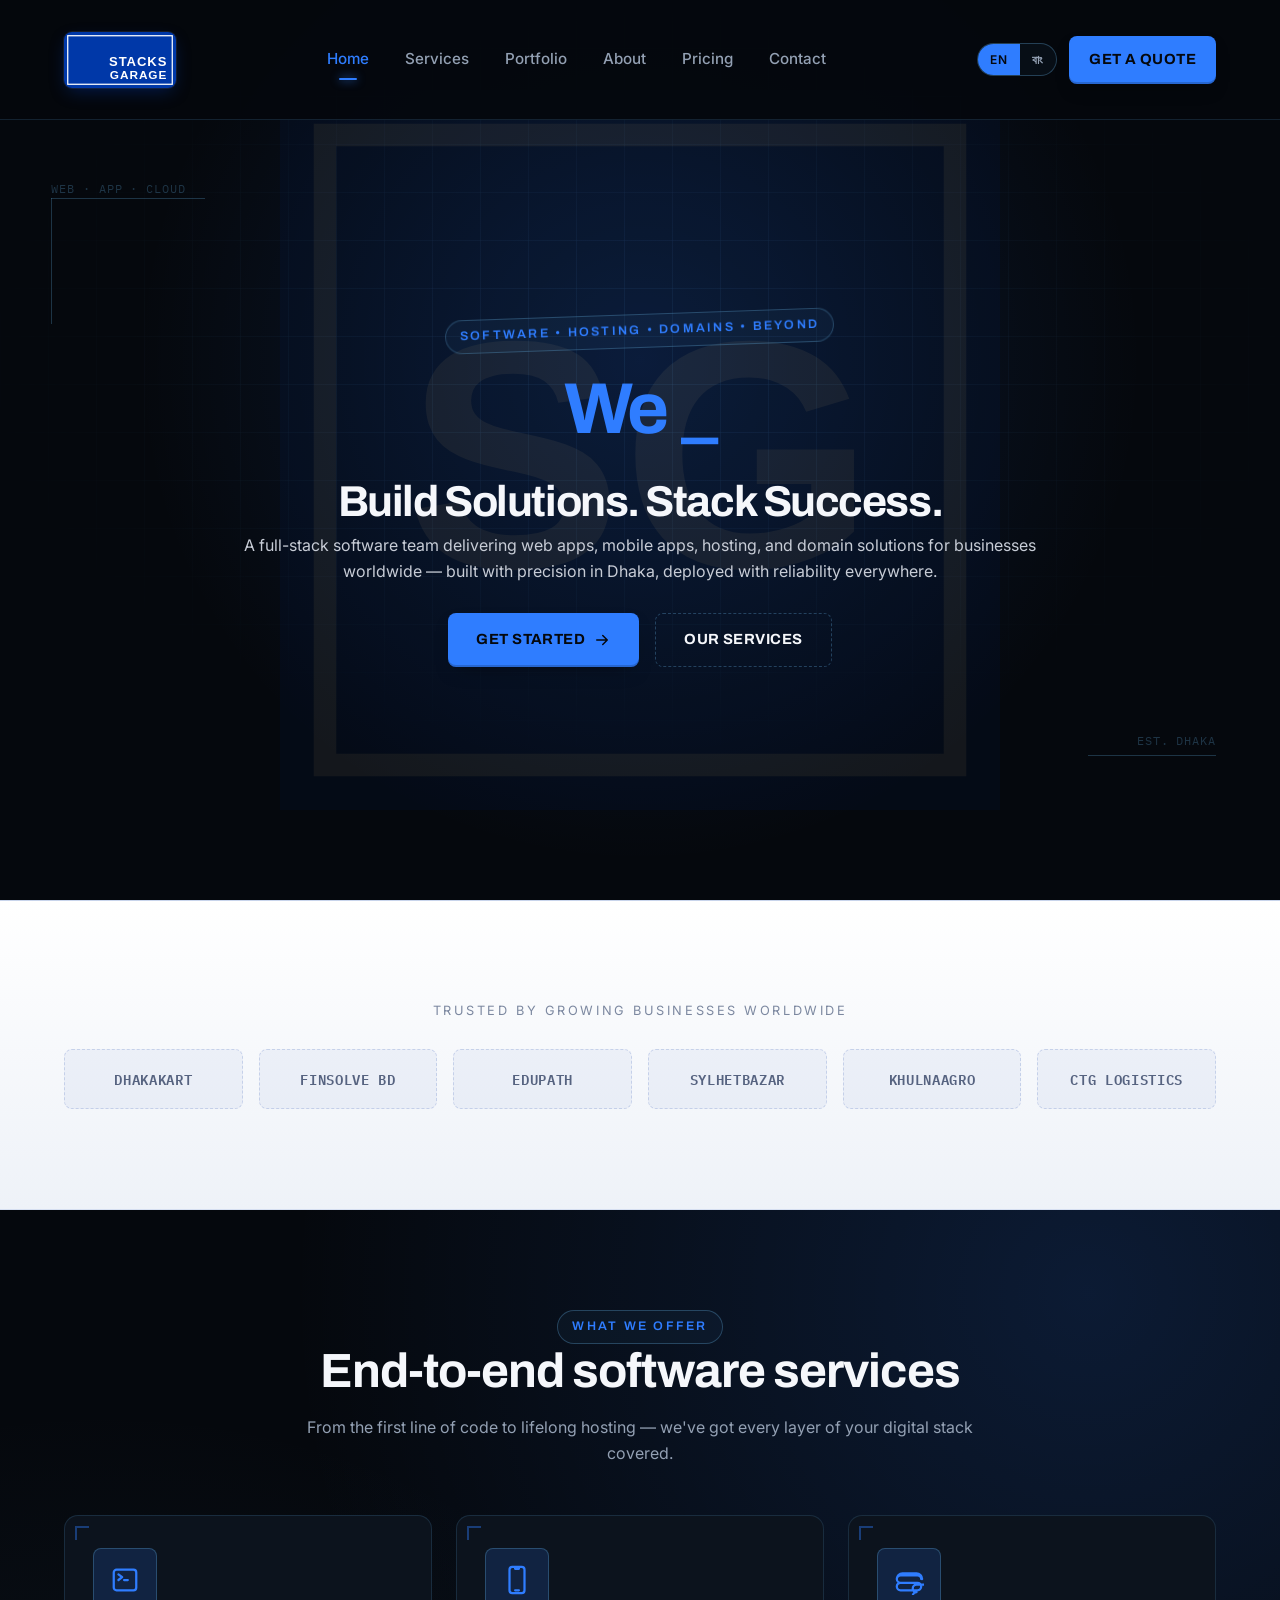
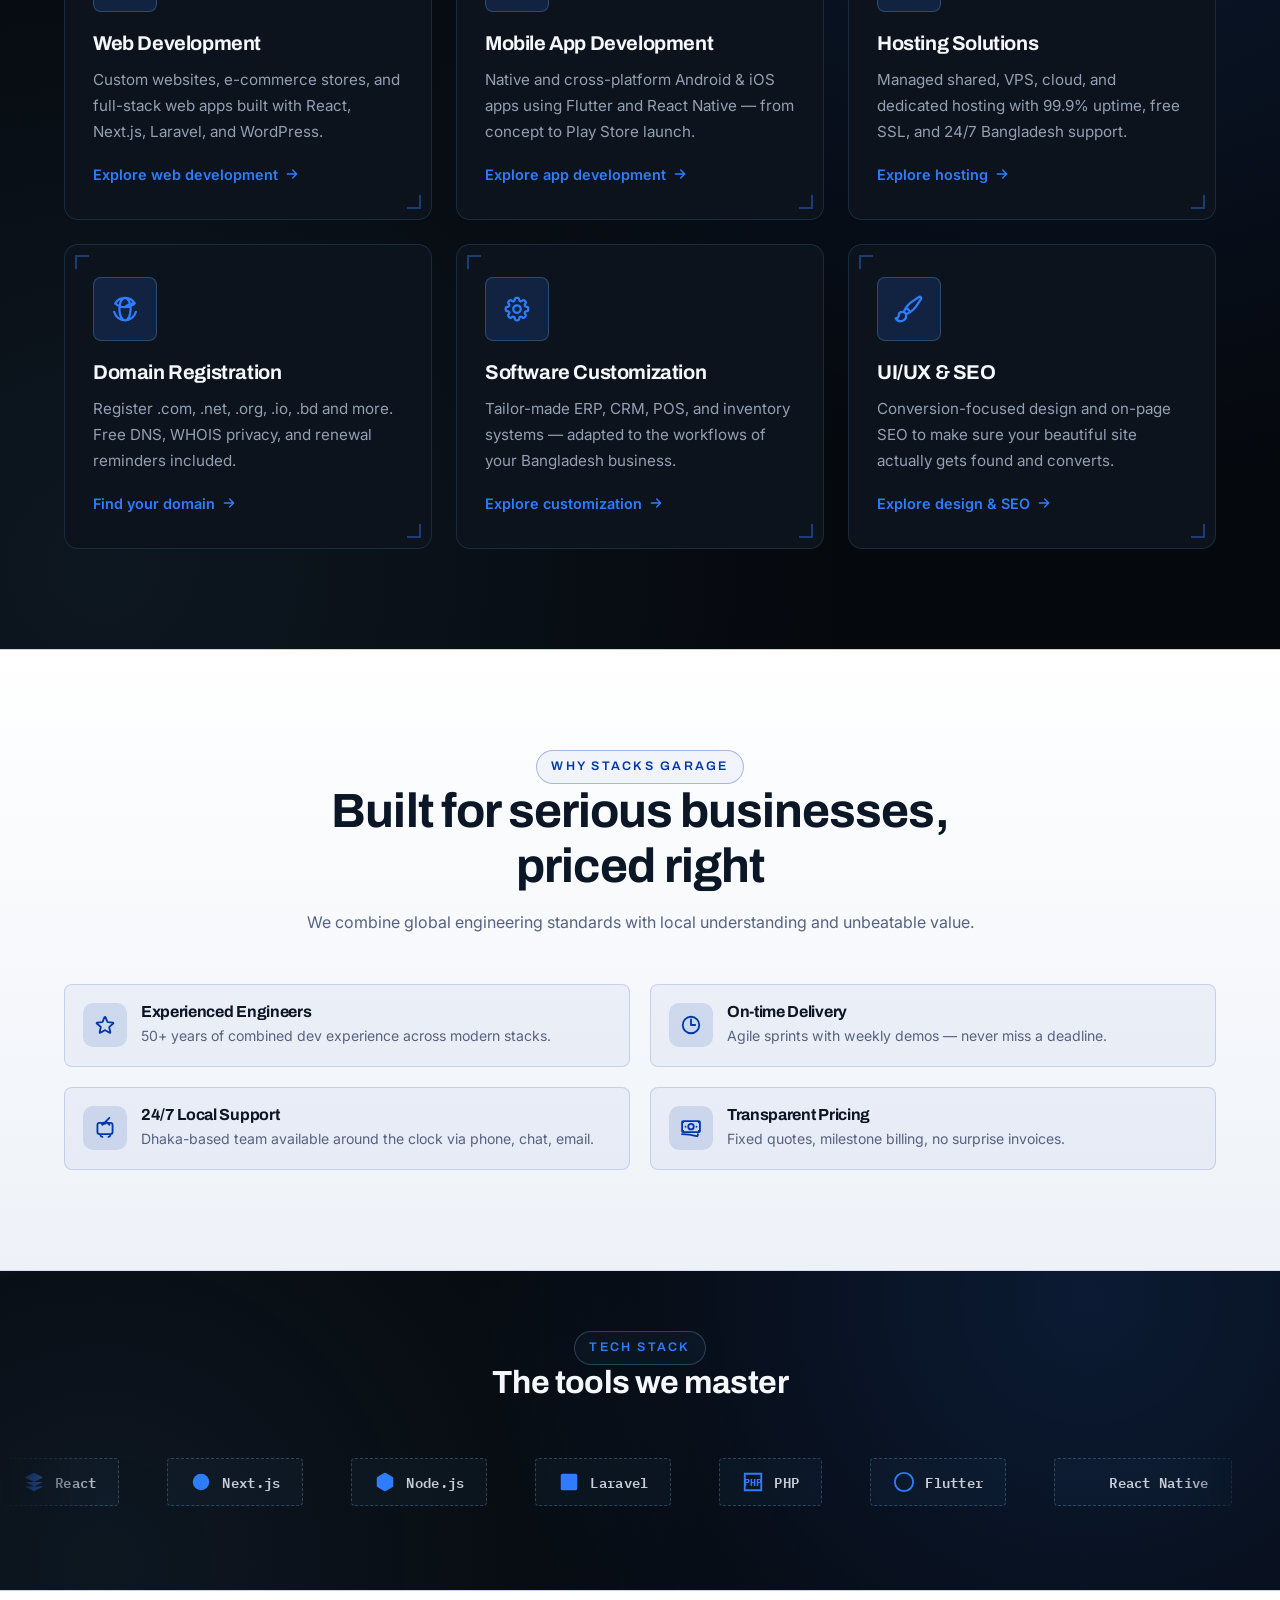
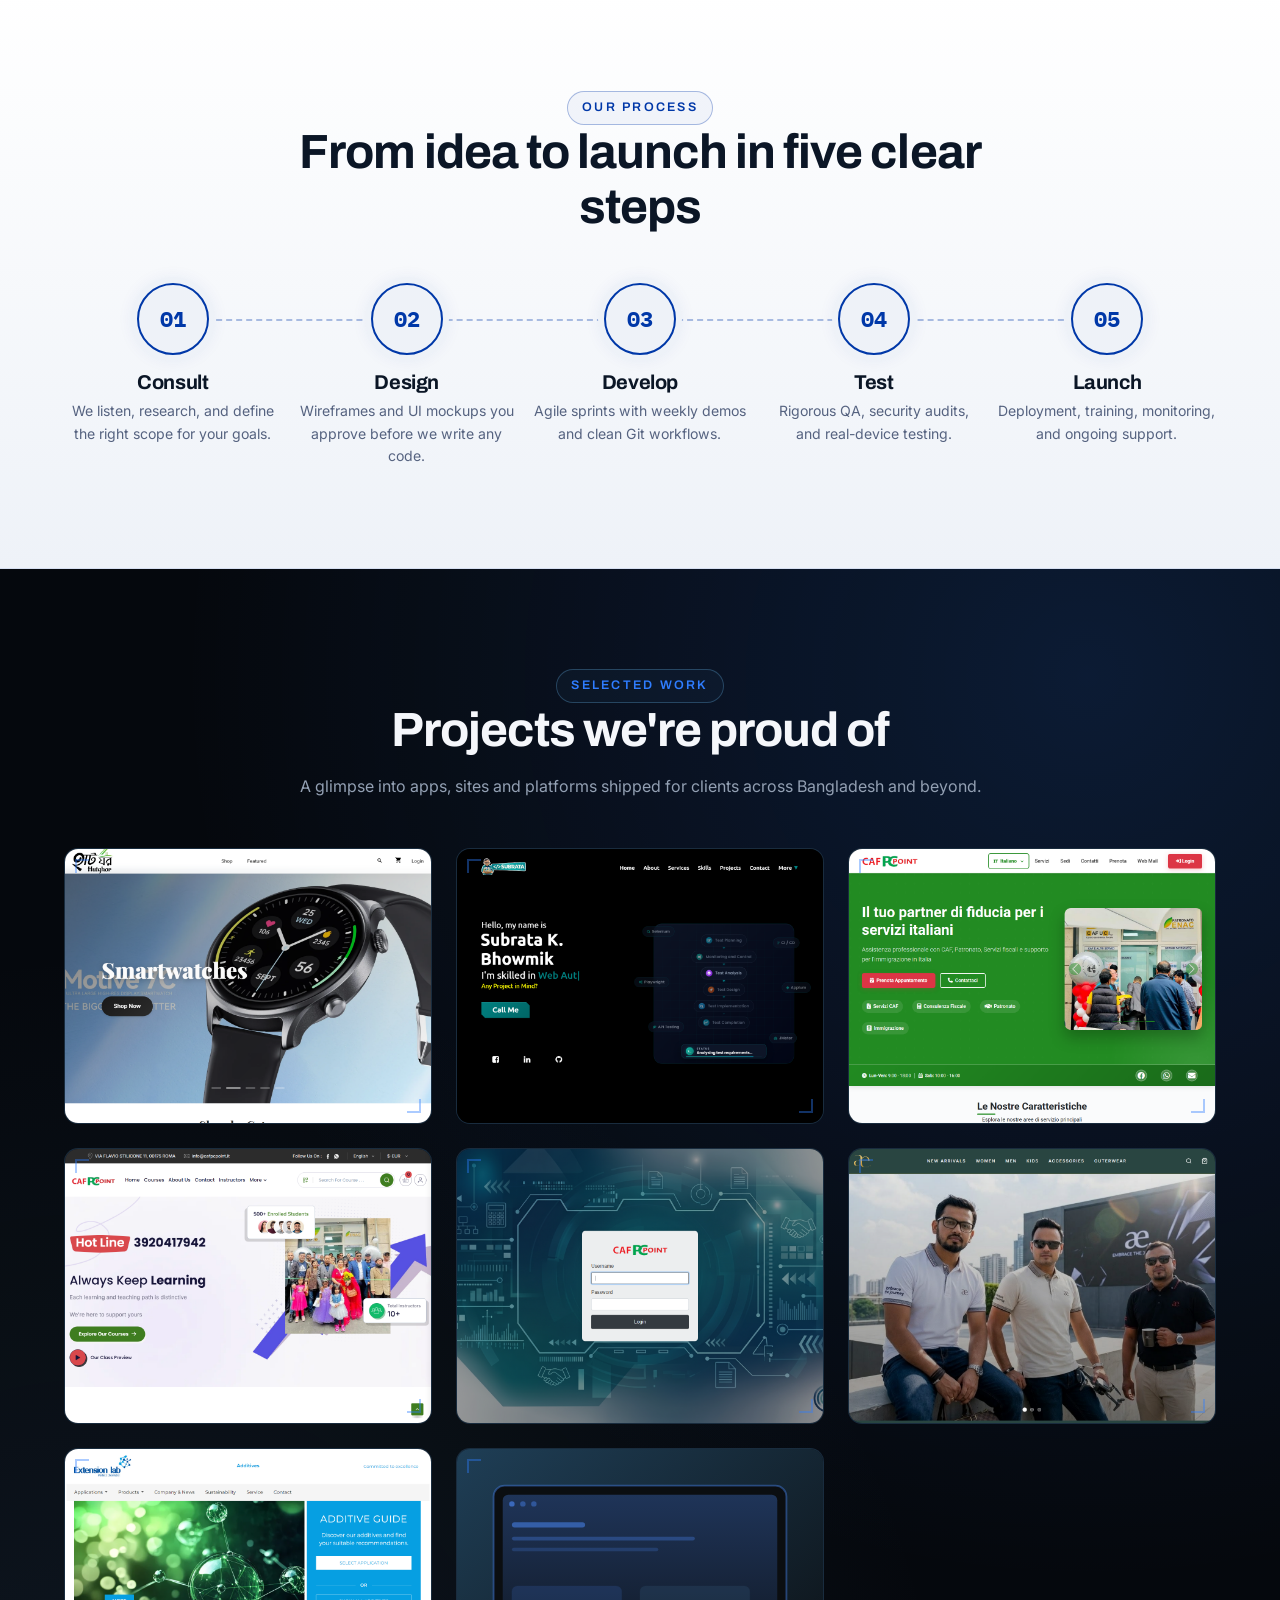
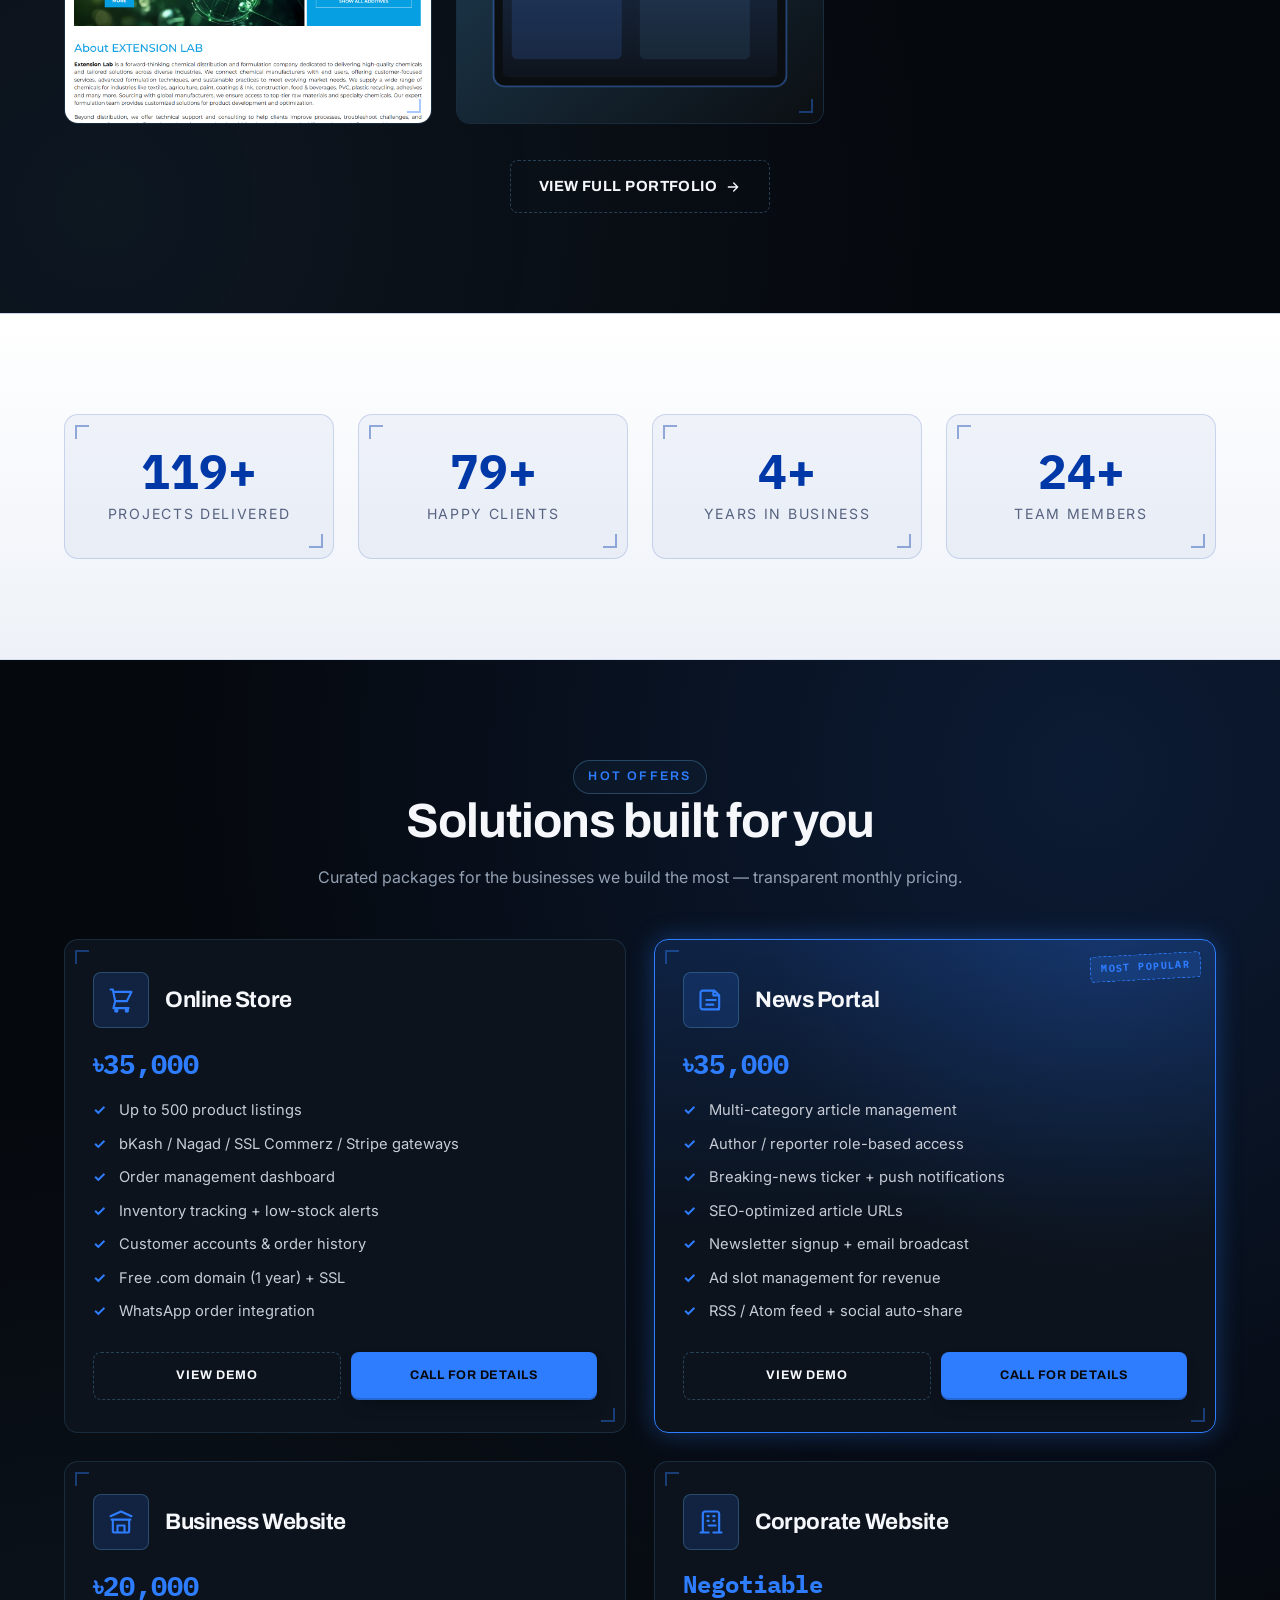
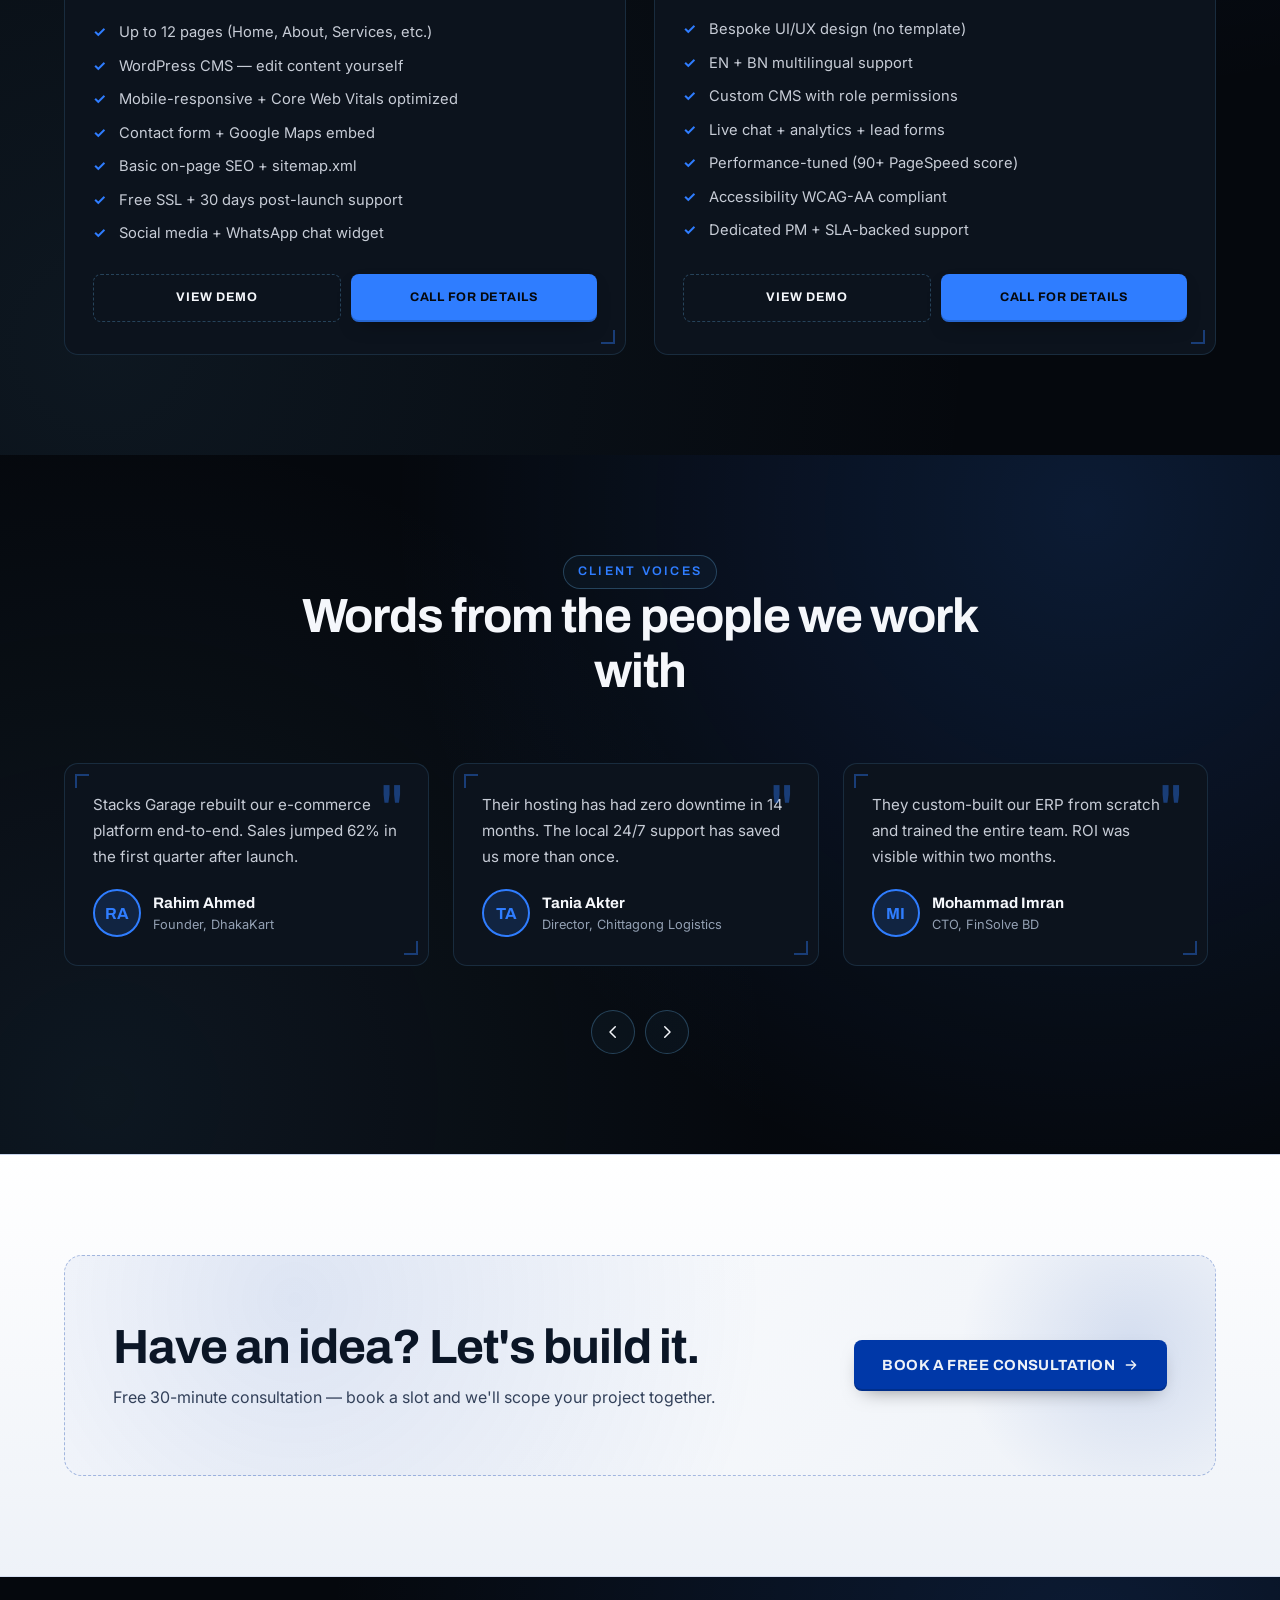
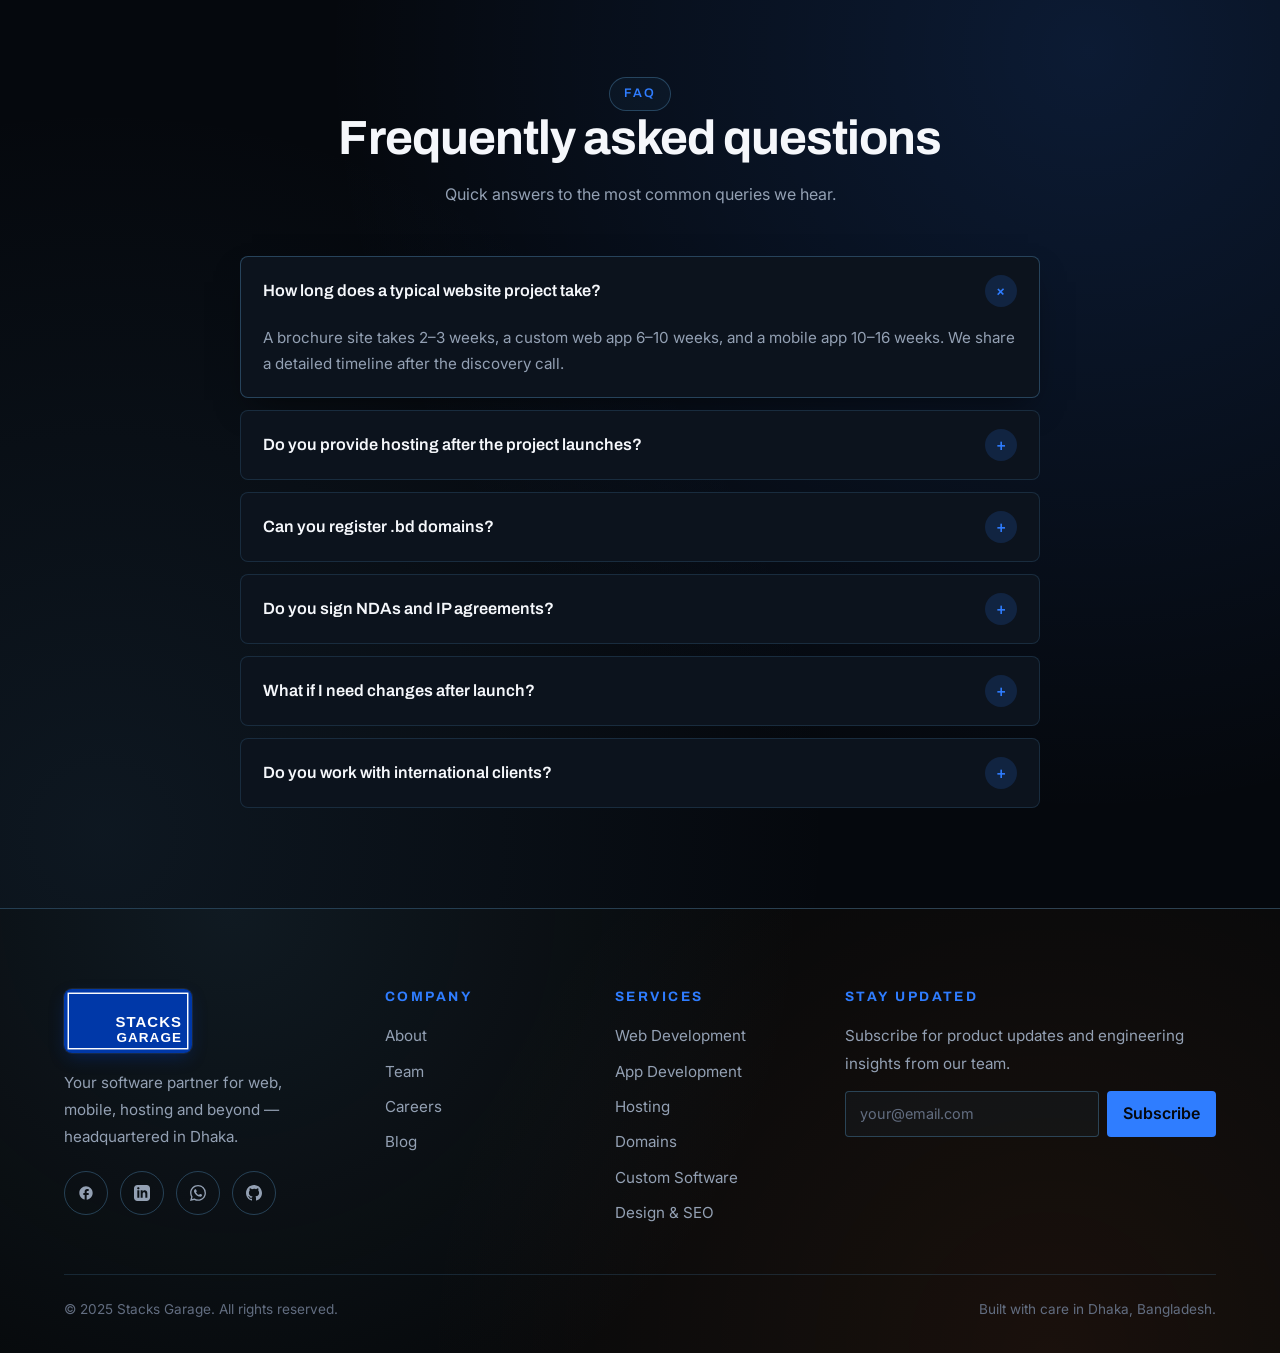
<file: index.html>
<!DOCTYPE html>
<html lang="en">
<head>
  <meta charset="UTF-8">
  <meta name="viewport" content="width=device-width, initial-scale=1.0">
  <meta name="description" content="Stacks Garage — an international software development company headquartered in Dhaka, delivering web, app, hosting, and domain solutions for businesses worldwide.">
  <meta name="keywords" content="software development company, web development, app development, hosting, domain registration, ERP, CRM, custom software, Dhaka Bangladesh">
  <meta name="author" content="Stacks Garage">
  <meta property="og:title" content="Stacks Garage — We Build. We Host. We Scale.">
  <meta property="og:description" content="End-to-end software services for clients worldwide, engineered by our team in Dhaka.">
  <meta property="og:type" content="website">
  <meta property="og:url" content="https://stacksgarage.com/">
  <meta name="theme-color" content="#0038a8">
  <link rel="canonical" href="https://stacksgarage.com/">
  <title>Stacks Garage | Build Solutions. Stack Success.</title>
  <link rel="icon" type="image/svg+xml" href="assets/img/logos/logo-mark.svg">

  <link rel="preconnect" href="https://fonts.googleapis.com">
  <link rel="preconnect" href="https://fonts.gstatic.com" crossorigin>
  <link href="https://fonts.googleapis.com/css2?family=Inter:wght@300;400;500;600;700&family=Archivo:wght@600;700;800;900&family=IBM+Plex+Mono:wght@500;600;700&family=Noto+Sans+Bengali:wght@400;500;600;700&display=swap" rel="stylesheet">

  <link rel="stylesheet" href="css/base.css">
  <link rel="stylesheet" href="css/layout.css">
  <link rel="stylesheet" href="css/components.css">
  <link rel="stylesheet" href="css/animations.css">
  <link rel="stylesheet" href="css/responsive.css">
</head>
<body>

  <!-- ============== HEADER ============== -->
  <header class="site-header">
    <div class="container nav">
      <a href="index.html" class="nav__logo" aria-label="Stacks Garage home">
        <img src="assets/img/logos/logo-plate.svg" alt="Stacks Garage" class="nav__logo-img">
      </a>

      <nav class="nav__menu" aria-label="Primary">
        <a href="#hero" class="nav__link is-active" data-i18n="nav.home">Home</a>
        <a href="#services" class="nav__link" data-i18n="nav.services">Services</a>
        <a href="#portfolio" class="nav__link" data-i18n="nav.portfolio">Portfolio</a>
        <a href="about.html" class="nav__link" data-i18n="nav.about">About</a>
        <a href="pricing.html" class="nav__link" data-i18n="nav.pricing">Pricing</a>
        <a href="contact.html" class="nav__link" data-i18n="nav.contact">Contact</a>
      </nav>

      <div class="nav__actions">
        <div class="lang-toggle" role="group" aria-label="Language">
          <button type="button" data-lang="en" class="is-active">EN</button>
          <button type="button" data-lang="bn">বাং</button>
        </div>
        <a href="contact.html" class="btn btn--primary" style="padding:10px 20px" data-i18n="nav.cta_quote">Get a Quote</a>
        <button class="nav__burger" aria-label="Toggle menu"><span></span></button>
      </div>
    </div>
  </header>

  <aside class="nav-drawer" aria-label="Mobile menu">
    <a href="#hero" class="nav__link" data-i18n="nav.home">Home</a>
    <a href="#services" class="nav__link" data-i18n="nav.services">Services</a>
    <a href="#portfolio" class="nav__link" data-i18n="nav.portfolio">Portfolio</a>
    <a href="about.html" class="nav__link" data-i18n="nav.about">About</a>
    <a href="pricing.html" class="nav__link" data-i18n="nav.pricing">Pricing</a>
    <a href="contact.html" class="nav__link" data-i18n="nav.contact">Contact</a>
    <a href="contact.html" class="btn btn--primary" data-i18n="nav.cta_quote">Get a Quote</a>
  </aside>
  <div class="nav-drawer-backdrop" aria-hidden="true"></div>

  <!-- ============== HERO ============== -->
  <section id="hero" class="hero" aria-label="Hero">
    <!-- Blueprint drafting-paper backdrop -->
    <div class="hero__blueprint" aria-hidden="true"></div>
    <div class="hero-spotlight" aria-hidden="true"></div>

    <!-- Faint network-mark watermark behind hero content -->
    <img class="hero__watermark" src="assets/img/logos/logo-mark.svg" alt="" aria-hidden="true">

    <!-- Dimension-line annotations -->
    <div class="hero__dims" aria-hidden="true">
      <span class="dim-line dim-line--h" style="top:22%;left:4%;width:12%"></span>
      <span style="top:calc(22% - 18px);left:4%">WEB · APP · CLOUD</span>
      <span class="dim-line dim-line--v" style="top:22%;left:4%;height:14%"></span>
      <span class="dim-line dim-line--h" style="bottom:16%;right:5%;width:10%"></span>
      <span style="bottom:calc(16% + 6px);right:5%">EST. DHAKA</span>
    </div>

    <div class="hero__inner">
      <span class="eyebrow stamp-in">Software • Hosting • Domains • Beyond</span>
      <h1 class="reveal reveal--delay-1" style="margin-top:20px">
        <span id="typewriter-text" style="color:var(--accent)"></span><span class="cursor-blink" style="color:var(--accent)">_</span>
        <br>
        <span style="font-size:0.6em" data-i18n="hero.headline_suffix">Build Solutions. Stack Success.</span>
      </h1>
      <p class="reveal reveal--delay-2" data-i18n="hero.subheadline">A full-stack software team delivering web apps, mobile apps, hosting, and domain solutions for businesses worldwide — built with precision in Dhaka, deployed with reliability everywhere.</p>
      <div class="hero__cta-row reveal reveal--delay-3">
        <a href="contact.html" class="btn btn--primary">
          <span data-i18n="hero.cta_primary">Get Started</span>
          <svg width="18" height="18" viewBox="0 0 24 24" fill="none" stroke="currentColor" stroke-width="2"><path stroke-linecap="round" stroke-linejoin="round" d="M5 12h14m-6-6 6 6-6 6"/></svg>
        </a>
        <a href="#services" class="btn btn--ghost" data-i18n="hero.cta_secondary">Our Services</a>
      </div>
    </div>
  </section>

  <!-- ============== TRUST BAR ============== -->
  <section class="section section-light" aria-label="Trusted by">
    <div class="container">
      <p class="trust-bar__heading reveal" data-i18n="trust.heading">Trusted by growing businesses worldwide</p>
      <div class="trust-bar reveal">
        <div class="trust-bar__item">DhakaKart</div>
        <div class="trust-bar__item">FinSolve BD</div>
        <div class="trust-bar__item">EduPath</div>
        <div class="trust-bar__item">SylhetBazar</div>
        <div class="trust-bar__item">KhulnaAgro</div>
        <div class="trust-bar__item">CTG Logistics</div>
      </div>
    </div>
  </section>

  <!-- ============== SERVICES ============== -->
  <section id="services" class="section section--dark" aria-label="Services">
    <div class="container">
      <div class="section-heading reveal">
        <span class="eyebrow" data-i18n="services.eyebrow">What we offer</span>
        <h2 data-i18n="services.heading">End-to-end software services</h2>
        <p data-i18n="services.subheading">From the first line of code to lifelong hosting — we've got every layer of your digital stack covered.</p>
      </div>

      <div class="grid grid-3">
        <article class="card reveal">
          <div class="card__icon">
            <svg viewBox="0 0 24 24" fill="none" stroke="currentColor" stroke-width="1.8"><path stroke-linecap="round" stroke-linejoin="round" d="M6.75 7.5l3 2.25-3 2.25m4.5 0h3m-9 8.25h13.5A2.25 2.25 0 0021 18V6a2.25 2.25 0 00-2.25-2.25H5.25A2.25 2.25 0 003 6v12a2.25 2.25 0 002.25 2.25z"/></svg>
          </div>
          <h3 class="card__title" data-i18n="services.items.web.title">Web Development</h3>
          <p class="card__text" data-i18n="services.items.web.text">Custom websites, e-commerce stores, and full-stack web apps built with React, Next.js, Laravel, and WordPress.</p>
          <a href="services.html" class="card__link">
            <span data-i18n="services.items.web.link">Explore web development</span>
            <svg viewBox="0 0 24 24" fill="none" stroke="currentColor" stroke-width="2"><path stroke-linecap="round" stroke-linejoin="round" d="M5 12h14m-6-6 6 6-6 6"/></svg>
          </a>
        </article>

        <article class="card reveal reveal--delay-1">
          <div class="card__icon">
            <svg viewBox="0 0 24 24" fill="none" stroke="currentColor" stroke-width="1.8"><path stroke-linecap="round" stroke-linejoin="round" d="M10.5 1.5H8.25A2.25 2.25 0 006 3.75v16.5a2.25 2.25 0 002.25 2.25h7.5A2.25 2.25 0 0018 20.25V3.75a2.25 2.25 0 00-2.25-2.25H13.5m-3 0V3h3V1.5m-3 0h3m-3 18.75h3"/></svg>
          </div>
          <h3 class="card__title" data-i18n="services.items.app.title">Mobile App Development</h3>
          <p class="card__text" data-i18n="services.items.app.text">Native and cross-platform Android & iOS apps using Flutter and React Native — from concept to Play Store launch.</p>
          <a href="services.html" class="card__link">
            <span data-i18n="services.items.app.link">Explore app development</span>
            <svg viewBox="0 0 24 24" fill="none" stroke="currentColor" stroke-width="2"><path stroke-linecap="round" stroke-linejoin="round" d="M5 12h14m-6-6 6 6-6 6"/></svg>
          </a>
        </article>

        <article class="card reveal reveal--delay-2">
          <div class="card__icon">
            <svg viewBox="0 0 24 24" fill="none" stroke="currentColor" stroke-width="1.8"><path stroke-linecap="round" stroke-linejoin="round" d="M5.25 14.25h13.5m-13.5 0a3 3 0 01-3-3m3 3a3 3 0 100 6h13.5a3 3 0 100-6m-16.5-3a3 3 0 013-3h13.5a3 3 0 013 3m-19.5 0a4.5 4.5 0 014.5-4.5h11.25a4.5 4.5 0 014.5 4.5m-4.5 10.5a3 3 0 01-3-3m3 3a3 3 0 100 6h7.5a3 3 0 100-6m-10.5-3a3 3 0 013-3h7.5a3 3 0 013 3"/></svg>
          </div>
          <h3 class="card__title" data-i18n="services.items.hosting.title">Hosting Solutions</h3>
          <p class="card__text" data-i18n="services.items.hosting.text">Managed shared, VPS, cloud, and dedicated hosting with 99.9% uptime, free SSL, and 24/7 Bangladesh support.</p>
          <a href="services.html" class="card__link">
            <span data-i18n="services.items.hosting.link">Explore hosting</span>
            <svg viewBox="0 0 24 24" fill="none" stroke="currentColor" stroke-width="2"><path stroke-linecap="round" stroke-linejoin="round" d="M5 12h14m-6-6 6 6-6 6"/></svg>
          </a>
        </article>

        <article class="card reveal">
          <div class="card__icon">
            <svg viewBox="0 0 24 24" fill="none" stroke="currentColor" stroke-width="1.8"><path stroke-linecap="round" stroke-linejoin="round" d="M12 21a9.004 9.004 0 008.716-6.747M12 21a9.004 9.004 0 01-8.716-6.747M12 21c2.485 0 4.5-4.03 4.5-9S14.485 3 12 3m0 18c-2.485 0-4.5-4.03-4.5-9S9.515 3 12 3m0 0a8.997 8.997 0 017.843 4.582M12 3a8.997 8.997 0 00-7.843 4.582m15.686 0A11.953 11.953 0 0112 10.5c-2.998 0-5.74-1.1-7.843-2.918m15.686 0A11.953 11.953 0 0012 10.5c-2.998 0-5.74-1.1-7.843-2.918"/></svg>
          </div>
          <h3 class="card__title" data-i18n="services.items.domain.title">Domain Registration</h3>
          <p class="card__text" data-i18n="services.items.domain.text">Register .com, .net, .org, .io, .bd and more. Free DNS, WHOIS privacy, and renewal reminders included.</p>
          <a href="services.html" class="card__link">
            <span data-i18n="services.items.domain.link">Find your domain</span>
            <svg viewBox="0 0 24 24" fill="none" stroke="currentColor" stroke-width="2"><path stroke-linecap="round" stroke-linejoin="round" d="M5 12h14m-6-6 6 6-6 6"/></svg>
          </a>
        </article>

        <article class="card reveal reveal--delay-1">
          <div class="card__icon">
            <svg viewBox="0 0 24 24" fill="none" stroke="currentColor" stroke-width="1.8"><path stroke-linecap="round" stroke-linejoin="round" d="M10.343 3.94c.09-.542.56-.94 1.11-.94h1.093c.55 0 1.02.398 1.11.94l.149.894c.07.424.384.764.78.93.398.164.855.142 1.205-.108l.737-.527a1.125 1.125 0 011.45.12l.773.774c.39.389.44 1.002.12 1.45l-.527.737c-.25.35-.272.806-.107 1.204.165.397.505.71.93.78l.893.15c.543.09.94.56.94 1.109v1.094c0 .55-.397 1.02-.94 1.11l-.894.149c-.424.07-.764.383-.929.78-.165.398-.143.854.107 1.204l.527.738c.32.447.269 1.06-.12 1.45l-.774.773a1.125 1.125 0 01-1.449.12l-.738-.527c-.35-.25-.806-.272-1.203-.107-.397.165-.71.505-.781.929l-.149.894c-.09.542-.56.94-1.11.94h-1.094c-.55 0-1.019-.398-1.11-.94l-.148-.894c-.071-.424-.384-.764-.781-.93-.398-.164-.854-.142-1.205.108l-.737.527c-.448.32-1.06.269-1.45-.12l-.773-.774a1.125 1.125 0 01-.12-1.45l.527-.737c.25-.35.273-.806.108-1.204-.165-.397-.506-.71-.93-.78l-.894-.15c-.542-.09-.94-.56-.94-1.109v-1.094c0-.55.398-1.02.94-1.11l.894-.149c.424-.07.765-.383.93-.78.165-.398.143-.854-.108-1.204l-.526-.738a1.125 1.125 0 01.12-1.45l.773-.773a1.125 1.125 0 011.45-.12l.737.527c.35.25.807.272 1.204.107.397-.165.71-.505.78-.929l.15-.894z"/><path stroke-linecap="round" stroke-linejoin="round" d="M15 12a3 3 0 11-6 0 3 3 0 016 0z"/></svg>
          </div>
          <h3 class="card__title" data-i18n="services.items.custom.title">Software Customization</h3>
          <p class="card__text" data-i18n="services.items.custom.text">Tailor-made ERP, CRM, POS, and inventory systems — adapted to the workflows of your Bangladesh business.</p>
          <a href="services.html" class="card__link">
            <span data-i18n="services.items.custom.link">Explore customization</span>
            <svg viewBox="0 0 24 24" fill="none" stroke="currentColor" stroke-width="2"><path stroke-linecap="round" stroke-linejoin="round" d="M5 12h14m-6-6 6 6-6 6"/></svg>
          </a>
        </article>

        <article class="card reveal reveal--delay-2">
          <div class="card__icon">
            <svg viewBox="0 0 24 24" fill="none" stroke="currentColor" stroke-width="1.8"><path stroke-linecap="round" stroke-linejoin="round" d="M9.53 16.122a3 3 0 00-5.78 1.128 2.25 2.25 0 01-2.4 2.245 4.5 4.5 0 008.4-2.245c0-.399-.078-.78-.22-1.128zm0 0a15.998 15.998 0 003.388-1.62m-5.043-.025a15.994 15.994 0 011.622-3.395m3.42 3.42a15.995 15.995 0 004.764-4.648l3.876-5.814a1.151 1.151 0 00-1.597-1.597L14.146 6.32a15.996 15.996 0 00-4.649 4.763m3.42 3.42a6.776 6.776 0 00-3.42-3.42"/></svg>
          </div>
          <h3 class="card__title" data-i18n="services.items.design.title">UI/UX & SEO</h3>
          <p class="card__text" data-i18n="services.items.design.text">Conversion-focused design and on-page SEO to make sure your beautiful site actually gets found and converts.</p>
          <a href="services.html" class="card__link">
            <span data-i18n="services.items.design.link">Explore design & SEO</span>
            <svg viewBox="0 0 24 24" fill="none" stroke="currentColor" stroke-width="2"><path stroke-linecap="round" stroke-linejoin="round" d="M5 12h14m-6-6 6 6-6 6"/></svg>
          </a>
        </article>
      </div>
    </div>
  </section>

  <!-- ============== WHY CHOOSE US ============== -->
  <section class="section section-light" aria-label="Why choose us">
    <div class="container">
      <div class="section-heading reveal">
        <span class="eyebrow" data-i18n="why.eyebrow">Why Stacks Garage</span>
        <h2 data-i18n="why.heading">Built for serious businesses, priced right</h2>
        <p data-i18n="why.subheading">We combine global engineering standards with local understanding and unbeatable value.</p>
      </div>

      <div class="feature-list">
        <div class="feature-item reveal">
          <div class="feature-item__icon">
            <svg viewBox="0 0 24 24" fill="none" stroke="currentColor" stroke-width="2"><path stroke-linecap="round" stroke-linejoin="round" d="M11.48 3.499a.562.562 0 011.04 0l2.125 5.111a.563.563 0 00.475.345l5.518.442c.499.04.701.663.321.988l-4.204 3.602a.563.563 0 00-.182.557l1.285 5.385a.562.562 0 01-.84.61l-4.725-2.885a.563.563 0 00-.586 0L6.982 20.54a.562.562 0 01-.84-.61l1.285-5.386a.562.562 0 00-.182-.557l-4.204-3.602a.563.563 0 01.321-.988l5.518-.442a.563.563 0 00.475-.345L11.48 3.5z"/></svg>
          </div>
          <div>
            <h4 class="feature-item__title" data-i18n="why.features.experience.title">Experienced Engineers</h4>
            <p class="feature-item__text" data-i18n="why.features.experience.text">50+ years of combined dev experience across modern stacks.</p>
          </div>
        </div>
        <div class="feature-item reveal reveal--delay-1">
          <div class="feature-item__icon">
            <svg viewBox="0 0 24 24" fill="none" stroke="currentColor" stroke-width="2"><path stroke-linecap="round" stroke-linejoin="round" d="M12 6v6h4.5m4.5 0a9 9 0 11-18 0 9 9 0 0118 0z"/></svg>
          </div>
          <div>
            <h4 class="feature-item__title" data-i18n="why.features.delivery.title">On-time Delivery</h4>
            <p class="feature-item__text" data-i18n="why.features.delivery.text">Agile sprints with weekly demos — never miss a deadline.</p>
          </div>
        </div>
        <div class="feature-item reveal reveal--delay-2">
          <div class="feature-item__icon">
            <svg viewBox="0 0 24 24" fill="none" stroke="currentColor" stroke-width="2"><path stroke-linecap="round" stroke-linejoin="round" d="M20.25 8.511c0-1.195-.969-2.163-2.164-2.163H5.914c-1.195 0-2.164.968-2.164 2.163v7.978c0 1.195.969 2.163 2.164 2.163h12.172c1.195 0 2.164-.968 2.164-2.163V8.511zM9.158 21.75a1.97 1.97 0 01-1.951-1.557M15.793 21.75a1.97 1.97 0 001.951-1.557M9.158 8.489l-.444-.834 1.21-1.21a.75.75 0 011.06 0l1.06 1.06m-2.886 1.005l3.829-3.83m0 0l3.83-3.83m-3.83 3.83l3.83 3.83"/></svg>
          </div>
          <div>
            <h4 class="feature-item__title" data-i18n="why.features.support.title">24/7 Local Support</h4>
            <p class="feature-item__text" data-i18n="why.features.support.text">Dhaka-based team available around the clock via phone, chat, email.</p>
          </div>
        </div>
        <div class="feature-item reveal reveal--delay-3">
          <div class="feature-item__icon">
            <svg viewBox="0 0 24 24" fill="none" stroke="currentColor" stroke-width="2"><path stroke-linecap="round" stroke-linejoin="round" d="M2.25 18.75a60.07 60.07 0 0115.797 2.101c.727.198 1.453-.342 1.453-1.096V18.75M3.75 4.5v.75A.75.75 0 013 6h-.75m0 0v-.375c0-.621.504-1.125 1.125-1.125H20.25M2.25 6v9m18-10.5v.75c0 .414.336.75.75.75h.75m-1.5-1.5h.375c.621 0 1.125.504 1.125 1.125v9.75c0 .621-.504 1.125-1.125 1.125h-.375m1.5-1.5H21a.75.75 0 00-.75.75v.75m0 0H3.75m0 0h-.375a1.125 1.125 0 01-1.125-1.125V15m1.5 1.5v-.75A.75.75 0 003 15h-.75M15 10.5a3 3 0 11-6 0 3 3 0 016 0zm3 0h.008v.008H18V10.5zm-12 0h.008v.008H6V10.5z"/></svg>
          </div>
          <div>
            <h4 class="feature-item__title" data-i18n="why.features.pricing.title">Transparent Pricing</h4>
            <p class="feature-item__text" data-i18n="why.features.pricing.text">Fixed quotes, milestone billing, no surprise invoices.</p>
          </div>
        </div>
      </div>
    </div>
  </section>

  <!-- ============== TECH STACK ============== -->
  <section class="section section--dark" aria-label="Tech stack" style="padding:60px 0">
    <div class="container">
      <div class="section-heading reveal" style="margin-bottom:2rem">
        <span class="eyebrow" data-i18n="stack.eyebrow">Tech stack</span>
        <h2 data-i18n="stack.heading" style="font-size:2rem">The tools we master</h2>
      </div>
    </div>
    <div class="marquee">
      <div class="marquee__track">
        <div class="marquee__item"><svg viewBox="0 0 24 24" fill="currentColor"><path d="M12 2L2 7l10 5 10-5-10-5zM2 17l10 5 10-5M2 12l10 5 10-5"/></svg> React</div>
        <div class="marquee__item"><svg viewBox="0 0 24 24" fill="currentColor"><circle cx="12" cy="12" r="9"/></svg> Next.js</div>
        <div class="marquee__item"><svg viewBox="0 0 24 24" fill="currentColor"><path d="M21 16V8a2 2 0 00-1-1.73l-7-4a2 2 0 00-2 0l-7 4A2 2 0 003 8v8a2 2 0 001 1.73l7 4a2 2 0 002 0l7-4A2 2 0 0021 16z"/></svg> Node.js</div>
        <div class="marquee__item"><svg viewBox="0 0 24 24" fill="currentColor"><rect x="3" y="3" width="18" height="18" rx="2"/></svg> Laravel</div>
        <div class="marquee__item"><svg viewBox="0 0 24 24" fill="currentColor"><path d="M3 3h18v18H3z" fill="none" stroke="currentColor" stroke-width="2"/><text x="12" y="16" text-anchor="middle" font-size="11" font-weight="bold">PHP</text></svg> PHP</div>
        <div class="marquee__item"><svg viewBox="0 0 24 24" fill="currentColor"><circle cx="12" cy="12" r="10" fill="none" stroke="currentColor" stroke-width="2"/></svg> Flutter</div>
        <div class="marquee__item"><svg viewBox="0 0 24 24" fill="currentColor"><path d="M12 2v20M2 12h20"/></svg> React Native</div>
        <div class="marquee__item"><svg viewBox="0 0 24 24" fill="currentColor"><path d="M21 7l-9-5-9 5v10l9 5 9-5V7z"/></svg> AWS</div>
        <div class="marquee__item"><svg viewBox="0 0 24 24" fill="currentColor"><circle cx="12" cy="12" r="8" fill="none" stroke="currentColor" stroke-width="2"/></svg> MongoDB</div>
        <div class="marquee__item"><svg viewBox="0 0 24 24" fill="currentColor"><ellipse cx="12" cy="6" rx="9" ry="3" fill="none" stroke="currentColor" stroke-width="2"/><path d="M3 6v6c0 1.66 4.03 3 9 3s9-1.34 9-3V6M3 12v6c0 1.66 4.03 3 9 3s9-1.34 9-3v-6" fill="none" stroke="currentColor" stroke-width="2"/></svg> MySQL</div>
        <div class="marquee__item"><svg viewBox="0 0 24 24" fill="currentColor"><rect x="3" y="6" width="18" height="12" rx="2" fill="none" stroke="currentColor" stroke-width="2"/></svg> cPanel</div>
        <div class="marquee__item"><svg viewBox="0 0 24 24" fill="currentColor"><path d="M12 2L2 7l10 5 10-5-10-5z"/></svg> WordPress</div>
        <!-- duplicate for seamless scroll -->
        <div class="marquee__item"><svg viewBox="0 0 24 24" fill="currentColor"><path d="M12 2L2 7l10 5 10-5-10-5zM2 17l10 5 10-5M2 12l10 5 10-5"/></svg> React</div>
        <div class="marquee__item"><svg viewBox="0 0 24 24" fill="currentColor"><circle cx="12" cy="12" r="9"/></svg> Next.js</div>
        <div class="marquee__item"><svg viewBox="0 0 24 24" fill="currentColor"><path d="M21 16V8a2 2 0 00-1-1.73l-7-4a2 2 0 00-2 0l-7 4A2 2 0 003 8v8a2 2 0 001 1.73l7 4a2 2 0 002 0l7-4A2 2 0 0021 16z"/></svg> Node.js</div>
        <div class="marquee__item"><svg viewBox="0 0 24 24" fill="currentColor"><rect x="3" y="3" width="18" height="18" rx="2"/></svg> Laravel</div>
        <div class="marquee__item"><svg viewBox="0 0 24 24" fill="currentColor"><path d="M3 3h18v18H3z" fill="none" stroke="currentColor" stroke-width="2"/></svg> PHP</div>
        <div class="marquee__item"><svg viewBox="0 0 24 24" fill="currentColor"><circle cx="12" cy="12" r="10" fill="none" stroke="currentColor" stroke-width="2"/></svg> Flutter</div>
        <div class="marquee__item"><svg viewBox="0 0 24 24" fill="currentColor"><path d="M12 2v20M2 12h20"/></svg> React Native</div>
        <div class="marquee__item"><svg viewBox="0 0 24 24" fill="currentColor"><path d="M21 7l-9-5-9 5v10l9 5 9-5V7z"/></svg> AWS</div>
        <div class="marquee__item"><svg viewBox="0 0 24 24" fill="currentColor"><circle cx="12" cy="12" r="8" fill="none" stroke="currentColor" stroke-width="2"/></svg> MongoDB</div>
        <div class="marquee__item"><svg viewBox="0 0 24 24" fill="currentColor"><ellipse cx="12" cy="6" rx="9" ry="3" fill="none" stroke="currentColor" stroke-width="2"/></svg> MySQL</div>
        <div class="marquee__item"><svg viewBox="0 0 24 24" fill="currentColor"><rect x="3" y="6" width="18" height="12" rx="2" fill="none" stroke="currentColor" stroke-width="2"/></svg> cPanel</div>
        <div class="marquee__item"><svg viewBox="0 0 24 24" fill="currentColor"><path d="M12 2L2 7l10 5 10-5-10-5z"/></svg> WordPress</div>
      </div>
    </div>
  </section>

  <!-- ============== PROCESS ============== -->
  <section class="section section-light" aria-label="Our process">
    <div class="container">
      <div class="section-heading reveal">
        <span class="eyebrow" data-i18n="process.eyebrow">Our process</span>
        <h2 data-i18n="process.heading">From idea to launch in five clear steps</h2>
      </div>
      <div class="process">
        <div class="process__step reveal">
          <div class="process__num">01</div>
          <h4 class="process__title" data-i18n="process.steps.0.title">Consult</h4>
          <p class="process__desc" data-i18n="process.steps.0.desc">We listen, research, and define the right scope for your goals.</p>
        </div>
        <div class="process__step reveal reveal--delay-1">
          <div class="process__num">02</div>
          <h4 class="process__title" data-i18n="process.steps.1.title">Design</h4>
          <p class="process__desc" data-i18n="process.steps.1.desc">Wireframes and UI mockups you approve before we write any code.</p>
        </div>
        <div class="process__step reveal reveal--delay-2">
          <div class="process__num">03</div>
          <h4 class="process__title" data-i18n="process.steps.2.title">Develop</h4>
          <p class="process__desc" data-i18n="process.steps.2.desc">Agile sprints with weekly demos and clean Git workflows.</p>
        </div>
        <div class="process__step reveal reveal--delay-3">
          <div class="process__num">04</div>
          <h4 class="process__title" data-i18n="process.steps.3.title">Test</h4>
          <p class="process__desc" data-i18n="process.steps.3.desc">Rigorous QA, security audits, and real-device testing.</p>
        </div>
        <div class="process__step reveal reveal--delay-4">
          <div class="process__num">05</div>
          <h4 class="process__title" data-i18n="process.steps.4.title">Launch</h4>
          <p class="process__desc" data-i18n="process.steps.4.desc">Deployment, training, monitoring, and ongoing support.</p>
        </div>
      </div>
    </div>
  </section>

  <!-- ============== PORTFOLIO PREVIEW ============== -->
  <section id="portfolio" class="section section--dark" aria-label="Portfolio">
    <div class="container">
      <div class="section-heading reveal">
        <span class="eyebrow" data-i18n="portfolio.eyebrow">Selected work</span>
        <h2 data-i18n="portfolio.heading">Projects we're proud of</h2>
        <p data-i18n="portfolio.subheading">A glimpse into apps, sites and platforms shipped for clients across Bangladesh and beyond.</p>
      </div>

      <div class="portfolio-grid">
        <a href="https://www.hutghor.com" target="_blank" rel="noopener" class="portfolio-card reveal" data-category="web">
          <img src="assets/img/portfolio/hutghor.png" alt="HutGhor e-commerce store" loading="lazy">
          <div class="portfolio-card__overlay">
            <h4>HutGhor</h4>
            <span>E-commerce Store</span>
            <span class="portfolio-card__metric">Live · www.hutghor.com</span>
            <div class="tags"><span class="tag">E-commerce</span><span class="tag">Fashion</span></div>
          </div>
        </a>
        <a href="https://www.subrata.tech" target="_blank" rel="noopener" class="portfolio-card reveal reveal--delay-1" data-category="web">
          <img src="assets/img/portfolio/subrata-tech.png" alt="Subrata.tech developer portfolio" loading="lazy">
          <div class="portfolio-card__overlay">
            <h4>Subrata.tech</h4>
            <span>Developer Portfolio</span>
            <span class="portfolio-card__metric">15+ Yrs Experience</span>
            <div class="tags"><span class="tag">Portfolio</span><span class="tag">Frontend</span></div>
          </div>
        </a>
        <a href="https://www.cafpcpoint.it" target="_blank" rel="noopener" class="portfolio-card reveal reveal--delay-2" data-category="web">
          <img src="assets/img/portfolio/cafpcpoint.png" alt="CAF PC POINT agency website" loading="lazy">
          <div class="portfolio-card__overlay">
            <h4>CAF PC POINT</h4>
            <span>Agency Website</span>
            <span class="portfolio-card__metric">3 Languages · IT/EN/BN</span>
            <div class="tags"><span class="tag">Corporate</span><span class="tag">Multilingual</span></div>
          </div>
        </a>
        <a href="https://corsi.cafpcpoint.it" target="_blank" rel="noopener" class="portfolio-card reveal" data-category="custom software">
          <img src="assets/img/portfolio/corsi-lms.png" alt="Corsi LMS learning platform" loading="lazy">
          <div class="portfolio-card__overlay">
            <h4>Corsi LMS</h4>
            <span>Learning Platform</span>
            <span class="portfolio-card__metric">500+ Enrolled Students</span>
            <div class="tags"><span class="tag">LMS</span><span class="tag">E-learning</span></div>
          </div>
        </a>
        <a href="https://soft.cafpcpoint.it" target="_blank" rel="noopener" class="portfolio-card reveal reveal--delay-1" data-category="custom software">
          <img src="assets/img/portfolio/soft-portal.png" alt="CAF Soft custom software portal" loading="lazy">
          <div class="portfolio-card__overlay">
            <h4>CAF Soft</h4>
            <span>Custom Software Portal</span>
            <span class="portfolio-card__metric">Secure Client Portal</span>
            <div class="tags"><span class="tag">CAF Management</span><span class="tag">Auth</span></div>
          </div>
        </a>
        <a href="https://www.apparelelegance.com" target="_blank" rel="noopener" class="portfolio-card reveal reveal--delay-2" data-category="web">
          <img src="assets/img/portfolio/apparel-elegance.png" alt="Apparel Elegance garment manufacturer website" loading="lazy">
          <div class="portfolio-card__overlay">
            <h4>Apparel Elegance</h4>
            <span>Garment Manufacturer</span>
            <span class="portfolio-card__metric">Live · www.apparelelegance.com</span>
            <div class="tags"><span class="tag">Manufacturing</span><span class="tag">Corporate</span></div>
          </div>
        </a>
        <a href="https://extension-lab.com/" target="_blank" rel="noopener" class="portfolio-card reveal" data-category="web">
          <img src="assets/img/portfolio/extension-lab.png" alt="Extension Lab chemical engineering website" loading="lazy">
          <div class="portfolio-card__overlay">
            <h4>Extension Lab</h4>
            <span>Chemical Engineering</span>
            <span class="portfolio-card__metric">Live · extension-lab.com</span>
            <div class="tags"><span class="tag">Engineering</span><span class="tag">Corporate</span></div>
          </div>
        </a>
        <a href="portfolio.html" class="portfolio-card reveal reveal--delay-1" data-category="web">
          <img src="assets/img/portfolio/ecommerce.svg" alt="DhakaKart e-commerce platform" loading="lazy">
          <div class="portfolio-card__overlay">
            <h4>DhakaKart</h4>
            <span>E-commerce Platform</span>
            <span class="portfolio-card__metric">+62% Sales, Q1</span>
            <div class="tags"><span class="tag">Next.js</span><span class="tag">Stripe</span></div>
          </div>
        </a>
      </div>

      <div class="text-center" style="margin-top:36px">
        <a href="portfolio.html" class="btn btn--ghost">
          <span data-i18n="portfolio.view_all">View full portfolio</span>
          <svg width="16" height="16" viewBox="0 0 24 24" fill="none" stroke="currentColor" stroke-width="2"><path stroke-linecap="round" stroke-linejoin="round" d="M5 12h14m-6-6 6 6-6 6"/></svg>
        </a>
      </div>
    </div>
  </section>

  <!-- ============== STATS ============== -->
  <section class="section section-light" aria-label="Stats">
    <div class="container">
      <div class="stats">
        <div class="stat reveal">
          <div class="stat__num" data-counter data-target="120" data-suffix="+">0</div>
          <div class="stat__label" data-i18n="stats.projects.label">Projects Delivered</div>
        </div>
        <div class="stat reveal reveal--delay-1">
          <div class="stat__num" data-counter data-target="80" data-suffix="+">0</div>
          <div class="stat__label" data-i18n="stats.clients.label">Happy Clients</div>
        </div>
        <div class="stat reveal reveal--delay-2">
          <div class="stat__num" data-counter data-target="5" data-suffix="+">0</div>
          <div class="stat__label" data-i18n="stats.years.label">Years in Business</div>
        </div>
        <div class="stat reveal reveal--delay-3">
          <div class="stat__num" data-counter data-target="25" data-suffix="+">0</div>
          <div class="stat__label" data-i18n="stats.team.label">Team Members</div>
        </div>
      </div>
    </div>
  </section>

  <!-- ============== HOT OFFERS ============== -->
  <section id="offers" class="section section--dark" aria-label="Hot offers">
    <div class="container">
      <div class="section-heading reveal">
        <span class="eyebrow" data-i18n="offers.eyebrow">Hot offers</span>
        <h2 data-i18n="offers.heading">Solutions built for you</h2>
        <p data-i18n="offers.subheading">Curated packages for the businesses we build the most — transparent monthly pricing.</p>
      </div>

      <div class="offers-grid">

        <!-- Online Store -->
        <article class="offer-card reveal">
          <div class="offer-card__head">
            <div class="offer-card__icon">
              <svg viewBox="0 0 24 24" fill="none" stroke="currentColor" stroke-width="1.8"><path stroke-linecap="round" stroke-linejoin="round" d="M3 3h2l.4 2M7 13h10l4-8H5.4M7 13L5.4 5M7 13l-1.5 6h13M9 21a1 1 0 11-2 0 1 1 0 012 0zm9 0a1 1 0 11-2 0 1 1 0 012 0z"/></svg>
            </div>
            <h3 class="offer-card__title" data-i18n="offers.online_store.title">Online Store</h3>
          </div>
          <div class="offer-card__price" data-i18n="offers.online_store.price">৳35,000<small data-i18n="offers.online_store.per_month">/month</small></div>
          <ul class="offer-card__features" data-i18n-list-html="offers.online_store.features"></ul>
          <div class="offer-card__actions">
            <button class="btn btn--ghost" data-demo-open="online_store" data-i18n="offers.online_store.demo">View Demo</button>
            <a href="tel:+8809611404046" class="btn btn--primary" data-i18n="offers.online_store.call">Call for Details</a>
          </div>
        </article>

        <!-- News Portal (featured) -->
        <article class="offer-card offer-card--featured reveal reveal--delay-1">
          <span class="offer-card__ribbon" data-i18n="offers.popular_ribbon">Most Popular</span>
          <div class="offer-card__head">
            <div class="offer-card__icon">
              <svg viewBox="0 0 24 24" fill="none" stroke="currentColor" stroke-width="1.8"><path stroke-linecap="round" stroke-linejoin="round" d="M19 20H5a2 2 0 01-2-2V6a2 2 0 012-2h10l4 4v10a2 2 0 01-2 2zM14 4v4h4M8 12h8M8 16h6"/></svg>
            </div>
            <h3 class="offer-card__title" data-i18n="offers.news_portal.title">News Portal</h3>
          </div>
          <div class="offer-card__price" data-i18n="offers.news_portal.price">৳35,000<small data-i18n="offers.news_portal.per_month">/month</small></div>
          <ul class="offer-card__features" data-i18n-list-html="offers.news_portal.features"></ul>
          <div class="offer-card__actions">
            <button class="btn btn--ghost" data-demo-open="news_portal" data-i18n="offers.news_portal.demo">View Demo</button>
            <a href="tel:+8809611404046" class="btn btn--primary" data-i18n="offers.news_portal.call">Call for Details</a>
          </div>
        </article>

        <!-- Business Website -->
        <article class="offer-card reveal">
          <div class="offer-card__head">
            <div class="offer-card__icon">
              <svg viewBox="0 0 24 24" fill="none" stroke="currentColor" stroke-width="1.8"><path stroke-linecap="round" stroke-linejoin="round" d="M3 7l9-4 9 4M4 10h16M5 10v10a1 1 0 001 1h12a1 1 0 001-1V10M9 21v-6h6v6"/></svg>
            </div>
            <h3 class="offer-card__title" data-i18n="offers.business_website.title">Business Website</h3>
          </div>
          <div class="offer-card__price" data-i18n="offers.business_website.price">৳20,000<small data-i18n="offers.business_website.per_month">/month</small></div>
          <ul class="offer-card__features" data-i18n-list-html="offers.business_website.features"></ul>
          <div class="offer-card__actions">
            <button class="btn btn--ghost" data-demo-open="business_website" data-i18n="offers.business_website.demo">View Demo</button>
            <a href="tel:+8809611404046" class="btn btn--primary" data-i18n="offers.business_website.call">Call for Details</a>
          </div>
        </article>

        <!-- Corporate Website -->
        <article class="offer-card reveal reveal--delay-1">
          <div class="offer-card__head">
            <div class="offer-card__icon">
              <svg viewBox="0 0 24 24" fill="none" stroke="currentColor" stroke-width="1.8"><path stroke-linecap="round" stroke-linejoin="round" d="M19 21V5a2 2 0 00-2-2H7a2 2 0 00-2 2v16m14 0h2m-2 0h-5m-9 0H3m2 0h5M9 7h1m-1 4h1m4-4h1m-1 4h1m-5 4h6"/></svg>
            </div>
            <h3 class="offer-card__title" data-i18n="offers.corporate_website.title">Corporate Website</h3>
          </div>
          <div class="offer-card__price offer-card__price--neg" data-i18n="offers.corporate_website.price">Negotiable</div>
          <ul class="offer-card__features" data-i18n-list-html="offers.corporate_website.features"></ul>
          <div class="offer-card__actions">
            <button class="btn btn--ghost" data-demo-open="corporate_website" data-i18n="offers.corporate_website.demo">View Demo</button>
            <a href="tel:+8809611404046" class="btn btn--primary" data-i18n="offers.corporate_website.call">Call for Details</a>
          </div>
        </article>
      </div>
    </div>
  </section>

  <!-- Offer data (used by js/demo-modal.js — JSON, hidden from view) -->
  <script type="application/json" data-offer-data="online_store">{"title":"Online Store — Demo","subtitle":"Product grid, cart, checkout flow","callHref":"tel:+8809611404046","images":["assets/img/offers/online-store-1.svg","assets/img/offers/online-store-2.svg","assets/img/offers/online-store-3.svg"]}</script>
  <script type="application/json" data-offer-data="news_portal">{"title":"News Portal — Demo","subtitle":"Headlines, article page, breaking-news ticker","callHref":"tel:+8809611404046","images":["assets/img/offers/news-portal-1.svg","assets/img/offers/news-portal-2.svg","assets/img/offers/news-portal-3.svg"]}</script>
  <script type="application/json" data-offer-data="business_website">{"title":"Business Website — Demo","subtitle":"Landing, services, contact page","callHref":"tel:+8809611404046","images":["assets/img/offers/business-website-1.svg","assets/img/offers/business-website-2.svg","assets/img/offers/business-website-3.svg"]}</script>
  <script type="application/json" data-offer-data="corporate_website">{"title":"Corporate Website — Demo","subtitle":"Bespoke hero, multilingual, admin dashboard","callHref":"tel:+8809611404046","images":["assets/img/offers/corporate-website-1.svg","assets/img/offers/corporate-website-2.svg","assets/img/offers/corporate-website-3.svg"]}</script>

  <!-- ============== TESTIMONIALS ============== -->
  <section class="section section--dark" aria-label="Testimonials">
    <div class="container">
      <div class="section-heading reveal">
        <span class="eyebrow" data-i18n="testimonials.eyebrow">Client voices</span>
        <h2 data-i18n="testimonials.heading">Words from the people we work with</h2>
      </div>

      <div class="testimonials">
        <div class="testimonials__track">
          <article class="testimonial">
            <span class="testimonial__quote-mark">"</span>
            <p class="testimonial__text">Stacks Garage rebuilt our e-commerce platform end-to-end. Sales jumped 62% in the first quarter after launch.</p>
            <div class="testimonial__author">
              <div class="testimonial__avatar">RA</div>
              <div>
                <div class="testimonial__name">Rahim Ahmed</div>
                <div class="testimonial__role">Founder, DhakaKart</div>
              </div>
            </div>
          </article>
          <article class="testimonial">
            <span class="testimonial__quote-mark">"</span>
            <p class="testimonial__text">Their hosting has had zero downtime in 14 months. The local 24/7 support has saved us more than once.</p>
            <div class="testimonial__author">
              <div class="testimonial__avatar">TA</div>
              <div>
                <div class="testimonial__name">Tania Akter</div>
                <div class="testimonial__role">Director, Chittagong Logistics</div>
              </div>
            </div>
          </article>
          <article class="testimonial">
            <span class="testimonial__quote-mark">"</span>
            <p class="testimonial__text">They custom-built our ERP from scratch and trained the entire team. ROI was visible within two months.</p>
            <div class="testimonial__author">
              <div class="testimonial__avatar">MI</div>
              <div>
                <div class="testimonial__name">Mohammad Imran</div>
                <div class="testimonial__role">CTO, FinSolve BD</div>
              </div>
            </div>
          </article>
          <article class="testimonial">
            <span class="testimonial__quote-mark">"</span>
            <p class="testimonial__text">UI/UX work was outstanding. Our app is finally something my students actually want to open every day.</p>
            <div class="testimonial__author">
              <div class="testimonial__avatar">NJ</div>
              <div>
                <div class="testimonial__name">Nusrat Jahan</div>
                <div class="testimonial__role">Marketing Lead, EduPath</div>
              </div>
            </div>
          </article>
          <article class="testimonial">
            <span class="testimonial__quote-mark">"</span>
            <p class="testimonial__text">Domain, hosting, and a beautiful store — all in one quote. Five stars from a non-tech founder like me.</p>
            <div class="testimonial__author">
              <div class="testimonial__avatar">AI</div>
              <div>
                <div class="testimonial__name">Asif Iqbal</div>
                <div class="testimonial__role">Owner, Sylhet Bazar</div>
              </div>
            </div>
          </article>
          <article class="testimonial">
            <span class="testimonial__quote-mark">"</span>
            <p class="testimonial__text">They translated our messy Excel workflows into a clean custom system. Our team productivity doubled.</p>
            <div class="testimonial__author">
              <div class="testimonial__avatar">SH</div>
              <div>
                <div class="testimonial__name">Sharmin Haque</div>
                <div class="testimonial__role">CEO, Khulna Agro</div>
              </div>
            </div>
          </article>
        </div>
        <div class="testimonials__nav">
          <button type="button" data-dir="prev" aria-label="Previous">
            <svg viewBox="0 0 24 24" fill="none" stroke="currentColor" stroke-width="2"><path stroke-linecap="round" stroke-linejoin="round" d="M15 19l-7-7 7-7"/></svg>
          </button>
          <button type="button" data-dir="next" aria-label="Next">
            <svg viewBox="0 0 24 24" fill="none" stroke="currentColor" stroke-width="2"><path stroke-linecap="round" stroke-linejoin="round" d="M9 5l7 7-7 7"/></svg>
          </button>
        </div>
      </div>
    </div>
  </section>

  <!-- ============== CTA BANNER ============== -->
  <section class="section section-light" aria-label="Call to action">
    <div class="container">
      <div class="cta-banner reveal">
        <div>
          <h2 data-i18n="cta_banner.heading">Have an idea? Let's build it.</h2>
          <p data-i18n="cta_banner.text">Free 30-minute consultation — book a slot and we'll scope your project together.</p>
        </div>
        <a href="contact.html" class="btn btn--primary">
          <span data-i18n="cta_banner.button">Book a Free Consultation</span>
          <svg width="16" height="16" viewBox="0 0 24 24" fill="none" stroke="currentColor" stroke-width="2"><path stroke-linecap="round" stroke-linejoin="round" d="M5 12h14m-6-6 6 6-6 6"/></svg>
        </a>
      </div>
    </div>
  </section>

  <!-- ============== FAQ ============== -->
  <section class="section section--dark" aria-label="FAQ">
    <div class="container container--narrow">
      <div class="section-heading reveal">
        <span class="eyebrow" data-i18n="faq.eyebrow">FAQ</span>
        <h2 data-i18n="faq.heading">Frequently asked questions</h2>
        <p data-i18n="faq.subheading">Quick answers to the most common queries we hear.</p>
      </div>
      <div class="faq">
        <div class="faq__item is-open reveal">
          <button class="faq__question">How long does a typical website project take?<span class="faq__icon">+</span></button>
          <div class="faq__answer"><div class="faq__answer-inner">A brochure site takes 2–3 weeks, a custom web app 6–10 weeks, and a mobile app 10–16 weeks. We share a detailed timeline after the discovery call.</div></div>
        </div>
        <div class="faq__item reveal">
          <button class="faq__question">Do you provide hosting after the project launches?<span class="faq__icon">+</span></button>
          <div class="faq__answer"><div class="faq__answer-inner">Yes — we offer managed shared, VPS, cloud and dedicated hosting with 99.9% uptime SLA, free SSL and 24/7 support from Dhaka.</div></div>
        </div>
        <div class="faq__item reveal">
          <button class="faq__question">Can you register .bd domains?<span class="faq__icon">+</span></button>
          <div class="faq__answer"><div class="faq__answer-inner">Yes, we are an authorized registrar for .bd domains alongside .com, .net, .io, .org and most popular TLDs.</div></div>
        </div>
        <div class="faq__item reveal">
          <button class="faq__question">Do you sign NDAs and IP agreements?<span class="faq__icon">+</span></button>
          <div class="faq__answer"><div class="faq__answer-inner">Absolutely. Every project starts with an NDA and ends with full IP transfer — your code, design, and data belong to you.</div></div>
        </div>
        <div class="faq__item reveal">
          <button class="faq__question">What if I need changes after launch?<span class="faq__icon">+</span></button>
          <div class="faq__answer"><div class="faq__answer-inner">All packages include a 30-day post-launch bug-fix window. After that, you can join a maintenance plan or pay hourly as needed.</div></div>
        </div>
        <div class="faq__item reveal">
          <button class="faq__question">Do you work with international clients?<span class="faq__icon">+</span></button>
          <div class="faq__answer"><div class="faq__answer-inner">Yes — we serve clients across the US, EU, Middle East and South Asia. We invoice in BDT, USD or EUR and work in your timezone.</div></div>
        </div>
      </div>
    </div>
  </section>

  <!-- ============== FOOTER ============== -->
  <footer class="site-footer">
    <div class="container">
      <div class="footer__grid">
        <div class="footer__col footer__brand">
          <a href="index.html" class="nav__logo">
            <img src="assets/img/logos/logo-plate.svg" alt="Stacks Garage" class="nav__logo-img">
          </a>
          <p data-i18n="footer.tagline">Your software partner for web, mobile, hosting and beyond — headquartered in Dhaka.</p>
          <div class="footer__socials">
            <a href="#" aria-label="Facebook"><svg width="16" height="16" viewBox="0 0 24 24" fill="currentColor"><path d="M22 12c0-5.52-4.48-10-10-10S2 6.48 2 12c0 4.84 3.44 8.87 8 9.8V15H8v-3h2V9.5C10 7.57 11.57 6 13.5 6H16v3h-2c-.55 0-1 .45-1 1v2h3v3h-3v6.95c5.05-.5 9-4.76 9-9.95z"/></svg></a>
            <a href="#" aria-label="LinkedIn"><svg width="16" height="16" viewBox="0 0 24 24" fill="currentColor"><path d="M19 0h-14c-2.761 0-5 2.239-5 5v14c0 2.761 2.239 5 5 5h14c2.762 0 5-2.239 5-5v-14c0-2.761-2.238-5-5-5zm-11 19h-3v-11h3v11zm-1.5-12.268c-.966 0-1.75-.79-1.75-1.764s.784-1.764 1.75-1.764 1.75.79 1.75 1.764-.783 1.764-1.75 1.764zm13.5 12.268h-3v-5.604c0-3.368-4-3.113-4 0v5.604h-3v-11h3v1.765c1.396-2.586 7-2.777 7 2.476v6.759z"/></svg></a>
            <a href="https://wa.me/8801713395672" target="_blank" rel="noopener" aria-label="WhatsApp support"><svg width="16" height="16" viewBox="0 0 24 24" fill="currentColor"><path d="M17.472 14.382c-.297-.149-1.758-.867-2.03-.967-.273-.099-.471-.148-.67.15-.197.297-.767.966-.94 1.164-.173.199-.347.223-.644.075-.297-.15-1.255-.463-2.39-1.475-.883-.788-1.48-1.761-1.653-2.059-.173-.297-.018-.458.13-.606.134-.133.298-.347.446-.52.149-.174.198-.298.298-.497.099-.198.05-.371-.025-.52-.075-.149-.669-1.612-.916-2.207-.242-.579-.487-.5-.669-.51-.173-.008-.371-.01-.57-.01-.198 0-.52.074-.792.372-.272.297-1.04 1.016-1.04 2.479 0 1.462 1.065 2.875 1.213 3.074.149.198 2.096 3.2 5.077 4.487.709.306 1.262.489 1.694.625.712.227 1.36.195 1.871.118.571-.085 1.758-.719 2.006-1.413.248-.694.248-1.289.173-1.413-.074-.124-.272-.198-.57-.347m-5.421 7.403h-.004a9.87 9.87 0 01-5.031-1.378l-.361-.214-3.741.982.998-3.648-.235-.374a9.86 9.86 0 01-1.51-5.26c.001-5.45 4.436-9.884 9.888-9.884 2.64 0 5.122 1.03 6.988 2.898a9.825 9.825 0 012.893 6.994c-.003 5.45-4.437 9.884-9.885 9.884m8.413-18.297A11.815 11.815 0 0012.05 0C5.495 0 .16 5.335.157 11.892c0 2.096.547 4.142 1.588 5.945L.057 24l6.305-1.654a11.882 11.882 0 005.683 1.448h.005c6.554 0 11.89-5.335 11.893-11.893a11.821 11.821 0 00-3.48-8.413Z"/></svg></a>
            <a href="#" aria-label="GitHub"><svg width="16" height="16" viewBox="0 0 24 24" fill="currentColor"><path d="M12 0c-6.626 0-12 5.373-12 12 0 5.302 3.438 9.8 8.207 11.387.599.111.793-.261.793-.577v-2.234c-3.338.726-4.033-1.416-4.033-1.416-.546-1.387-1.333-1.756-1.333-1.756-1.089-.745.083-.729.083-.729 1.205.084 1.839 1.237 1.839 1.237 1.07 1.834 2.807 1.304 3.492.997.107-.775.418-1.305.762-1.604-2.665-.305-5.467-1.334-5.467-5.931 0-1.311.469-2.381 1.236-3.221-.124-.303-.535-1.524.117-3.176 0 0 1.008-.322 3.301 1.23A11.509 11.509 0 0112 5.803c1.02.005 2.047.138 3.006.404 2.291-1.552 3.297-1.23 3.297-1.23.653 1.653.242 2.874.118 3.176.77.84 1.235 1.911 1.235 3.221 0 4.609-2.807 5.624-5.479 5.921.43.372.823 1.102.823 2.222v3.293c0 .319.192.694.801.576 4.765-1.589 8.199-6.086 8.199-11.386 0-6.627-5.373-12-12-12z"/></svg></a>
          </div>
        </div>

        <div class="footer__col">
          <h4 data-i18n="footer.company_heading">Company</h4>
          <ul style="display:flex;flex-direction:column;gap:8px">
            <li><a href="about.html" data-i18n="footer.company_links.about">About</a></li>
            <li><a href="about.html#team" data-i18n="footer.company_links.team">Team</a></li>
            <li><a href="#" data-i18n="footer.company_links.careers">Careers</a></li>
            <li><a href="#" data-i18n="footer.company_links.blog">Blog</a></li>
          </ul>
        </div>

        <div class="footer__col">
          <h4 data-i18n="footer.services_heading">Services</h4>
          <ul style="display:flex;flex-direction:column;gap:8px">
            <li><a href="services.html#web" data-i18n="footer.services_links.web">Web Development</a></li>
            <li><a href="services.html#app" data-i18n="footer.services_links.app">App Development</a></li>
            <li><a href="services.html#hosting" data-i18n="footer.services_links.hosting">Hosting</a></li>
            <li><a href="services.html#domain" data-i18n="footer.services_links.domain">Domains</a></li>
            <li><a href="services.html#custom" data-i18n="footer.services_links.custom">Custom Software</a></li>
            <li><a href="services.html#design" data-i18n="footer.services_links.design">Design & SEO</a></li>
          </ul>
        </div>

        <div class="footer__col">
          <h4 data-i18n="footer.contact_heading">Stay updated</h4>
          <p data-i18n="footer.contact_text">Subscribe for product updates and engineering insights from our team.</p>
          <form class="footer__newsletter" novalidate>
            <input type="email" required placeholder="your@email.com" data-i18n-placeholder="footer.newsletter_placeholder" aria-label="Email">
            <button type="submit" data-i18n="footer.newsletter_btn">Subscribe</button>
          </form>
        </div>
      </div>

      <div class="footer__bottom">
        <span data-i18n="footer.copyright">© 2025 Stacks Garage. All rights reserved.</span>
        <span data-i18n="footer.built">Built with care in Dhaka, Bangladesh.</span>
      </div>
    </div>
  </footer>

  <!-- ============== BACK TO TOP ============== -->
  <button class="back-to-top" aria-label="Back to top">
    <svg viewBox="0 0 24 24" fill="none" stroke="currentColor" stroke-width="2.5"><path stroke-linecap="round" stroke-linejoin="round" d="M5 15l7-7 7 7"/></svg>
  </button>

  <!-- ============== DEMO MODAL ============== -->
  <div id="demoModal" class="demo-modal" role="dialog" aria-modal="true" aria-hidden="true" aria-labelledby="demoModalTitle">
    <div class="demo-modal__backdrop" data-demo-close></div>
    <div class="demo-modal__panel">
      <div class="demo-modal__head">
        <div>
          <div class="demo-modal__title" id="demoModalTitle" data-demo-title>Demo Preview</div>
          <div class="demo-modal__subtitle" data-demo-subtitle>Live mockups</div>
        </div>
        <button class="demo-modal__close" data-demo-close aria-label="Close">&times;</button>
      </div>
      <div class="demo-modal__body">
        <div class="demo-modal__gallery" data-demo-gallery></div>
      </div>
      <div class="demo-modal__foot">
        <div class="demo-modal__hint">Have questions? <b>Call us directly</b> — no form needed.</div>
        <a class="btn btn--primary" data-demo-call href="tel:+8809611404046">Call +880 9611-404046</a>
      </div>
    </div>
  </div>

  <!-- ============== SCRIPTS ============== -->
  <script src="js/i18n.js"></script>
  <script src="js/typewriter.js"></script>
  <script src="js/menu.js"></script>
  <script src="js/animations.js"></script>
  <script src="js/carousel.js"></script>
  <script src="js/portfolio.js"></script>
  <script src="js/faq.js"></script>
  <script src="js/form-validation.js"></script>
  <script src="js/demo-modal.js"></script>
  <script src="js/main.js"></script>
</body>
</html>
</file>
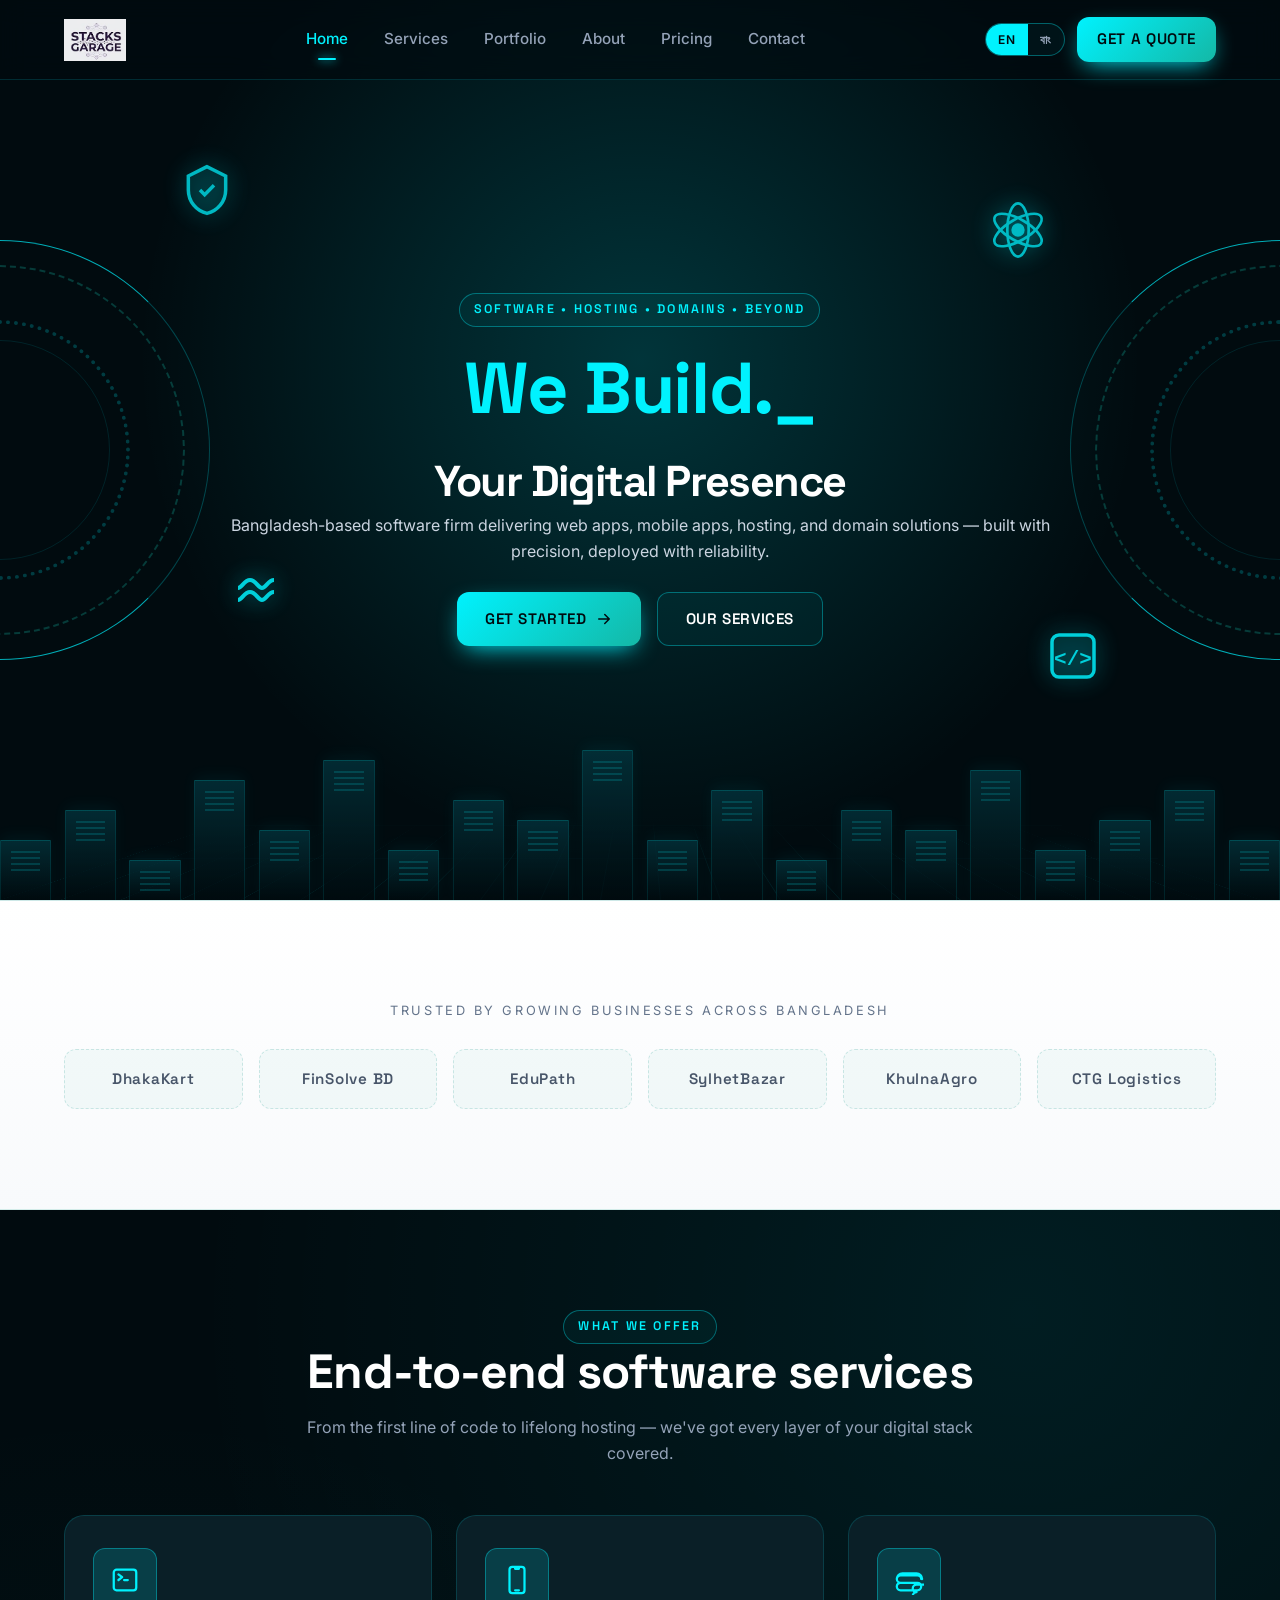
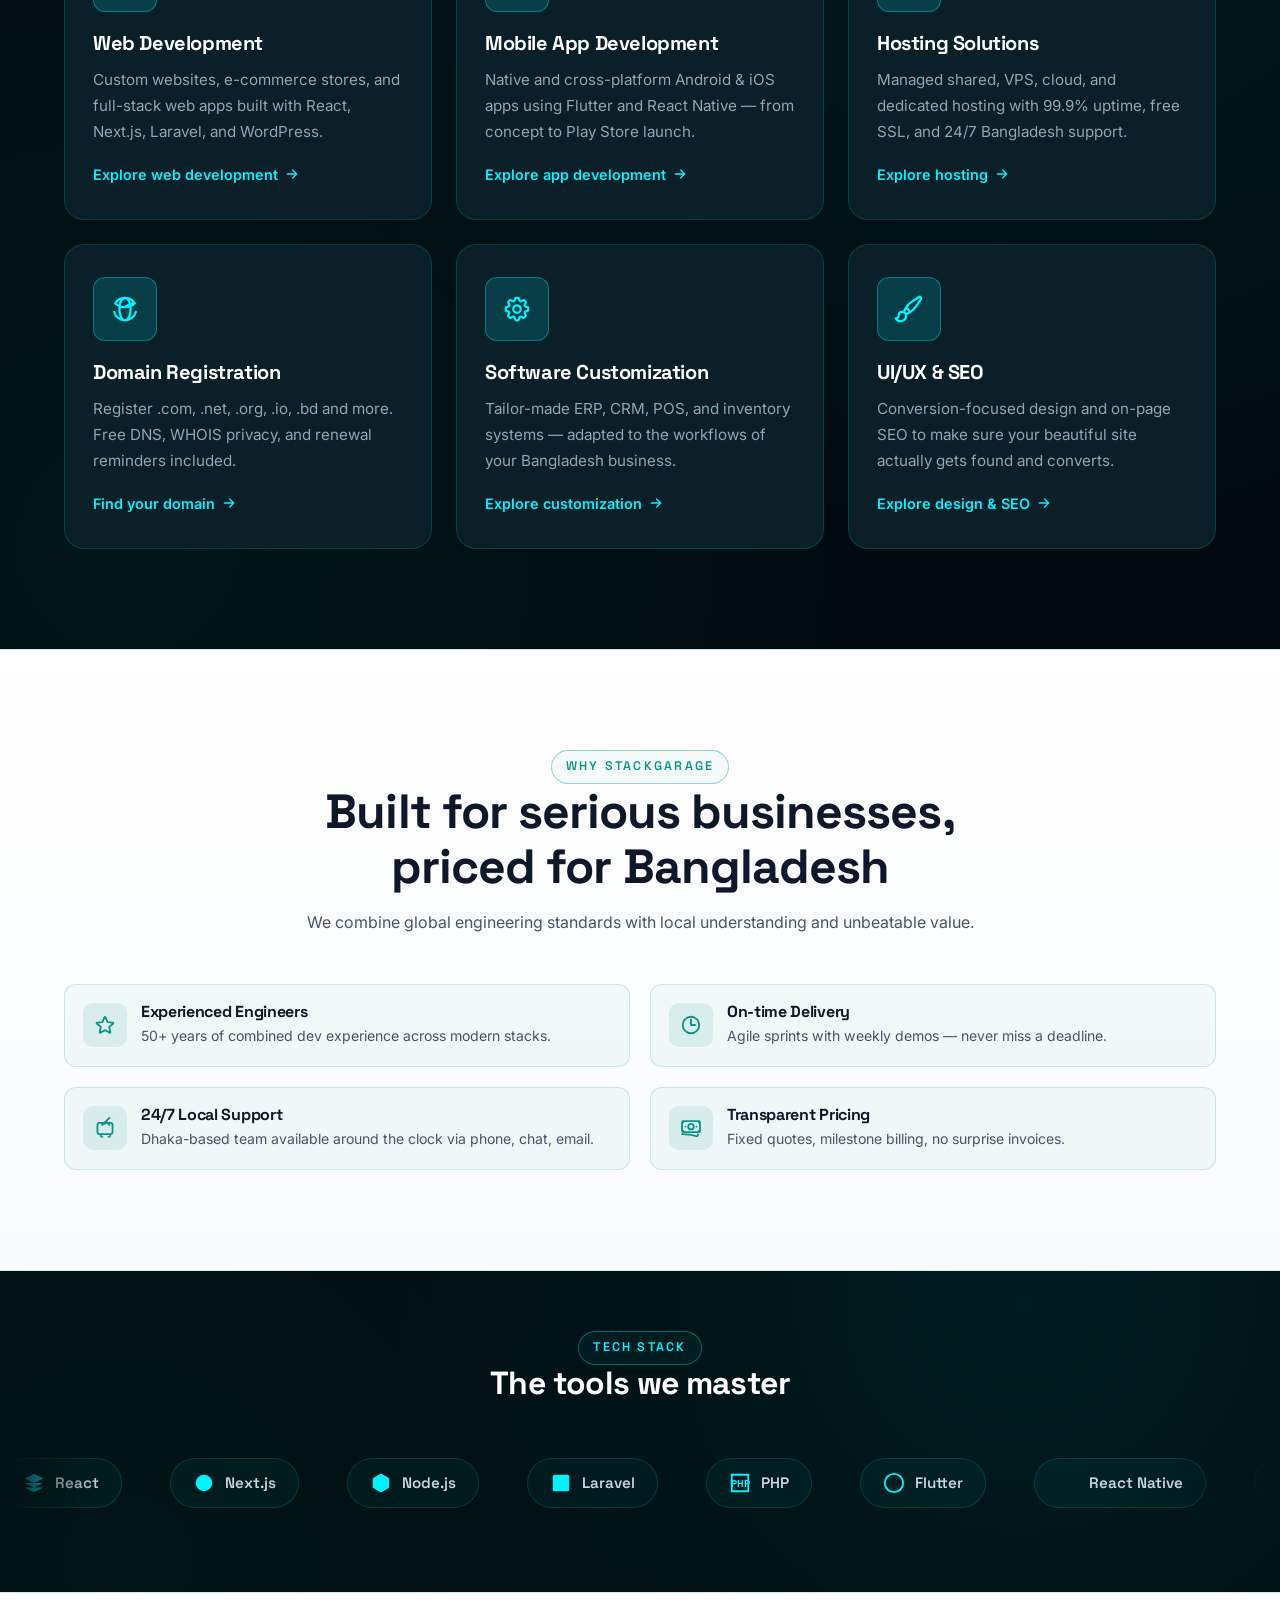
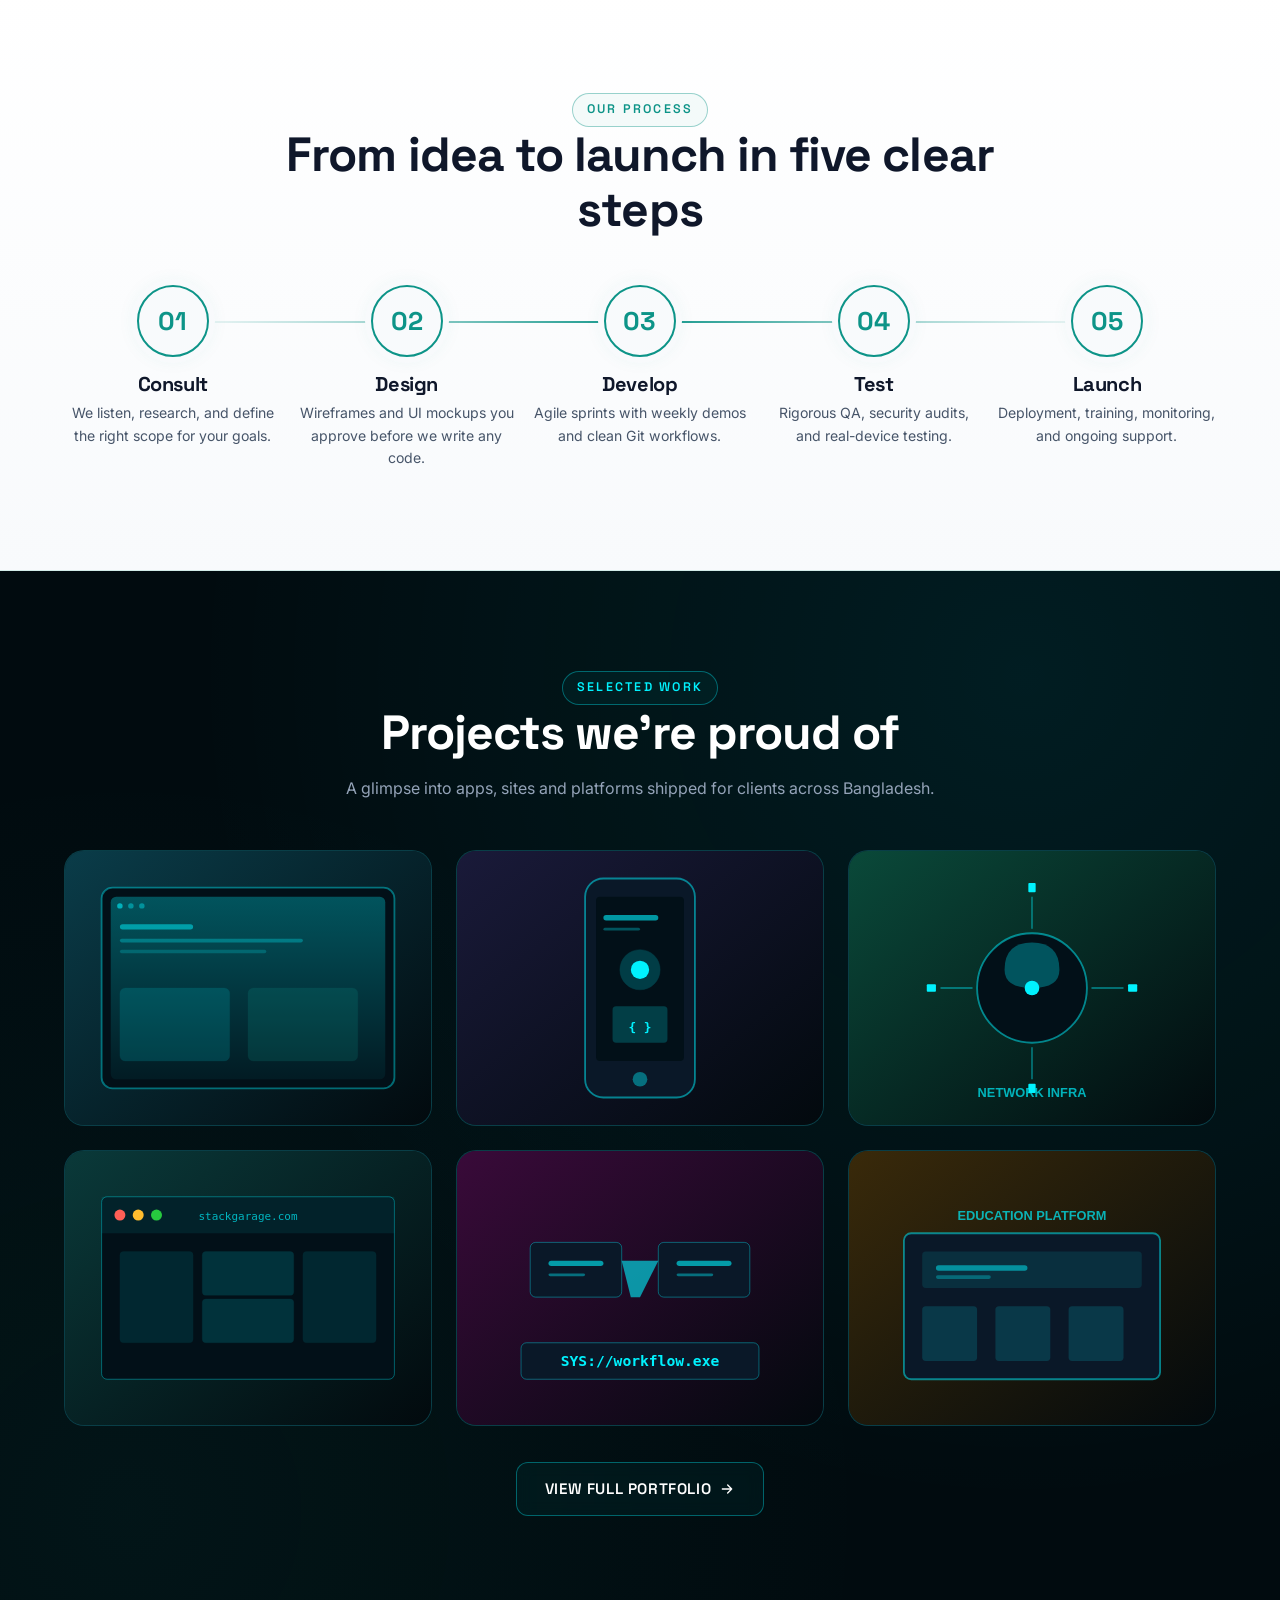
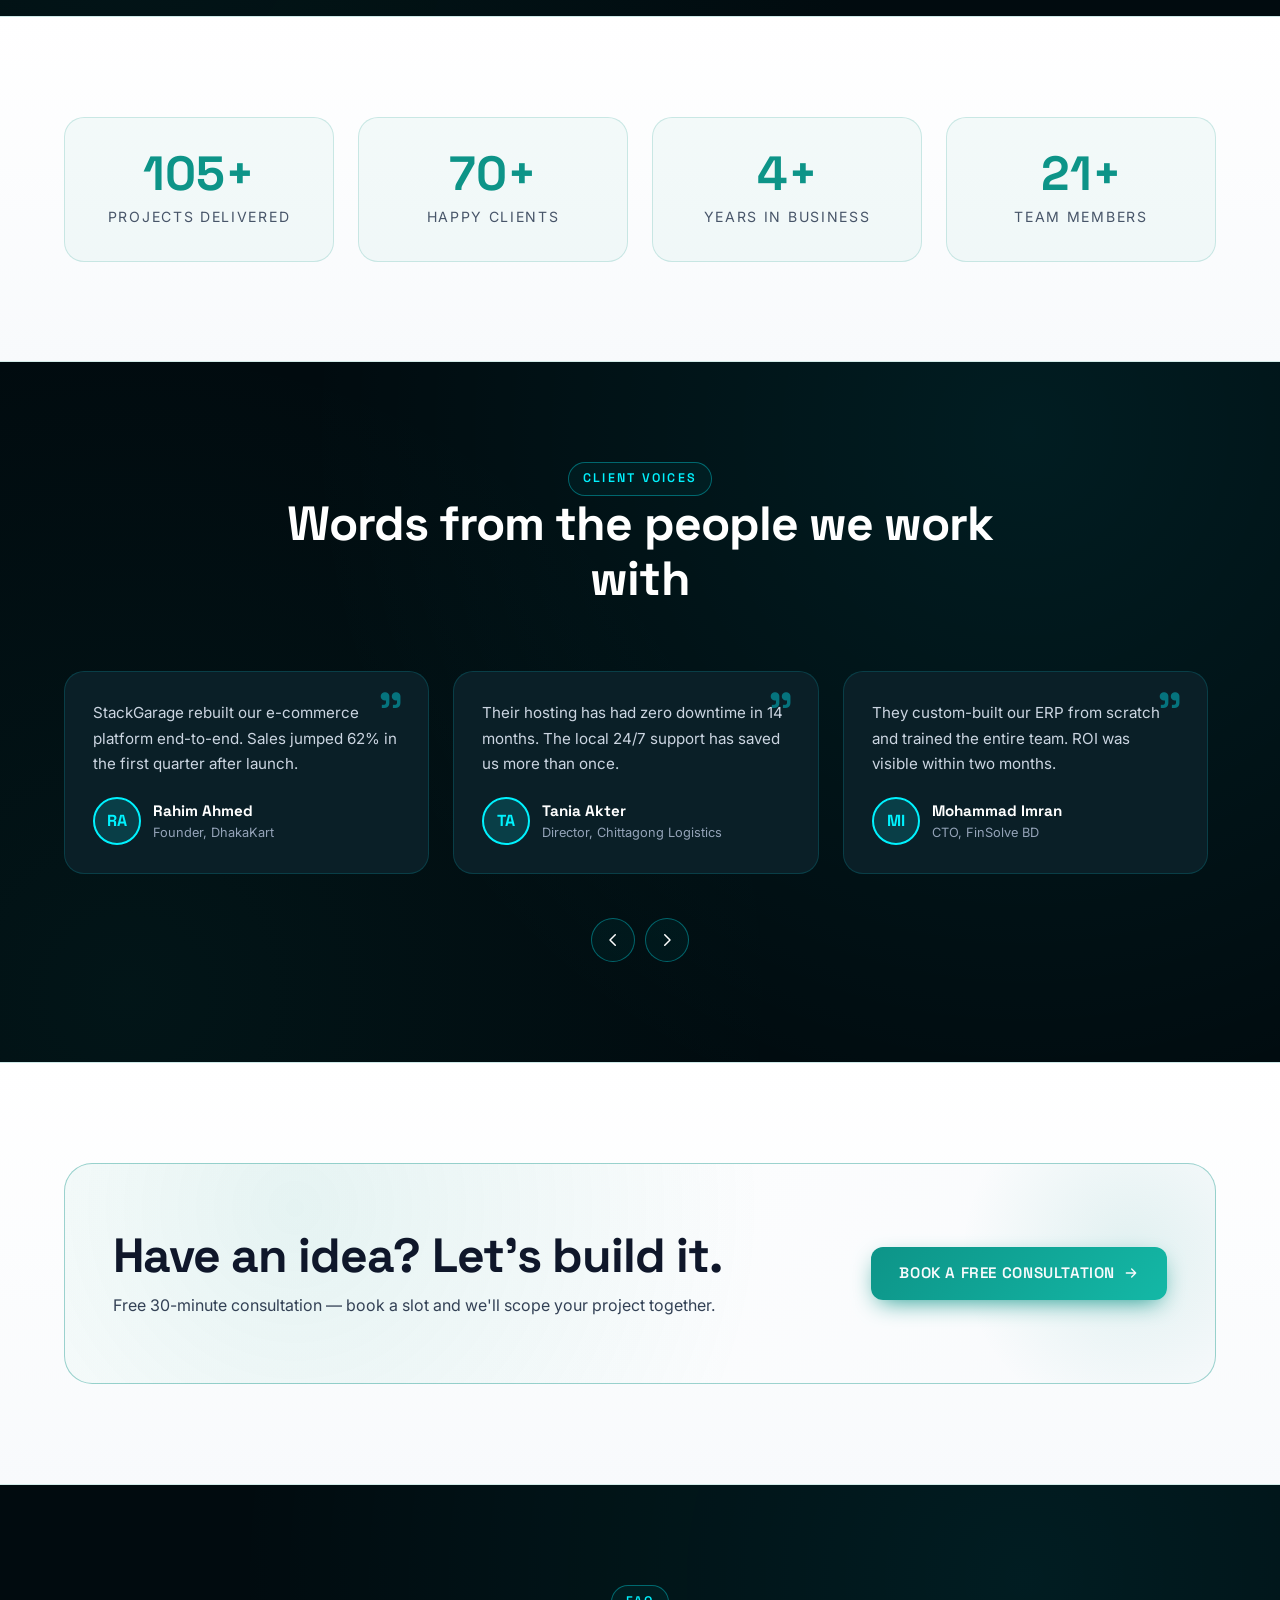
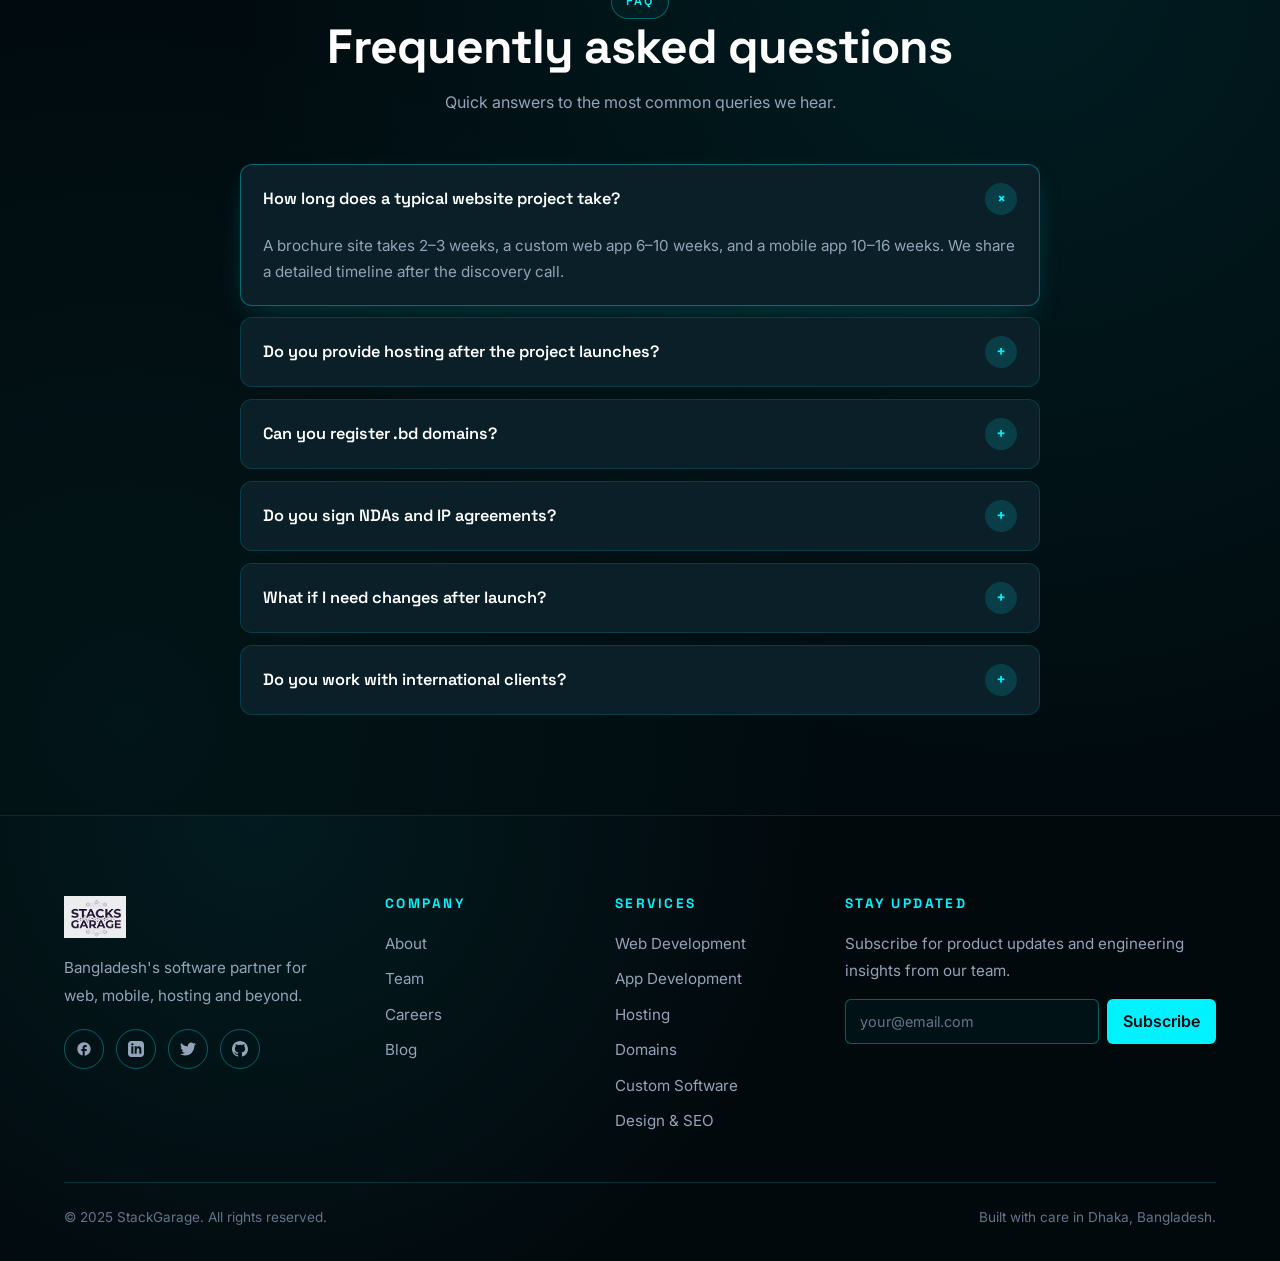
<file: StackGarage/index.html>
<!DOCTYPE html>
<html lang="en">
<head>
  <meta charset="UTF-8">
  <meta name="viewport" content="width=device-width, initial-scale=1.0">
  <meta name="description" content="StackGarage — Bangladesh-based software firm delivering web, app, hosting, and domain solutions for businesses across South Asia and beyond.">
  <meta name="keywords" content="software firm Bangladesh, web development Dhaka, app development, hosting, domain, ERP, CRM, custom software">
  <meta name="author" content="StackGarage">
  <meta property="og:title" content="StackGarage — We Build. We Host. We Scale.">
  <meta property="og:description" content="End-to-end software services from Dhaka, Bangladesh.">
  <meta property="og:type" content="website">
  <title>StackGarage | Your Career</title>
  <link rel="icon" type="image/svg+xml" href="data:image/svg+xml,%3Csvg xmlns='http://www.w3.org/2000/svg' viewBox='0 0 100 100'%3E%3Crect width='100' height='100' rx='20' fill='%23010b0f'/%3E%3Ctext x='50' y='62' text-anchor='middle' fill='%2300f2fe' font-family='sans-serif' font-size='40' font-weight='bold'%3ES%3C/text%3E%3C/svg%3E">

  <link rel="preconnect" href="https://fonts.googleapis.com">
  <link rel="preconnect" href="https://fonts.gstatic.com" crossorigin>
  <link href="https://fonts.googleapis.com/css2?family=Inter:wght@300;400;500;600;700&family=Space+Grotesk:wght@500;600;700&family=Noto+Sans+Bengali:wght@400;500;600;700&display=swap" rel="stylesheet">

  <link rel="stylesheet" href="css/base.css">
  <link rel="stylesheet" href="css/layout.css">
  <link rel="stylesheet" href="css/components.css">
  <link rel="stylesheet" href="css/animations.css">
  <link rel="stylesheet" href="css/responsive.css">
</head>
<body>

  <!-- ============== HEADER ============== -->
  <header class="site-header">
    <div class="container nav">
      <a href="index.html" class="nav__logo" aria-label="StackGarage home">
        <img data-logo="white" src="assets/img/logos/WhiteLogo.png" alt="StackGarage" class="nav__logo-img">
        <img data-logo="black" src="assets/img/logos/blacklogo.png" alt="StackGarage" class="nav__logo-img" style="display:none">
      </a>

      <nav class="nav__menu" aria-label="Primary">
        <a href="#hero" class="nav__link is-active" data-i18n="nav.home">Home</a>
        <a href="#services" class="nav__link" data-i18n="nav.services">Services</a>
        <a href="#portfolio" class="nav__link" data-i18n="nav.portfolio">Portfolio</a>
        <a href="about.html" class="nav__link" data-i18n="nav.about">About</a>
        <a href="pricing.html" class="nav__link" data-i18n="nav.pricing">Pricing</a>
        <a href="contact.html" class="nav__link" data-i18n="nav.contact">Contact</a>
      </nav>

      <div class="nav__actions">
        <div class="lang-toggle" role="group" aria-label="Language">
          <button type="button" data-lang="en" class="is-active">EN</button>
          <button type="button" data-lang="bn">বাং</button>
        </div>
        <a href="contact.html" class="btn btn--primary" style="padding:10px 20px" data-i18n="nav.cta_quote">Get a Quote</a>
        <button class="nav__burger" aria-label="Toggle menu"><span></span></button>
      </div>
    </div>
  </header>

  <aside class="nav-drawer" aria-label="Mobile menu">
    <a href="#hero" class="nav__link" data-i18n="nav.home">Home</a>
    <a href="#services" class="nav__link" data-i18n="nav.services">Services</a>
    <a href="#portfolio" class="nav__link" data-i18n="nav.portfolio">Portfolio</a>
    <a href="about.html" class="nav__link" data-i18n="nav.about">About</a>
    <a href="pricing.html" class="nav__link" data-i18n="nav.pricing">Pricing</a>
    <a href="contact.html" class="nav__link" data-i18n="nav.contact">Contact</a>
    <a href="contact.html" class="btn btn--primary" data-i18n="nav.cta_quote">Get a Quote</a>
  </aside>
  <div class="nav-drawer-backdrop" aria-hidden="true"></div>

  <!-- ============== HERO ============== -->
  <section id="hero" class="hero" aria-label="Hero">
    <div class="hero-spotlight" aria-hidden="true"></div>

    <!-- Orbitals (left + right) -->
    <div class="hero__orbit" aria-hidden="true">
      <div class="hero__orbit-ring hero__orbit-ring--1 animate-spin-cw"></div>
      <div class="hero__orbit-ring hero__orbit-ring--2 animate-spin-ccw"></div>
      <div class="hero__orbit-ring hero__orbit-ring--3 animate-spin-cw-slow"
        style="background: conic-gradient(from 0deg, rgba(0,242,254,0.4) 0 30deg, transparent 30deg 90deg, rgba(0,242,254,0.4) 90deg 120deg, transparent 120deg 180deg, rgba(0,242,254,0.4) 180deg 210deg, transparent 210deg 270deg, rgba(0,242,254,0.4) 270deg 300deg, transparent 300deg 360deg); -webkit-mask-image: radial-gradient(transparent 90%, black 91%); mask-image: radial-gradient(transparent 90%, black 91%);"></div>
      <div class="hero__orbit-ring hero__orbit-ring--4 animate-spin-ccw-slow"></div>
      <div class="hero__orbit-ring hero__orbit-ring--5"></div>
    </div>
    <div class="hero__orbit hero__orbit--right" aria-hidden="true">
      <div class="hero__orbit-ring hero__orbit-ring--1 animate-spin-ccw"></div>
      <div class="hero__orbit-ring hero__orbit-ring--2 animate-spin-cw"></div>
      <div class="hero__orbit-ring hero__orbit-ring--3 animate-spin-ccw-slow"
        style="background: conic-gradient(from 0deg, rgba(0,242,254,0.4) 0 45deg, transparent 45deg 120deg, rgba(0,242,254,0.4) 120deg 165deg, transparent 165deg 200deg, rgba(0,242,254,0.4) 200deg 245deg, transparent 245deg 300deg, rgba(0,242,254,0.4) 300deg 345deg, transparent 345deg 360deg); -webkit-mask-image: radial-gradient(transparent 90%, black 91%); mask-image: radial-gradient(transparent 90%, black 91%);"></div>
      <div class="hero__orbit-ring hero__orbit-ring--4 animate-spin-cw-slow"></div>
      <div class="hero__orbit-ring hero__orbit-ring--5"></div>
    </div>

    <!-- Floating tech icons -->
    <div class="hero__floats" aria-hidden="true">
      <svg class="float-icon animate-float" style="top:18%;left:14%;width:56px;height:56px;color:var(--accent);opacity:.75" viewBox="0 0 24 24" fill="none" stroke="currentColor" stroke-width="1.5">
        <path d="M12 2 4 6v6c0 5 3.5 9 8 10 4.5-1 8-5 8-10V6l-8-4z" fill="rgba(0,242,254,.1)"/>
        <path d="M9 12l2 2 4-4"/>
      </svg>
      <svg class="float-icon animate-float-d" style="top:22%;right:18%;width:64px;height:64px;color:var(--accent);opacity:.75" viewBox="0 0 24 24" fill="none" stroke="currentColor" stroke-width="1">
        <ellipse cx="12" cy="12" rx="10" ry="4" transform="rotate(30 12 12)" fill="rgba(0,242,254,.05)"/>
        <ellipse cx="12" cy="12" rx="10" ry="4" transform="rotate(90 12 12)"/>
        <ellipse cx="12" cy="12" rx="10" ry="4" transform="rotate(150 12 12)"/>
        <circle cx="12" cy="12" r="2" fill="currentColor"/>
      </svg>
      <svg class="float-icon animate-float" style="bottom:32%;left:18%;width:48px;height:48px;color:var(--accent);opacity:.85" viewBox="0 0 24 24" fill="none" stroke="currentColor" stroke-width="2">
        <path d="M4 12c2 0 3-4 6-4s4 4 6 4 3-4 6-4"/>
        <path d="M4 18c2 0 3-4 6-4s4 4 6 4 3-4 6-4"/>
      </svg>
      <svg class="float-icon animate-float-d" style="bottom:24%;right:14%;width:56px;height:56px;color:var(--accent);opacity:.85" viewBox="0 0 24 24" fill="none" stroke="currentColor" stroke-width="1.5">
        <rect x="3" y="3" width="18" height="18" rx="3" fill="rgba(0,242,254,.1)"/>
        <text x="12" y="16" text-anchor="middle" font-family="monospace" font-size="9" font-weight="bold" fill="currentColor" stroke="none">&lt;/&gt;</text>
      </svg>
    </div>

    <!-- Floor + cityscape -->
    <div class="floor-grid" aria-hidden="true"></div>
    <div class="cityscape" aria-hidden="true">
      <div class="building" style="height:60px"></div>
      <div class="building" style="height:90px"></div>
      <div class="building" style="height:40px"></div>
      <div class="building" style="height:120px"></div>
      <div class="building" style="height:70px"></div>
      <div class="building" style="height:140px"></div>
      <div class="building" style="height:50px"></div>
      <div class="building" style="height:100px"></div>
      <div class="building" style="height:80px"></div>
      <div class="building" style="height:150px"></div>
      <div class="building" style="height:60px"></div>
      <div class="building" style="height:110px"></div>
      <div class="building" style="height:40px"></div>
      <div class="building" style="height:90px"></div>
      <div class="building" style="height:70px"></div>
      <div class="building" style="height:130px"></div>
      <div class="building" style="height:50px"></div>
      <div class="building" style="height:80px"></div>
      <div class="building" style="height:110px"></div>
      <div class="building" style="height:60px"></div>
    </div>

    <div class="hero__inner">
      <span class="eyebrow reveal">Software • Hosting • Domains • Beyond</span>
      <h1 class="reveal reveal--delay-1" style="margin-top:20px">
        <span id="typewriter-text" style="color:var(--accent)"></span><span class="cursor-blink" style="color:var(--accent)">_</span>
        <br>
        <span style="font-size:0.6em" data-i18n="hero.headline_suffix">Your Digital Presence</span>
      </h1>
      <p class="reveal reveal--delay-2" data-i18n="hero.subheadline">Bangladesh-based software firm delivering web apps, mobile apps, hosting, and domain solutions — built with precision, deployed with reliability.</p>
      <div class="hero__cta-row reveal reveal--delay-3">
        <a href="contact.html" class="btn btn--primary">
          <span data-i18n="hero.cta_primary">Get Started</span>
          <svg width="18" height="18" viewBox="0 0 24 24" fill="none" stroke="currentColor" stroke-width="2"><path stroke-linecap="round" stroke-linejoin="round" d="M5 12h14m-6-6 6 6-6 6"/></svg>
        </a>
        <a href="#services" class="btn btn--ghost" data-i18n="hero.cta_secondary">Our Services</a>
      </div>
    </div>
  </section>

  <!-- ============== TRUST BAR ============== -->
  <section class="section section-light" aria-label="Trusted by">
    <div class="container">
      <p class="trust-bar__heading reveal" data-i18n="trust.heading">Trusted by growing businesses across Bangladesh</p>
      <div class="trust-bar reveal">
        <div class="trust-bar__item">DhakaKart</div>
        <div class="trust-bar__item">FinSolve BD</div>
        <div class="trust-bar__item">EduPath</div>
        <div class="trust-bar__item">SylhetBazar</div>
        <div class="trust-bar__item">KhulnaAgro</div>
        <div class="trust-bar__item">CTG Logistics</div>
      </div>
    </div>
  </section>

  <!-- ============== SERVICES ============== -->
  <section id="services" class="section section--dark" aria-label="Services">
    <div class="container">
      <div class="section-heading reveal">
        <span class="eyebrow" data-i18n="services.eyebrow">What we offer</span>
        <h2 data-i18n="services.heading">End-to-end software services</h2>
        <p data-i18n="services.subheading">From the first line of code to lifelong hosting — we've got every layer of your digital stack covered.</p>
      </div>

      <div class="grid grid-3">
        <article class="card reveal">
          <div class="card__icon">
            <svg viewBox="0 0 24 24" fill="none" stroke="currentColor" stroke-width="1.8"><path stroke-linecap="round" stroke-linejoin="round" d="M6.75 7.5l3 2.25-3 2.25m4.5 0h3m-9 8.25h13.5A2.25 2.25 0 0021 18V6a2.25 2.25 0 00-2.25-2.25H5.25A2.25 2.25 0 003 6v12a2.25 2.25 0 002.25 2.25z"/></svg>
          </div>
          <h3 class="card__title" data-i18n="services.items.web.title">Web Development</h3>
          <p class="card__text" data-i18n="services.items.web.text">Custom websites, e-commerce stores, and full-stack web apps built with React, Next.js, Laravel, and WordPress.</p>
          <a href="services.html" class="card__link">
            <span data-i18n="services.items.web.link">Explore web development</span>
            <svg viewBox="0 0 24 24" fill="none" stroke="currentColor" stroke-width="2"><path stroke-linecap="round" stroke-linejoin="round" d="M5 12h14m-6-6 6 6-6 6"/></svg>
          </a>
        </article>

        <article class="card reveal reveal--delay-1">
          <div class="card__icon">
            <svg viewBox="0 0 24 24" fill="none" stroke="currentColor" stroke-width="1.8"><path stroke-linecap="round" stroke-linejoin="round" d="M10.5 1.5H8.25A2.25 2.25 0 006 3.75v16.5a2.25 2.25 0 002.25 2.25h7.5A2.25 2.25 0 0018 20.25V3.75a2.25 2.25 0 00-2.25-2.25H13.5m-3 0V3h3V1.5m-3 0h3m-3 18.75h3"/></svg>
          </div>
          <h3 class="card__title" data-i18n="services.items.app.title">Mobile App Development</h3>
          <p class="card__text" data-i18n="services.items.app.text">Native and cross-platform Android & iOS apps using Flutter and React Native — from concept to Play Store launch.</p>
          <a href="services.html" class="card__link">
            <span data-i18n="services.items.app.link">Explore app development</span>
            <svg viewBox="0 0 24 24" fill="none" stroke="currentColor" stroke-width="2"><path stroke-linecap="round" stroke-linejoin="round" d="M5 12h14m-6-6 6 6-6 6"/></svg>
          </a>
        </article>

        <article class="card reveal reveal--delay-2">
          <div class="card__icon">
            <svg viewBox="0 0 24 24" fill="none" stroke="currentColor" stroke-width="1.8"><path stroke-linecap="round" stroke-linejoin="round" d="M5.25 14.25h13.5m-13.5 0a3 3 0 01-3-3m3 3a3 3 0 100 6h13.5a3 3 0 100-6m-16.5-3a3 3 0 013-3h13.5a3 3 0 013 3m-19.5 0a4.5 4.5 0 014.5-4.5h11.25a4.5 4.5 0 014.5 4.5m-4.5 10.5a3 3 0 01-3-3m3 3a3 3 0 100 6h7.5a3 3 0 100-6m-10.5-3a3 3 0 013-3h7.5a3 3 0 013 3"/></svg>
          </div>
          <h3 class="card__title" data-i18n="services.items.hosting.title">Hosting Solutions</h3>
          <p class="card__text" data-i18n="services.items.hosting.text">Managed shared, VPS, cloud, and dedicated hosting with 99.9% uptime, free SSL, and 24/7 Bangladesh support.</p>
          <a href="services.html" class="card__link">
            <span data-i18n="services.items.hosting.link">Explore hosting</span>
            <svg viewBox="0 0 24 24" fill="none" stroke="currentColor" stroke-width="2"><path stroke-linecap="round" stroke-linejoin="round" d="M5 12h14m-6-6 6 6-6 6"/></svg>
          </a>
        </article>

        <article class="card reveal">
          <div class="card__icon">
            <svg viewBox="0 0 24 24" fill="none" stroke="currentColor" stroke-width="1.8"><path stroke-linecap="round" stroke-linejoin="round" d="M12 21a9.004 9.004 0 008.716-6.747M12 21a9.004 9.004 0 01-8.716-6.747M12 21c2.485 0 4.5-4.03 4.5-9S14.485 3 12 3m0 18c-2.485 0-4.5-4.03-4.5-9S9.515 3 12 3m0 0a8.997 8.997 0 017.843 4.582M12 3a8.997 8.997 0 00-7.843 4.582m15.686 0A11.953 11.953 0 0112 10.5c-2.998 0-5.74-1.1-7.843-2.918m15.686 0A11.953 11.953 0 0012 10.5c-2.998 0-5.74-1.1-7.843-2.918"/></svg>
          </div>
          <h3 class="card__title" data-i18n="services.items.domain.title">Domain Registration</h3>
          <p class="card__text" data-i18n="services.items.domain.text">Register .com, .net, .org, .io, .bd and more. Free DNS, WHOIS privacy, and renewal reminders included.</p>
          <a href="services.html" class="card__link">
            <span data-i18n="services.items.domain.link">Find your domain</span>
            <svg viewBox="0 0 24 24" fill="none" stroke="currentColor" stroke-width="2"><path stroke-linecap="round" stroke-linejoin="round" d="M5 12h14m-6-6 6 6-6 6"/></svg>
          </a>
        </article>

        <article class="card reveal reveal--delay-1">
          <div class="card__icon">
            <svg viewBox="0 0 24 24" fill="none" stroke="currentColor" stroke-width="1.8"><path stroke-linecap="round" stroke-linejoin="round" d="M10.343 3.94c.09-.542.56-.94 1.11-.94h1.093c.55 0 1.02.398 1.11.94l.149.894c.07.424.384.764.78.93.398.164.855.142 1.205-.108l.737-.527a1.125 1.125 0 011.45.12l.773.774c.39.389.44 1.002.12 1.45l-.527.737c-.25.35-.272.806-.107 1.204.165.397.505.71.93.78l.893.15c.543.09.94.56.94 1.109v1.094c0 .55-.397 1.02-.94 1.11l-.894.149c-.424.07-.764.383-.929.78-.165.398-.143.854.107 1.204l.527.738c.32.447.269 1.06-.12 1.45l-.774.773a1.125 1.125 0 01-1.449.12l-.738-.527c-.35-.25-.806-.272-1.203-.107-.397.165-.71.505-.781.929l-.149.894c-.09.542-.56.94-1.11.94h-1.094c-.55 0-1.019-.398-1.11-.94l-.148-.894c-.071-.424-.384-.764-.781-.93-.398-.164-.854-.142-1.205.108l-.737.527c-.448.32-1.06.269-1.45-.12l-.773-.774a1.125 1.125 0 01-.12-1.45l.527-.737c.25-.35.273-.806.108-1.204-.165-.397-.506-.71-.93-.78l-.894-.15c-.542-.09-.94-.56-.94-1.109v-1.094c0-.55.398-1.02.94-1.11l.894-.149c.424-.07.765-.383.93-.78.165-.398.143-.854-.108-1.204l-.526-.738a1.125 1.125 0 01.12-1.45l.773-.773a1.125 1.125 0 011.45-.12l.737.527c.35.25.807.272 1.204.107.397-.165.71-.505.78-.929l.15-.894z"/><path stroke-linecap="round" stroke-linejoin="round" d="M15 12a3 3 0 11-6 0 3 3 0 016 0z"/></svg>
          </div>
          <h3 class="card__title" data-i18n="services.items.custom.title">Software Customization</h3>
          <p class="card__text" data-i18n="services.items.custom.text">Tailor-made ERP, CRM, POS, and inventory systems — adapted to the workflows of your Bangladesh business.</p>
          <a href="services.html" class="card__link">
            <span data-i18n="services.items.custom.link">Explore customization</span>
            <svg viewBox="0 0 24 24" fill="none" stroke="currentColor" stroke-width="2"><path stroke-linecap="round" stroke-linejoin="round" d="M5 12h14m-6-6 6 6-6 6"/></svg>
          </a>
        </article>

        <article class="card reveal reveal--delay-2">
          <div class="card__icon">
            <svg viewBox="0 0 24 24" fill="none" stroke="currentColor" stroke-width="1.8"><path stroke-linecap="round" stroke-linejoin="round" d="M9.53 16.122a3 3 0 00-5.78 1.128 2.25 2.25 0 01-2.4 2.245 4.5 4.5 0 008.4-2.245c0-.399-.078-.78-.22-1.128zm0 0a15.998 15.998 0 003.388-1.62m-5.043-.025a15.994 15.994 0 011.622-3.395m3.42 3.42a15.995 15.995 0 004.764-4.648l3.876-5.814a1.151 1.151 0 00-1.597-1.597L14.146 6.32a15.996 15.996 0 00-4.649 4.763m3.42 3.42a6.776 6.776 0 00-3.42-3.42"/></svg>
          </div>
          <h3 class="card__title" data-i18n="services.items.design.title">UI/UX & SEO</h3>
          <p class="card__text" data-i18n="services.items.design.text">Conversion-focused design and on-page SEO to make sure your beautiful site actually gets found and converts.</p>
          <a href="services.html" class="card__link">
            <span data-i18n="services.items.design.link">Explore design & SEO</span>
            <svg viewBox="0 0 24 24" fill="none" stroke="currentColor" stroke-width="2"><path stroke-linecap="round" stroke-linejoin="round" d="M5 12h14m-6-6 6 6-6 6"/></svg>
          </a>
        </article>
      </div>
    </div>
  </section>

  <!-- ============== WHY CHOOSE US ============== -->
  <section class="section section-light" aria-label="Why choose us">
    <div class="container">
      <div class="section-heading reveal">
        <span class="eyebrow" data-i18n="why.eyebrow">Why StackGarage</span>
        <h2 data-i18n="why.heading">Built for serious businesses, priced for Bangladesh</h2>
        <p data-i18n="why.subheading">We combine global engineering standards with local understanding and unbeatable value.</p>
      </div>

      <div class="feature-list">
        <div class="feature-item reveal">
          <div class="feature-item__icon">
            <svg viewBox="0 0 24 24" fill="none" stroke="currentColor" stroke-width="2"><path stroke-linecap="round" stroke-linejoin="round" d="M11.48 3.499a.562.562 0 011.04 0l2.125 5.111a.563.563 0 00.475.345l5.518.442c.499.04.701.663.321.988l-4.204 3.602a.563.563 0 00-.182.557l1.285 5.385a.562.562 0 01-.84.61l-4.725-2.885a.563.563 0 00-.586 0L6.982 20.54a.562.562 0 01-.84-.61l1.285-5.386a.562.562 0 00-.182-.557l-4.204-3.602a.563.563 0 01.321-.988l5.518-.442a.563.563 0 00.475-.345L11.48 3.5z"/></svg>
          </div>
          <div>
            <h4 class="feature-item__title" data-i18n="why.features.experience.title">Experienced Engineers</h4>
            <p class="feature-item__text" data-i18n="why.features.experience.text">50+ years of combined dev experience across modern stacks.</p>
          </div>
        </div>
        <div class="feature-item reveal reveal--delay-1">
          <div class="feature-item__icon">
            <svg viewBox="0 0 24 24" fill="none" stroke="currentColor" stroke-width="2"><path stroke-linecap="round" stroke-linejoin="round" d="M12 6v6h4.5m4.5 0a9 9 0 11-18 0 9 9 0 0118 0z"/></svg>
          </div>
          <div>
            <h4 class="feature-item__title" data-i18n="why.features.delivery.title">On-time Delivery</h4>
            <p class="feature-item__text" data-i18n="why.features.delivery.text">Agile sprints with weekly demos — never miss a deadline.</p>
          </div>
        </div>
        <div class="feature-item reveal reveal--delay-2">
          <div class="feature-item__icon">
            <svg viewBox="0 0 24 24" fill="none" stroke="currentColor" stroke-width="2"><path stroke-linecap="round" stroke-linejoin="round" d="M20.25 8.511c0-1.195-.969-2.163-2.164-2.163H5.914c-1.195 0-2.164.968-2.164 2.163v7.978c0 1.195.969 2.163 2.164 2.163h12.172c1.195 0 2.164-.968 2.164-2.163V8.511zM9.158 21.75a1.97 1.97 0 01-1.951-1.557M15.793 21.75a1.97 1.97 0 001.951-1.557M9.158 8.489l-.444-.834 1.21-1.21a.75.75 0 011.06 0l1.06 1.06m-2.886 1.005l3.829-3.83m0 0l3.83-3.83m-3.83 3.83l3.83 3.83"/></svg>
          </div>
          <div>
            <h4 class="feature-item__title" data-i18n="why.features.support.title">24/7 Local Support</h4>
            <p class="feature-item__text" data-i18n="why.features.support.text">Dhaka-based team available around the clock via phone, chat, email.</p>
          </div>
        </div>
        <div class="feature-item reveal reveal--delay-3">
          <div class="feature-item__icon">
            <svg viewBox="0 0 24 24" fill="none" stroke="currentColor" stroke-width="2"><path stroke-linecap="round" stroke-linejoin="round" d="M2.25 18.75a60.07 60.07 0 0115.797 2.101c.727.198 1.453-.342 1.453-1.096V18.75M3.75 4.5v.75A.75.75 0 013 6h-.75m0 0v-.375c0-.621.504-1.125 1.125-1.125H20.25M2.25 6v9m18-10.5v.75c0 .414.336.75.75.75h.75m-1.5-1.5h.375c.621 0 1.125.504 1.125 1.125v9.75c0 .621-.504 1.125-1.125 1.125h-.375m1.5-1.5H21a.75.75 0 00-.75.75v.75m0 0H3.75m0 0h-.375a1.125 1.125 0 01-1.125-1.125V15m1.5 1.5v-.75A.75.75 0 003 15h-.75M15 10.5a3 3 0 11-6 0 3 3 0 016 0zm3 0h.008v.008H18V10.5zm-12 0h.008v.008H6V10.5z"/></svg>
          </div>
          <div>
            <h4 class="feature-item__title" data-i18n="why.features.pricing.title">Transparent Pricing</h4>
            <p class="feature-item__text" data-i18n="why.features.pricing.text">Fixed quotes, milestone billing, no surprise invoices.</p>
          </div>
        </div>
      </div>
    </div>
  </section>

  <!-- ============== TECH STACK ============== -->
  <section class="section section--dark" aria-label="Tech stack" style="padding:60px 0">
    <div class="container">
      <div class="section-heading reveal" style="margin-bottom:2rem">
        <span class="eyebrow" data-i18n="stack.eyebrow">Tech stack</span>
        <h2 data-i18n="stack.heading" style="font-size:2rem">The tools we master</h2>
      </div>
    </div>
    <div class="marquee">
      <div class="marquee__track">
        <div class="marquee__item"><svg viewBox="0 0 24 24" fill="currentColor"><path d="M12 2L2 7l10 5 10-5-10-5zM2 17l10 5 10-5M2 12l10 5 10-5"/></svg> React</div>
        <div class="marquee__item"><svg viewBox="0 0 24 24" fill="currentColor"><circle cx="12" cy="12" r="9"/></svg> Next.js</div>
        <div class="marquee__item"><svg viewBox="0 0 24 24" fill="currentColor"><path d="M21 16V8a2 2 0 00-1-1.73l-7-4a2 2 0 00-2 0l-7 4A2 2 0 003 8v8a2 2 0 001 1.73l7 4a2 2 0 002 0l7-4A2 2 0 0021 16z"/></svg> Node.js</div>
        <div class="marquee__item"><svg viewBox="0 0 24 24" fill="currentColor"><rect x="3" y="3" width="18" height="18" rx="2"/></svg> Laravel</div>
        <div class="marquee__item"><svg viewBox="0 0 24 24" fill="currentColor"><path d="M3 3h18v18H3z" fill="none" stroke="currentColor" stroke-width="2"/><text x="12" y="16" text-anchor="middle" font-size="11" font-weight="bold">PHP</text></svg> PHP</div>
        <div class="marquee__item"><svg viewBox="0 0 24 24" fill="currentColor"><circle cx="12" cy="12" r="10" fill="none" stroke="currentColor" stroke-width="2"/></svg> Flutter</div>
        <div class="marquee__item"><svg viewBox="0 0 24 24" fill="currentColor"><path d="M12 2v20M2 12h20"/></svg> React Native</div>
        <div class="marquee__item"><svg viewBox="0 0 24 24" fill="currentColor"><path d="M21 7l-9-5-9 5v10l9 5 9-5V7z"/></svg> AWS</div>
        <div class="marquee__item"><svg viewBox="0 0 24 24" fill="currentColor"><circle cx="12" cy="12" r="8" fill="none" stroke="currentColor" stroke-width="2"/></svg> MongoDB</div>
        <div class="marquee__item"><svg viewBox="0 0 24 24" fill="currentColor"><ellipse cx="12" cy="6" rx="9" ry="3" fill="none" stroke="currentColor" stroke-width="2"/><path d="M3 6v6c0 1.66 4.03 3 9 3s9-1.34 9-3V6M3 12v6c0 1.66 4.03 3 9 3s9-1.34 9-3v-6" fill="none" stroke="currentColor" stroke-width="2"/></svg> MySQL</div>
        <div class="marquee__item"><svg viewBox="0 0 24 24" fill="currentColor"><rect x="3" y="6" width="18" height="12" rx="2" fill="none" stroke="currentColor" stroke-width="2"/></svg> cPanel</div>
        <div class="marquee__item"><svg viewBox="0 0 24 24" fill="currentColor"><path d="M12 2L2 7l10 5 10-5-10-5z"/></svg> WordPress</div>
        <!-- duplicate for seamless scroll -->
        <div class="marquee__item"><svg viewBox="0 0 24 24" fill="currentColor"><path d="M12 2L2 7l10 5 10-5-10-5zM2 17l10 5 10-5M2 12l10 5 10-5"/></svg> React</div>
        <div class="marquee__item"><svg viewBox="0 0 24 24" fill="currentColor"><circle cx="12" cy="12" r="9"/></svg> Next.js</div>
        <div class="marquee__item"><svg viewBox="0 0 24 24" fill="currentColor"><path d="M21 16V8a2 2 0 00-1-1.73l-7-4a2 2 0 00-2 0l-7 4A2 2 0 003 8v8a2 2 0 001 1.73l7 4a2 2 0 002 0l7-4A2 2 0 0021 16z"/></svg> Node.js</div>
        <div class="marquee__item"><svg viewBox="0 0 24 24" fill="currentColor"><rect x="3" y="3" width="18" height="18" rx="2"/></svg> Laravel</div>
        <div class="marquee__item"><svg viewBox="0 0 24 24" fill="currentColor"><path d="M3 3h18v18H3z" fill="none" stroke="currentColor" stroke-width="2"/></svg> PHP</div>
        <div class="marquee__item"><svg viewBox="0 0 24 24" fill="currentColor"><circle cx="12" cy="12" r="10" fill="none" stroke="currentColor" stroke-width="2"/></svg> Flutter</div>
        <div class="marquee__item"><svg viewBox="0 0 24 24" fill="currentColor"><path d="M12 2v20M2 12h20"/></svg> React Native</div>
        <div class="marquee__item"><svg viewBox="0 0 24 24" fill="currentColor"><path d="M21 7l-9-5-9 5v10l9 5 9-5V7z"/></svg> AWS</div>
        <div class="marquee__item"><svg viewBox="0 0 24 24" fill="currentColor"><circle cx="12" cy="12" r="8" fill="none" stroke="currentColor" stroke-width="2"/></svg> MongoDB</div>
        <div class="marquee__item"><svg viewBox="0 0 24 24" fill="currentColor"><ellipse cx="12" cy="6" rx="9" ry="3" fill="none" stroke="currentColor" stroke-width="2"/></svg> MySQL</div>
        <div class="marquee__item"><svg viewBox="0 0 24 24" fill="currentColor"><rect x="3" y="6" width="18" height="12" rx="2" fill="none" stroke="currentColor" stroke-width="2"/></svg> cPanel</div>
        <div class="marquee__item"><svg viewBox="0 0 24 24" fill="currentColor"><path d="M12 2L2 7l10 5 10-5-10-5z"/></svg> WordPress</div>
      </div>
    </div>
  </section>

  <!-- ============== PROCESS ============== -->
  <section class="section section-light" aria-label="Our process">
    <div class="container">
      <div class="section-heading reveal">
        <span class="eyebrow" data-i18n="process.eyebrow">Our process</span>
        <h2 data-i18n="process.heading">From idea to launch in five clear steps</h2>
      </div>
      <div class="process">
        <div class="process__step reveal">
          <div class="process__num">01</div>
          <h4 class="process__title" data-i18n="process.steps.0.title">Consult</h4>
          <p class="process__desc" data-i18n="process.steps.0.desc">We listen, research, and define the right scope for your goals.</p>
        </div>
        <div class="process__step reveal reveal--delay-1">
          <div class="process__num">02</div>
          <h4 class="process__title" data-i18n="process.steps.1.title">Design</h4>
          <p class="process__desc" data-i18n="process.steps.1.desc">Wireframes and UI mockups you approve before we write any code.</p>
        </div>
        <div class="process__step reveal reveal--delay-2">
          <div class="process__num">03</div>
          <h4 class="process__title" data-i18n="process.steps.2.title">Develop</h4>
          <p class="process__desc" data-i18n="process.steps.2.desc">Agile sprints with weekly demos and clean Git workflows.</p>
        </div>
        <div class="process__step reveal reveal--delay-3">
          <div class="process__num">04</div>
          <h4 class="process__title" data-i18n="process.steps.3.title">Test</h4>
          <p class="process__desc" data-i18n="process.steps.3.desc">Rigorous QA, security audits, and real-device testing.</p>
        </div>
        <div class="process__step reveal reveal--delay-4">
          <div class="process__num">05</div>
          <h4 class="process__title" data-i18n="process.steps.4.title">Launch</h4>
          <p class="process__desc" data-i18n="process.steps.4.desc">Deployment, training, monitoring, and ongoing support.</p>
        </div>
      </div>
    </div>
  </section>

  <!-- ============== PORTFOLIO PREVIEW ============== -->
  <section id="portfolio" class="section section--dark" aria-label="Portfolio">
    <div class="container">
      <div class="section-heading reveal">
        <span class="eyebrow" data-i18n="portfolio.eyebrow">Selected work</span>
        <h2 data-i18n="portfolio.heading">Projects we're proud of</h2>
        <p data-i18n="portfolio.subheading">A glimpse into apps, sites and platforms shipped for clients across Bangladesh.</p>
      </div>

      <div class="portfolio-grid">
        <a href="portfolio.html" class="portfolio-card reveal" data-category="web">
          <img src="assets/img/portfolio/ecommerce.svg" alt="DhakaKart e-commerce platform" loading="lazy">
          <div class="portfolio-card__overlay">
            <h4>DhakaKart</h4>
            <span>E-commerce Platform</span>
            <div class="tags"><span class="tag">Next.js</span><span class="tag">Stripe</span></div>
          </div>
        </a>
        <a href="portfolio.html" class="portfolio-card reveal reveal--delay-1" data-category="apps">
          <img src="assets/img/portfolio/mobile-app.svg" alt="EduPath mobile app" loading="lazy">
          <div class="portfolio-card__overlay">
            <h4>EduPath</h4>
            <span>Learning App</span>
            <div class="tags"><span class="tag">Flutter</span><span class="tag">Firebase</span></div>
          </div>
        </a>
        <a href="portfolio.html" class="portfolio-card reveal reveal--delay-2" data-category="hosting">
          <img src="assets/img/portfolio/cloud-hosting.svg" alt="Multi-tenant cloud infra" loading="lazy">
          <div class="portfolio-card__overlay">
            <h4>CTG Logistics</h4>
            <span>Cloud Infrastructure</span>
            <div class="tags"><span class="tag">AWS</span><span class="tag">DevOps</span></div>
          </div>
        </a>
        <a href="portfolio.html" class="portfolio-card reveal" data-category="web">
          <img src="assets/img/portfolio/portfolio-site.svg" alt="Khulna Agro corporate site" loading="lazy">
          <div class="portfolio-card__overlay">
            <h4>Khulna Agro</h4>
            <span>Corporate Website</span>
            <div class="tags"><span class="tag">WordPress</span><span class="tag">SEO</span></div>
          </div>
        </a>
        <a href="portfolio.html" class="portfolio-card reveal reveal--delay-1" data-category="custom software">
          <img src="assets/img/portfolio/erp-dashboard.svg" alt="FinSolve ERP system" loading="lazy">
          <div class="portfolio-card__overlay">
            <h4>FinSolve ERP</h4>
            <span>Custom ERP</span>
            <div class="tags"><span class="tag">Laravel</span><span class="tag">MySQL</span></div>
          </div>
        </a>
        <a href="portfolio.html" class="portfolio-card reveal reveal--delay-2" data-category="apps">
          <img src="assets/img/portfolio/edtech.svg" alt="Sylhet Bazar delivery app" loading="lazy">
          <div class="portfolio-card__overlay">
            <h4>SylhetBazar</h4>
            <span>Delivery App</span>
            <div class="tags"><span class="tag">React Native</span><span class="tag">Maps API</span></div>
          </div>
        </a>
      </div>

      <div class="text-center" style="margin-top:36px">
        <a href="portfolio.html" class="btn btn--ghost">
          <span data-i18n="portfolio.view_all">View full portfolio</span>
          <svg width="16" height="16" viewBox="0 0 24 24" fill="none" stroke="currentColor" stroke-width="2"><path stroke-linecap="round" stroke-linejoin="round" d="M5 12h14m-6-6 6 6-6 6"/></svg>
        </a>
      </div>
    </div>
  </section>

  <!-- ============== STATS ============== -->
  <section class="section section-light" aria-label="Stats">
    <div class="container">
      <div class="stats">
        <div class="stat reveal">
          <div class="stat__num" data-counter data-target="120" data-suffix="+">0</div>
          <div class="stat__label" data-i18n="stats.projects.label">Projects Delivered</div>
        </div>
        <div class="stat reveal reveal--delay-1">
          <div class="stat__num" data-counter data-target="80" data-suffix="+">0</div>
          <div class="stat__label" data-i18n="stats.clients.label">Happy Clients</div>
        </div>
        <div class="stat reveal reveal--delay-2">
          <div class="stat__num" data-counter data-target="5" data-suffix="+">0</div>
          <div class="stat__label" data-i18n="stats.years.label">Years in Business</div>
        </div>
        <div class="stat reveal reveal--delay-3">
          <div class="stat__num" data-counter data-target="25" data-suffix="+">0</div>
          <div class="stat__label" data-i18n="stats.team.label">Team Members</div>
        </div>
      </div>
    </div>
  </section>

  <!-- ============== TESTIMONIALS ============== -->
  <section class="section section--dark" aria-label="Testimonials">
    <div class="container">
      <div class="section-heading reveal">
        <span class="eyebrow" data-i18n="testimonials.eyebrow">Client voices</span>
        <h2 data-i18n="testimonials.heading">Words from the people we work with</h2>
      </div>

      <div class="testimonials">
        <div class="testimonials__track">
          <article class="testimonial">
            <span class="testimonial__quote-mark">"</span>
            <p class="testimonial__text">StackGarage rebuilt our e-commerce platform end-to-end. Sales jumped 62% in the first quarter after launch.</p>
            <div class="testimonial__author">
              <div class="testimonial__avatar">RA</div>
              <div>
                <div class="testimonial__name">Rahim Ahmed</div>
                <div class="testimonial__role">Founder, DhakaKart</div>
              </div>
            </div>
          </article>
          <article class="testimonial">
            <span class="testimonial__quote-mark">"</span>
            <p class="testimonial__text">Their hosting has had zero downtime in 14 months. The local 24/7 support has saved us more than once.</p>
            <div class="testimonial__author">
              <div class="testimonial__avatar">TA</div>
              <div>
                <div class="testimonial__name">Tania Akter</div>
                <div class="testimonial__role">Director, Chittagong Logistics</div>
              </div>
            </div>
          </article>
          <article class="testimonial">
            <span class="testimonial__quote-mark">"</span>
            <p class="testimonial__text">They custom-built our ERP from scratch and trained the entire team. ROI was visible within two months.</p>
            <div class="testimonial__author">
              <div class="testimonial__avatar">MI</div>
              <div>
                <div class="testimonial__name">Mohammad Imran</div>
                <div class="testimonial__role">CTO, FinSolve BD</div>
              </div>
            </div>
          </article>
          <article class="testimonial">
            <span class="testimonial__quote-mark">"</span>
            <p class="testimonial__text">UI/UX work was outstanding. Our app is finally something my students actually want to open every day.</p>
            <div class="testimonial__author">
              <div class="testimonial__avatar">NJ</div>
              <div>
                <div class="testimonial__name">Nusrat Jahan</div>
                <div class="testimonial__role">Marketing Lead, EduPath</div>
              </div>
            </div>
          </article>
          <article class="testimonial">
            <span class="testimonial__quote-mark">"</span>
            <p class="testimonial__text">Domain, hosting, and a beautiful store — all in one quote. Five stars from a non-tech founder like me.</p>
            <div class="testimonial__author">
              <div class="testimonial__avatar">AI</div>
              <div>
                <div class="testimonial__name">Asif Iqbal</div>
                <div class="testimonial__role">Owner, Sylhet Bazar</div>
              </div>
            </div>
          </article>
          <article class="testimonial">
            <span class="testimonial__quote-mark">"</span>
            <p class="testimonial__text">They translated our messy Excel workflows into a clean custom system. Our team productivity doubled.</p>
            <div class="testimonial__author">
              <div class="testimonial__avatar">SH</div>
              <div>
                <div class="testimonial__name">Sharmin Haque</div>
                <div class="testimonial__role">CEO, Khulna Agro</div>
              </div>
            </div>
          </article>
        </div>
        <div class="testimonials__nav">
          <button type="button" data-dir="prev" aria-label="Previous">
            <svg viewBox="0 0 24 24" fill="none" stroke="currentColor" stroke-width="2"><path stroke-linecap="round" stroke-linejoin="round" d="M15 19l-7-7 7-7"/></svg>
          </button>
          <button type="button" data-dir="next" aria-label="Next">
            <svg viewBox="0 0 24 24" fill="none" stroke="currentColor" stroke-width="2"><path stroke-linecap="round" stroke-linejoin="round" d="M9 5l7 7-7 7"/></svg>
          </button>
        </div>
      </div>
    </div>
  </section>

  <!-- ============== CTA BANNER ============== -->
  <section class="section section-light" aria-label="Call to action">
    <div class="container">
      <div class="cta-banner reveal">
        <div>
          <h2 data-i18n="cta_banner.heading">Have an idea? Let's build it.</h2>
          <p data-i18n="cta_banner.text">Free 30-minute consultation — book a slot and we'll scope your project together.</p>
        </div>
        <a href="contact.html" class="btn btn--primary">
          <span data-i18n="cta_banner.button">Book a Free Consultation</span>
          <svg width="16" height="16" viewBox="0 0 24 24" fill="none" stroke="currentColor" stroke-width="2"><path stroke-linecap="round" stroke-linejoin="round" d="M5 12h14m-6-6 6 6-6 6"/></svg>
        </a>
      </div>
    </div>
  </section>

  <!-- ============== FAQ ============== -->
  <section class="section section--dark" aria-label="FAQ">
    <div class="container container--narrow">
      <div class="section-heading reveal">
        <span class="eyebrow" data-i18n="faq.eyebrow">FAQ</span>
        <h2 data-i18n="faq.heading">Frequently asked questions</h2>
        <p data-i18n="faq.subheading">Quick answers to the most common queries we hear.</p>
      </div>
      <div class="faq">
        <div class="faq__item is-open reveal">
          <button class="faq__question">How long does a typical website project take?<span class="faq__icon">+</span></button>
          <div class="faq__answer"><div class="faq__answer-inner">A brochure site takes 2–3 weeks, a custom web app 6–10 weeks, and a mobile app 10–16 weeks. We share a detailed timeline after the discovery call.</div></div>
        </div>
        <div class="faq__item reveal">
          <button class="faq__question">Do you provide hosting after the project launches?<span class="faq__icon">+</span></button>
          <div class="faq__answer"><div class="faq__answer-inner">Yes — we offer managed shared, VPS, cloud and dedicated hosting with 99.9% uptime SLA, free SSL and 24/7 support from Dhaka.</div></div>
        </div>
        <div class="faq__item reveal">
          <button class="faq__question">Can you register .bd domains?<span class="faq__icon">+</span></button>
          <div class="faq__answer"><div class="faq__answer-inner">Yes, we are an authorized registrar for .bd domains alongside .com, .net, .io, .org and most popular TLDs.</div></div>
        </div>
        <div class="faq__item reveal">
          <button class="faq__question">Do you sign NDAs and IP agreements?<span class="faq__icon">+</span></button>
          <div class="faq__answer"><div class="faq__answer-inner">Absolutely. Every project starts with an NDA and ends with full IP transfer — your code, design, and data belong to you.</div></div>
        </div>
        <div class="faq__item reveal">
          <button class="faq__question">What if I need changes after launch?<span class="faq__icon">+</span></button>
          <div class="faq__answer"><div class="faq__answer-inner">All packages include a 30-day post-launch bug-fix window. After that, you can join a maintenance plan or pay hourly as needed.</div></div>
        </div>
        <div class="faq__item reveal">
          <button class="faq__question">Do you work with international clients?<span class="faq__icon">+</span></button>
          <div class="faq__answer"><div class="faq__answer-inner">Yes — we serve clients across the US, EU, Middle East and South Asia. We invoice in BDT, USD or EUR and work in your timezone.</div></div>
        </div>
      </div>
    </div>
  </section>

  <!-- ============== FOOTER ============== -->
  <footer class="site-footer">
    <div class="container">
      <div class="footer__grid">
        <div class="footer__col footer__brand">
          <a href="index.html" class="nav__logo">
            <img data-logo="white" src="assets/img/logos/WhiteLogo.png" alt="StackGarage" class="nav__logo-img">
          </a>
          <p data-i18n="footer.tagline">Bangladesh's software partner for web, mobile, hosting and beyond.</p>
          <div class="footer__socials">
            <a href="#" aria-label="Facebook"><svg width="16" height="16" viewBox="0 0 24 24" fill="currentColor"><path d="M22 12c0-5.52-4.48-10-10-10S2 6.48 2 12c0 4.84 3.44 8.87 8 9.8V15H8v-3h2V9.5C10 7.57 11.57 6 13.5 6H16v3h-2c-.55 0-1 .45-1 1v2h3v3h-3v6.95c5.05-.5 9-4.76 9-9.95z"/></svg></a>
            <a href="#" aria-label="LinkedIn"><svg width="16" height="16" viewBox="0 0 24 24" fill="currentColor"><path d="M19 0h-14c-2.761 0-5 2.239-5 5v14c0 2.761 2.239 5 5 5h14c2.762 0 5-2.239 5-5v-14c0-2.761-2.238-5-5-5zm-11 19h-3v-11h3v11zm-1.5-12.268c-.966 0-1.75-.79-1.75-1.764s.784-1.764 1.75-1.764 1.75.79 1.75 1.764-.783 1.764-1.75 1.764zm13.5 12.268h-3v-5.604c0-3.368-4-3.113-4 0v5.604h-3v-11h3v1.765c1.396-2.586 7-2.777 7 2.476v6.759z"/></svg></a>
            <a href="#" aria-label="Twitter"><svg width="16" height="16" viewBox="0 0 24 24" fill="currentColor"><path d="M23.953 4.57a10 10 0 01-2.825.775 4.958 4.958 0 002.163-2.723c-.951.555-2.005.959-3.127 1.184a4.92 4.92 0 00-8.384 4.482C7.69 8.095 4.067 6.13 1.64 3.162a4.822 4.822 0 00-.666 2.475c0 1.71.87 3.213 2.188 4.096a4.904 4.904 0 01-2.228-.616v.06a4.923 4.923 0 003.946 4.827 4.996 4.996 0 01-2.212.085 4.936 4.936 0 004.604 3.417 9.867 9.867 0 01-6.102 2.105c-.39 0-.779-.023-1.17-.067a13.995 13.995 0 007.557 2.209c9.053 0 13.998-7.496 13.998-13.985 0-.21 0-.42-.015-.63A9.935 9.935 0 0024 4.59z"/></svg></a>
            <a href="#" aria-label="GitHub"><svg width="16" height="16" viewBox="0 0 24 24" fill="currentColor"><path d="M12 0c-6.626 0-12 5.373-12 12 0 5.302 3.438 9.8 8.207 11.387.599.111.793-.261.793-.577v-2.234c-3.338.726-4.033-1.416-4.033-1.416-.546-1.387-1.333-1.756-1.333-1.756-1.089-.745.083-.729.083-.729 1.205.084 1.839 1.237 1.839 1.237 1.07 1.834 2.807 1.304 3.492.997.107-.775.418-1.305.762-1.604-2.665-.305-5.467-1.334-5.467-5.931 0-1.311.469-2.381 1.236-3.221-.124-.303-.535-1.524.117-3.176 0 0 1.008-.322 3.301 1.23A11.509 11.509 0 0112 5.803c1.02.005 2.047.138 3.006.404 2.291-1.552 3.297-1.23 3.297-1.23.653 1.653.242 2.874.118 3.176.77.84 1.235 1.911 1.235 3.221 0 4.609-2.807 5.624-5.479 5.921.43.372.823 1.102.823 2.222v3.293c0 .319.192.694.801.576 4.765-1.589 8.199-6.086 8.199-11.386 0-6.627-5.373-12-12-12z"/></svg></a>
          </div>
        </div>

        <div class="footer__col">
          <h4 data-i18n="footer.company_heading">Company</h4>
          <ul style="display:flex;flex-direction:column;gap:8px">
            <li><a href="about.html" data-i18n="footer.company_links.about">About</a></li>
            <li><a href="about.html#team" data-i18n="footer.company_links.team">Team</a></li>
            <li><a href="#" data-i18n="footer.company_links.careers">Careers</a></li>
            <li><a href="#" data-i18n="footer.company_links.blog">Blog</a></li>
          </ul>
        </div>

        <div class="footer__col">
          <h4 data-i18n="footer.services_heading">Services</h4>
          <ul style="display:flex;flex-direction:column;gap:8px">
            <li><a href="services.html#web" data-i18n="footer.services_links.web">Web Development</a></li>
            <li><a href="services.html#app" data-i18n="footer.services_links.app">App Development</a></li>
            <li><a href="services.html#hosting" data-i18n="footer.services_links.hosting">Hosting</a></li>
            <li><a href="services.html#domain" data-i18n="footer.services_links.domain">Domains</a></li>
            <li><a href="services.html#custom" data-i18n="footer.services_links.custom">Custom Software</a></li>
            <li><a href="services.html#design" data-i18n="footer.services_links.design">Design & SEO</a></li>
          </ul>
        </div>

        <div class="footer__col">
          <h4 data-i18n="footer.contact_heading">Stay updated</h4>
          <p data-i18n="footer.contact_text">Subscribe for product updates and engineering insights from our team.</p>
          <form class="footer__newsletter" novalidate>
            <input type="email" required placeholder="your@email.com" data-i18n-placeholder="footer.newsletter_placeholder" aria-label="Email">
            <button type="submit" data-i18n="footer.newsletter_btn">Subscribe</button>
          </form>
        </div>
      </div>

      <div class="footer__bottom">
        <span data-i18n="footer.copyright">© 2025 StackGarage. All rights reserved.</span>
        <span data-i18n="footer.built">Built with care in Dhaka, Bangladesh.</span>
      </div>
    </div>
  </footer>

  <!-- ============== BACK TO TOP ============== -->
  <button class="back-to-top" aria-label="Back to top">
    <svg viewBox="0 0 24 24" fill="none" stroke="currentColor" stroke-width="2.5"><path stroke-linecap="round" stroke-linejoin="round" d="M5 15l7-7 7 7"/></svg>
  </button>

  <!-- ============== SCRIPTS ============== -->
  <script src="js/i18n.js"></script>
  <script src="js/typewriter.js"></script>
  <script src="js/menu.js"></script>
  <script src="js/animations.js"></script>
  <script src="js/carousel.js"></script>
  <script src="js/portfolio.js"></script>
  <script src="js/faq.js"></script>
  <script src="js/form-validation.js"></script>
  <script src="js/main.js"></script>
</body>
</html>
</file>
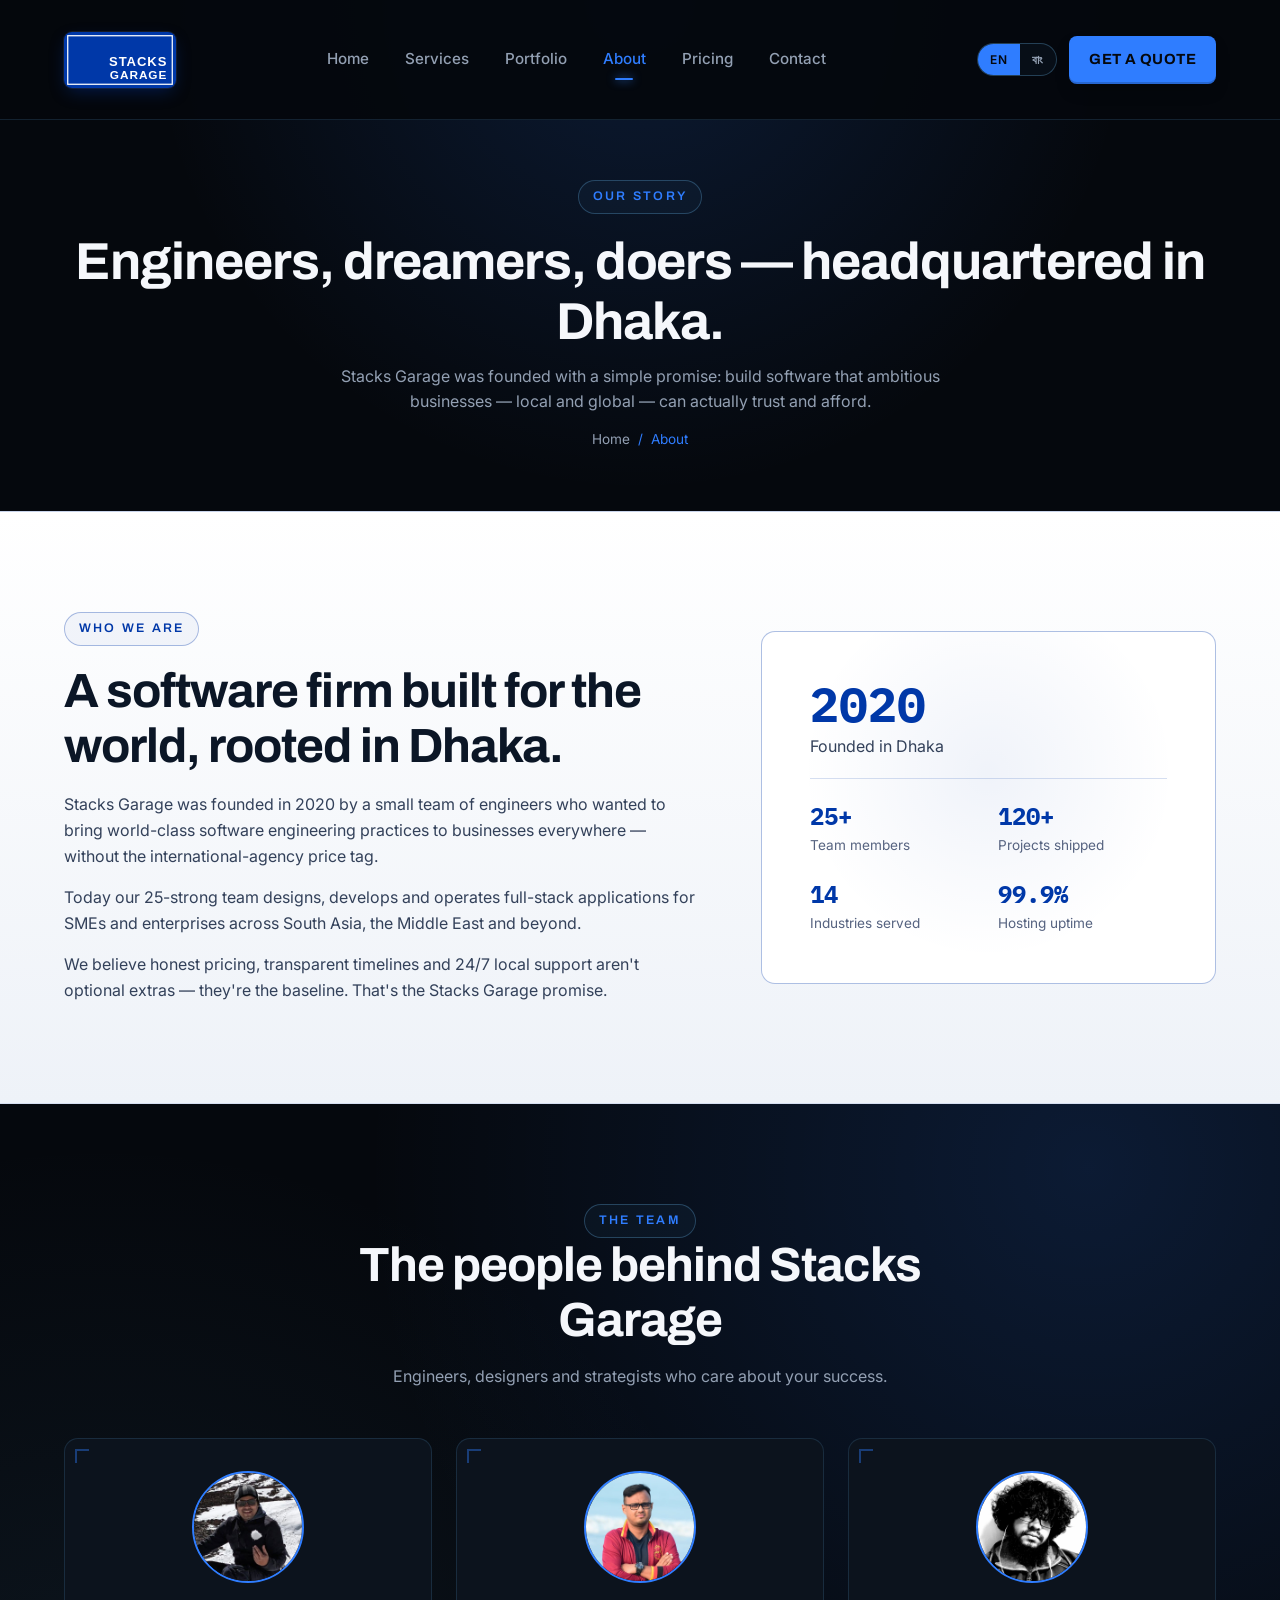
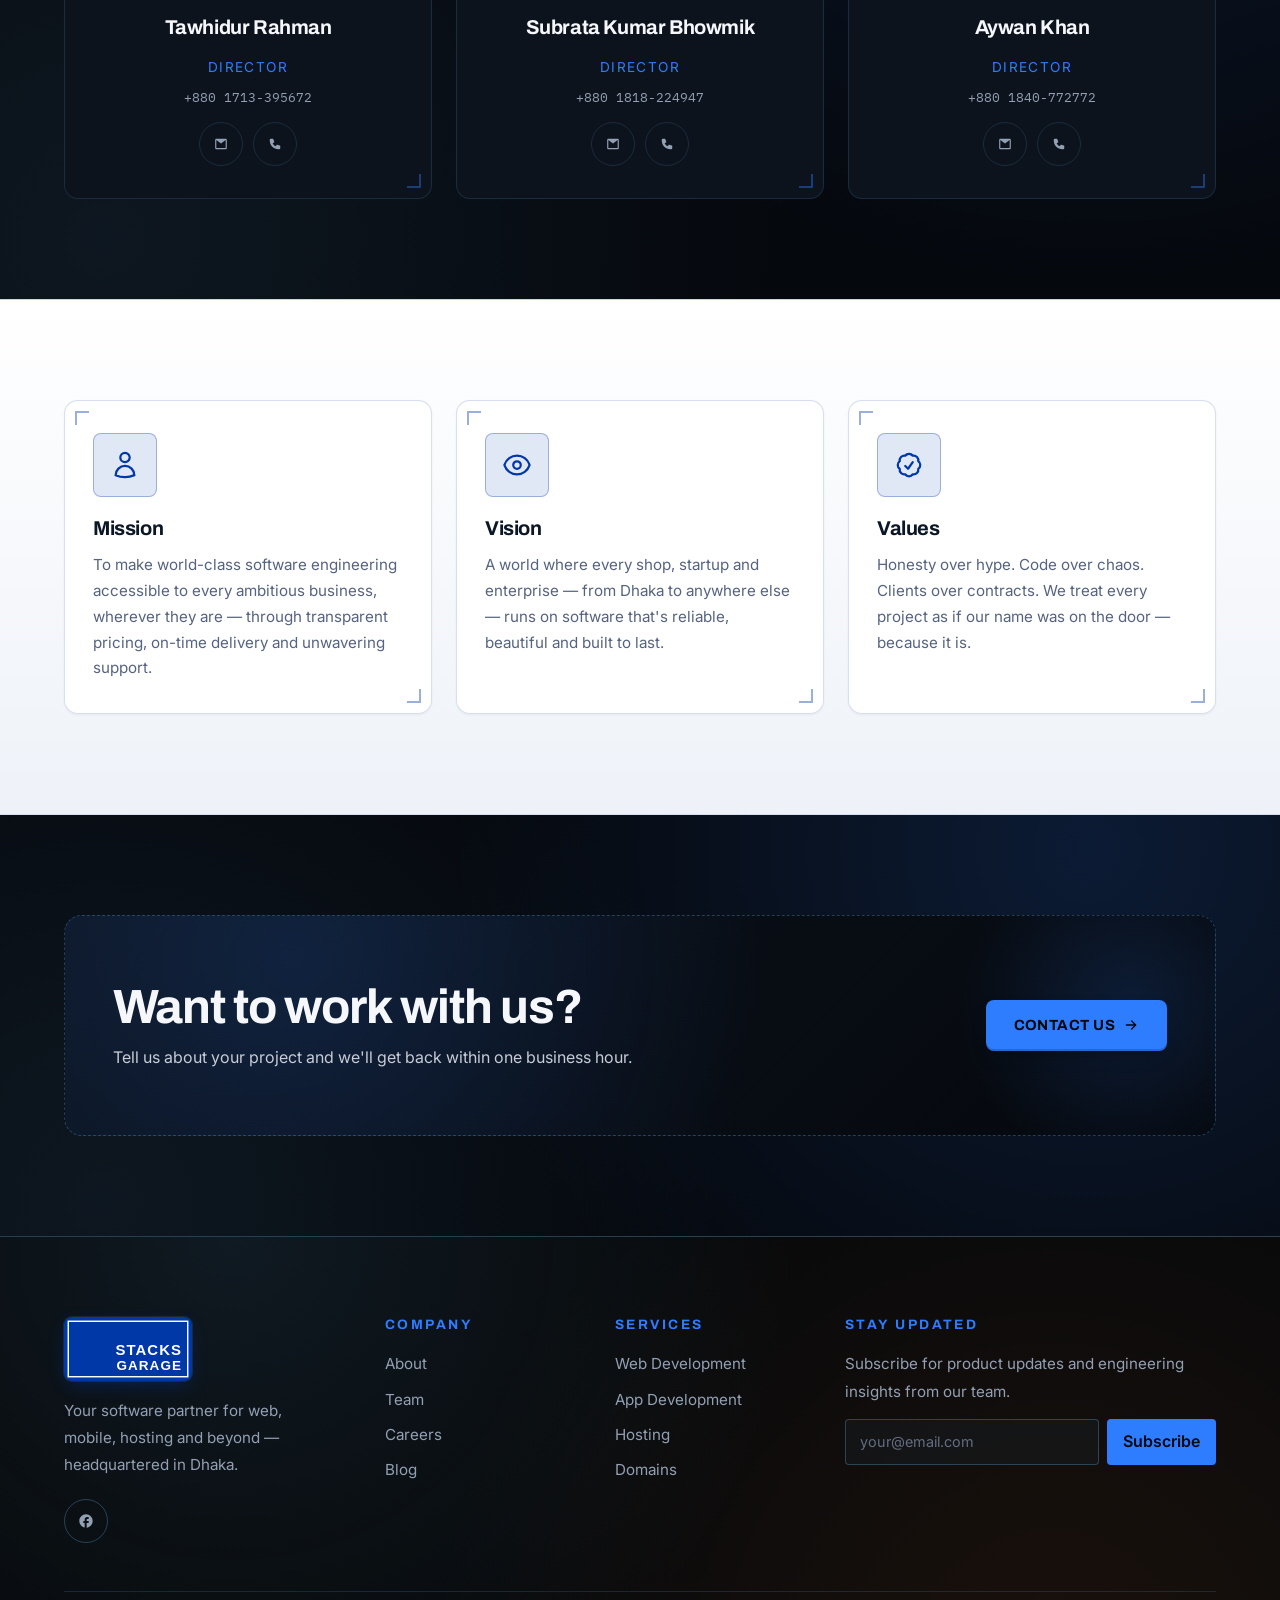
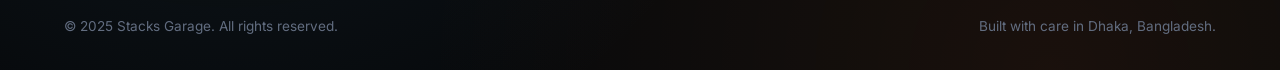
<file: about.html>
<!DOCTYPE html>
<html lang="en">
<head>
  <meta charset="UTF-8">
  <meta name="viewport" content="width=device-width, initial-scale=1.0">
  <meta name="description" content="About Stacks Garage — an international software company headquartered in Dhaka, on a mission to build, host and scale digital products for businesses worldwide.">
  <meta property="og:title" content="About Stacks Garage">
  <meta property="og:description" content="Engineers, dreamers, doers — headquartered in Dhaka, building software for businesses worldwide.">
  <meta property="og:type" content="website">
  <meta property="og:url" content="https://stacksgarage.com/about.html">
  <meta name="theme-color" content="#0038a8">
  <link rel="canonical" href="https://stacksgarage.com/about.html">
  <title>About | Stacks Garage</title>
  <link rel="icon" type="image/svg+xml" href="assets/img/logos/logo-mark.svg">
  <link rel="preconnect" href="https://fonts.googleapis.com">
  <link rel="preconnect" href="https://fonts.gstatic.com" crossorigin>
  <link href="https://fonts.googleapis.com/css2?family=Inter:wght@300;400;500;600;700&family=Archivo:wght@600;700;800;900&family=IBM+Plex+Mono:wght@500;600;700&family=Noto+Sans+Bengali:wght@400;500;600;700&display=swap" rel="stylesheet">
  <link rel="stylesheet" href="css/base.css">
  <link rel="stylesheet" href="css/layout.css">
  <link rel="stylesheet" href="css/components.css">
  <link rel="stylesheet" href="css/animations.css">
  <link rel="stylesheet" href="css/responsive.css">
</head>
<body>

  <header class="site-header">
    <div class="container nav">
      <a href="index.html" class="nav__logo" aria-label="Stacks Garage home">
        <img src="assets/img/logos/logo-plate.svg" alt="Stacks Garage" class="nav__logo-img">
      </a>
      <nav class="nav__menu" aria-label="Primary">
        <a href="index.html" class="nav__link" data-i18n="nav.home">Home</a>
        <a href="services.html" class="nav__link" data-i18n="nav.services">Services</a>
        <a href="portfolio.html" class="nav__link" data-i18n="nav.portfolio">Portfolio</a>
        <a href="about.html" class="nav__link is-active" data-i18n="nav.about">About</a>
        <a href="pricing.html" class="nav__link" data-i18n="nav.pricing">Pricing</a>
        <a href="contact.html" class="nav__link" data-i18n="nav.contact">Contact</a>
      </nav>
      <div class="nav__actions">
        <div class="lang-toggle" role="group" aria-label="Language">
          <button type="button" data-lang="en" class="is-active">EN</button>
          <button type="button" data-lang="bn">বাং</button>
        </div>
        <a href="contact.html" class="btn btn--primary" style="padding:10px 20px" data-i18n="nav.cta_quote">Get a Quote</a>
        <button class="nav__burger" aria-label="Toggle menu"><span></span></button>
      </div>
    </div>
  </header>
  <aside class="nav-drawer" aria-label="Mobile menu">
    <a href="index.html" class="nav__link" data-i18n="nav.home">Home</a>
    <a href="services.html" class="nav__link" data-i18n="nav.services">Services</a>
    <a href="portfolio.html" class="nav__link" data-i18n="nav.portfolio">Portfolio</a>
    <a href="about.html" class="nav__link" data-i18n="nav.about">About</a>
    <a href="pricing.html" class="nav__link" data-i18n="nav.pricing">Pricing</a>
    <a href="contact.html" class="nav__link" data-i18n="nav.contact">Contact</a>
    <a href="contact.html" class="btn btn--primary" data-i18n="nav.cta_quote">Get a Quote</a>
  </aside>
  <div class="nav-drawer-backdrop" aria-hidden="true"></div>

  <section class="page-hero">
    <div class="container page-hero__inner">
      <span class="eyebrow">Our Story</span>
      <h1>Engineers, dreamers, doers — headquartered in Dhaka.</h1>
      <p>Stacks Garage was founded with a simple promise: build software that ambitious businesses — local and global — can actually trust and afford.</p>
      <div class="page-hero__breadcrumbs">
        <a href="index.html">Home</a> <span>/</span> <span style="color:var(--accent)">About</span>
      </div>
    </div>
  </section>

  <section class="section section-light" aria-label="Company overview">
    <div class="container">
      <div class="grid-split grid-split--wide">
        <div class="reveal">
          <span class="eyebrow">Who we are</span>
          <h2 style="margin:18px 0">A software firm built for the world, rooted in Dhaka.</h2>
          <p style="margin-bottom:16px">Stacks Garage was founded in 2020 by a small team of engineers who wanted to bring world-class software engineering practices to businesses everywhere — without the international-agency price tag.</p>
          <p style="margin-bottom:16px">Today our 25-strong team designs, develops and operates full-stack applications for SMEs and enterprises across South Asia, the Middle East and beyond.</p>
          <p>We believe honest pricing, transparent timelines and 24/7 local support aren't optional extras — they're the baseline. That's the Stacks Garage promise.</p>
        </div>
        <div class="reveal reveal--delay-1" style="position:relative">
          <div style="padding:48px;border:1px solid var(--border-strong);border-radius:var(--radius-lg);background:var(--bg-elev);position:relative;overflow:hidden">
            <div class="hero-spotlight" style="position:absolute;inset:0;opacity:.5"></div>
            <div style="position:relative;z-index:1">
              <div style="font-family:var(--font-mono);font-size:3rem;color:var(--accent);font-weight:700;line-height:1">2020</div>
              <div style="margin-top:6px;color:var(--text-soft)">Founded in Dhaka</div>
              <div style="height:1px;background:var(--border);margin:18px 0"></div>
              <div style="display:grid;grid-template-columns:1fr 1fr;gap:18px">
                <div><div style="font-family:var(--font-mono);font-size:1.5rem;color:var(--accent);font-weight:700">25+</div><div style="font-size:.85rem;color:var(--text-muted)">Team members</div></div>
                <div><div style="font-family:var(--font-mono);font-size:1.5rem;color:var(--accent);font-weight:700">120+</div><div style="font-size:.85rem;color:var(--text-muted)">Projects shipped</div></div>
                <div><div style="font-family:var(--font-mono);font-size:1.5rem;color:var(--accent);font-weight:700">14</div><div style="font-size:.85rem;color:var(--text-muted)">Industries served</div></div>
                <div><div style="font-family:var(--font-mono);font-size:1.5rem;color:var(--accent);font-weight:700">99.9%</div><div style="font-size:.85rem;color:var(--text-muted)">Hosting uptime</div></div>
              </div>
            </div>
          </div>
        </div>
      </div>
    </div>
  </section>

  <section class="section section--dark" id="team" aria-label="Team">
    <div class="container">
      <div class="section-heading reveal">
        <span class="eyebrow">The team</span>
        <h2>The people behind Stacks Garage</h2>
        <p>Engineers, designers and strategists who care about your success.</p>
      </div>
      <div class="team">
        <article class="team__card reveal">
          <div class="team__avatar"><img src="assets/img/team/tawhidur-rahman.jpg" alt="Tawhidur Rahman" loading="lazy"></div>
          <h4 class="team__name">Tawhidur Rahman</h4>
          <div class="team__role">Director</div>
          <a class="team__phone" href="tel:+8801713395672">+880 1713-395672</a>
          <div class="team__socials">
            <a href="mailto:tawhid@stacksgarage.com" aria-label="Email Tawhidur Rahman"><svg width="14" height="14" viewBox="0 0 24 24" fill="currentColor"><path d="M2 5a2 2 0 012-2h16a2 2 0 012 2v14a2 2 0 01-2 2H4a2 2 0 01-2-2V5zm2 0l8 6 8-6M4 5v14h16V5"/></svg></a>
            <a href="tel:+8801713395672" aria-label="Call Tawhidur Rahman"><svg width="14" height="14" viewBox="0 0 24 24" fill="currentColor"><path d="M3 5a2 2 0 012-2h3.28a1 1 0 01.948.684l1.498 4.493a1 1 0 01-.502 1.21l-2.257 1.13a11.042 11.042 0 005.516 5.516l1.13-2.257a1 1 0 011.21-.502l4.493 1.498a1 1 0 01.684.949V19a2 2 0 01-2 2h-1C9.716 21 3 14.284 3 6V5z"/></svg></a>
          </div>
        </article>
        <article class="team__card reveal reveal--delay-1">
          <div class="team__avatar"><img src="assets/img/team/subrata-bhowmik.jpg" alt="Subrata Kumar Bhowmik" loading="lazy"></div>
          <h4 class="team__name">Subrata Kumar Bhowmik</h4>
          <div class="team__role">Director</div>
          <a class="team__phone" href="tel:+8801818224947">+880 1818-224947</a>
          <div class="team__socials">
            <a href="mailto:subrata@stacksgarage.com" aria-label="Email Subrata Kumar Bhowmik"><svg width="14" height="14" viewBox="0 0 24 24" fill="currentColor"><path d="M2 5a2 2 0 012-2h16a2 2 0 012 2v14a2 2 0 01-2 2H4a2 2 0 01-2-2V5zm2 0l8 6 8-6M4 5v14h16V5"/></svg></a>
            <a href="tel:+8801818224947" aria-label="Call Subrata Kumar Bhowmik"><svg width="14" height="14" viewBox="0 0 24 24" fill="currentColor"><path d="M3 5a2 2 0 012-2h3.28a1 1 0 01.948.684l1.498 4.493a1 1 0 01-.502 1.21l-2.257 1.13a11.042 11.042 0 005.516 5.516l1.13-2.257a1 1 0 011.21-.502l4.493 1.498a1 1 0 01.684.949V19a2 2 0 01-2 2h-1C9.716 21 3 14.284 3 6V5z"/></svg></a>
          </div>
        </article>
        <article class="team__card reveal reveal--delay-2">
          <div class="team__avatar"><img src="assets/img/team/aywan-khan.jpg" alt="Aywan Khan" loading="lazy"></div>
          <h4 class="team__name">Aywan Khan</h4>
          <div class="team__role">Director</div>
          <a class="team__phone" href="tel:+8801840772772">+880 1840-772772</a>
          <div class="team__socials">
            <a href="mailto:aywan@stacksgarage.com" aria-label="Email Aywan Khan"><svg width="14" height="14" viewBox="0 0 24 24" fill="currentColor"><path d="M2 5a2 2 0 012-2h16a2 2 0 012 2v14a2 2 0 01-2 2H4a2 2 0 01-2-2V5zm2 0l8 6 8-6M4 5v14h16V5"/></svg></a>
            <a href="tel:+8801840772772" aria-label="Call Aywan Khan"><svg width="14" height="14" viewBox="0 0 24 24" fill="currentColor"><path d="M3 5a2 2 0 012-2h3.28a1 1 0 01.948.684l1.498 4.493a1 1 0 01-.502 1.21l-2.257 1.13a11.042 11.042 0 005.516 5.516l1.13-2.257a1 1 0 011.21-.502l4.493 1.498a1 1 0 01.684.949V19a2 2 0 01-2 2h-1C9.716 21 3 14.284 3 6V5z"/></svg></a>
          </div>
        </article>
      </div>
    </div>
  </section>

  <section class="section section-light" aria-label="Mission and values">
    <div class="container">
      <div class="grid grid-3">
        <article class="card reveal">
          <div class="card__icon"><svg viewBox="0 0 24 24" fill="none" stroke="currentColor" stroke-width="1.8"><path stroke-linecap="round" stroke-linejoin="round" d="M15.75 6a3.75 3.75 0 11-7.5 0 3.75 3.75 0 017.5 0zM4.501 20.118a7.5 7.5 0 0114.998 0A17.933 17.933 0 0112 21.75c-2.676 0-5.216-.584-7.499-1.632z"/></svg></div>
          <h3 class="card__title">Mission</h3>
          <p class="card__text">To make world-class software engineering accessible to every ambitious business, wherever they are — through transparent pricing, on-time delivery and unwavering support.</p>
        </article>
        <article class="card reveal reveal--delay-1">
          <div class="card__icon"><svg viewBox="0 0 24 24" fill="none" stroke="currentColor" stroke-width="1.8"><path stroke-linecap="round" stroke-linejoin="round" d="M2.036 12.322a1.012 1.012 0 010-.639C3.423 7.51 7.36 4.5 12 4.5c4.638 0 8.573 3.007 9.963 7.178.07.207.07.431 0 .639C20.577 16.49 16.64 19.5 12 19.5c-4.638 0-8.573-3.007-9.963-7.178z"/><path stroke-linecap="round" stroke-linejoin="round" d="M15 12a3 3 0 11-6 0 3 3 0 016 0z"/></svg></div>
          <h3 class="card__title">Vision</h3>
          <p class="card__text">A world where every shop, startup and enterprise — from Dhaka to anywhere else — runs on software that's reliable, beautiful and built to last.</p>
        </article>
        <article class="card reveal reveal--delay-2">
          <div class="card__icon"><svg viewBox="0 0 24 24" fill="none" stroke="currentColor" stroke-width="1.8"><path stroke-linecap="round" stroke-linejoin="round" d="M9 12.75L11.25 15 15 9.75M21 12c0 1.268-.63 2.39-1.593 3.068a3.745 3.745 0 01-1.043 3.296 3.745 3.745 0 01-3.296 1.043A3.745 3.745 0 0112 21c-1.268 0-2.39-.63-3.068-1.593a3.746 3.746 0 01-3.296-1.043 3.745 3.745 0 01-1.043-3.296A3.745 3.745 0 013 12c0-1.268.63-2.39 1.593-3.068a3.745 3.745 0 011.043-3.296 3.746 3.746 0 013.296-1.043A3.746 3.746 0 0112 3c1.268 0 2.39.63 3.068 1.593a3.746 3.746 0 013.296 1.043 3.745 3.745 0 011.043 3.296A3.745 3.745 0 0121 12z"/></svg></div>
          <h3 class="card__title">Values</h3>
          <p class="card__text">Honesty over hype. Code over chaos. Clients over contracts. We treat every project as if our name was on the door — because it is.</p>
        </article>
      </div>
    </div>
  </section>

  <section class="section section--dark" aria-label="CTA">
    <div class="container">
      <div class="cta-banner reveal">
        <div>
          <h2>Want to work with us?</h2>
          <p>Tell us about your project and we'll get back within one business hour.</p>
        </div>
        <a href="contact.html" class="btn btn--primary">Contact Us <svg width="16" height="16" viewBox="0 0 24 24" fill="none" stroke="currentColor" stroke-width="2"><path stroke-linecap="round" stroke-linejoin="round" d="M5 12h14m-6-6 6 6-6 6"/></svg></a>
      </div>
    </div>
  </section>

  <footer class="site-footer">
    <div class="container">
      <div class="footer__grid">
        <div class="footer__col footer__brand">
          <a href="index.html" class="nav__logo"><img src="assets/img/logos/logo-plate.svg" alt="Stacks Garage" class="nav__logo-img"></a>
          <p>Your software partner for web, mobile, hosting and beyond — headquartered in Dhaka.</p>
          <div class="footer__socials">
            <a href="#"><svg width="16" height="16" viewBox="0 0 24 24" fill="currentColor"><path d="M22 12c0-5.52-4.48-10-10-10S2 6.48 2 12c0 4.84 3.44 8.87 8 9.8V15H8v-3h2V9.5C10 7.57 11.57 6 13.5 6H16v3h-2c-.55 0-1 .45-1 1v2h3v3h-3v6.95c5.05-.5 9-4.76 9-9.95z"/></svg></a>
          </div>
        </div>
        <div class="footer__col">
          <h4>Company</h4>
          <ul style="display:flex;flex-direction:column;gap:8px">
            <li><a href="about.html">About</a></li>
            <li><a href="about.html#team">Team</a></li>
            <li><a href="#">Careers</a></li>
            <li><a href="#">Blog</a></li>
          </ul>
        </div>
        <div class="footer__col">
          <h4>Services</h4>
          <ul style="display:flex;flex-direction:column;gap:8px">
            <li><a href="services.html#web">Web Development</a></li>
            <li><a href="services.html#app">App Development</a></li>
            <li><a href="services.html#hosting">Hosting</a></li>
            <li><a href="services.html#domain">Domains</a></li>
          </ul>
        </div>
        <div class="footer__col">
          <h4>Stay updated</h4>
          <p>Subscribe for product updates and engineering insights from our team.</p>
          <form class="footer__newsletter" novalidate>
            <input type="email" required placeholder="your@email.com" aria-label="Email">
            <button type="submit">Subscribe</button>
          </form>
        </div>
      </div>
      <div class="footer__bottom">
        <span>© 2025 Stacks Garage. All rights reserved.</span>
        <span>Built with care in Dhaka, Bangladesh.</span>
      </div>
    </div>
  </footer>
  <button class="back-to-top" aria-label="Back to top">
    <svg viewBox="0 0 24 24" fill="none" stroke="currentColor" stroke-width="2.5"><path stroke-linecap="round" stroke-linejoin="round" d="M5 15l7-7 7 7"/></svg>
  </button>

  <script src="js/i18n.js"></script>
  <script src="js/menu.js"></script>
  <script src="js/animations.js"></script>
  <script src="js/main.js"></script>
  <script src="js/form-validation.js"></script>
</body>
</html>
</file>
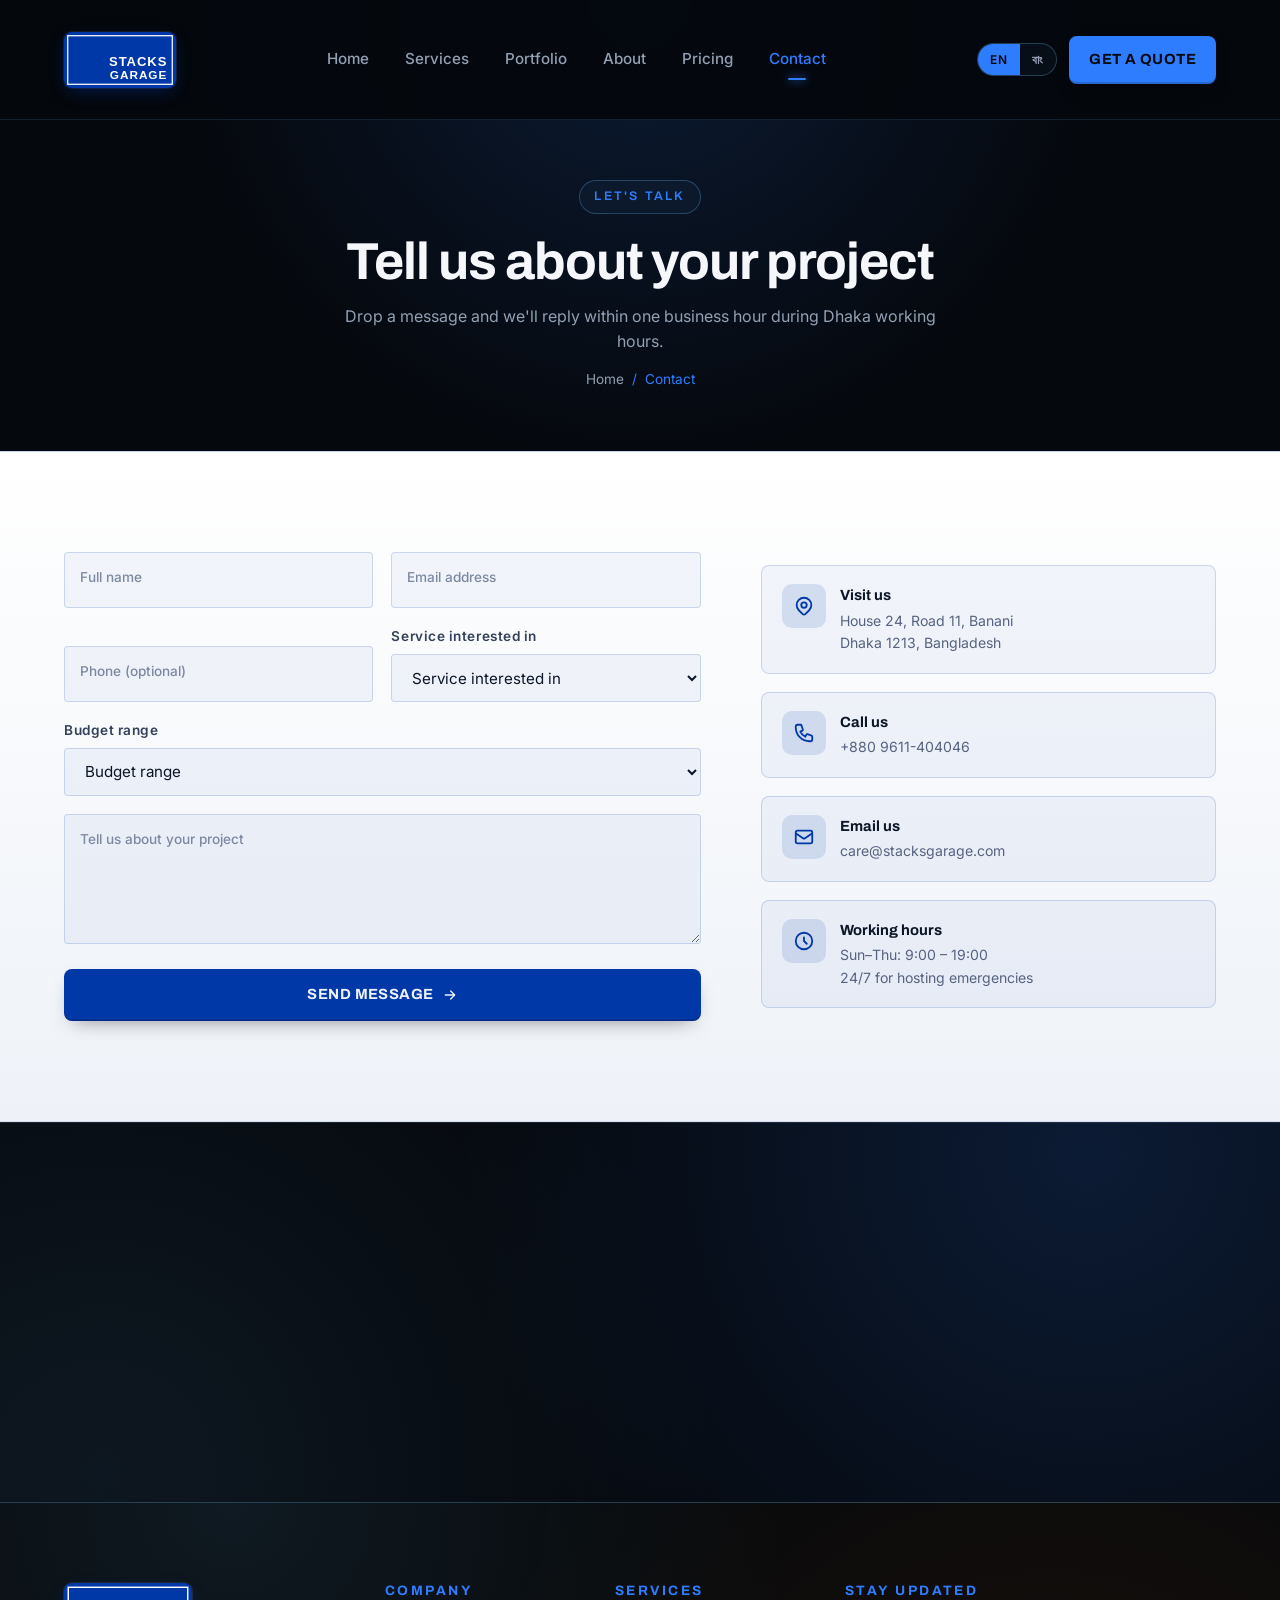
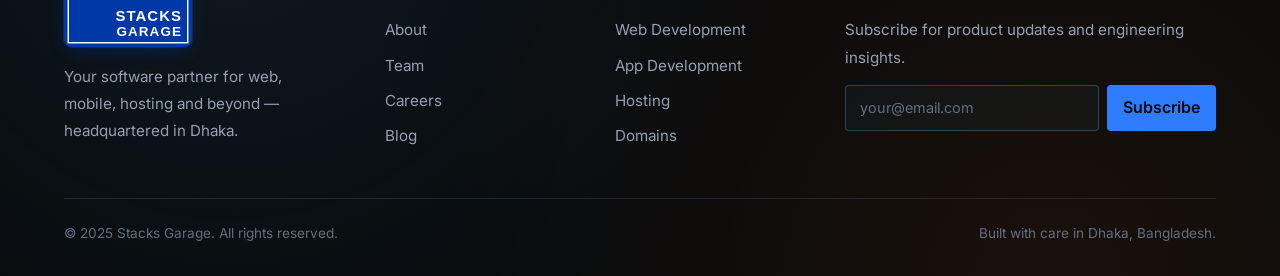
<file: contact.html>
<!DOCTYPE html>
<html lang="en">
<head>
  <meta charset="UTF-8">
  <meta name="viewport" content="width=device-width, initial-scale=1.0">
  <meta name="description" content="Contact Stacks Garage — an international software company headquartered in Dhaka. Reach out by phone, email or visit our office.">
  <meta property="og:title" content="Contact | Stacks Garage">
  <meta property="og:description" content="Tell us about your project — we reply within one business hour during Dhaka working hours.">
  <meta property="og:type" content="website">
  <meta property="og:url" content="https://stacksgarage.com/contact.html">
  <meta name="theme-color" content="#0038a8">
  <link rel="canonical" href="https://stacksgarage.com/contact.html">
  <title>Contact | Stacks Garage</title>
  <link rel="icon" type="image/svg+xml" href="assets/img/logos/logo-mark.svg">
  <link rel="preconnect" href="https://fonts.googleapis.com">
  <link rel="preconnect" href="https://fonts.gstatic.com" crossorigin>
  <link href="https://fonts.googleapis.com/css2?family=Inter:wght@300;400;500;600;700&family=Archivo:wght@600;700;800;900&family=IBM+Plex+Mono:wght@500;600;700&family=Noto+Sans+Bengali:wght@400;500;600;700&display=swap" rel="stylesheet">
  <link rel="stylesheet" href="css/base.css">
  <link rel="stylesheet" href="css/layout.css">
  <link rel="stylesheet" href="css/components.css">
  <link rel="stylesheet" href="css/animations.css">
  <link rel="stylesheet" href="css/responsive.css">
</head>
<body>

  <header class="site-header">
    <div class="container nav">
      <a href="index.html" class="nav__logo" aria-label="Stacks Garage home">
        <img src="assets/img/logos/logo-plate.svg" alt="Stacks Garage" class="nav__logo-img">
      </a>
      <nav class="nav__menu" aria-label="Primary">
        <a href="index.html" class="nav__link" data-i18n="nav.home">Home</a>
        <a href="services.html" class="nav__link" data-i18n="nav.services">Services</a>
        <a href="portfolio.html" class="nav__link" data-i18n="nav.portfolio">Portfolio</a>
        <a href="about.html" class="nav__link" data-i18n="nav.about">About</a>
        <a href="pricing.html" class="nav__link" data-i18n="nav.pricing">Pricing</a>
        <a href="contact.html" class="nav__link is-active" data-i18n="nav.contact">Contact</a>
      </nav>
      <div class="nav__actions">
        <div class="lang-toggle" role="group" aria-label="Language">
          <button type="button" data-lang="en" class="is-active">EN</button>
          <button type="button" data-lang="bn">বাং</button>
        </div>
        <a href="contact.html" class="btn btn--primary" style="padding:10px 20px" data-i18n="nav.cta_quote">Get a Quote</a>
        <button class="nav__burger" aria-label="Toggle menu"><span></span></button>
      </div>
    </div>
  </header>
  <aside class="nav-drawer" aria-label="Mobile menu">
    <a href="index.html" class="nav__link" data-i18n="nav.home">Home</a>
    <a href="services.html" class="nav__link" data-i18n="nav.services">Services</a>
    <a href="portfolio.html" class="nav__link" data-i18n="nav.portfolio">Portfolio</a>
    <a href="about.html" class="nav__link" data-i18n="nav.about">About</a>
    <a href="pricing.html" class="nav__link" data-i18n="nav.pricing">Pricing</a>
    <a href="contact.html" class="nav__link" data-i18n="nav.contact">Contact</a>
    <a href="contact.html" class="btn btn--primary" data-i18n="nav.cta_quote">Get a Quote</a>
  </aside>
  <div class="nav-drawer-backdrop" aria-hidden="true"></div>

  <section class="page-hero">
    <div class="container page-hero__inner">
      <span class="eyebrow" data-i18n="contact.eyebrow">Let's talk</span>
      <h1 data-i18n="contact.heading">Tell us about your project</h1>
      <p data-i18n="contact.subheading">Drop a message and we'll reply within one business hour during Dhaka working hours.</p>
      <div class="page-hero__breadcrumbs"><a href="index.html">Home</a> <span>/</span> <span style="color:var(--accent)">Contact</span></div>
    </div>
  </section>

  <section class="section section-light" aria-label="Contact form and info">
    <div class="container">
      <div class="grid-split grid-split--wide">
        <!-- Contact form -->
        <div class="reveal">
          <form class="form" novalidate>
            <div class="form__row">
              <div class="form__field form__field--floating">
                <input id="name" name="name" type="text" placeholder=" " required minlength="2" autocomplete="name">
                <label for="name" data-i18n="contact.form.name">Full name</label>
                <div class="form__error" data-i18n="contact.form.name_error">Please enter your name.</div>
              </div>
              <div class="form__field form__field--floating">
                <input id="email" name="email" type="email" placeholder=" " required autocomplete="email">
                <label for="email" data-i18n="contact.form.email">Email address</label>
                <div class="form__error">Please enter a valid email.</div>
              </div>
            </div>

            <div class="form__row">
              <div class="form__field form__field--floating">
                <input id="phone" name="phone" type="tel" placeholder=" " autocomplete="tel">
                <label for="phone" data-i18n="contact.form.phone">Phone (optional)</label>
              </div>
              <div class="form__field">
                <label for="service" data-i18n="contact.form.service">Service interested in</label>
                <select id="service" name="service" required data-i18n-options="contact.form.service_options">
                  <option value="" data-i18n="contact.form.service">Service interested in</option>
                </select>
              </div>
            </div>

            <div class="form__field">
              <label for="budget" data-i18n="contact.form.budget">Budget range</label>
              <select id="budget" name="budget" required data-i18n-options="contact.form.budget_options">
                <option value="" data-i18n="contact.form.budget">Budget range</option>
              </select>
            </div>

            <div class="form__field form__field--floating">
              <textarea id="message" name="message" placeholder=" " required minlength="20"></textarea>
              <label for="message" data-i18n="contact.form.message">Tell us about your project</label>
              <div class="form__error">Please share a few sentences (20+ characters).</div>
            </div>

            <button type="submit" class="btn btn--primary">
              <span data-i18n="contact.form.submit">Send message</span>
              <svg width="16" height="16" viewBox="0 0 24 24" fill="none" stroke="currentColor" stroke-width="2"><path stroke-linecap="round" stroke-linejoin="round" d="M5 12h14m-6-6 6 6-6 6"/></svg>
            </button>

            <div class="form-success" data-i18n="contact.form.success">Thanks! We've received your message and will reply within one business hour.</div>
          </form>
        </div>

        <!-- Contact info -->
        <aside class="reveal reveal--delay-1">
          <div class="contact-info">
            <div class="contact-info__item">
              <div class="contact-info__icon"><svg viewBox="0 0 24 24" fill="none" stroke="currentColor" stroke-width="2"><path stroke-linecap="round" stroke-linejoin="round" d="M17.657 16.657L13.414 20.9a1.998 1.998 0 01-2.827 0l-4.244-4.243a8 8 0 1111.314 0z"/><path stroke-linecap="round" stroke-linejoin="round" d="M15 11a3 3 0 11-6 0 3 3 0 016 0z"/></svg></div>
              <div>
                <div class="contact-info__title" data-i18n="contact.info.address.title">Visit us</div>
                <div class="contact-info__text">House 24, Road 11, Banani<br>Dhaka 1213, Bangladesh</div>
              </div>
            </div>
            <div class="contact-info__item">
              <div class="contact-info__icon"><svg viewBox="0 0 24 24" fill="none" stroke="currentColor" stroke-width="2"><path stroke-linecap="round" stroke-linejoin="round" d="M3 5a2 2 0 012-2h3.28a1 1 0 01.948.684l1.498 4.493a1 1 0 01-.502 1.21l-2.257 1.13a11.042 11.042 0 005.516 5.516l1.13-2.257a1 1 0 011.21-.502l4.493 1.498a1 1 0 01.684.949V19a2 2 0 01-2 2h-1C9.716 21 3 14.284 3 6V5z"/></svg></div>
              <div>
                <div class="contact-info__title" data-i18n="contact.info.phone.title">Call us</div>
                <div class="contact-info__text"><a href="tel:+8809611404046">+880 9611-404046</a></div>
              </div>
            </div>
            <div class="contact-info__item">
              <div class="contact-info__icon"><svg viewBox="0 0 24 24" fill="none" stroke="currentColor" stroke-width="2"><path stroke-linecap="round" stroke-linejoin="round" d="M3 8l7.89 5.26a2 2 0 002.22 0L21 8M5 19h14a2 2 0 002-2V7a2 2 0 00-2-2H5a2 2 0 00-2 2v10a2 2 0 002 2z"/></svg></div>
              <div>
                <div class="contact-info__title" data-i18n="contact.info.email.title">Email us</div>
                <div class="contact-info__text"><a href="mailto:care@stacksgarage.com">care@stacksgarage.com</a></div>
              </div>
            </div>
            <div class="contact-info__item">
              <div class="contact-info__icon"><svg viewBox="0 0 24 24" fill="none" stroke="currentColor" stroke-width="2"><path stroke-linecap="round" stroke-linejoin="round" d="M12 8v4l3 3m6-3a9 9 0 11-18 0 9 9 0 0118 0z"/></svg></div>
              <div>
                <div class="contact-info__title" data-i18n="contact.info.hours.title">Working hours</div>
                <div class="contact-info__text">Sun–Thu: 9:00 – 19:00<br>24/7 for hosting emergencies</div>
              </div>
            </div>
          </div>
        </aside>
      </div>
    </div>
  </section>

  <section class="section section--dark" aria-label="Map" style="padding:0">
    <div style="width:100%;height:380px;filter:grayscale(.6) contrast(1.05);border-top:1px solid var(--border)">
      <iframe
        title="Stacks Garage Dhaka office location"
        src="https://www.openstreetmap.org/export/embed.html?bbox=90.395%2C23.785%2C90.415%2C23.800&layer=mapnik&marker=23.7925%2C90.405"
        style="width:100%;height:100%;border:0;display:block"
        loading="lazy"></iframe>
    </div>
  </section>

  <footer class="site-footer">
    <div class="container">
      <div class="footer__grid">
        <div class="footer__col footer__brand">
          <a href="index.html" class="nav__logo"><img src="assets/img/logos/logo-plate.svg" alt="Stacks Garage" class="nav__logo-img"></a>
          <p>Your software partner for web, mobile, hosting and beyond — headquartered in Dhaka.</p>
        </div>
        <div class="footer__col">
          <h4>Company</h4>
          <ul style="display:flex;flex-direction:column;gap:8px">
            <li><a href="about.html">About</a></li><li><a href="about.html#team">Team</a></li>
            <li><a href="#">Careers</a></li><li><a href="#">Blog</a></li>
          </ul>
        </div>
        <div class="footer__col">
          <h4>Services</h4>
          <ul style="display:flex;flex-direction:column;gap:8px">
            <li><a href="services.html#web">Web Development</a></li>
            <li><a href="services.html#app">App Development</a></li>
            <li><a href="services.html#hosting">Hosting</a></li>
            <li><a href="services.html#domain">Domains</a></li>
          </ul>
        </div>
        <div class="footer__col">
          <h4>Stay updated</h4>
          <p>Subscribe for product updates and engineering insights.</p>
          <form class="footer__newsletter" novalidate>
            <input type="email" required placeholder="your@email.com" aria-label="Email">
            <button type="submit">Subscribe</button>
          </form>
        </div>
      </div>
      <div class="footer__bottom">
        <span>© 2025 Stacks Garage. All rights reserved.</span>
        <span>Built with care in Dhaka, Bangladesh.</span>
      </div>
    </div>
  </footer>
  <button class="back-to-top" aria-label="Back to top">
    <svg viewBox="0 0 24 24" fill="none" stroke="currentColor" stroke-width="2.5"><path stroke-linecap="round" stroke-linejoin="round" d="M5 15l7-7 7 7"/></svg>
  </button>

  <script src="js/i18n.js"></script>
  <script src="js/menu.js"></script>
  <script src="js/animations.js"></script>
  <script src="js/main.js"></script>
  <script src="js/form-validation.js"></script>
</body>
</html>
</file>
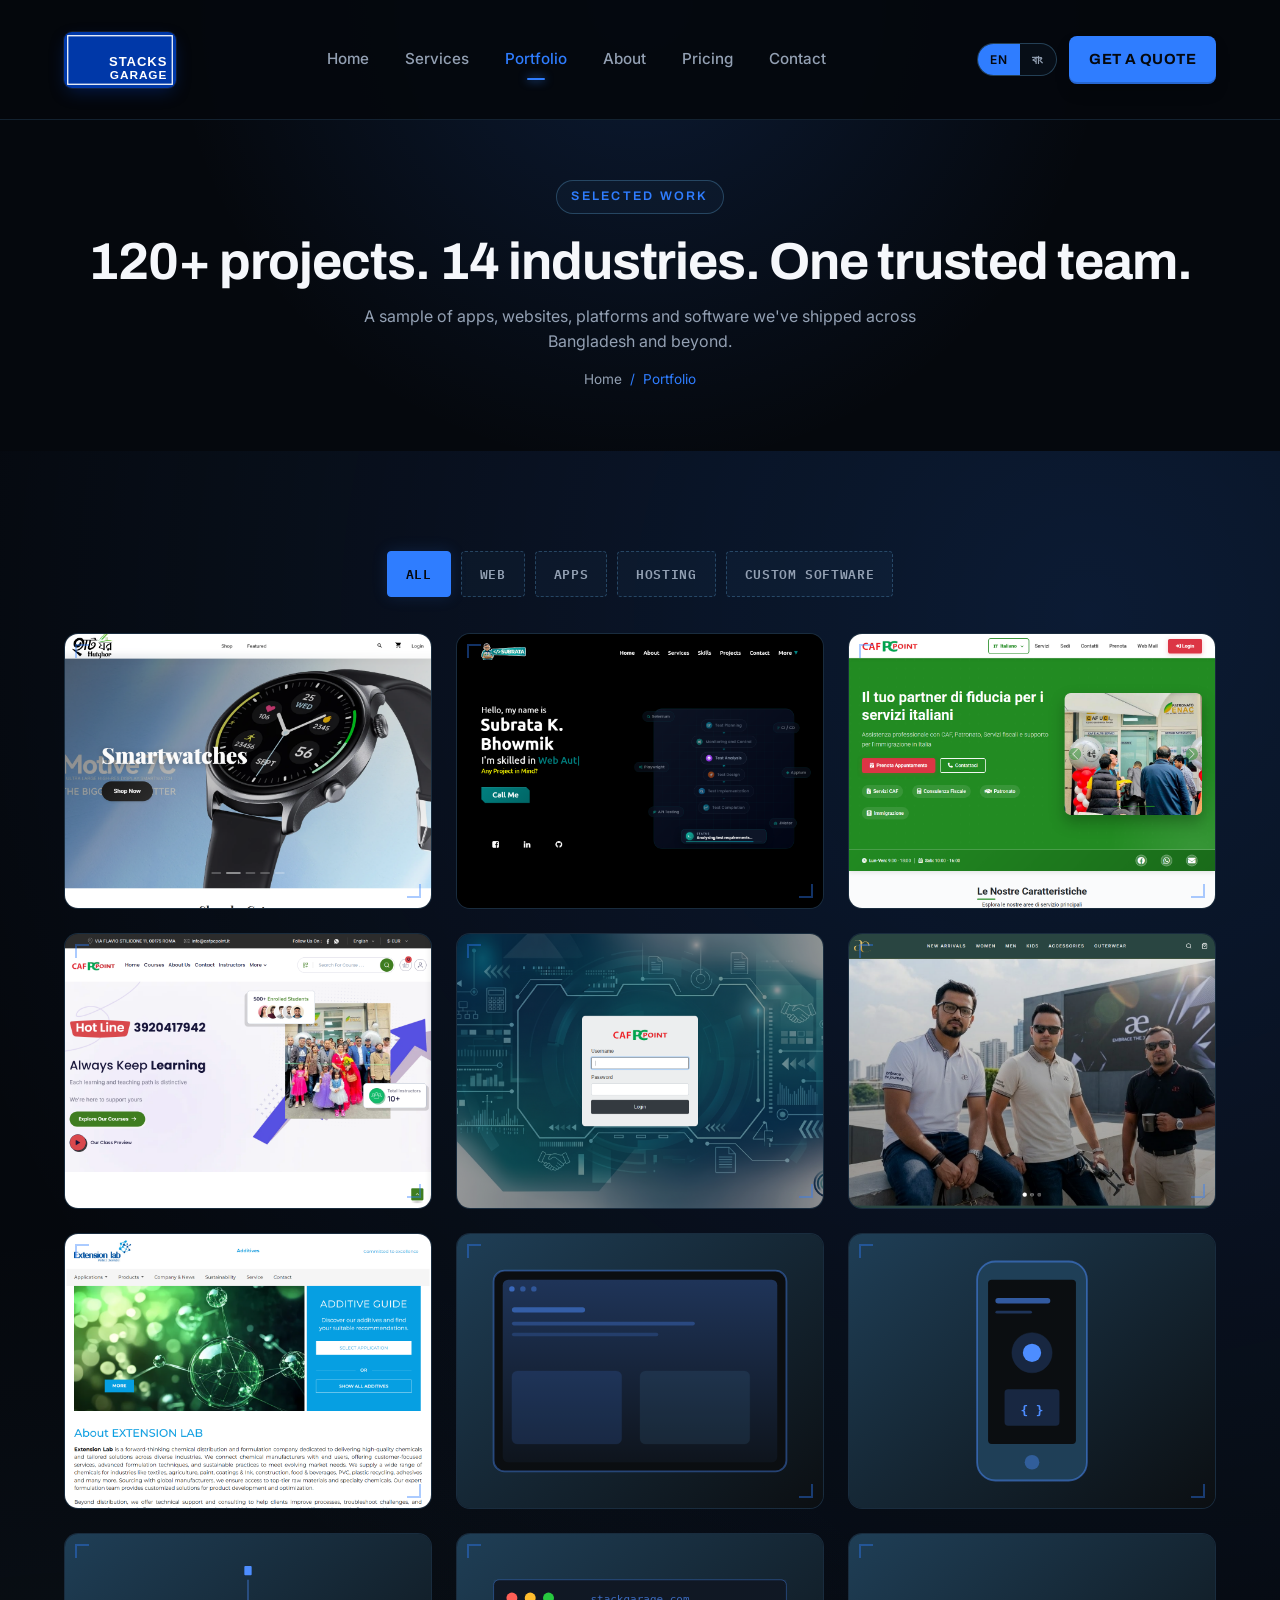
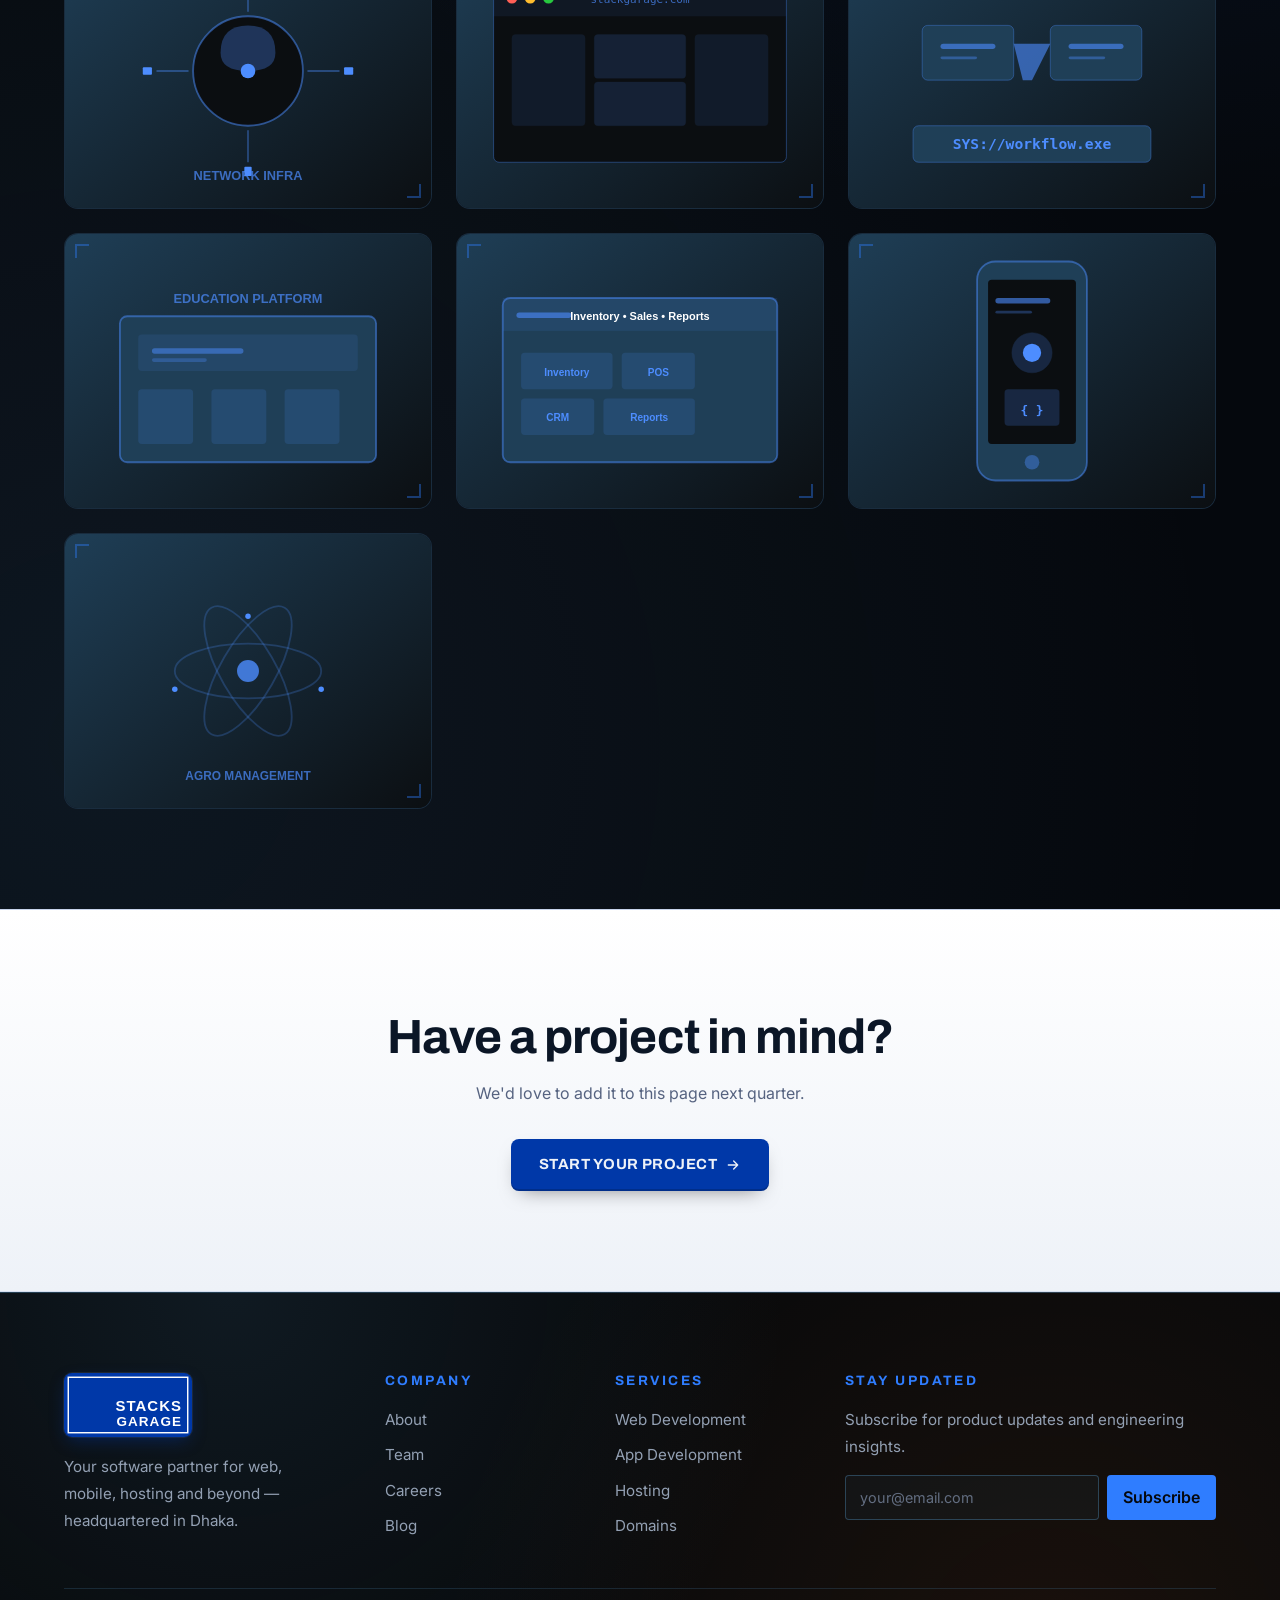
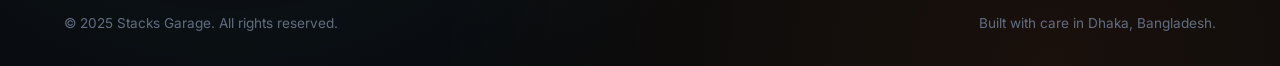
<file: portfolio.html>
<!DOCTYPE html>
<html lang="en">
<head>
  <meta charset="UTF-8">
  <meta name="viewport" content="width=device-width, initial-scale=1.0">
  <meta name="description" content="Stacks Garage portfolio — selected web, app, hosting and custom software projects delivered for clients in Bangladesh and beyond.">
  <meta property="og:title" content="Portfolio | Stacks Garage">
  <meta property="og:description" content="120+ projects, 14 industries — a look at the apps, sites and platforms we've shipped for clients in Bangladesh and beyond.">
  <meta property="og:type" content="website">
  <meta property="og:url" content="https://stacksgarage.com/portfolio.html">
  <meta name="theme-color" content="#0038a8">
  <link rel="canonical" href="https://stacksgarage.com/portfolio.html">
  <title>Portfolio | Stacks Garage</title>
  <link rel="icon" type="image/svg+xml" href="assets/img/logos/logo-mark.svg">
  <link rel="preconnect" href="https://fonts.googleapis.com">
  <link rel="preconnect" href="https://fonts.gstatic.com" crossorigin>
  <link href="https://fonts.googleapis.com/css2?family=Inter:wght@300;400;500;600;700&family=Archivo:wght@600;700;800;900&family=IBM+Plex+Mono:wght@500;600;700&family=Noto+Sans+Bengali:wght@400;500;600;700&display=swap" rel="stylesheet">
  <link rel="stylesheet" href="css/base.css">
  <link rel="stylesheet" href="css/layout.css">
  <link rel="stylesheet" href="css/components.css">
  <link rel="stylesheet" href="css/animations.css">
  <link rel="stylesheet" href="css/responsive.css">
</head>
<body>

  <header class="site-header">
    <div class="container nav">
      <a href="index.html" class="nav__logo" aria-label="Stacks Garage home">
        <img src="assets/img/logos/logo-plate.svg" alt="Stacks Garage" class="nav__logo-img">
      </a>
      <nav class="nav__menu" aria-label="Primary">
        <a href="index.html" class="nav__link" data-i18n="nav.home">Home</a>
        <a href="services.html" class="nav__link" data-i18n="nav.services">Services</a>
        <a href="portfolio.html" class="nav__link is-active" data-i18n="nav.portfolio">Portfolio</a>
        <a href="about.html" class="nav__link" data-i18n="nav.about">About</a>
        <a href="pricing.html" class="nav__link" data-i18n="nav.pricing">Pricing</a>
        <a href="contact.html" class="nav__link" data-i18n="nav.contact">Contact</a>
      </nav>
      <div class="nav__actions">
        <div class="lang-toggle" role="group" aria-label="Language">
          <button type="button" data-lang="en" class="is-active">EN</button>
          <button type="button" data-lang="bn">বাং</button>
        </div>
        <a href="contact.html" class="btn btn--primary" style="padding:10px 20px" data-i18n="nav.cta_quote">Get a Quote</a>
        <button class="nav__burger" aria-label="Toggle menu"><span></span></button>
      </div>
    </div>
  </header>
  <aside class="nav-drawer" aria-label="Mobile menu">
    <a href="index.html" class="nav__link" data-i18n="nav.home">Home</a>
    <a href="services.html" class="nav__link" data-i18n="nav.services">Services</a>
    <a href="portfolio.html" class="nav__link" data-i18n="nav.portfolio">Portfolio</a>
    <a href="about.html" class="nav__link" data-i18n="nav.about">About</a>
    <a href="pricing.html" class="nav__link" data-i18n="nav.pricing">Pricing</a>
    <a href="contact.html" class="nav__link" data-i18n="nav.contact">Contact</a>
    <a href="contact.html" class="btn btn--primary" data-i18n="nav.cta_quote">Get a Quote</a>
  </aside>
  <div class="nav-drawer-backdrop" aria-hidden="true"></div>

  <section class="page-hero">
    <div class="container page-hero__inner">
      <span class="eyebrow">Selected work</span>
      <h1>120+ projects. 14 industries. One trusted team.</h1>
      <p>A sample of apps, websites, platforms and software we've shipped across Bangladesh and beyond.</p>
      <div class="page-hero__breadcrumbs"><a href="index.html">Home</a> <span>/</span> <span style="color:var(--accent)">Portfolio</span></div>
    </div>
  </section>

  <section class="section section--dark" aria-label="Portfolio grid">
    <div class="container">
      <div class="portfolio-filters">
        <button type="button" data-filter="all" class="is-active">All</button>
        <button type="button" data-filter="web">Web</button>
        <button type="button" data-filter="apps">Apps</button>
        <button type="button" data-filter="hosting">Hosting</button>
        <button type="button" data-filter="custom software">Custom Software</button>
      </div>

      <div class="portfolio-grid">
        <a class="portfolio-card reveal" data-category="web" href="https://www.hutghor.com" target="_blank" rel="noopener">
          <img src="assets/img/portfolio/hutghor.png" alt="HutGhor e-commerce store" loading="lazy">
          <div class="portfolio-card__overlay">
            <h4>HutGhor</h4><span>E-commerce Store</span>
            <span class="portfolio-card__metric">Live · www.hutghor.com</span>
            <div class="tags"><span class="tag">E-commerce</span><span class="tag">Fashion</span><span class="tag">Responsive</span></div>
          </div>
        </a>
        <a class="portfolio-card reveal reveal--delay-1" data-category="web" href="https://www.subrata.tech" target="_blank" rel="noopener">
          <img src="assets/img/portfolio/subrata-tech.png" alt="Subrata.tech developer portfolio" loading="lazy">
          <div class="portfolio-card__overlay">
            <h4>Subrata.tech</h4><span>Developer Portfolio</span>
            <span class="portfolio-card__metric">15+ Yrs Experience</span>
            <div class="tags"><span class="tag">Portfolio</span><span class="tag">Frontend</span><span class="tag">Responsive</span></div>
          </div>
        </a>
        <a class="portfolio-card reveal reveal--delay-2" data-category="web" href="https://www.cafpcpoint.it" target="_blank" rel="noopener">
          <img src="assets/img/portfolio/cafpcpoint.png" alt="CAF PC POINT agency website" loading="lazy">
          <div class="portfolio-card__overlay">
            <h4>CAF PC POINT</h4><span>Agency Website</span>
            <span class="portfolio-card__metric">3 Languages · IT/EN/BN</span>
            <div class="tags"><span class="tag">Corporate</span><span class="tag">Multilingual</span><span class="tag">Booking</span></div>
          </div>
        </a>
        <a class="portfolio-card reveal" data-category="custom software" href="https://corsi.cafpcpoint.it" target="_blank" rel="noopener">
          <img src="assets/img/portfolio/corsi-lms.png" alt="Corsi LMS learning platform" loading="lazy">
          <div class="portfolio-card__overlay">
            <h4>Corsi LMS</h4><span>Learning Platform</span>
            <span class="portfolio-card__metric">500+ Enrolled Students</span>
            <div class="tags"><span class="tag">LMS</span><span class="tag">E-learning</span><span class="tag">Courses</span></div>
          </div>
        </a>
        <a class="portfolio-card reveal reveal--delay-1" data-category="custom software" href="https://soft.cafpcpoint.it" target="_blank" rel="noopener">
          <img src="assets/img/portfolio/soft-portal.png" alt="CAF Soft custom software portal" loading="lazy">
          <div class="portfolio-card__overlay">
            <h4>CAF Soft</h4><span>Custom Software Portal</span>
            <span class="portfolio-card__metric">Secure Client Portal</span>
            <div class="tags"><span class="tag">CAF Management</span><span class="tag">Auth</span><span class="tag">Portal</span></div>
          </div>
        </a>
        <a class="portfolio-card reveal reveal--delay-2" data-category="web" href="https://www.apparelelegance.com" target="_blank" rel="noopener">
          <img src="assets/img/portfolio/apparel-elegance.png" alt="Apparel Elegance garment manufacturer website" loading="lazy">
          <div class="portfolio-card__overlay">
            <h4>Apparel Elegance</h4><span>Garment Manufacturer</span>
            <span class="portfolio-card__metric">Live · www.apparelelegance.com</span>
            <div class="tags"><span class="tag">Manufacturing</span><span class="tag">Corporate</span><span class="tag">Responsive</span></div>
          </div>
        </a>
        <a class="portfolio-card reveal" data-category="web" href="https://extension-lab.com/" target="_blank" rel="noopener">
          <img src="assets/img/portfolio/extension-lab.png" alt="Extension Lab chemical engineering website" loading="lazy">
          <div class="portfolio-card__overlay">
            <h4>Extension Lab</h4><span>Chemical Engineering</span>
            <span class="portfolio-card__metric">Live · extension-lab.com</span>
            <div class="tags"><span class="tag">Engineering</span><span class="tag">Corporate</span><span class="tag">Responsive</span></div>
          </div>
        </a>
        <article class="portfolio-card reveal reveal--delay-2" data-category="web">
          <img src="assets/img/portfolio/ecommerce.svg" alt="DhakaKart" loading="lazy">
          <div class="portfolio-card__overlay">
            <h4>DhakaKart</h4><span>E-commerce Platform</span>
            <span class="portfolio-card__metric">+62% Sales, Q1</span>
            <div class="tags"><span class="tag">Next.js</span><span class="tag">Stripe</span><span class="tag">Postgres</span></div>
          </div>
        </article>
        <article class="portfolio-card reveal reveal--delay-1" data-category="apps">
          <img src="assets/img/portfolio/mobile-app.svg" alt="EduPath" loading="lazy">
          <div class="portfolio-card__overlay">
            <h4>EduPath</h4><span>Learning App</span>
            <span class="portfolio-card__metric">4.8★ App Rating</span>
            <div class="tags"><span class="tag">Flutter</span><span class="tag">Firebase</span></div>
          </div>
        </article>
        <article class="portfolio-card reveal reveal--delay-2" data-category="hosting">
          <img src="assets/img/portfolio/cloud-hosting.svg" alt="CTG Logistics" loading="lazy">
          <div class="portfolio-card__overlay">
            <h4>CTG Logistics</h4><span>Multi-tenant Cloud</span>
            <span class="portfolio-card__metric">0 Downtime / 14mo</span>
            <div class="tags"><span class="tag">AWS</span><span class="tag">DevOps</span></div>
          </div>
        </article>
        <article class="portfolio-card reveal" data-category="web">
          <img src="assets/img/portfolio/portfolio-site.svg" alt="Khulna Agro" loading="lazy">
          <div class="portfolio-card__overlay">
            <h4>Khulna Agro</h4><span>Corporate Website</span>
            <span class="portfolio-card__metric">+3.1x Organic Traffic</span>
            <div class="tags"><span class="tag">WordPress</span><span class="tag">SEO</span></div>
          </div>
        </article>
        <article class="portfolio-card reveal reveal--delay-1" data-category="custom software">
          <img src="assets/img/portfolio/erp-dashboard.svg" alt="FinSolve ERP" loading="lazy">
          <div class="portfolio-card__overlay">
            <h4>FinSolve ERP</h4><span>Custom ERP</span>
            <span class="portfolio-card__metric">ROI in 8 Weeks</span>
            <div class="tags"><span class="tag">Laravel</span><span class="tag">MySQL</span></div>
          </div>
        </article>
        <article class="portfolio-card reveal reveal--delay-2" data-category="apps">
          <img src="assets/img/portfolio/edtech.svg" alt="SylhetBazar" loading="lazy">
          <div class="portfolio-card__overlay">
            <h4>SylhetBazar</h4><span>Delivery App</span>
            <span class="portfolio-card__metric">12k+ Orders / mo</span>
            <div class="tags"><span class="tag">React Native</span><span class="tag">Maps</span></div>
          </div>
        </article>
        <article class="portfolio-card reveal" data-category="custom software">
          <img src="assets/img/portfolio/pos-system.svg" alt="POS System" loading="lazy">
          <div class="portfolio-card__overlay">
            <h4>ShopSync POS</h4><span>POS &amp; Inventory</span>
            <span class="portfolio-card__metric">-35% Stock Errors</span>
            <div class="tags"><span class="tag">Laravel</span><span class="tag">Vue</span></div>
          </div>
        </article>
        <article class="portfolio-card reveal reveal--delay-1" data-category="apps">
          <img src="assets/img/portfolio/mobile-app.svg" alt="RideShare BD" loading="lazy">
          <div class="portfolio-card__overlay">
            <h4>RideShare BD</h4><span>Ride-hailing App</span>
            <span class="portfolio-card__metric">50k+ Rides Booked</span>
            <div class="tags"><span class="tag">Flutter</span><span class="tag">Maps API</span></div>
          </div>
        </article>
        <article class="portfolio-card reveal reveal--delay-2" data-category="custom software">
          <img src="assets/img/portfolio/agro-system.svg" alt="Khulna Agro Platform" loading="lazy">
          <div class="portfolio-card__overlay">
            <h4>Agro Manager</h4><span>Agriculture SaaS</span>
            <span class="portfolio-card__metric">2,000+ Farmers Onboarded</span>
            <div class="tags"><span class="tag">Node.js</span><span class="tag">MongoDB</span></div>
          </div>
        </article>
      </div>
    </div>
  </section>

  <section class="section section-light" aria-label="Process reminder">
    <div class="container">
      <div class="section-heading reveal" style="margin-bottom:2rem">
        <h2>Have a project in mind?</h2>
        <p>We'd love to add it to this page next quarter.</p>
      </div>
      <div class="text-center reveal">
        <a href="contact.html" class="btn btn--primary">Start Your Project <svg width="16" height="16" viewBox="0 0 24 24" fill="none" stroke="currentColor" stroke-width="2"><path stroke-linecap="round" stroke-linejoin="round" d="M5 12h14m-6-6 6 6-6 6"/></svg></a>
      </div>
    </div>
  </section>

  <footer class="site-footer">
    <div class="container">
      <div class="footer__grid">
        <div class="footer__col footer__brand">
          <a href="index.html" class="nav__logo"><img src="assets/img/logos/logo-plate.svg" alt="Stacks Garage" class="nav__logo-img"></a>
          <p>Your software partner for web, mobile, hosting and beyond — headquartered in Dhaka.</p>
        </div>
        <div class="footer__col">
          <h4>Company</h4>
          <ul style="display:flex;flex-direction:column;gap:8px">
            <li><a href="about.html">About</a></li><li><a href="about.html#team">Team</a></li>
            <li><a href="#">Careers</a></li><li><a href="#">Blog</a></li>
          </ul>
        </div>
        <div class="footer__col">
          <h4>Services</h4>
          <ul style="display:flex;flex-direction:column;gap:8px">
            <li><a href="services.html#web">Web Development</a></li>
            <li><a href="services.html#app">App Development</a></li>
            <li><a href="services.html#hosting">Hosting</a></li>
            <li><a href="services.html#domain">Domains</a></li>
          </ul>
        </div>
        <div class="footer__col">
          <h4>Stay updated</h4>
          <p>Subscribe for product updates and engineering insights.</p>
          <form class="footer__newsletter" novalidate>
            <input type="email" required placeholder="your@email.com" aria-label="Email">
            <button type="submit">Subscribe</button>
          </form>
        </div>
      </div>
      <div class="footer__bottom">
        <span>© 2025 Stacks Garage. All rights reserved.</span>
        <span>Built with care in Dhaka, Bangladesh.</span>
      </div>
    </div>
  </footer>
  <button class="back-to-top" aria-label="Back to top">
    <svg viewBox="0 0 24 24" fill="none" stroke="currentColor" stroke-width="2.5"><path stroke-linecap="round" stroke-linejoin="round" d="M5 15l7-7 7 7"/></svg>
  </button>

  <script src="js/i18n.js"></script>
  <script src="js/menu.js"></script>
  <script src="js/animations.js"></script>
  <script src="js/portfolio.js"></script>
  <script src="js/main.js"></script>
  <script src="js/form-validation.js"></script>
</body>
</html>
</file>
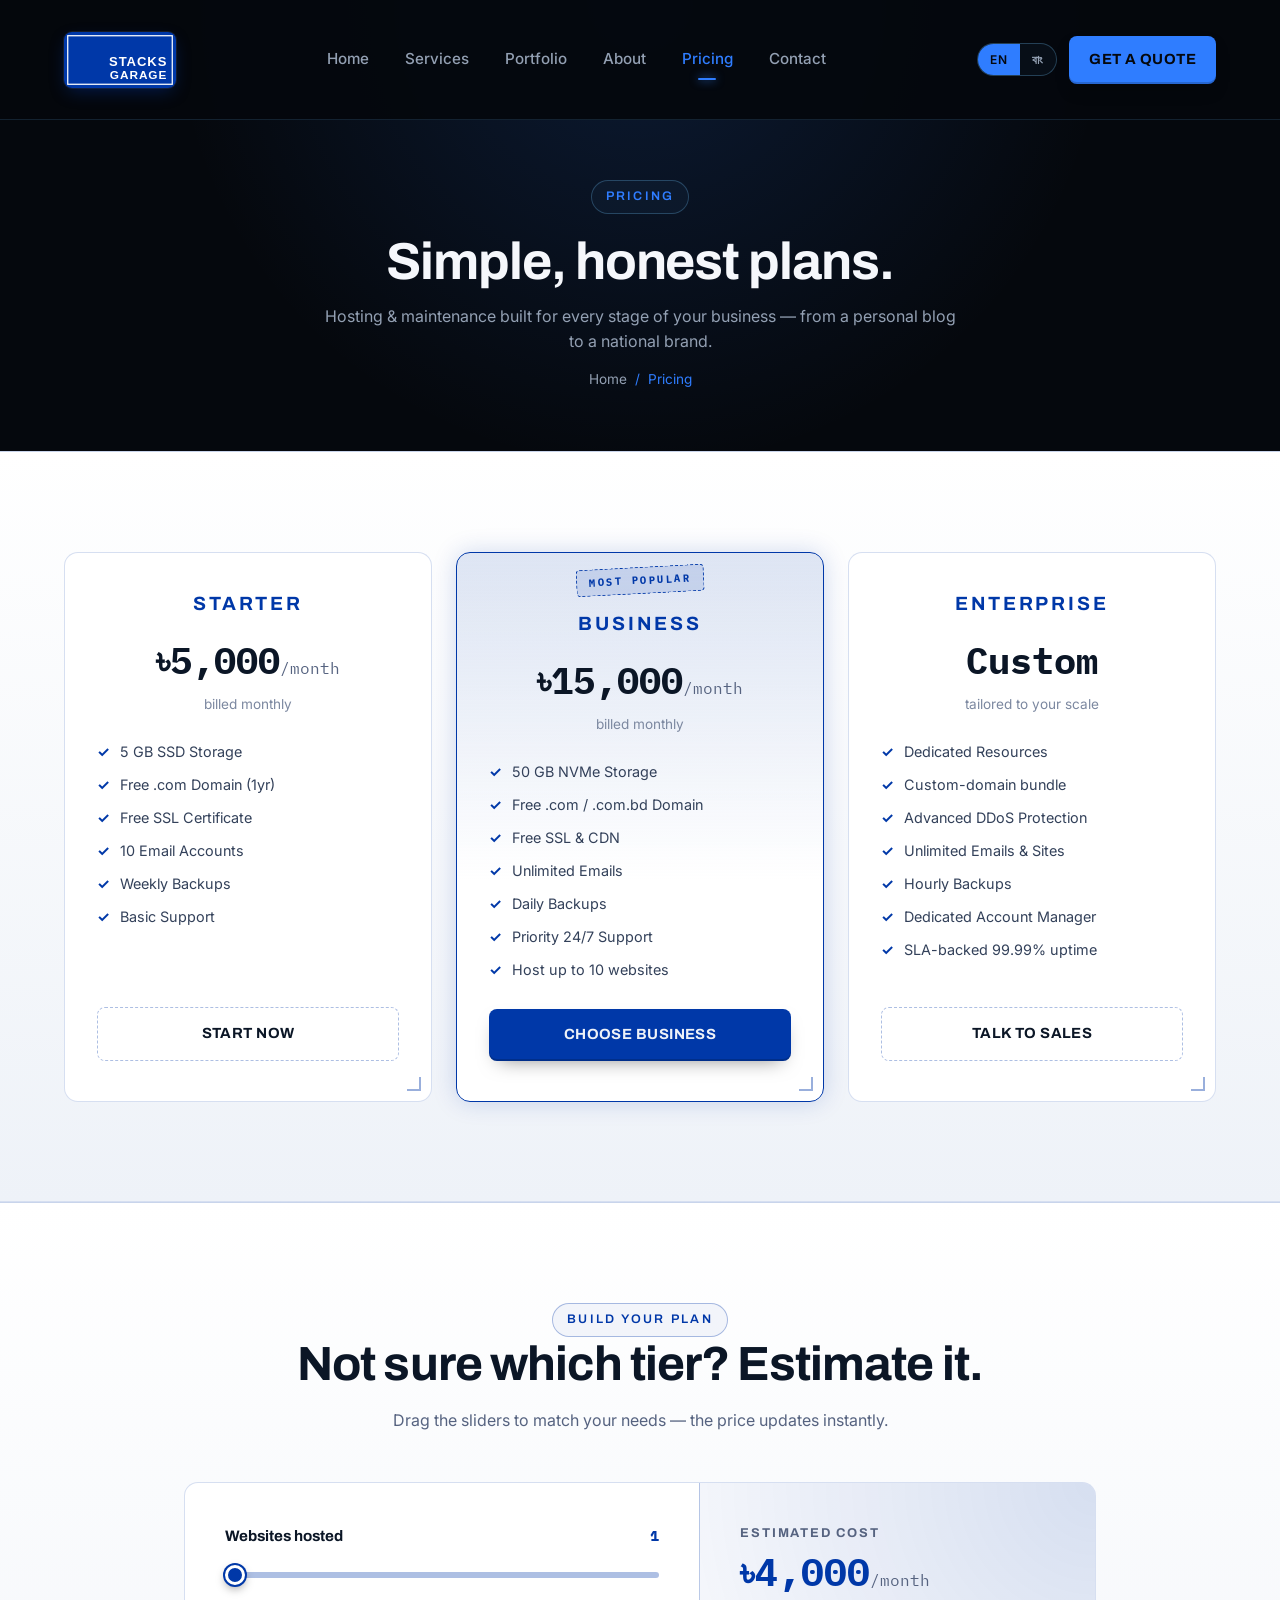
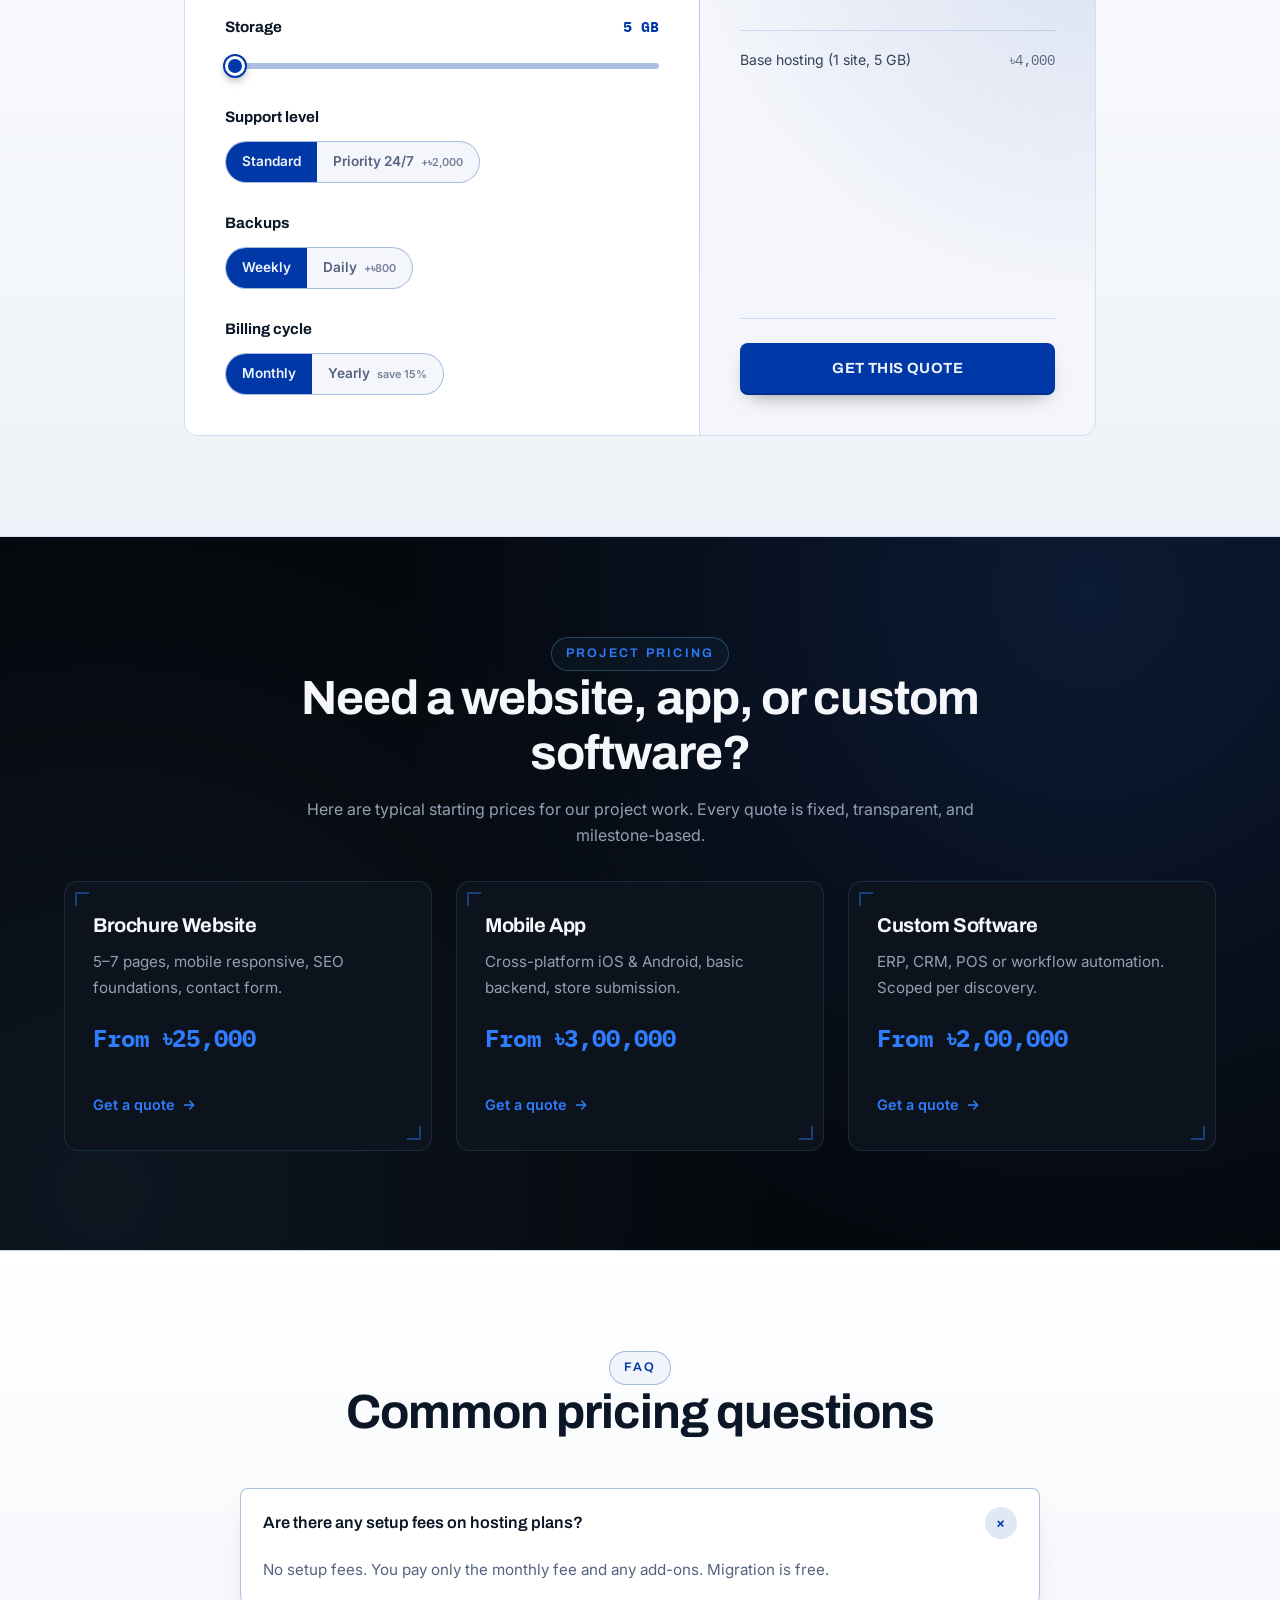
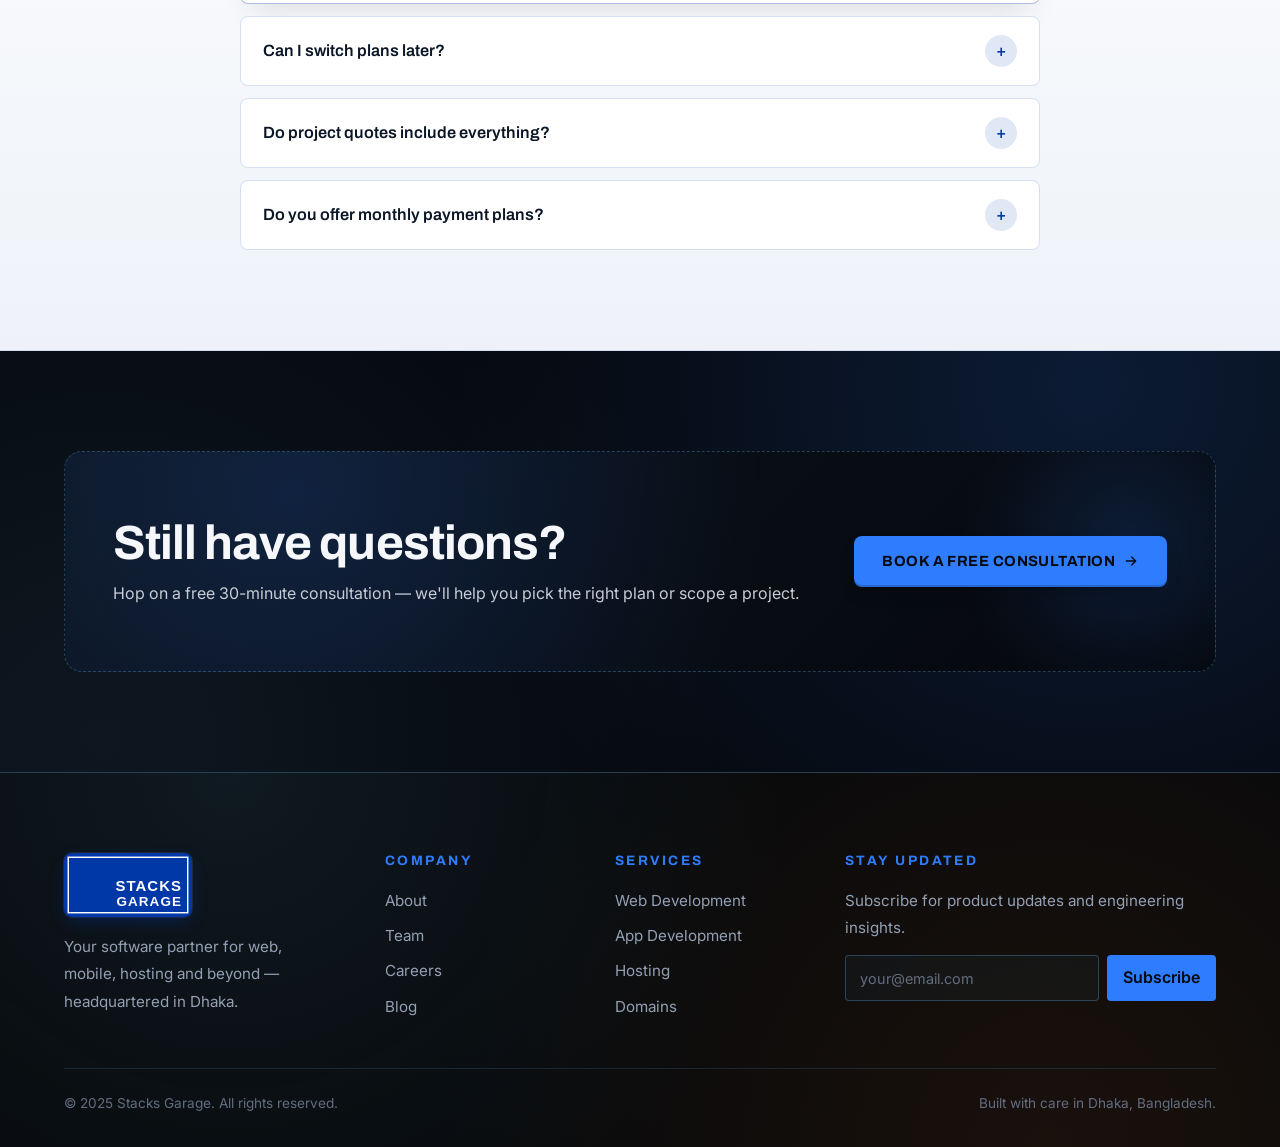
<file: pricing.html>
<!DOCTYPE html>
<html lang="en">
<head>
  <meta charset="UTF-8">
  <meta name="viewport" content="width=device-width, initial-scale=1.0">
  <meta name="description" content="Stacks Garage pricing — hosting and maintenance plans starting at ৳5,000/month. Free .com domain, free SSL, 24/7 support.">
  <meta property="og:title" content="Pricing | Stacks Garage">
  <meta property="og:description" content="Simple, honest hosting and maintenance plans — free .com domain, free SSL, 24/7 support.">
  <meta property="og:type" content="website">
  <meta property="og:url" content="https://stacksgarage.com/pricing.html">
  <meta name="theme-color" content="#0038a8">
  <link rel="canonical" href="https://stacksgarage.com/pricing.html">
  <title>Pricing | Stacks Garage</title>
  <link rel="icon" type="image/svg+xml" href="assets/img/logos/logo-mark.svg">
  <link rel="preconnect" href="https://fonts.googleapis.com">
  <link rel="preconnect" href="https://fonts.gstatic.com" crossorigin>
  <link href="https://fonts.googleapis.com/css2?family=Inter:wght@300;400;500;600;700&family=Archivo:wght@600;700;800;900&family=IBM+Plex+Mono:wght@500;600;700&family=Noto+Sans+Bengali:wght@400;500;600;700&display=swap" rel="stylesheet">
  <link rel="stylesheet" href="css/base.css">
  <link rel="stylesheet" href="css/layout.css">
  <link rel="stylesheet" href="css/components.css">
  <link rel="stylesheet" href="css/animations.css">
  <link rel="stylesheet" href="css/responsive.css">
</head>
<body>

  <header class="site-header">
    <div class="container nav">
      <a href="index.html" class="nav__logo" aria-label="Stacks Garage home">
        <img src="assets/img/logos/logo-plate.svg" alt="Stacks Garage" class="nav__logo-img">
      </a>
      <nav class="nav__menu" aria-label="Primary">
        <a href="index.html" class="nav__link" data-i18n="nav.home">Home</a>
        <a href="services.html" class="nav__link" data-i18n="nav.services">Services</a>
        <a href="portfolio.html" class="nav__link" data-i18n="nav.portfolio">Portfolio</a>
        <a href="about.html" class="nav__link" data-i18n="nav.about">About</a>
        <a href="pricing.html" class="nav__link is-active" data-i18n="nav.pricing">Pricing</a>
        <a href="contact.html" class="nav__link" data-i18n="nav.contact">Contact</a>
      </nav>
      <div class="nav__actions">
        <div class="lang-toggle" role="group" aria-label="Language">
          <button type="button" data-lang="en" class="is-active">EN</button>
          <button type="button" data-lang="bn">বাং</button>
        </div>
        <a href="contact.html" class="btn btn--primary" style="padding:10px 20px" data-i18n="nav.cta_quote">Get a Quote</a>
        <button class="nav__burger" aria-label="Toggle menu"><span></span></button>
      </div>
    </div>
  </header>
  <aside class="nav-drawer" aria-label="Mobile menu">
    <a href="index.html" class="nav__link" data-i18n="nav.home">Home</a>
    <a href="services.html" class="nav__link" data-i18n="nav.services">Services</a>
    <a href="portfolio.html" class="nav__link" data-i18n="nav.portfolio">Portfolio</a>
    <a href="about.html" class="nav__link" data-i18n="nav.about">About</a>
    <a href="pricing.html" class="nav__link" data-i18n="nav.pricing">Pricing</a>
    <a href="contact.html" class="nav__link" data-i18n="nav.contact">Contact</a>
    <a href="contact.html" class="btn btn--primary" data-i18n="nav.cta_quote">Get a Quote</a>
  </aside>
  <div class="nav-drawer-backdrop" aria-hidden="true"></div>

  <section class="page-hero">
    <div class="container page-hero__inner">
      <span class="eyebrow">Pricing</span>
      <h1>Simple, honest plans.</h1>
      <p>Hosting &amp; maintenance built for every stage of your business — from a personal blog to a national brand.</p>
      <div class="page-hero__breadcrumbs"><a href="index.html">Home</a> <span>/</span> <span style="color:var(--accent)">Pricing</span></div>
    </div>
  </section>

  <section class="section section-light" aria-label="Plans">
    <div class="container">
      <div class="pricing">

        <article class="plan reveal">
          <h3 class="plan__name">Starter</h3>
          <div class="plan__price">৳5,000<small>/month</small></div>
          <div class="plan__billing">billed monthly</div>
          <div class="plan__features">
            <ul style="display:flex;flex-direction:column;gap:10px">
              <li>5 GB SSD Storage</li>
              <li>Free .com Domain (1yr)</li>
              <li>Free SSL Certificate</li>
              <li>10 Email Accounts</li>
              <li>Weekly Backups</li>
              <li>Basic Support</li>
            </ul>
          </div>
          <a href="contact.html" class="btn btn--ghost">Start Now</a>
        </article>

        <article class="plan plan--featured reveal reveal--delay-1">
          <h3 class="plan__name">Business</h3>
          <div class="plan__price">৳15,000<small>/month</small></div>
          <div class="plan__billing">billed monthly</div>
          <div class="plan__features">
            <ul style="display:flex;flex-direction:column;gap:10px">
              <li>50 GB NVMe Storage</li>
              <li>Free .com / .com.bd Domain</li>
              <li>Free SSL &amp; CDN</li>
              <li>Unlimited Emails</li>
              <li>Daily Backups</li>
              <li>Priority 24/7 Support</li>
              <li>Host up to 10 websites</li>
            </ul>
          </div>
          <a href="contact.html" class="btn btn--primary">Choose Business</a>
        </article>

        <article class="plan reveal reveal--delay-2">
          <h3 class="plan__name">Enterprise</h3>
          <div class="plan__price">Custom</div>
          <div class="plan__billing">tailored to your scale</div>
          <div class="plan__features">
            <ul style="display:flex;flex-direction:column;gap:10px">
              <li>Dedicated Resources</li>
              <li>Custom-domain bundle</li>
              <li>Advanced DDoS Protection</li>
              <li>Unlimited Emails &amp; Sites</li>
              <li>Hourly Backups</li>
              <li>Dedicated Account Manager</li>
              <li>SLA-backed 99.99% uptime</li>
            </ul>
          </div>
          <a href="contact.html" class="btn btn--ghost">Talk to Sales</a>
        </article>

      </div>
    </div>
  </section>

  <section class="section section-light" aria-label="Hosting cost calculator">
    <div class="container container--narrow">
      <div class="section-heading reveal">
        <span class="eyebrow">Build your plan</span>
        <h2>Not sure which tier? Estimate it.</h2>
        <p>Drag the sliders to match your needs — the price updates instantly.</p>
      </div>

      <div class="plan-builder reveal" id="planBuilder">
        <div class="plan-builder__controls">
          <div class="pb-field">
            <div class="pb-field__head">
              <label for="pbSites">Websites hosted</label>
              <span class="pb-field__value" id="pbSitesValue">1</span>
            </div>
            <input type="range" id="pbSites" min="1" max="10" step="1" value="1">
          </div>

          <div class="pb-field">
            <div class="pb-field__head">
              <label for="pbStorage">Storage</label>
              <span class="pb-field__value" id="pbStorageValue">5 GB</span>
            </div>
            <input type="range" id="pbStorage" min="5" max="100" step="5" value="5">
          </div>

          <div class="pb-field">
            <div class="pb-field__head"><label>Support level</label></div>
            <div class="pb-toggle" role="group" aria-label="Support level" data-field="support">
              <button type="button" class="pb-toggle__btn is-active" data-value="0">Standard</button>
              <button type="button" class="pb-toggle__btn" data-value="2000">Priority 24/7 <span>+৳2,000</span></button>
            </div>
          </div>

          <div class="pb-field">
            <div class="pb-field__head"><label>Backups</label></div>
            <div class="pb-toggle" role="group" aria-label="Backup frequency" data-field="backup">
              <button type="button" class="pb-toggle__btn is-active" data-value="0">Weekly</button>
              <button type="button" class="pb-toggle__btn" data-value="800">Daily <span>+৳800</span></button>
            </div>
          </div>

          <div class="pb-field">
            <div class="pb-field__head"><label>Billing cycle</label></div>
            <div class="pb-toggle" role="group" aria-label="Billing cycle" data-field="billing">
              <button type="button" class="pb-toggle__btn is-active" data-value="monthly">Monthly</button>
              <button type="button" class="pb-toggle__btn" data-value="yearly">Yearly <span>save 15%</span></button>
            </div>
          </div>
        </div>

        <div class="plan-builder__summary">
          <div class="pb-summary__label">Estimated cost</div>
          <div class="pb-summary__price"><span id="pbTotal">৳4,000</span><small id="pbPer">/month</small></div>
          <div class="pb-summary__note" id="pbYearlyNote"></div>
          <ul class="pb-summary__breakdown" id="pbBreakdown">
            <li><span>Base hosting (1 site, 5 GB)</span><span>৳4,000</span></li>
          </ul>
          <a href="contact.html" class="btn btn--primary" style="width:100%;justify-content:center">Get This Quote</a>
        </div>
      </div>
    </div>
  </section>

  <section class="section section--dark" aria-label="Project pricing">
    <div class="container">
      <div class="section-heading reveal" style="margin-bottom:2rem">
        <span class="eyebrow">Project pricing</span>
        <h2>Need a website, app, or custom software?</h2>
        <p>Here are typical starting prices for our project work. Every quote is fixed, transparent, and milestone-based.</p>
      </div>
      <div class="grid grid-3">
        <div class="card reveal">
          <h3 class="card__title">Brochure Website</h3>
          <p class="card__text">5–7 pages, mobile responsive, SEO foundations, contact form.</p>
          <div style="margin:18px 0;color:var(--accent);font-family:var(--font-mono);font-weight:700;font-size:1.5rem">From ৳25,000</div>
          <a href="contact.html" class="card__link">Get a quote <svg viewBox="0 0 24 24" fill="none" stroke="currentColor" stroke-width="2"><path stroke-linecap="round" stroke-linejoin="round" d="M5 12h14m-6-6 6 6-6 6"/></svg></a>
        </div>
        <div class="card reveal reveal--delay-1">
          <h3 class="card__title">Mobile App</h3>
          <p class="card__text">Cross-platform iOS &amp; Android, basic backend, store submission.</p>
          <div style="margin:18px 0;color:var(--accent);font-family:var(--font-mono);font-weight:700;font-size:1.5rem">From ৳3,00,000</div>
          <a href="contact.html" class="card__link">Get a quote <svg viewBox="0 0 24 24" fill="none" stroke="currentColor" stroke-width="2"><path stroke-linecap="round" stroke-linejoin="round" d="M5 12h14m-6-6 6 6-6 6"/></svg></a>
        </div>
        <div class="card reveal reveal--delay-2">
          <h3 class="card__title">Custom Software</h3>
          <p class="card__text">ERP, CRM, POS or workflow automation. Scoped per discovery.</p>
          <div style="margin:18px 0;color:var(--accent);font-family:var(--font-mono);font-weight:700;font-size:1.5rem">From ৳2,00,000</div>
          <a href="contact.html" class="card__link">Get a quote <svg viewBox="0 0 24 24" fill="none" stroke="currentColor" stroke-width="2"><path stroke-linecap="round" stroke-linejoin="round" d="M5 12h14m-6-6 6 6-6 6"/></svg></a>
        </div>
      </div>
    </div>
  </section>

  <section class="section section-light" aria-label="FAQ">
    <div class="container container--narrow">
      <div class="section-heading reveal">
        <span class="eyebrow">FAQ</span>
        <h2>Common pricing questions</h2>
      </div>
      <div class="faq">
        <div class="faq__item is-open reveal">
          <button class="faq__question">Are there any setup fees on hosting plans?<span class="faq__icon">+</span></button>
          <div class="faq__answer"><div class="faq__answer-inner">No setup fees. You pay only the monthly fee and any add-ons. Migration is free.</div></div>
        </div>
        <div class="faq__item reveal">
          <button class="faq__question">Can I switch plans later?<span class="faq__icon">+</span></button>
          <div class="faq__answer"><div class="faq__answer-inner">Yes — upgrade or downgrade anytime. We'll pro-rate and apply the change within an hour.</div></div>
        </div>
        <div class="faq__item reveal">
          <button class="faq__question">Do project quotes include everything?<span class="faq__icon">+</span></button>
          <div class="faq__answer"><div class="faq__answer-inner">Yes — design, development, QA, deployment and a 30-day post-launch bug-fix window. Third-party service fees (domain, SMS, payment gateway) are itemized separately.</div></div>
        </div>
        <div class="faq__item reveal">
          <button class="faq__question">Do you offer monthly payment plans?<span class="faq__icon">+</span></button>
          <div class="faq__answer"><div class="faq__answer-inner">Yes for projects over ৳1,00,000 — typically 30/30/40 milestone split, with each milestone tied to a deliverable you can use.</div></div>
        </div>
      </div>
    </div>
  </section>

  <section class="section section--dark" aria-label="CTA">
    <div class="container">
      <div class="cta-banner reveal">
        <div>
          <h2>Still have questions?</h2>
          <p>Hop on a free 30-minute consultation — we'll help you pick the right plan or scope a project.</p>
        </div>
        <a href="contact.html" class="btn btn--primary">Book a Free Consultation <svg width="16" height="16" viewBox="0 0 24 24" fill="none" stroke="currentColor" stroke-width="2"><path stroke-linecap="round" stroke-linejoin="round" d="M5 12h14m-6-6 6 6-6 6"/></svg></a>
      </div>
    </div>
  </section>

  <footer class="site-footer">
    <div class="container">
      <div class="footer__grid">
        <div class="footer__col footer__brand">
          <a href="index.html" class="nav__logo"><img src="assets/img/logos/logo-plate.svg" alt="Stacks Garage" class="nav__logo-img"></a>
          <p>Your software partner for web, mobile, hosting and beyond — headquartered in Dhaka.</p>
        </div>
        <div class="footer__col">
          <h4>Company</h4>
          <ul style="display:flex;flex-direction:column;gap:8px">
            <li><a href="about.html">About</a></li><li><a href="about.html#team">Team</a></li>
            <li><a href="#">Careers</a></li><li><a href="#">Blog</a></li>
          </ul>
        </div>
        <div class="footer__col">
          <h4>Services</h4>
          <ul style="display:flex;flex-direction:column;gap:8px">
            <li><a href="services.html#web">Web Development</a></li>
            <li><a href="services.html#app">App Development</a></li>
            <li><a href="services.html#hosting">Hosting</a></li>
            <li><a href="services.html#domain">Domains</a></li>
          </ul>
        </div>
        <div class="footer__col">
          <h4>Stay updated</h4>
          <p>Subscribe for product updates and engineering insights.</p>
          <form class="footer__newsletter" novalidate>
            <input type="email" required placeholder="your@email.com" aria-label="Email">
            <button type="submit">Subscribe</button>
          </form>
        </div>
      </div>
      <div class="footer__bottom">
        <span>© 2025 Stacks Garage. All rights reserved.</span>
        <span>Built with care in Dhaka, Bangladesh.</span>
      </div>
    </div>
  </footer>
  <button class="back-to-top" aria-label="Back to top">
    <svg viewBox="0 0 24 24" fill="none" stroke="currentColor" stroke-width="2.5"><path stroke-linecap="round" stroke-linejoin="round" d="M5 15l7-7 7 7"/></svg>
  </button>

  <script src="js/i18n.js"></script>
  <script src="js/menu.js"></script>
  <script src="js/animations.js"></script>
  <script src="js/faq.js"></script>
  <script src="js/pricing-calculator.js"></script>
  <script src="js/main.js"></script>
  <script src="js/form-validation.js"></script>
</body>
</html>
</file>
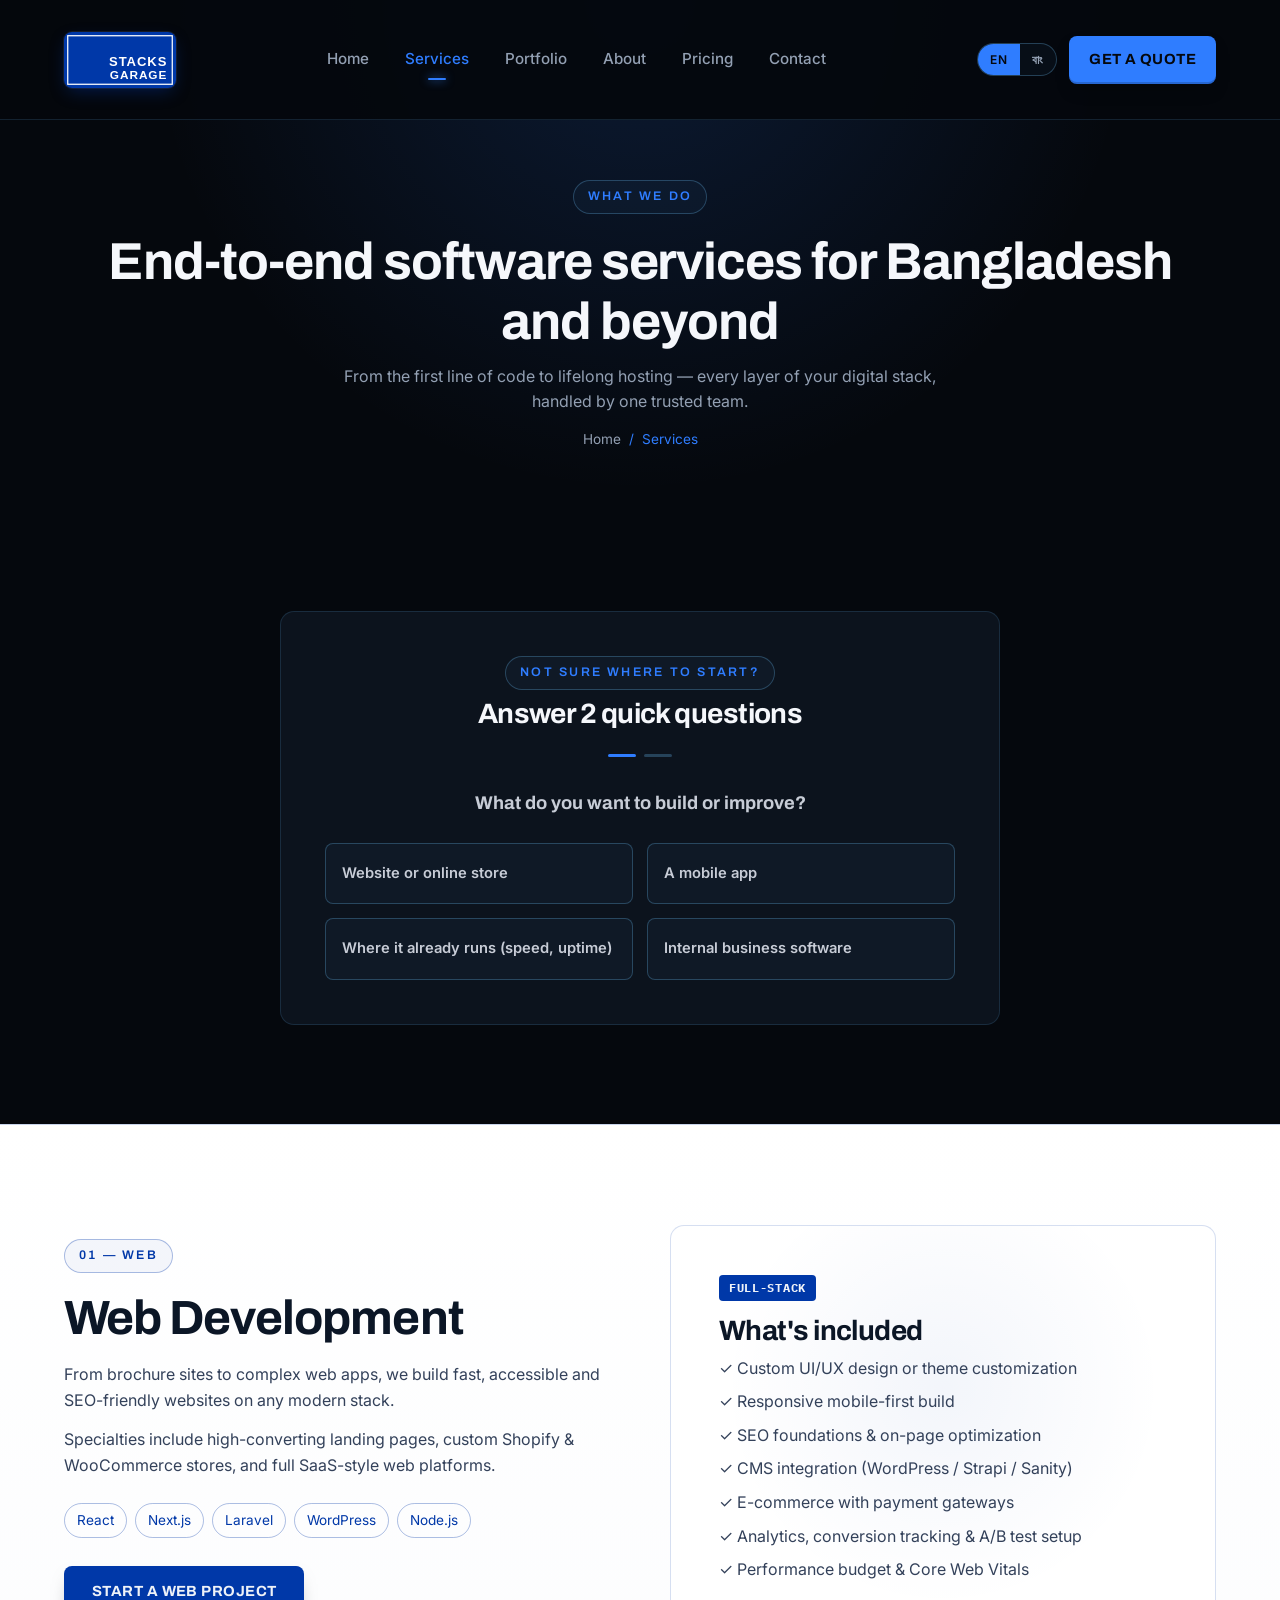
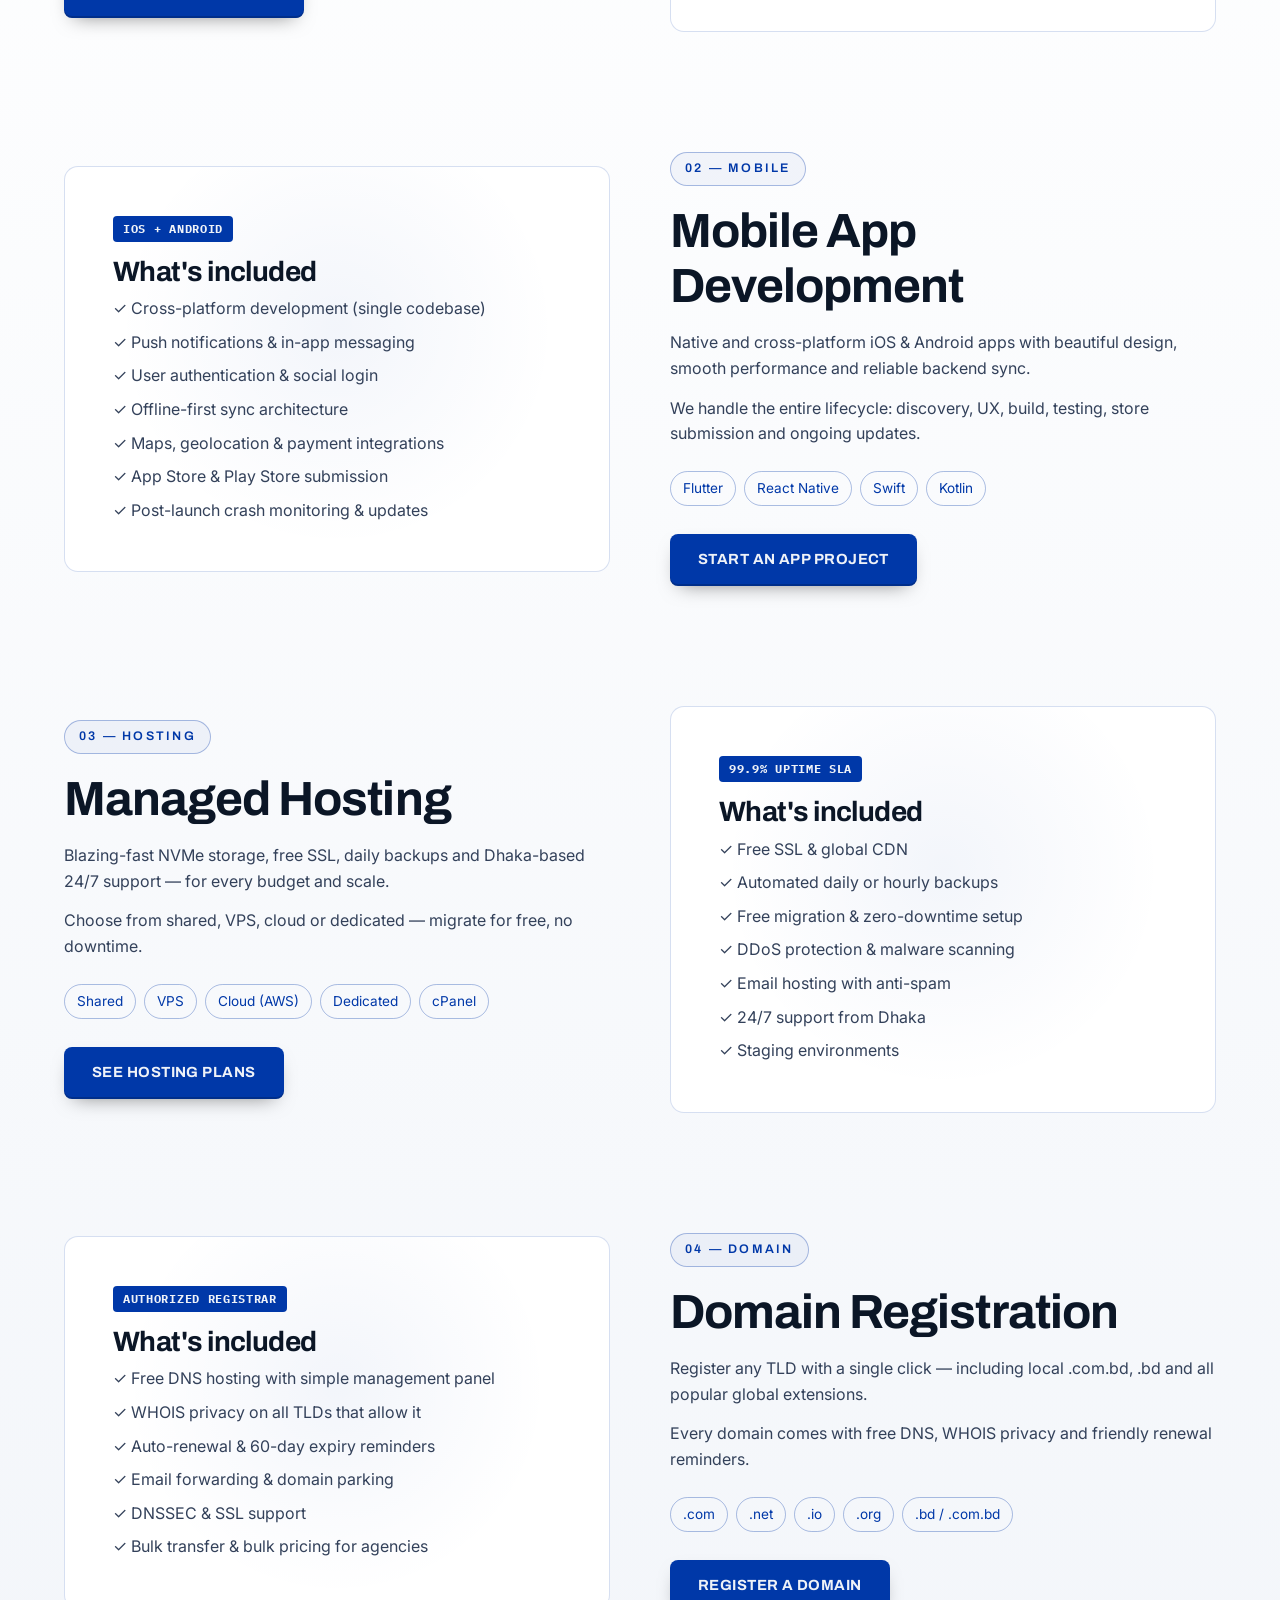
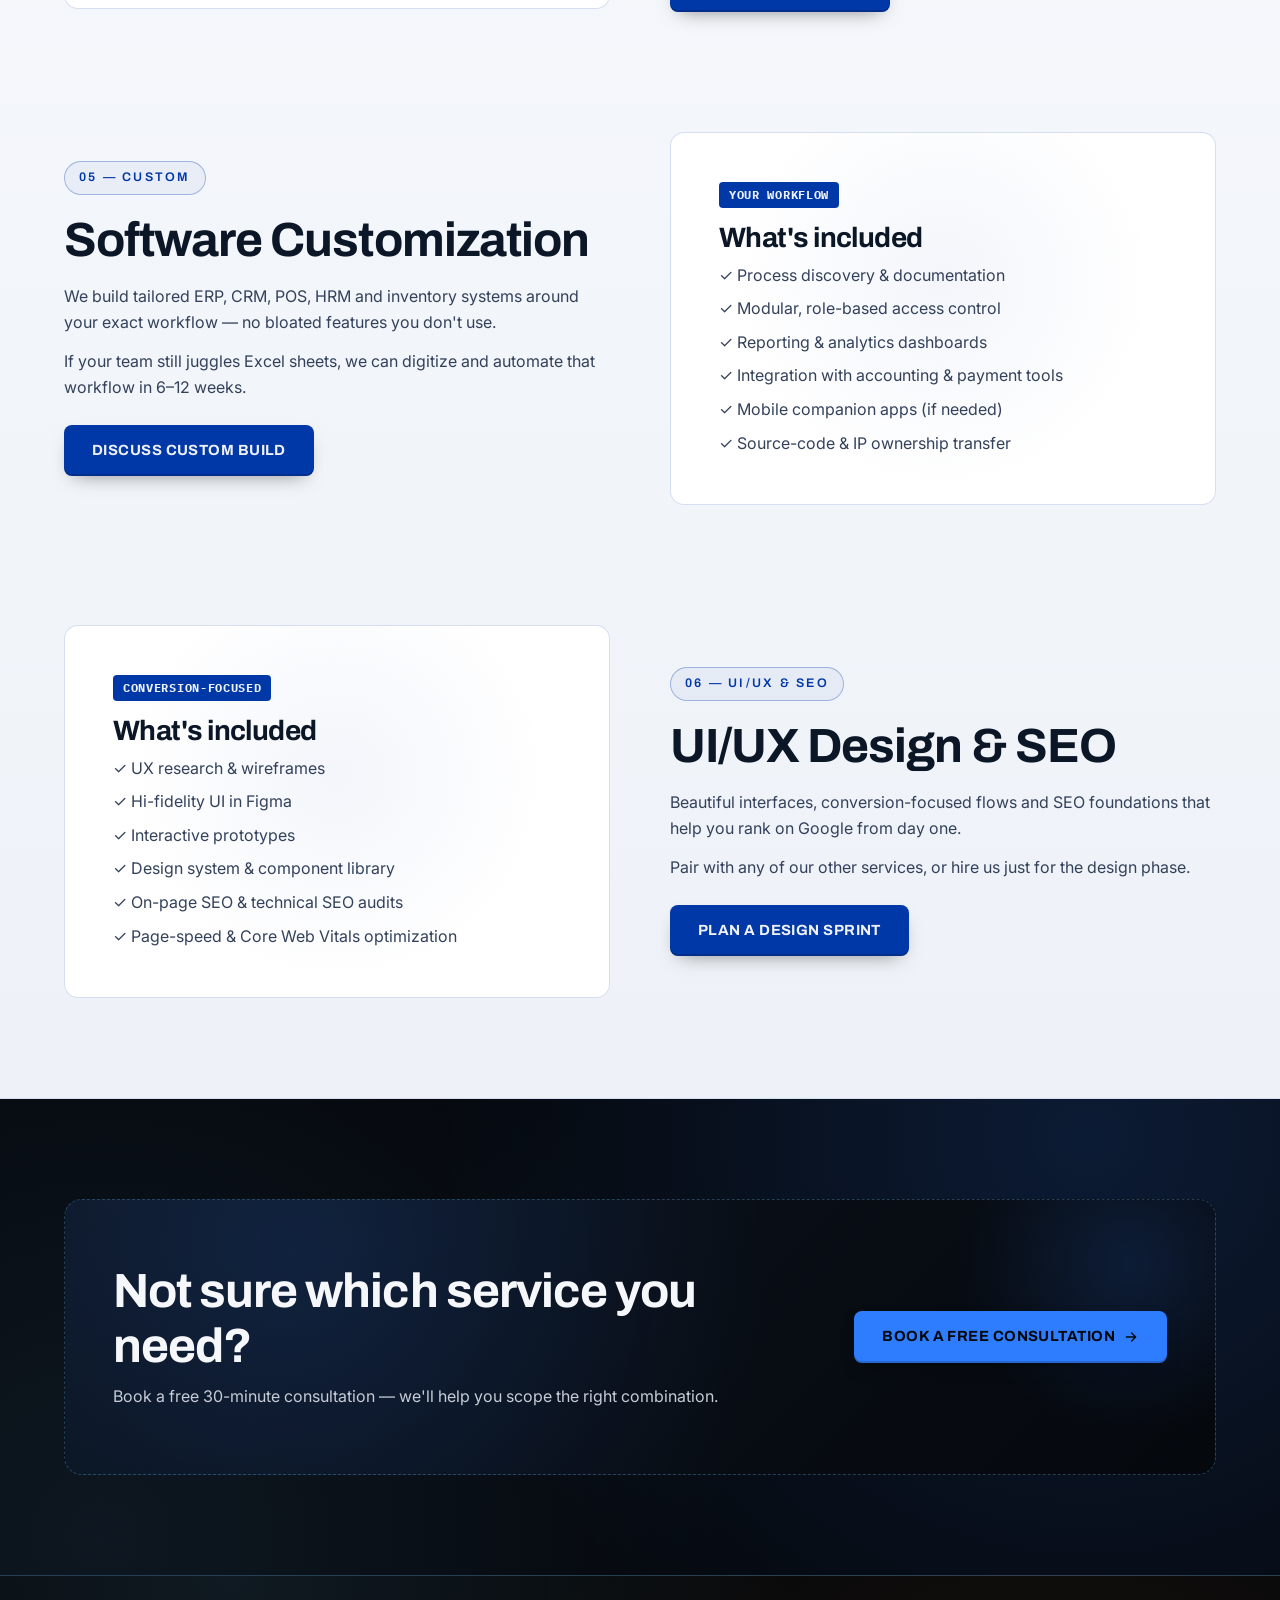
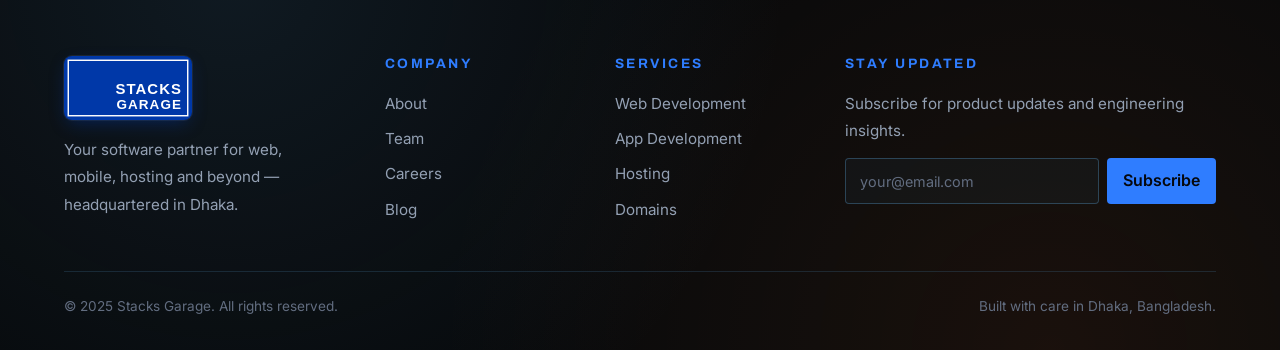
<file: services.html>
<!DOCTYPE html>
<html lang="en">
<head>
  <meta charset="UTF-8">
  <meta name="viewport" content="width=device-width, initial-scale=1.0">
  <meta name="description" content="Stacks Garage services — web development, app development, hosting, domain registration, custom software and UI/UX for businesses worldwide.">
  <meta property="og:title" content="Services | Stacks Garage">
  <meta property="og:description" content="End-to-end software services for businesses worldwide — web, mobile, hosting, domains, custom software and UI/UX.">
  <meta property="og:type" content="website">
  <meta property="og:url" content="https://stacksgarage.com/services.html">
  <meta name="theme-color" content="#0038a8">
  <link rel="canonical" href="https://stacksgarage.com/services.html">
  <title>Services | Stacks Garage</title>
  <link rel="icon" type="image/svg+xml" href="assets/img/logos/logo-mark.svg">
  <link rel="preconnect" href="https://fonts.googleapis.com">
  <link rel="preconnect" href="https://fonts.gstatic.com" crossorigin>
  <link href="https://fonts.googleapis.com/css2?family=Inter:wght@300;400;500;600;700&family=Archivo:wght@600;700;800;900&family=IBM+Plex+Mono:wght@500;600;700&family=Noto+Sans+Bengali:wght@400;500;600;700&display=swap" rel="stylesheet">
  <link rel="stylesheet" href="css/base.css">
  <link rel="stylesheet" href="css/layout.css">
  <link rel="stylesheet" href="css/components.css">
  <link rel="stylesheet" href="css/animations.css">
  <link rel="stylesheet" href="css/responsive.css">
</head>
<body>

  <header class="site-header">
    <div class="container nav">
      <a href="index.html" class="nav__logo" aria-label="Stacks Garage home">
        <img src="assets/img/logos/logo-plate.svg" alt="Stacks Garage" class="nav__logo-img">
      </a>
      <nav class="nav__menu" aria-label="Primary">
        <a href="index.html" class="nav__link" data-i18n="nav.home">Home</a>
        <a href="services.html" class="nav__link is-active" data-i18n="nav.services">Services</a>
        <a href="portfolio.html" class="nav__link" data-i18n="nav.portfolio">Portfolio</a>
        <a href="about.html" class="nav__link" data-i18n="nav.about">About</a>
        <a href="pricing.html" class="nav__link" data-i18n="nav.pricing">Pricing</a>
        <a href="contact.html" class="nav__link" data-i18n="nav.contact">Contact</a>
      </nav>
      <div class="nav__actions">
        <div class="lang-toggle" role="group" aria-label="Language">
          <button type="button" data-lang="en" class="is-active">EN</button>
          <button type="button" data-lang="bn">বাং</button>
        </div>
        <a href="contact.html" class="btn btn--primary" style="padding:10px 20px" data-i18n="nav.cta_quote">Get a Quote</a>
        <button class="nav__burger" aria-label="Toggle menu"><span></span></button>
      </div>
    </div>
  </header>
  <aside class="nav-drawer" aria-label="Mobile menu">
    <a href="index.html" class="nav__link" data-i18n="nav.home">Home</a>
    <a href="services.html" class="nav__link" data-i18n="nav.services">Services</a>
    <a href="portfolio.html" class="nav__link" data-i18n="nav.portfolio">Portfolio</a>
    <a href="about.html" class="nav__link" data-i18n="nav.about">About</a>
    <a href="pricing.html" class="nav__link" data-i18n="nav.pricing">Pricing</a>
    <a href="contact.html" class="nav__link" data-i18n="nav.contact">Contact</a>
    <a href="contact.html" class="btn btn--primary" data-i18n="nav.cta_quote">Get a Quote</a>
  </aside>
  <div class="nav-drawer-backdrop" aria-hidden="true"></div>

  <section class="page-hero">
    <div class="container page-hero__inner">
      <span class="eyebrow">What we do</span>
      <h1>End-to-end software services for Bangladesh and beyond</h1>
      <p>From the first line of code to lifelong hosting — every layer of your digital stack, handled by one trusted team.</p>
      <div class="page-hero__breadcrumbs"><a href="index.html">Home</a> <span>/</span> <span style="color:var(--accent)">Services</span></div>
    </div>
  </section>

  <section class="section" aria-label="Service finder">
    <div class="container">
      <div class="service-quiz reveal" id="serviceQuiz">
        <div class="service-quiz__head">
          <span class="eyebrow">Not sure where to start?</span>
          <h2 style="font-size:1.75rem">Answer 2 quick questions</h2>
        </div>

        <div class="service-quiz__progress" aria-hidden="true">
          <span class="is-active" data-step="1"></span>
          <span data-step="2"></span>
        </div>

        <div class="service-quiz__step is-active" data-step="1">
          <p class="service-quiz__question">What do you want to build or improve?</p>
          <div class="service-quiz__options">
            <button type="button" data-goal="web">Website or online store</button>
            <button type="button" data-goal="app">A mobile app</button>
            <button type="button" data-goal="hosting">Where it already runs (speed, uptime)</button>
            <button type="button" data-goal="custom">Internal business software</button>
          </div>
        </div>

        <div class="service-quiz__step" data-step="2">
          <p class="service-quiz__question">How soon do you need it live?</p>
          <div class="service-quiz__options">
            <button type="button" data-urgency="asap">This month</button>
            <button type="button" data-urgency="soon">1–3 months</button>
            <button type="button" data-urgency="exploring">Just exploring</button>
          </div>
          <button type="button" class="service-quiz__back">&larr; Back</button>
        </div>

        <div class="service-quiz__result">
          <div class="service-quiz__result-card">
            <div class="service-quiz__result-icon" id="quizIcon"></div>
            <div>
              <span class="eyebrow">We recommend</span>
              <h3 id="quizTitle"></h3>
              <p id="quizText"></p>
              <p class="service-quiz__urgency" id="quizUrgency"></p>
              <div class="service-quiz__pairs" id="quizPairs"></div>
              <div class="service-quiz__actions">
                <a href="#" class="btn btn--primary" id="quizLink">Explore this service</a>
                <a href="contact.html" class="btn btn--ghost">Get a Quote</a>
                <button type="button" class="service-quiz__restart">Start over</button>
              </div>
            </div>
          </div>
        </div>
      </div>
    </div>
  </section>

  <section class="section section-light" aria-label="Services">
    <div class="container">
      <!-- Web Development -->
      <article id="web" class="reveal service-split">
        <div>
          <span class="eyebrow">01 — Web</span>
          <h2 style="margin:18px 0 16px">Web Development</h2>
          <p style="margin-bottom:14px">From brochure sites to complex web apps, we build fast, accessible and SEO-friendly websites on any modern stack.</p>
          <p style="margin-bottom:24px">Specialties include high-converting landing pages, custom Shopify & WooCommerce stores, and full SaaS-style web platforms.</p>
          <div style="display:flex;flex-wrap:wrap;gap:8px;margin-bottom:28px">
            <span class="tag" style="padding:6px 12px;border:1px solid var(--border-strong);border-radius:999px;font-size:.85rem;color:var(--accent)">React</span>
            <span class="tag" style="padding:6px 12px;border:1px solid var(--border-strong);border-radius:999px;font-size:.85rem;color:var(--accent)">Next.js</span>
            <span class="tag" style="padding:6px 12px;border:1px solid var(--border-strong);border-radius:999px;font-size:.85rem;color:var(--accent)">Laravel</span>
            <span class="tag" style="padding:6px 12px;border:1px solid var(--border-strong);border-radius:999px;font-size:.85rem;color:var(--accent)">WordPress</span>
            <span class="tag" style="padding:6px 12px;border:1px solid var(--border-strong);border-radius:999px;font-size:.85rem;color:var(--accent)">Node.js</span>
          </div>
          <a href="contact.html" class="btn btn--primary">Start a Web Project</a>
        </div>
        <div class="service-split__panel">
          <div class="hero-spotlight" style="position:absolute;inset:0;opacity:.4"></div>
          <div style="position:relative;z-index:1">
            <div class="service-split__badge">FULL-STACK</div>
            <h3 style="margin:14px 0 8px">What's included</h3>
            <ul style="display:flex;flex-direction:column;gap:8px;color:var(--text-soft)">
              <li>✓ Custom UI/UX design or theme customization</li>
              <li>✓ Responsive mobile-first build</li>
              <li>✓ SEO foundations &amp; on-page optimization</li>
              <li>✓ CMS integration (WordPress / Strapi / Sanity)</li>
              <li>✓ E-commerce with payment gateways</li>
              <li>✓ Analytics, conversion tracking &amp; A/B test setup</li>
              <li>✓ Performance budget &amp; Core Web Vitals</li>
            </ul>
          </div>
        </div>
      </article>

      <!-- App Development -->
      <article id="app" class="reveal service-split">
        <div style="order:2">
          <span class="eyebrow">02 — Mobile</span>
          <h2 style="margin:18px 0 16px">Mobile App Development</h2>
          <p style="margin-bottom:14px">Native and cross-platform iOS &amp; Android apps with beautiful design, smooth performance and reliable backend sync.</p>
          <p style="margin-bottom:24px">We handle the entire lifecycle: discovery, UX, build, testing, store submission and ongoing updates.</p>
          <div style="display:flex;flex-wrap:wrap;gap:8px;margin-bottom:28px">
            <span class="tag" style="padding:6px 12px;border:1px solid var(--border-strong);border-radius:999px;font-size:.85rem;color:var(--accent)">Flutter</span>
            <span class="tag" style="padding:6px 12px;border:1px solid var(--border-strong);border-radius:999px;font-size:.85rem;color:var(--accent)">React Native</span>
            <span class="tag" style="padding:6px 12px;border:1px solid var(--border-strong);border-radius:999px;font-size:.85rem;color:var(--accent)">Swift</span>
            <span class="tag" style="padding:6px 12px;border:1px solid var(--border-strong);border-radius:999px;font-size:.85rem;color:var(--accent)">Kotlin</span>
          </div>
          <a href="contact.html" class="btn btn--primary">Start an App Project</a>
        </div>
        <div class="service-split__panel" style="order:1">
          <div class="hero-spotlight" style="position:absolute;inset:0;opacity:.4"></div>
          <div style="position:relative;z-index:1">
            <div class="service-split__badge">iOS + ANDROID</div>
            <h3 style="margin:14px 0 8px">What's included</h3>
            <ul style="display:flex;flex-direction:column;gap:8px;color:var(--text-soft)">
              <li>✓ Cross-platform development (single codebase)</li>
              <li>✓ Push notifications &amp; in-app messaging</li>
              <li>✓ User authentication &amp; social login</li>
              <li>✓ Offline-first sync architecture</li>
              <li>✓ Maps, geolocation &amp; payment integrations</li>
              <li>✓ App Store &amp; Play Store submission</li>
              <li>✓ Post-launch crash monitoring &amp; updates</li>
            </ul>
          </div>
        </div>
      </article>

      <!-- Hosting -->
      <article id="hosting" class="reveal service-split">
        <div>
          <span class="eyebrow">03 — Hosting</span>
          <h2 style="margin:18px 0 16px">Managed Hosting</h2>
          <p style="margin-bottom:14px">Blazing-fast NVMe storage, free SSL, daily backups and Dhaka-based 24/7 support — for every budget and scale.</p>
          <p style="margin-bottom:24px">Choose from shared, VPS, cloud or dedicated — migrate for free, no downtime.</p>
          <div style="display:flex;flex-wrap:wrap;gap:8px;margin-bottom:28px">
            <span class="tag" style="padding:6px 12px;border:1px solid var(--border-strong);border-radius:999px;font-size:.85rem;color:var(--accent)">Shared</span>
            <span class="tag" style="padding:6px 12px;border:1px solid var(--border-strong);border-radius:999px;font-size:.85rem;color:var(--accent)">VPS</span>
            <span class="tag" style="padding:6px 12px;border:1px solid var(--border-strong);border-radius:999px;font-size:.85rem;color:var(--accent)">Cloud (AWS)</span>
            <span class="tag" style="padding:6px 12px;border:1px solid var(--border-strong);border-radius:999px;font-size:.85rem;color:var(--accent)">Dedicated</span>
            <span class="tag" style="padding:6px 12px;border:1px solid var(--border-strong);border-radius:999px;font-size:.85rem;color:var(--accent)">cPanel</span>
          </div>
          <a href="pricing.html" class="btn btn--primary">See Hosting Plans</a>
        </div>
        <div class="service-split__panel">
          <div class="hero-spotlight" style="position:absolute;inset:0;opacity:.4"></div>
          <div style="position:relative;z-index:1">
            <div class="service-split__badge">99.9% UPTIME SLA</div>
            <h3 style="margin:14px 0 8px">What's included</h3>
            <ul style="display:flex;flex-direction:column;gap:8px;color:var(--text-soft)">
              <li>✓ Free SSL &amp; global CDN</li>
              <li>✓ Automated daily or hourly backups</li>
              <li>✓ Free migration &amp; zero-downtime setup</li>
              <li>✓ DDoS protection &amp; malware scanning</li>
              <li>✓ Email hosting with anti-spam</li>
              <li>✓ 24/7 support from Dhaka</li>
              <li>✓ Staging environments</li>
            </ul>
          </div>
        </div>
      </article>

      <!-- Domain -->
      <article id="domain" class="reveal service-split">
        <div style="order:2">
          <span class="eyebrow">04 — Domain</span>
          <h2 style="margin:18px 0 16px">Domain Registration</h2>
          <p style="margin-bottom:14px">Register any TLD with a single click — including local .com.bd, .bd and all popular global extensions.</p>
          <p style="margin-bottom:24px">Every domain comes with free DNS, WHOIS privacy and friendly renewal reminders.</p>
          <div style="display:flex;flex-wrap:wrap;gap:8px;margin-bottom:28px">
            <span class="tag" style="padding:6px 12px;border:1px solid var(--border-strong);border-radius:999px;font-size:.85rem;color:var(--accent)">.com</span>
            <span class="tag" style="padding:6px 12px;border:1px solid var(--border-strong);border-radius:999px;font-size:.85rem;color:var(--accent)">.net</span>
            <span class="tag" style="padding:6px 12px;border:1px solid var(--border-strong);border-radius:999px;font-size:.85rem;color:var(--accent)">.io</span>
            <span class="tag" style="padding:6px 12px;border:1px solid var(--border-strong);border-radius:999px;font-size:.85rem;color:var(--accent)">.org</span>
            <span class="tag" style="padding:6px 12px;border:1px solid var(--border-strong);border-radius:999px;font-size:.85rem;color:var(--accent)">.bd / .com.bd</span>
          </div>
          <a href="contact.html" class="btn btn--primary">Register a Domain</a>
        </div>
        <div class="service-split__panel" style="order:1">
          <div class="hero-spotlight" style="position:absolute;inset:0;opacity:.4"></div>
          <div style="position:relative;z-index:1">
            <div class="service-split__badge">AUTHORIZED REGISTRAR</div>
            <h3 style="margin:14px 0 8px">What's included</h3>
            <ul style="display:flex;flex-direction:column;gap:8px;color:var(--text-soft)">
              <li>✓ Free DNS hosting with simple management panel</li>
              <li>✓ WHOIS privacy on all TLDs that allow it</li>
              <li>✓ Auto-renewal &amp; 60-day expiry reminders</li>
              <li>✓ Email forwarding &amp; domain parking</li>
              <li>✓ DNSSEC &amp; SSL support</li>
              <li>✓ Bulk transfer &amp; bulk pricing for agencies</li>
            </ul>
          </div>
        </div>
      </article>

      <!-- Custom Software -->
      <article id="custom" class="reveal service-split">
        <div>
          <span class="eyebrow">05 — Custom</span>
          <h2 style="margin:18px 0 16px">Software Customization</h2>
          <p style="margin-bottom:14px">We build tailored ERP, CRM, POS, HRM and inventory systems around your exact workflow — no bloated features you don't use.</p>
          <p style="margin-bottom:24px">If your team still juggles Excel sheets, we can digitize and automate that workflow in 6–12 weeks.</p>
          <a href="contact.html" class="btn btn--primary">Discuss Custom Build</a>
        </div>
        <div class="service-split__panel">
          <div class="hero-spotlight" style="position:absolute;inset:0;opacity:.4"></div>
          <div style="position:relative;z-index:1">
            <div class="service-split__badge">YOUR WORKFLOW</div>
            <h3 style="margin:14px 0 8px">What's included</h3>
            <ul style="display:flex;flex-direction:column;gap:8px;color:var(--text-soft)">
              <li>✓ Process discovery &amp; documentation</li>
              <li>✓ Modular, role-based access control</li>
              <li>✓ Reporting &amp; analytics dashboards</li>
              <li>✓ Integration with accounting &amp; payment tools</li>
              <li>✓ Mobile companion apps (if needed)</li>
              <li>✓ Source-code &amp; IP ownership transfer</li>
            </ul>
          </div>
        </div>
      </article>

      <!-- UI/UX & SEO -->
      <article id="design" class="reveal service-split">
        <div style="order:2">
          <span class="eyebrow">06 — UI/UX &amp; SEO</span>
          <h2 style="margin:18px 0 16px">UI/UX Design &amp; SEO</h2>
          <p style="margin-bottom:14px">Beautiful interfaces, conversion-focused flows and SEO foundations that help you rank on Google from day one.</p>
          <p style="margin-bottom:24px">Pair with any of our other services, or hire us just for the design phase.</p>
          <a href="contact.html" class="btn btn--primary">Plan a Design Sprint</a>
        </div>
        <div class="service-split__panel" style="order:1">
          <div class="hero-spotlight" style="position:absolute;inset:0;opacity:.4"></div>
          <div style="position:relative;z-index:1">
            <div class="service-split__badge">CONVERSION-FOCUSED</div>
            <h3 style="margin:14px 0 8px">What's included</h3>
            <ul style="display:flex;flex-direction:column;gap:8px;color:var(--text-soft)">
              <li>✓ UX research &amp; wireframes</li>
              <li>✓ Hi-fidelity UI in Figma</li>
              <li>✓ Interactive prototypes</li>
              <li>✓ Design system &amp; component library</li>
              <li>✓ On-page SEO &amp; technical SEO audits</li>
              <li>✓ Page-speed &amp; Core Web Vitals optimization</li>
            </ul>
          </div>
        </div>
      </article>
    </div>
  </section>

  <section class="section section--dark" aria-label="CTA">
    <div class="container">
      <div class="cta-banner reveal">
        <div>
          <h2>Not sure which service you need?</h2>
          <p>Book a free 30-minute consultation — we'll help you scope the right combination.</p>
        </div>
        <a href="contact.html" class="btn btn--primary">Book a Free Consultation <svg width="16" height="16" viewBox="0 0 24 24" fill="none" stroke="currentColor" stroke-width="2"><path stroke-linecap="round" stroke-linejoin="round" d="M5 12h14m-6-6 6 6-6 6"/></svg></a>
      </div>
    </div>
  </section>

  <footer class="site-footer">
    <div class="container">
      <div class="footer__grid">
        <div class="footer__col footer__brand">
          <a href="index.html" class="nav__logo"><img src="assets/img/logos/logo-plate.svg" alt="Stacks Garage" class="nav__logo-img"></a>
          <p>Your software partner for web, mobile, hosting and beyond — headquartered in Dhaka.</p>
        </div>
        <div class="footer__col">
          <h4>Company</h4>
          <ul style="display:flex;flex-direction:column;gap:8px">
            <li><a href="about.html">About</a></li><li><a href="about.html#team">Team</a></li>
            <li><a href="#">Careers</a></li><li><a href="#">Blog</a></li>
          </ul>
        </div>
        <div class="footer__col">
          <h4>Services</h4>
          <ul style="display:flex;flex-direction:column;gap:8px">
            <li><a href="#web">Web Development</a></li>
            <li><a href="#app">App Development</a></li>
            <li><a href="#hosting">Hosting</a></li>
            <li><a href="#domain">Domains</a></li>
          </ul>
        </div>
        <div class="footer__col">
          <h4>Stay updated</h4>
          <p>Subscribe for product updates and engineering insights.</p>
          <form class="footer__newsletter" novalidate>
            <input type="email" required placeholder="your@email.com" aria-label="Email">
            <button type="submit">Subscribe</button>
          </form>
        </div>
      </div>
      <div class="footer__bottom">
        <span>© 2025 Stacks Garage. All rights reserved.</span>
        <span>Built with care in Dhaka, Bangladesh.</span>
      </div>
    </div>
  </footer>
  <button class="back-to-top" aria-label="Back to top">
    <svg viewBox="0 0 24 24" fill="none" stroke="currentColor" stroke-width="2.5"><path stroke-linecap="round" stroke-linejoin="round" d="M5 15l7-7 7 7"/></svg>
  </button>

  <script src="js/i18n.js"></script>
  <script src="js/menu.js"></script>
  <script src="js/animations.js"></script>
  <script src="js/service-quiz.js"></script>
  <script src="js/main.js"></script>
  <script src="js/form-validation.js"></script>
</body>
</html>
</file>
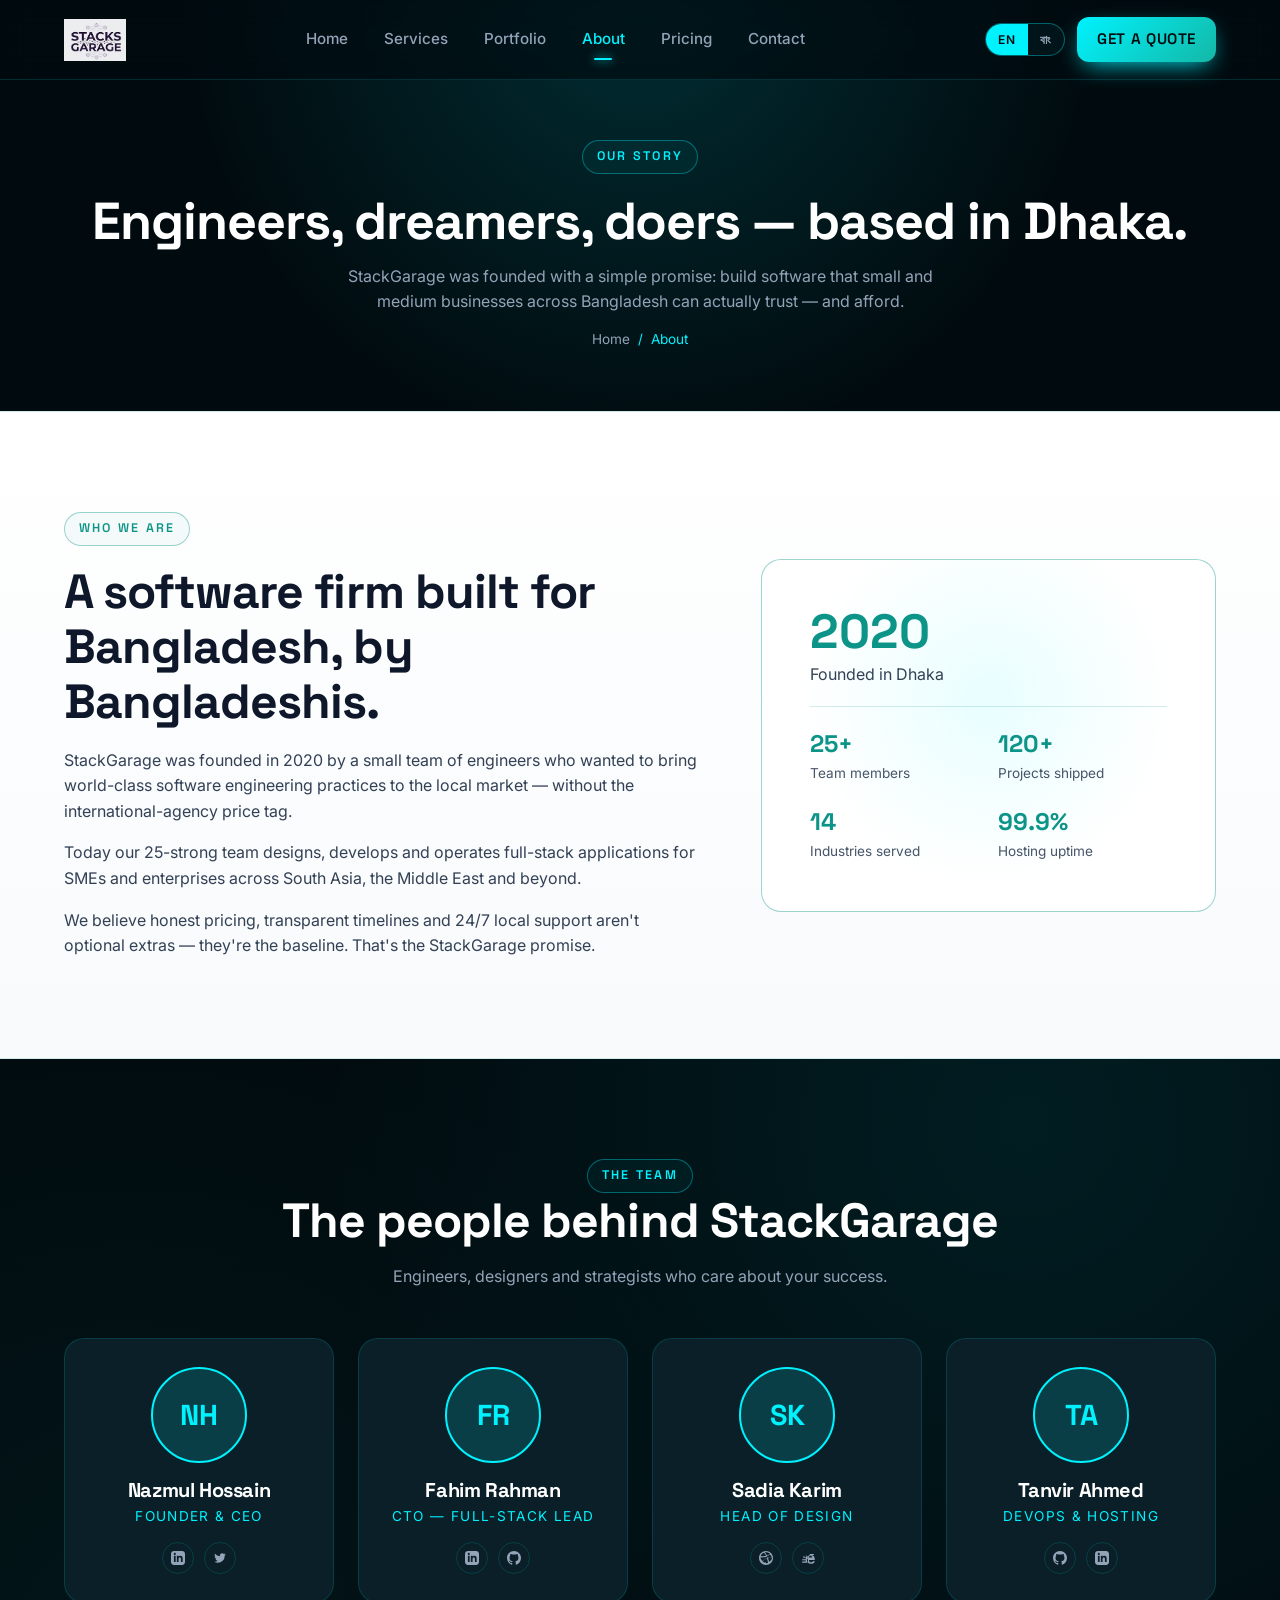
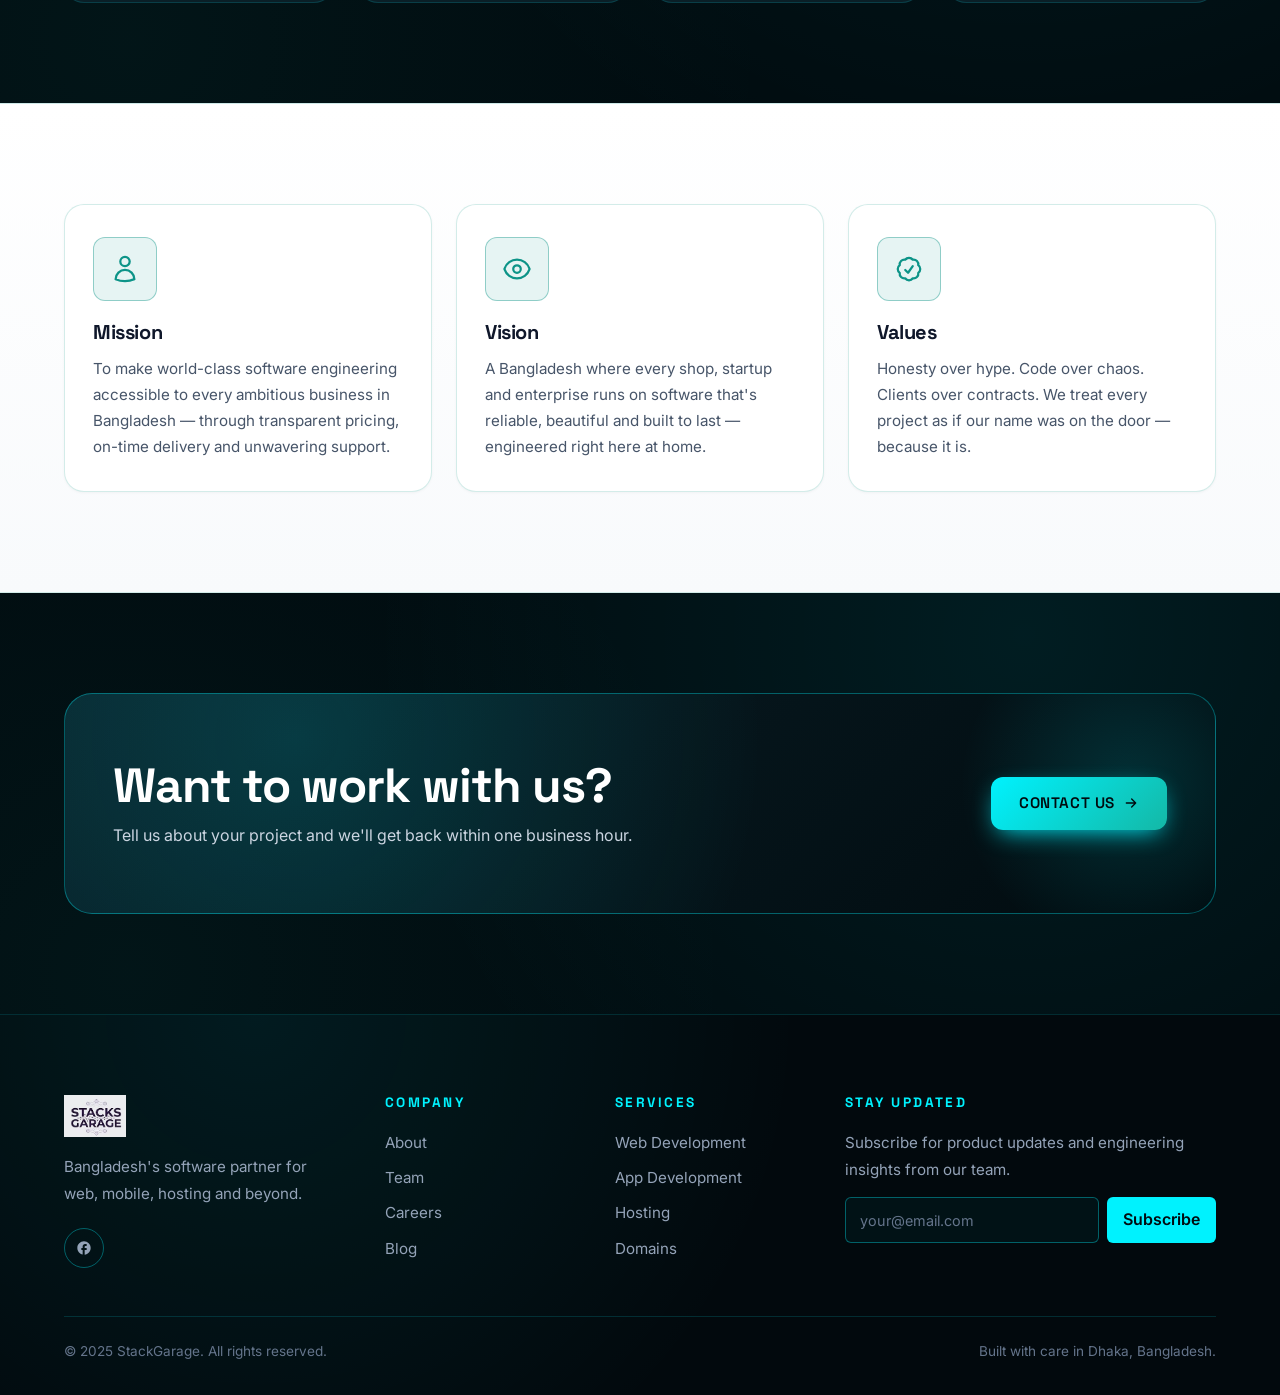
<file: StackGarage/about.html>
<!DOCTYPE html>
<html lang="en">
<head>
  <meta charset="UTF-8">
  <meta name="viewport" content="width=device-width, initial-scale=1.0">
  <meta name="description" content="About StackGarage — Bangladesh-based software firm on a mission to build, host and scale your digital presence.">
  <title>About | StackGarage</title>
  <link rel="icon" type="image/svg+xml" href="data:image/svg+xml,%3Csvg xmlns='http://www.w3.org/2000/svg' viewBox='0 0 100 100'%3E%3Crect width='100' height='100' rx='20' fill='%23010b0f'/%3E%3Ctext x='50' y='62' text-anchor='middle' fill='%2300f2fe' font-family='sans-serif' font-size='40' font-weight='bold'%3ES%3C/text%3E%3C/svg%3E">
  <link rel="preconnect" href="https://fonts.googleapis.com">
  <link rel="preconnect" href="https://fonts.gstatic.com" crossorigin>
  <link href="https://fonts.googleapis.com/css2?family=Inter:wght@300;400;500;600;700&family=Space+Grotesk:wght@500;600;700&family=Noto+Sans+Bengali:wght@400;500;600;700&display=swap" rel="stylesheet">
  <link rel="stylesheet" href="css/base.css">
  <link rel="stylesheet" href="css/layout.css">
  <link rel="stylesheet" href="css/components.css">
  <link rel="stylesheet" href="css/animations.css">
  <link rel="stylesheet" href="css/responsive.css">
</head>
<body>

  <header class="site-header">
    <div class="container nav">
      <a href="index.html" class="nav__logo" aria-label="StackGarage home">
        <img data-logo="white" src="assets/img/logos/WhiteLogo.png" alt="StackGarage" class="nav__logo-img">
        <img data-logo="black" src="assets/img/logos/blacklogo.png" alt="StackGarage" class="nav__logo-img" style="display:none">
      </a>
      <nav class="nav__menu" aria-label="Primary">
        <a href="index.html" class="nav__link" data-i18n="nav.home">Home</a>
        <a href="services.html" class="nav__link" data-i18n="nav.services">Services</a>
        <a href="portfolio.html" class="nav__link" data-i18n="nav.portfolio">Portfolio</a>
        <a href="about.html" class="nav__link is-active" data-i18n="nav.about">About</a>
        <a href="pricing.html" class="nav__link" data-i18n="nav.pricing">Pricing</a>
        <a href="contact.html" class="nav__link" data-i18n="nav.contact">Contact</a>
      </nav>
      <div class="nav__actions">
        <div class="lang-toggle" role="group" aria-label="Language">
          <button type="button" data-lang="en" class="is-active">EN</button>
          <button type="button" data-lang="bn">বাং</button>
        </div>
        <a href="contact.html" class="btn btn--primary" style="padding:10px 20px" data-i18n="nav.cta_quote">Get a Quote</a>
        <button class="nav__burger" aria-label="Toggle menu"><span></span></button>
      </div>
    </div>
  </header>
  <aside class="nav-drawer" aria-label="Mobile menu">
    <a href="index.html" class="nav__link" data-i18n="nav.home">Home</a>
    <a href="services.html" class="nav__link" data-i18n="nav.services">Services</a>
    <a href="portfolio.html" class="nav__link" data-i18n="nav.portfolio">Portfolio</a>
    <a href="about.html" class="nav__link" data-i18n="nav.about">About</a>
    <a href="pricing.html" class="nav__link" data-i18n="nav.pricing">Pricing</a>
    <a href="contact.html" class="nav__link" data-i18n="nav.contact">Contact</a>
    <a href="contact.html" class="btn btn--primary" data-i18n="nav.cta_quote">Get a Quote</a>
  </aside>
  <div class="nav-drawer-backdrop" aria-hidden="true"></div>

  <section class="page-hero">
    <div class="container page-hero__inner">
      <span class="eyebrow">Our Story</span>
      <h1>Engineers, dreamers, doers — based in Dhaka.</h1>
      <p>StackGarage was founded with a simple promise: build software that small and medium businesses across Bangladesh can actually trust — and afford.</p>
      <div class="page-hero__breadcrumbs">
        <a href="index.html">Home</a> <span>/</span> <span style="color:var(--accent)">About</span>
      </div>
    </div>
  </section>

  <section class="section section-light" aria-label="Company overview">
    <div class="container">
      <div class="grid" style="grid-template-columns:1.4fr 1fr;gap:60px;align-items:center">
        <div class="reveal">
          <span class="eyebrow">Who we are</span>
          <h2 style="margin:18px 0">A software firm built for Bangladesh, by Bangladeshis.</h2>
          <p style="margin-bottom:16px">StackGarage was founded in 2020 by a small team of engineers who wanted to bring world-class software engineering practices to the local market — without the international-agency price tag.</p>
          <p style="margin-bottom:16px">Today our 25-strong team designs, develops and operates full-stack applications for SMEs and enterprises across South Asia, the Middle East and beyond.</p>
          <p>We believe honest pricing, transparent timelines and 24/7 local support aren't optional extras — they're the baseline. That's the StackGarage promise.</p>
        </div>
        <div class="reveal reveal--delay-1" style="position:relative">
          <div style="padding:48px;border:1px solid var(--border-strong);border-radius:var(--radius-lg);background:var(--bg-elev);position:relative;overflow:hidden">
            <div class="hero-spotlight" style="position:absolute;inset:0;opacity:.5"></div>
            <div style="position:relative;z-index:1">
              <div style="font-family:var(--font-display);font-size:3rem;color:var(--accent);font-weight:700;line-height:1">2020</div>
              <div style="margin-top:6px;color:var(--text-soft)">Founded in Dhaka</div>
              <div style="height:1px;background:var(--border);margin:18px 0"></div>
              <div style="display:grid;grid-template-columns:1fr 1fr;gap:18px">
                <div><div style="font-family:var(--font-display);font-size:1.5rem;color:var(--accent);font-weight:700">25+</div><div style="font-size:.85rem;color:var(--text-muted)">Team members</div></div>
                <div><div style="font-family:var(--font-display);font-size:1.5rem;color:var(--accent);font-weight:700">120+</div><div style="font-size:.85rem;color:var(--text-muted)">Projects shipped</div></div>
                <div><div style="font-family:var(--font-display);font-size:1.5rem;color:var(--accent);font-weight:700">14</div><div style="font-size:.85rem;color:var(--text-muted)">Industries served</div></div>
                <div><div style="font-family:var(--font-display);font-size:1.5rem;color:var(--accent);font-weight:700">99.9%</div><div style="font-size:.85rem;color:var(--text-muted)">Hosting uptime</div></div>
              </div>
            </div>
          </div>
        </div>
      </div>
    </div>
  </section>

  <section class="section section--dark" id="team" aria-label="Team">
    <div class="container">
      <div class="section-heading reveal">
        <span class="eyebrow">The team</span>
        <h2>The people behind StackGarage</h2>
        <p>Engineers, designers and strategists who care about your success.</p>
      </div>
      <div class="team">
        <article class="team__card reveal">
          <div class="team__avatar">NH</div>
          <h4 class="team__name">Nazmul Hossain</h4>
          <div class="team__role">Founder &amp; CEO</div>
          <div class="team__socials">
            <a href="#" aria-label="LinkedIn"><svg width="14" height="14" viewBox="0 0 24 24" fill="currentColor"><path d="M19 0h-14c-2.761 0-5 2.239-5 5v14c0 2.761 2.239 5 5 5h14c2.762 0 5-2.239 5-5v-14c0-2.761-2.238-5-5-5zm-11 19h-3v-11h3v11zm-1.5-12.268c-.966 0-1.75-.79-1.75-1.764s.784-1.764 1.75-1.764 1.75.79 1.75 1.764-.783 1.764-1.75 1.764zm13.5 12.268h-3v-5.604c0-3.368-4-3.113-4 0v5.604h-3v-11h3v1.765c1.396-2.586 7-2.777 7 2.476v6.759z"/></svg></a>
            <a href="#" aria-label="Twitter"><svg width="14" height="14" viewBox="0 0 24 24" fill="currentColor"><path d="M22 5.8a8.49 8.49 0 01-2.36.64 4.13 4.13 0 001.81-2.27 8.21 8.21 0 01-2.61 1 4.1 4.1 0 00-7 3.74 11.64 11.64 0 01-8.45-4.29 4.16 4.16 0 00-.55 2.07 4.09 4.09 0 001.82 3.41 4.05 4.05 0 01-1.86-.51v.05a4.1 4.1 0 003.3 4 3.93 3.93 0 01-1.86.07 4.11 4.11 0 003.83 2.84A8.22 8.22 0 012 18.34a11.59 11.59 0 006.29 1.85A11.59 11.59 0 0020 8.45v-.53a8.43 8.43 0 002-2.12z"/></svg></a>
          </div>
        </article>
        <article class="team__card reveal reveal--delay-1">
          <div class="team__avatar">FR</div>
          <h4 class="team__name">Fahim Rahman</h4>
          <div class="team__role">CTO — Full-Stack Lead</div>
          <div class="team__socials">
            <a href="#" aria-label="LinkedIn"><svg width="14" height="14" viewBox="0 0 24 24" fill="currentColor"><path d="M19 0h-14c-2.761 0-5 2.239-5 5v14c0 2.761 2.239 5 5 5h14c2.762 0 5-2.239 5-5v-14c0-2.761-2.238-5-5-5zm-11 19h-3v-11h3v11zm-1.5-12.268c-.966 0-1.75-.79-1.75-1.764s.784-1.764 1.75-1.764 1.75.79 1.75 1.764-.783 1.764-1.75 1.764zm13.5 12.268h-3v-5.604c0-3.368-4-3.113-4 0v5.604h-3v-11h3v1.765c1.396-2.586 7-2.777 7 2.476v6.759z"/></svg></a>
            <a href="#" aria-label="GitHub"><svg width="14" height="14" viewBox="0 0 24 24" fill="currentColor"><path d="M12 0c-6.626 0-12 5.373-12 12 0 5.302 3.438 9.8 8.207 11.387.599.111.793-.261.793-.577v-2.234c-3.338.726-4.033-1.416-4.033-1.416-.546-1.387-1.333-1.756-1.333-1.756-1.089-.745.083-.729.083-.729 1.205.084 1.839 1.237 1.839 1.237 1.07 1.834 2.807 1.304 3.492.997.107-.775.418-1.305.762-1.604-2.665-.305-5.467-1.334-5.467-5.931 0-1.311.469-2.381 1.236-3.221-.124-.303-.535-1.524.117-3.176 0 0 1.008-.322 3.301 1.23A11.509 11.509 0 0112 5.803c1.02.005 2.047.138 3.006.404 2.291-1.552 3.297-1.23 3.297-1.23.653 1.653.242 2.874.118 3.176.77.84 1.235 1.911 1.235 3.221 0 4.609-2.807 5.624-5.479 5.921.43.372.823 1.102.823 2.222v3.293c0 .319.192.694.801.576 4.765-1.589 8.199-6.086 8.199-11.386 0-6.627-5.373-12-12-12z"/></svg></a>
          </div>
        </article>
        <article class="team__card reveal reveal--delay-2">
          <div class="team__avatar">SK</div>
          <h4 class="team__name">Sadia Karim</h4>
          <div class="team__role">Head of Design</div>
          <div class="team__socials">
            <a href="#" aria-label="Dribbble"><svg width="14" height="14" viewBox="0 0 24 24" fill="currentColor"><path d="M12 0C5.4 0 0 5.4 0 12s5.4 12 12 12 12-5.4 12-12S18.6 0 12 0zm9.9 11.5c-2.7-.7-5.3-.7-7.5-.2-.3-.7-.5-1.4-.8-2.1 2.1-.8 3.7-2 5-3.4 2 1.6 3.3 3.7 3.3 5.7zM12 2.1c2.6 0 5 .9 6.8 2.6-1.3 1.3-2.9 2.4-5 3.1-1.3-2.2-2.7-4-3.7-5.2.6-.3 1.3-.5 1.9-.5zM8.6 3.2c1.1 1.3 2.4 3 3.7 5.1-2.9.7-6 1-9.5.4.9-2.5 2.9-4.6 5.8-5.5zm-6 7.7c.7.1 1.4.1 2.1.1 2.7 0 5.8-.4 8.7-1.2.3.7.5 1.4.8 2-3.2.9-6.1 2.7-8.2 5.5-2-1.8-3.4-4-3.4-6.4zm9.4 9c-2.2 0-4.3-.8-5.9-2.1 1.9-2.6 4.6-4.3 7.6-5 .6 2 1.2 4 1.7 7.2-1 .6-2.2.9-3.4.9zm5.2-1.7c-.5-2.7-1.1-4.6-1.6-6.4 2.2-.4 4.4-.3 6.7.3-.4 2.5-1.9 4.6-4 6.1z"/></svg></a>
            <a href="#" aria-label="Behance"><svg width="14" height="14" viewBox="0 0 24 24" fill="currentColor"><path d="M22 7h-7V5h7v2zm1.7 11c-.9 2.4-3.2 4-6.7 4-4 0-7-2.4-7-7.5 0-5 3-7.5 7-7.5 4.5 0 6.6 3.5 6.6 7v1.4h-10c.2 2.5 1.4 4 3.6 4 1.6 0 2.7-.7 3.2-1.8h3.3zM13 11h6.4c-.3-2-1.4-3-3.2-3-1.6 0-2.8 1-3.2 3zM9 7v2H4v3h4v2H2v2h6v2H2v2h7c1.7 0 3-1.3 3-3v-1.5c0-1.4-.8-2.5-2.2-2.8 1-.4 1.7-1.4 1.7-2.7C9.5 8.1 8.2 7 6.5 7H9zM6 9h2c.6 0 1 .4 1 1s-.4 1-1 1H6V9z"/></svg></a>
          </div>
        </article>
        <article class="team__card reveal reveal--delay-3">
          <div class="team__avatar">TA</div>
          <h4 class="team__name">Tanvir Ahmed</h4>
          <div class="team__role">DevOps &amp; Hosting</div>
          <div class="team__socials">
            <a href="#" aria-label="GitHub"><svg width="14" height="14" viewBox="0 0 24 24" fill="currentColor"><path d="M12 0c-6.626 0-12 5.373-12 12 0 5.302 3.438 9.8 8.207 11.387.599.111.793-.261.793-.577v-2.234c-3.338.726-4.033-1.416-4.033-1.416-.546-1.387-1.333-1.756-1.333-1.756-1.089-.745.083-.729.083-.729 1.205.084 1.839 1.237 1.839 1.237 1.07 1.834 2.807 1.304 3.492.997.107-.775.418-1.305.762-1.604-2.665-.305-5.467-1.334-5.467-5.931 0-1.311.469-2.381 1.236-3.221-.124-.303-.535-1.524.117-3.176 0 0 1.008-.322 3.301 1.23A11.509 11.509 0 0112 5.803c1.02.005 2.047.138 3.006.404 2.291-1.552 3.297-1.23 3.297-1.23.653 1.653.242 2.874.118 3.176.77.84 1.235 1.911 1.235 3.221 0 4.609-2.807 5.624-5.479 5.921.43.372.823 1.102.823 2.222v3.293c0 .319.192.694.801.576 4.765-1.589 8.199-6.086 8.199-11.386 0-6.627-5.373-12-12-12z"/></svg></a>
            <a href="#" aria-label="LinkedIn"><svg width="14" height="14" viewBox="0 0 24 24" fill="currentColor"><path d="M19 0h-14c-2.761 0-5 2.239-5 5v14c0 2.761 2.239 5 5 5h14c2.762 0 5-2.239 5-5v-14c0-2.761-2.238-5-5-5zm-11 19h-3v-11h3v11zm-1.5-12.268c-.966 0-1.75-.79-1.75-1.764s.784-1.764 1.75-1.764 1.75.79 1.75 1.764-.783 1.764-1.75 1.764zm13.5 12.268h-3v-5.604c0-3.368-4-3.113-4 0v5.604h-3v-11h3v1.765c1.396-2.586 7-2.777 7 2.476v6.759z"/></svg></a>
          </div>
        </article>
      </div>
    </div>
  </section>

  <section class="section section-light" aria-label="Mission and values">
    <div class="container">
      <div class="grid grid-3">
        <article class="card reveal">
          <div class="card__icon"><svg viewBox="0 0 24 24" fill="none" stroke="currentColor" stroke-width="1.8"><path stroke-linecap="round" stroke-linejoin="round" d="M15.75 6a3.75 3.75 0 11-7.5 0 3.75 3.75 0 017.5 0zM4.501 20.118a7.5 7.5 0 0114.998 0A17.933 17.933 0 0112 21.75c-2.676 0-5.216-.584-7.499-1.632z"/></svg></div>
          <h3 class="card__title">Mission</h3>
          <p class="card__text">To make world-class software engineering accessible to every ambitious business in Bangladesh — through transparent pricing, on-time delivery and unwavering support.</p>
        </article>
        <article class="card reveal reveal--delay-1">
          <div class="card__icon"><svg viewBox="0 0 24 24" fill="none" stroke="currentColor" stroke-width="1.8"><path stroke-linecap="round" stroke-linejoin="round" d="M2.036 12.322a1.012 1.012 0 010-.639C3.423 7.51 7.36 4.5 12 4.5c4.638 0 8.573 3.007 9.963 7.178.07.207.07.431 0 .639C20.577 16.49 16.64 19.5 12 19.5c-4.638 0-8.573-3.007-9.963-7.178z"/><path stroke-linecap="round" stroke-linejoin="round" d="M15 12a3 3 0 11-6 0 3 3 0 016 0z"/></svg></div>
          <h3 class="card__title">Vision</h3>
          <p class="card__text">A Bangladesh where every shop, startup and enterprise runs on software that's reliable, beautiful and built to last — engineered right here at home.</p>
        </article>
        <article class="card reveal reveal--delay-2">
          <div class="card__icon"><svg viewBox="0 0 24 24" fill="none" stroke="currentColor" stroke-width="1.8"><path stroke-linecap="round" stroke-linejoin="round" d="M9 12.75L11.25 15 15 9.75M21 12c0 1.268-.63 2.39-1.593 3.068a3.745 3.745 0 01-1.043 3.296 3.745 3.745 0 01-3.296 1.043A3.745 3.745 0 0112 21c-1.268 0-2.39-.63-3.068-1.593a3.746 3.746 0 01-3.296-1.043 3.745 3.745 0 01-1.043-3.296A3.745 3.745 0 013 12c0-1.268.63-2.39 1.593-3.068a3.745 3.745 0 011.043-3.296 3.746 3.746 0 013.296-1.043A3.746 3.746 0 0112 3c1.268 0 2.39.63 3.068 1.593a3.746 3.746 0 013.296 1.043 3.745 3.745 0 011.043 3.296A3.745 3.745 0 0121 12z"/></svg></div>
          <h3 class="card__title">Values</h3>
          <p class="card__text">Honesty over hype. Code over chaos. Clients over contracts. We treat every project as if our name was on the door — because it is.</p>
        </article>
      </div>
    </div>
  </section>

  <section class="section section--dark" aria-label="CTA">
    <div class="container">
      <div class="cta-banner reveal">
        <div>
          <h2>Want to work with us?</h2>
          <p>Tell us about your project and we'll get back within one business hour.</p>
        </div>
        <a href="contact.html" class="btn btn--primary">Contact Us <svg width="16" height="16" viewBox="0 0 24 24" fill="none" stroke="currentColor" stroke-width="2"><path stroke-linecap="round" stroke-linejoin="round" d="M5 12h14m-6-6 6 6-6 6"/></svg></a>
      </div>
    </div>
  </section>

  <footer class="site-footer">
    <div class="container">
      <div class="footer__grid">
        <div class="footer__col footer__brand">
          <a href="index.html" class="nav__logo"><img src="assets/img/logos/WhiteLogo.png" alt="StackGarage" class="nav__logo-img"></a>
          <p>Bangladesh's software partner for web, mobile, hosting and beyond.</p>
          <div class="footer__socials">
            <a href="#"><svg width="16" height="16" viewBox="0 0 24 24" fill="currentColor"><path d="M22 12c0-5.52-4.48-10-10-10S2 6.48 2 12c0 4.84 3.44 8.87 8 9.8V15H8v-3h2V9.5C10 7.57 11.57 6 13.5 6H16v3h-2c-.55 0-1 .45-1 1v2h3v3h-3v6.95c5.05-.5 9-4.76 9-9.95z"/></svg></a>
          </div>
        </div>
        <div class="footer__col">
          <h4>Company</h4>
          <ul style="display:flex;flex-direction:column;gap:8px">
            <li><a href="about.html">About</a></li>
            <li><a href="about.html#team">Team</a></li>
            <li><a href="#">Careers</a></li>
            <li><a href="#">Blog</a></li>
          </ul>
        </div>
        <div class="footer__col">
          <h4>Services</h4>
          <ul style="display:flex;flex-direction:column;gap:8px">
            <li><a href="services.html#web">Web Development</a></li>
            <li><a href="services.html#app">App Development</a></li>
            <li><a href="services.html#hosting">Hosting</a></li>
            <li><a href="services.html#domain">Domains</a></li>
          </ul>
        </div>
        <div class="footer__col">
          <h4>Stay updated</h4>
          <p>Subscribe for product updates and engineering insights from our team.</p>
          <form class="footer__newsletter" novalidate>
            <input type="email" required placeholder="your@email.com" aria-label="Email">
            <button type="submit">Subscribe</button>
          </form>
        </div>
      </div>
      <div class="footer__bottom">
        <span>© 2025 StackGarage. All rights reserved.</span>
        <span>Built with care in Dhaka, Bangladesh.</span>
      </div>
    </div>
  </footer>
  <button class="back-to-top" aria-label="Back to top">
    <svg viewBox="0 0 24 24" fill="none" stroke="currentColor" stroke-width="2.5"><path stroke-linecap="round" stroke-linejoin="round" d="M5 15l7-7 7 7"/></svg>
  </button>

  <script src="js/i18n.js"></script>
  <script src="js/menu.js"></script>
  <script src="js/animations.js"></script>
  <script src="js/main.js"></script>
  <script src="js/form-validation.js"></script>
</body>
</html>
</file>
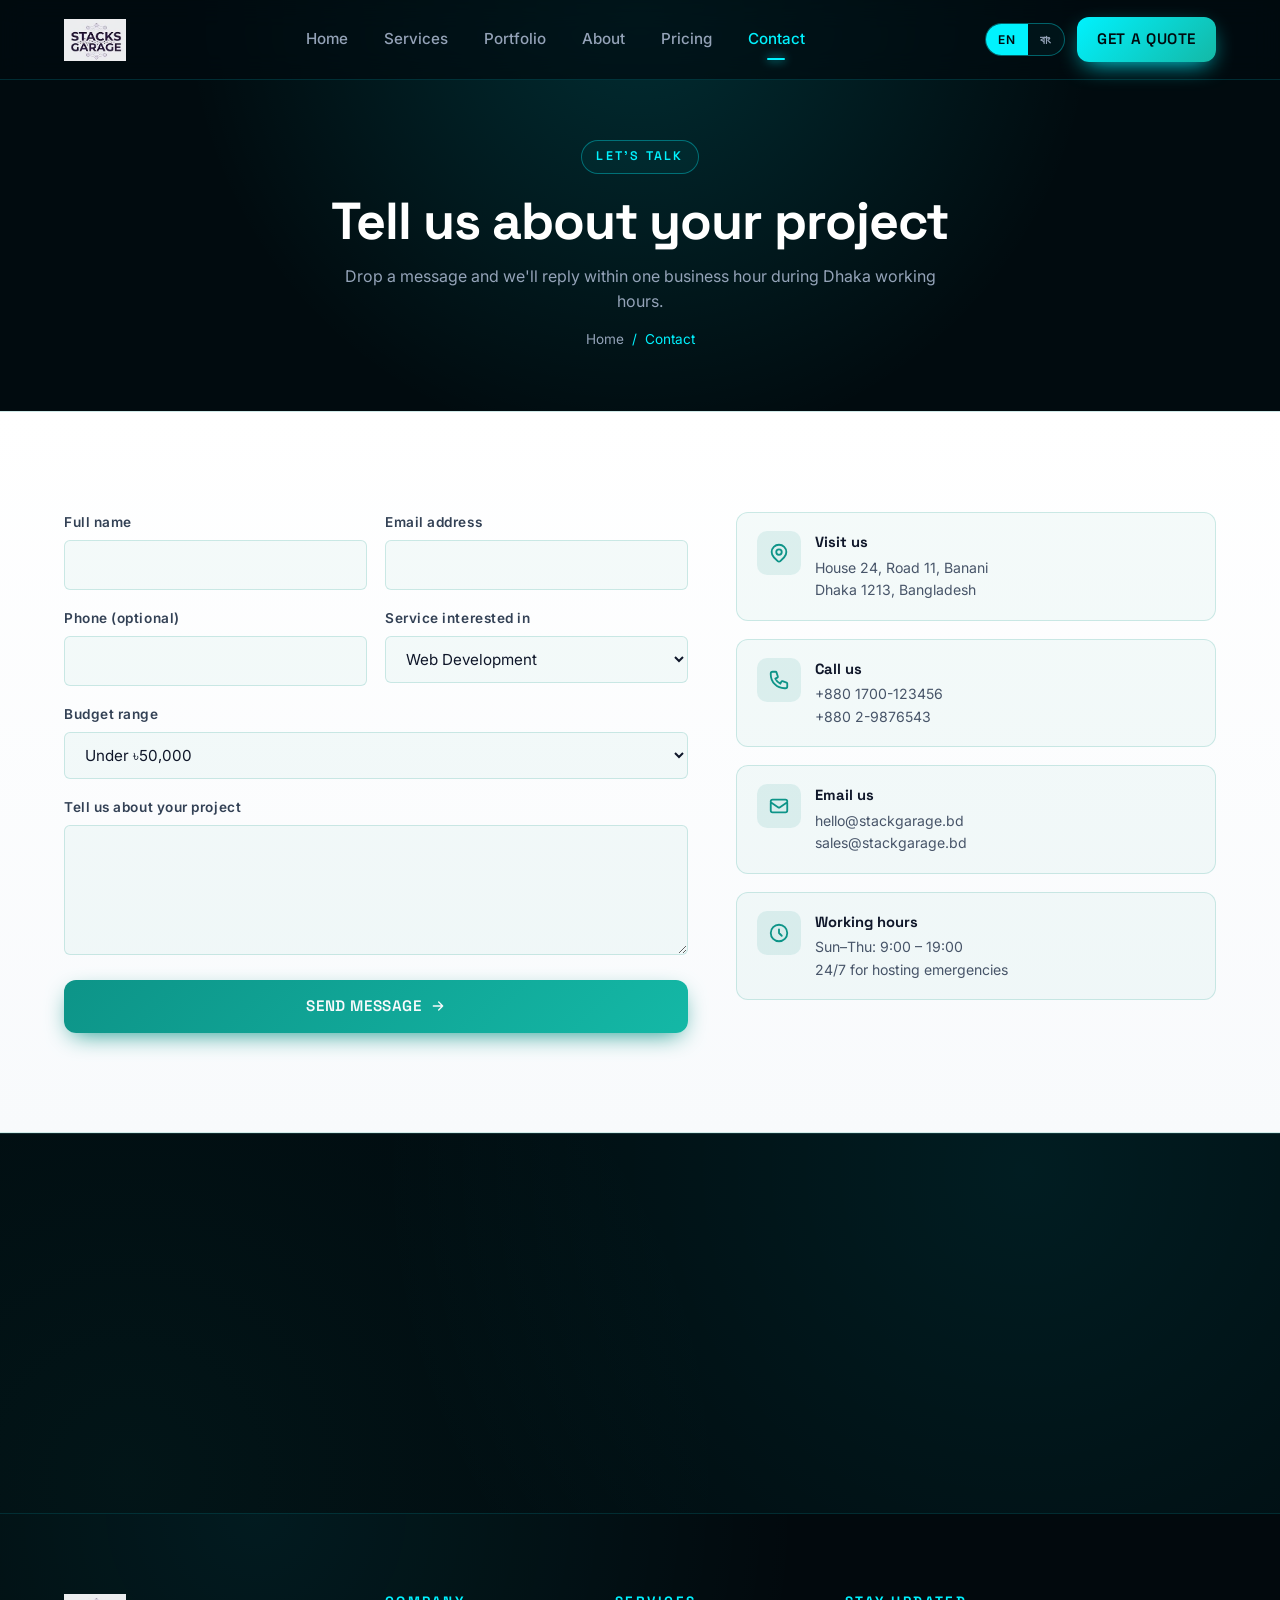
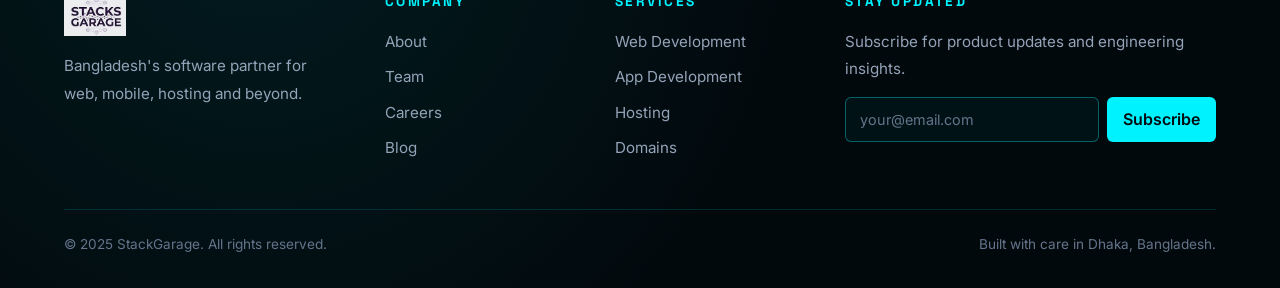
<file: StackGarage/contact.html>
<!DOCTYPE html>
<html lang="en">
<head>
  <meta charset="UTF-8">
  <meta name="viewport" content="width=device-width, initial-scale=1.0">
  <meta name="description" content="Contact StackGarage — Bangladesh-based software firm. Reach out by phone, email or visit us in Dhaka.">
  <title>Contact | StackGarage</title>
  <link rel="icon" type="image/svg+xml" href="data:image/svg+xml,%3Csvg xmlns='http://www.w3.org/2000/svg' viewBox='0 0 100 100'%3E%3Crect width='100' height='100' rx='20' fill='%23010b0f'/%3E%3Ctext x='50' y='62' text-anchor='middle' fill='%2300f2fe' font-family='sans-serif' font-size='40' font-weight='bold'%3ES%3C/text%3E%3C/svg%3E">
  <link rel="preconnect" href="https://fonts.googleapis.com">
  <link rel="preconnect" href="https://fonts.gstatic.com" crossorigin>
  <link href="https://fonts.googleapis.com/css2?family=Inter:wght@300;400;500;600;700&family=Space+Grotesk:wght@500;600;700&family=Noto+Sans+Bengali:wght@400;500;600;700&display=swap" rel="stylesheet">
  <link rel="stylesheet" href="css/base.css">
  <link rel="stylesheet" href="css/layout.css">
  <link rel="stylesheet" href="css/components.css">
  <link rel="stylesheet" href="css/animations.css">
  <link rel="stylesheet" href="css/responsive.css">
</head>
<body>

  <header class="site-header">
    <div class="container nav">
      <a href="index.html" class="nav__logo" aria-label="StackGarage home">
        <img data-logo="white" src="assets/img/logos/WhiteLogo.png" alt="StackGarage" class="nav__logo-img">
        <img data-logo="black" src="assets/img/logos/blacklogo.png" alt="StackGarage" class="nav__logo-img" style="display:none">
      </a>
      <nav class="nav__menu" aria-label="Primary">
        <a href="index.html" class="nav__link" data-i18n="nav.home">Home</a>
        <a href="services.html" class="nav__link" data-i18n="nav.services">Services</a>
        <a href="portfolio.html" class="nav__link" data-i18n="nav.portfolio">Portfolio</a>
        <a href="about.html" class="nav__link" data-i18n="nav.about">About</a>
        <a href="pricing.html" class="nav__link" data-i18n="nav.pricing">Pricing</a>
        <a href="contact.html" class="nav__link is-active" data-i18n="nav.contact">Contact</a>
      </nav>
      <div class="nav__actions">
        <div class="lang-toggle" role="group" aria-label="Language">
          <button type="button" data-lang="en" class="is-active">EN</button>
          <button type="button" data-lang="bn">বাং</button>
        </div>
        <a href="contact.html" class="btn btn--primary" style="padding:10px 20px" data-i18n="nav.cta_quote">Get a Quote</a>
        <button class="nav__burger" aria-label="Toggle menu"><span></span></button>
      </div>
    </div>
  </header>
  <aside class="nav-drawer" aria-label="Mobile menu">
    <a href="index.html" class="nav__link" data-i18n="nav.home">Home</a>
    <a href="services.html" class="nav__link" data-i18n="nav.services">Services</a>
    <a href="portfolio.html" class="nav__link" data-i18n="nav.portfolio">Portfolio</a>
    <a href="about.html" class="nav__link" data-i18n="nav.about">About</a>
    <a href="pricing.html" class="nav__link" data-i18n="nav.pricing">Pricing</a>
    <a href="contact.html" class="nav__link" data-i18n="nav.contact">Contact</a>
    <a href="contact.html" class="btn btn--primary" data-i18n="nav.cta_quote">Get a Quote</a>
  </aside>
  <div class="nav-drawer-backdrop" aria-hidden="true"></div>

  <section class="page-hero">
    <div class="container page-hero__inner">
      <span class="eyebrow" data-i18n="contact.eyebrow">Let's talk</span>
      <h1 data-i18n="contact.heading">Tell us about your project</h1>
      <p data-i18n="contact.subheading">Drop a message and we'll reply within one business hour during Dhaka working hours.</p>
      <div class="page-hero__breadcrumbs"><a href="index.html">Home</a> <span>/</span> <span style="color:var(--accent)">Contact</span></div>
    </div>
  </section>

  <section class="section section-light" aria-label="Contact form and info">
    <div class="container">
      <div style="display:grid;grid-template-columns:1.3fr 1fr;gap:48px">
        <!-- Contact form -->
        <div class="reveal">
          <form class="form" novalidate>
            <div class="form__row">
              <div class="form__field">
                <label for="name" data-i18n="contact.form.name">Full name</label>
                <input id="name" name="name" type="text" required minlength="2" autocomplete="name">
                <div class="form__error" data-i18n="contact.form.name_error">Please enter your name.</div>
              </div>
              <div class="form__field">
                <label for="email" data-i18n="contact.form.email">Email address</label>
                <input id="email" name="email" type="email" required autocomplete="email">
                <div class="form__error">Please enter a valid email.</div>
              </div>
            </div>

            <div class="form__row">
              <div class="form__field">
                <label for="phone" data-i18n="contact.form.phone">Phone (optional)</label>
                <input id="phone" name="phone" type="tel" autocomplete="tel">
              </div>
              <div class="form__field">
                <label for="service" data-i18n="contact.form.service">Service interested in</label>
                <select id="service" name="service" required data-i18n-options="contact.form.service_options">
                  <option value="" data-i18n="contact.form.service">Service interested in</option>
                </select>
              </div>
            </div>

            <div class="form__field">
              <label for="budget" data-i18n="contact.form.budget">Budget range</label>
              <select id="budget" name="budget" required data-i18n-options="contact.form.budget_options">
                <option value="" data-i18n="contact.form.budget">Budget range</option>
              </select>
            </div>

            <div class="form__field">
              <label for="message" data-i18n="contact.form.message">Tell us about your project</label>
              <textarea id="message" name="message" required minlength="20"></textarea>
              <div class="form__error">Please share a few sentences (20+ characters).</div>
            </div>

            <button type="submit" class="btn btn--primary">
              <span data-i18n="contact.form.submit">Send message</span>
              <svg width="16" height="16" viewBox="0 0 24 24" fill="none" stroke="currentColor" stroke-width="2"><path stroke-linecap="round" stroke-linejoin="round" d="M5 12h14m-6-6 6 6-6 6"/></svg>
            </button>

            <div class="form-success" data-i18n="contact.form.success">Thanks! We've received your message and will reply within one business hour.</div>
          </form>
        </div>

        <!-- Contact info -->
        <aside class="reveal reveal--delay-1">
          <div class="contact-info">
            <div class="contact-info__item">
              <div class="contact-info__icon"><svg viewBox="0 0 24 24" fill="none" stroke="currentColor" stroke-width="2"><path stroke-linecap="round" stroke-linejoin="round" d="M17.657 16.657L13.414 20.9a1.998 1.998 0 01-2.827 0l-4.244-4.243a8 8 0 1111.314 0z"/><path stroke-linecap="round" stroke-linejoin="round" d="M15 11a3 3 0 11-6 0 3 3 0 016 0z"/></svg></div>
              <div>
                <div class="contact-info__title" data-i18n="contact.info.address.title">Visit us</div>
                <div class="contact-info__text">House 24, Road 11, Banani<br>Dhaka 1213, Bangladesh</div>
              </div>
            </div>
            <div class="contact-info__item">
              <div class="contact-info__icon"><svg viewBox="0 0 24 24" fill="none" stroke="currentColor" stroke-width="2"><path stroke-linecap="round" stroke-linejoin="round" d="M3 5a2 2 0 012-2h3.28a1 1 0 01.948.684l1.498 4.493a1 1 0 01-.502 1.21l-2.257 1.13a11.042 11.042 0 005.516 5.516l1.13-2.257a1 1 0 011.21-.502l4.493 1.498a1 1 0 01.684.949V19a2 2 0 01-2 2h-1C9.716 21 3 14.284 3 6V5z"/></svg></div>
              <div>
                <div class="contact-info__title" data-i18n="contact.info.phone.title">Call us</div>
                <div class="contact-info__text">+880 1700-123456<br>+880 2-9876543</div>
              </div>
            </div>
            <div class="contact-info__item">
              <div class="contact-info__icon"><svg viewBox="0 0 24 24" fill="none" stroke="currentColor" stroke-width="2"><path stroke-linecap="round" stroke-linejoin="round" d="M3 8l7.89 5.26a2 2 0 002.22 0L21 8M5 19h14a2 2 0 002-2V7a2 2 0 00-2-2H5a2 2 0 00-2 2v10a2 2 0 002 2z"/></svg></div>
              <div>
                <div class="contact-info__title" data-i18n="contact.info.email.title">Email us</div>
                <div class="contact-info__text">hello@stackgarage.bd<br>sales@stackgarage.bd</div>
              </div>
            </div>
            <div class="contact-info__item">
              <div class="contact-info__icon"><svg viewBox="0 0 24 24" fill="none" stroke="currentColor" stroke-width="2"><path stroke-linecap="round" stroke-linejoin="round" d="M12 8v4l3 3m6-3a9 9 0 11-18 0 9 9 0 0118 0z"/></svg></div>
              <div>
                <div class="contact-info__title" data-i18n="contact.info.hours.title">Working hours</div>
                <div class="contact-info__text">Sun–Thu: 9:00 – 19:00<br>24/7 for hosting emergencies</div>
              </div>
            </div>
          </div>
        </aside>
      </div>
    </div>
  </section>

  <section class="section section--dark" aria-label="Map" style="padding:0">
    <div style="width:100%;height:380px;filter:grayscale(.6) contrast(1.05);border-top:1px solid var(--border)">
      <iframe
        title="StackGarage Dhaka office location"
        src="https://www.openstreetmap.org/export/embed.html?bbox=90.395%2C23.785%2C90.415%2C23.800&layer=mapnik&marker=23.7925%2C90.405"
        style="width:100%;height:100%;border:0;display:block"
        loading="lazy"></iframe>
    </div>
  </section>

  <footer class="site-footer">
    <div class="container">
      <div class="footer__grid">
        <div class="footer__col footer__brand">
          <a href="index.html" class="nav__logo"><img src="assets/img/logos/WhiteLogo.png" alt="StackGarage" class="nav__logo-img"></a>
          <p>Bangladesh's software partner for web, mobile, hosting and beyond.</p>
        </div>
        <div class="footer__col">
          <h4>Company</h4>
          <ul style="display:flex;flex-direction:column;gap:8px">
            <li><a href="about.html">About</a></li><li><a href="about.html#team">Team</a></li>
            <li><a href="#">Careers</a></li><li><a href="#">Blog</a></li>
          </ul>
        </div>
        <div class="footer__col">
          <h4>Services</h4>
          <ul style="display:flex;flex-direction:column;gap:8px">
            <li><a href="services.html#web">Web Development</a></li>
            <li><a href="services.html#app">App Development</a></li>
            <li><a href="services.html#hosting">Hosting</a></li>
            <li><a href="services.html#domain">Domains</a></li>
          </ul>
        </div>
        <div class="footer__col">
          <h4>Stay updated</h4>
          <p>Subscribe for product updates and engineering insights.</p>
          <form class="footer__newsletter" novalidate>
            <input type="email" required placeholder="your@email.com" aria-label="Email">
            <button type="submit">Subscribe</button>
          </form>
        </div>
      </div>
      <div class="footer__bottom">
        <span>© 2025 StackGarage. All rights reserved.</span>
        <span>Built with care in Dhaka, Bangladesh.</span>
      </div>
    </div>
  </footer>
  <button class="back-to-top" aria-label="Back to top">
    <svg viewBox="0 0 24 24" fill="none" stroke="currentColor" stroke-width="2.5"><path stroke-linecap="round" stroke-linejoin="round" d="M5 15l7-7 7 7"/></svg>
  </button>

  <script src="js/i18n.js"></script>
  <script src="js/menu.js"></script>
  <script src="js/animations.js"></script>
  <script src="js/main.js"></script>
  <script src="js/form-validation.js"></script>
</body>
</html>
</file>
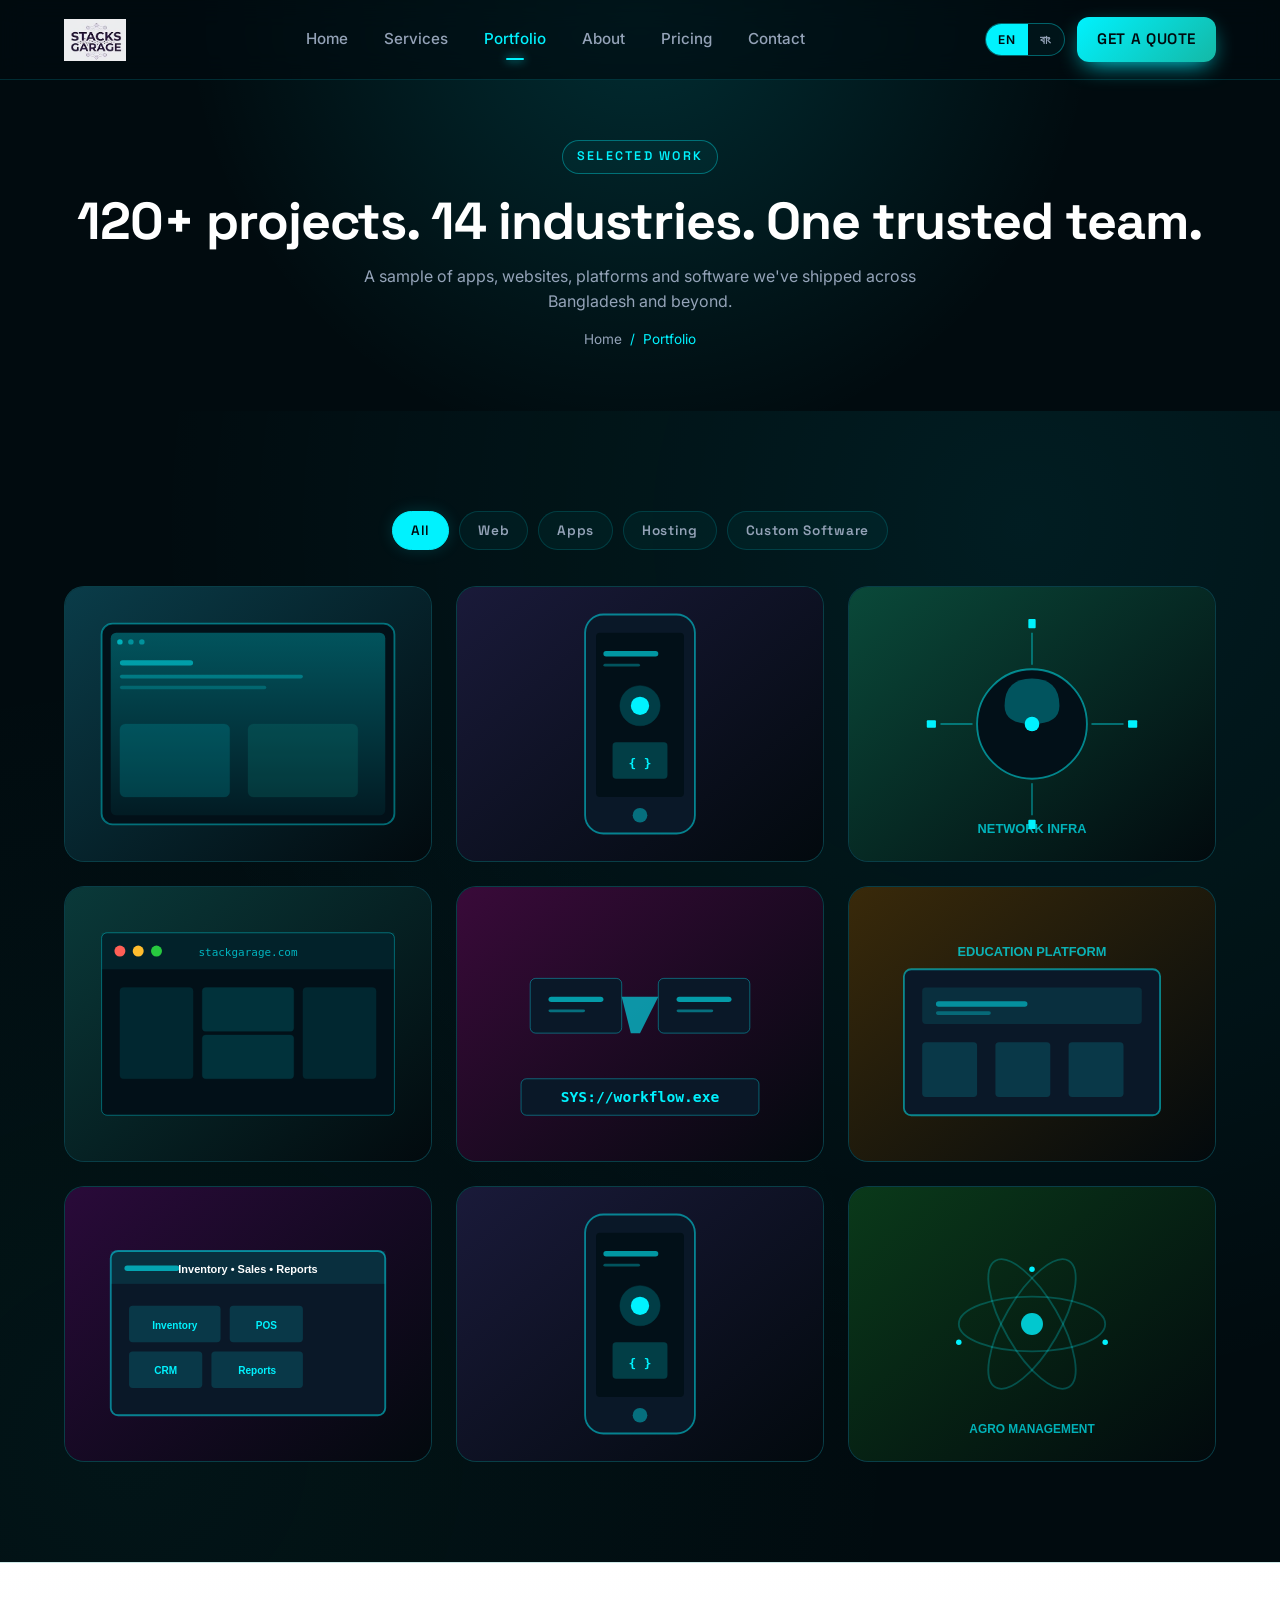
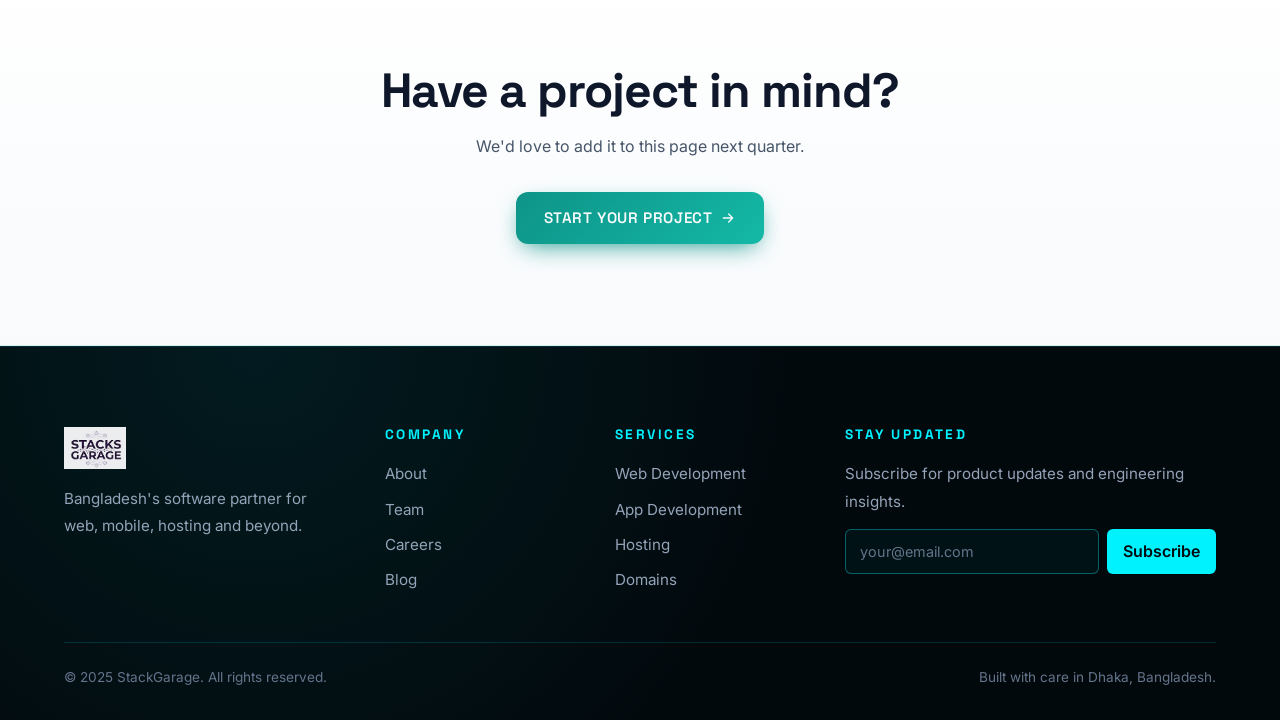
<file: StackGarage/portfolio.html>
<!DOCTYPE html>
<html lang="en">
<head>
  <meta charset="UTF-8">
  <meta name="viewport" content="width=device-width, initial-scale=1.0">
  <meta name="description" content="StackGarage portfolio — selected web, app, hosting and custom software projects delivered for clients in Bangladesh.">
  <title>Portfolio | StackGarage</title>
  <link rel="icon" type="image/svg+xml" href="data:image/svg+xml,%3Csvg xmlns='http://www.w3.org/2000/svg' viewBox='0 0 100 100'%3E%3Crect width='100' height='100' rx='20' fill='%23010b0f'/%3E%3Ctext x='50' y='62' text-anchor='middle' fill='%2300f2fe' font-family='sans-serif' font-size='40' font-weight='bold'%3ES%3C/text%3E%3C/svg%3E">
  <link rel="preconnect" href="https://fonts.googleapis.com">
  <link rel="preconnect" href="https://fonts.gstatic.com" crossorigin>
  <link href="https://fonts.googleapis.com/css2?family=Inter:wght@300;400;500;600;700&family=Space+Grotesk:wght@500;600;700&family=Noto+Sans+Bengali:wght@400;500;600;700&display=swap" rel="stylesheet">
  <link rel="stylesheet" href="css/base.css">
  <link rel="stylesheet" href="css/layout.css">
  <link rel="stylesheet" href="css/components.css">
  <link rel="stylesheet" href="css/animations.css">
  <link rel="stylesheet" href="css/responsive.css">
</head>
<body>

  <header class="site-header">
    <div class="container nav">
      <a href="index.html" class="nav__logo" aria-label="StackGarage home">
        <img data-logo="white" src="assets/img/logos/WhiteLogo.png" alt="StackGarage" class="nav__logo-img">
        <img data-logo="black" src="assets/img/logos/blacklogo.png" alt="StackGarage" class="nav__logo-img" style="display:none">
      </a>
      <nav class="nav__menu" aria-label="Primary">
        <a href="index.html" class="nav__link" data-i18n="nav.home">Home</a>
        <a href="services.html" class="nav__link" data-i18n="nav.services">Services</a>
        <a href="portfolio.html" class="nav__link is-active" data-i18n="nav.portfolio">Portfolio</a>
        <a href="about.html" class="nav__link" data-i18n="nav.about">About</a>
        <a href="pricing.html" class="nav__link" data-i18n="nav.pricing">Pricing</a>
        <a href="contact.html" class="nav__link" data-i18n="nav.contact">Contact</a>
      </nav>
      <div class="nav__actions">
        <div class="lang-toggle" role="group" aria-label="Language">
          <button type="button" data-lang="en" class="is-active">EN</button>
          <button type="button" data-lang="bn">বাং</button>
        </div>
        <a href="contact.html" class="btn btn--primary" style="padding:10px 20px" data-i18n="nav.cta_quote">Get a Quote</a>
        <button class="nav__burger" aria-label="Toggle menu"><span></span></button>
      </div>
    </div>
  </header>
  <aside class="nav-drawer" aria-label="Mobile menu">
    <a href="index.html" class="nav__link" data-i18n="nav.home">Home</a>
    <a href="services.html" class="nav__link" data-i18n="nav.services">Services</a>
    <a href="portfolio.html" class="nav__link" data-i18n="nav.portfolio">Portfolio</a>
    <a href="about.html" class="nav__link" data-i18n="nav.about">About</a>
    <a href="pricing.html" class="nav__link" data-i18n="nav.pricing">Pricing</a>
    <a href="contact.html" class="nav__link" data-i18n="nav.contact">Contact</a>
    <a href="contact.html" class="btn btn--primary" data-i18n="nav.cta_quote">Get a Quote</a>
  </aside>
  <div class="nav-drawer-backdrop" aria-hidden="true"></div>

  <section class="page-hero">
    <div class="container page-hero__inner">
      <span class="eyebrow">Selected work</span>
      <h1>120+ projects. 14 industries. One trusted team.</h1>
      <p>A sample of apps, websites, platforms and software we've shipped across Bangladesh and beyond.</p>
      <div class="page-hero__breadcrumbs"><a href="index.html">Home</a> <span>/</span> <span style="color:var(--accent)">Portfolio</span></div>
    </div>
  </section>

  <section class="section section--dark" aria-label="Portfolio grid">
    <div class="container">
      <div class="portfolio-filters">
        <button type="button" data-filter="all" class="is-active">All</button>
        <button type="button" data-filter="web">Web</button>
        <button type="button" data-filter="apps">Apps</button>
        <button type="button" data-filter="hosting">Hosting</button>
        <button type="button" data-filter="custom software">Custom Software</button>
      </div>

      <div class="portfolio-grid">
        <article class="portfolio-card reveal" data-category="web">
          <img src="assets/img/portfolio/ecommerce.svg" alt="DhakaKart" loading="lazy">
          <div class="portfolio-card__overlay">
            <h4>DhakaKart</h4><span>E-commerce Platform</span>
            <div class="tags"><span class="tag">Next.js</span><span class="tag">Stripe</span><span class="tag">Postgres</span></div>
          </div>
        </article>
        <article class="portfolio-card reveal reveal--delay-1" data-category="apps">
          <img src="assets/img/portfolio/mobile-app.svg" alt="EduPath" loading="lazy">
          <div class="portfolio-card__overlay">
            <h4>EduPath</h4><span>Learning App</span>
            <div class="tags"><span class="tag">Flutter</span><span class="tag">Firebase</span></div>
          </div>
        </article>
        <article class="portfolio-card reveal reveal--delay-2" data-category="hosting">
          <img src="assets/img/portfolio/cloud-hosting.svg" alt="CTG Logistics" loading="lazy">
          <div class="portfolio-card__overlay">
            <h4>CTG Logistics</h4><span>Multi-tenant Cloud</span>
            <div class="tags"><span class="tag">AWS</span><span class="tag">DevOps</span></div>
          </div>
        </article>
        <article class="portfolio-card reveal" data-category="web">
          <img src="assets/img/portfolio/portfolio-site.svg" alt="Khulna Agro" loading="lazy">
          <div class="portfolio-card__overlay">
            <h4>Khulna Agro</h4><span>Corporate Website</span>
            <div class="tags"><span class="tag">WordPress</span><span class="tag">SEO</span></div>
          </div>
        </article>
        <article class="portfolio-card reveal reveal--delay-1" data-category="custom software">
          <img src="assets/img/portfolio/erp-dashboard.svg" alt="FinSolve ERP" loading="lazy">
          <div class="portfolio-card__overlay">
            <h4>FinSolve ERP</h4><span>Custom ERP</span>
            <div class="tags"><span class="tag">Laravel</span><span class="tag">MySQL</span></div>
          </div>
        </article>
        <article class="portfolio-card reveal reveal--delay-2" data-category="apps">
          <img src="assets/img/portfolio/edtech.svg" alt="SylhetBazar" loading="lazy">
          <div class="portfolio-card__overlay">
            <h4>SylhetBazar</h4><span>Delivery App</span>
            <div class="tags"><span class="tag">React Native</span><span class="tag">Maps</span></div>
          </div>
        </article>
        <article class="portfolio-card reveal" data-category="custom software">
          <img src="assets/img/portfolio/pos-system.svg" alt="POS System" loading="lazy">
          <div class="portfolio-card__overlay">
            <h4>ShopSync POS</h4><span>POS &amp; Inventory</span>
            <div class="tags"><span class="tag">Laravel</span><span class="tag">Vue</span></div>
          </div>
        </article>
        <article class="portfolio-card reveal reveal--delay-1" data-category="apps">
          <img src="assets/img/portfolio/mobile-app.svg" alt="RideShare BD" loading="lazy">
          <div class="portfolio-card__overlay">
            <h4>RideShare BD</h4><span>Ride-hailing App</span>
            <div class="tags"><span class="tag">Flutter</span><span class="tag">Maps API</span></div>
          </div>
        </article>
        <article class="portfolio-card reveal reveal--delay-2" data-category="custom software">
          <img src="assets/img/portfolio/agro-system.svg" alt="Khulna Agro Platform" loading="lazy">
          <div class="portfolio-card__overlay">
            <h4>Agro Manager</h4><span>Agriculture SaaS</span>
            <div class="tags"><span class="tag">Node.js</span><span class="tag">MongoDB</span></div>
          </div>
        </article>
      </div>
    </div>
  </section>

  <section class="section section-light" aria-label="Process reminder">
    <div class="container">
      <div class="section-heading reveal" style="margin-bottom:2rem">
        <h2>Have a project in mind?</h2>
        <p>We'd love to add it to this page next quarter.</p>
      </div>
      <div class="text-center reveal">
        <a href="contact.html" class="btn btn--primary">Start Your Project <svg width="16" height="16" viewBox="0 0 24 24" fill="none" stroke="currentColor" stroke-width="2"><path stroke-linecap="round" stroke-linejoin="round" d="M5 12h14m-6-6 6 6-6 6"/></svg></a>
      </div>
    </div>
  </section>

  <footer class="site-footer">
    <div class="container">
      <div class="footer__grid">
        <div class="footer__col footer__brand">
          <a href="index.html" class="nav__logo"><img src="assets/img/logos/WhiteLogo.png" alt="StackGarage" class="nav__logo-img"></a>
          <p>Bangladesh's software partner for web, mobile, hosting and beyond.</p>
        </div>
        <div class="footer__col">
          <h4>Company</h4>
          <ul style="display:flex;flex-direction:column;gap:8px">
            <li><a href="about.html">About</a></li><li><a href="about.html#team">Team</a></li>
            <li><a href="#">Careers</a></li><li><a href="#">Blog</a></li>
          </ul>
        </div>
        <div class="footer__col">
          <h4>Services</h4>
          <ul style="display:flex;flex-direction:column;gap:8px">
            <li><a href="services.html#web">Web Development</a></li>
            <li><a href="services.html#app">App Development</a></li>
            <li><a href="services.html#hosting">Hosting</a></li>
            <li><a href="services.html#domain">Domains</a></li>
          </ul>
        </div>
        <div class="footer__col">
          <h4>Stay updated</h4>
          <p>Subscribe for product updates and engineering insights.</p>
          <form class="footer__newsletter" novalidate>
            <input type="email" required placeholder="your@email.com" aria-label="Email">
            <button type="submit">Subscribe</button>
          </form>
        </div>
      </div>
      <div class="footer__bottom">
        <span>© 2025 StackGarage. All rights reserved.</span>
        <span>Built with care in Dhaka, Bangladesh.</span>
      </div>
    </div>
  </footer>
  <button class="back-to-top" aria-label="Back to top">
    <svg viewBox="0 0 24 24" fill="none" stroke="currentColor" stroke-width="2.5"><path stroke-linecap="round" stroke-linejoin="round" d="M5 15l7-7 7 7"/></svg>
  </button>

  <script src="js/i18n.js"></script>
  <script src="js/menu.js"></script>
  <script src="js/animations.js"></script>
  <script src="js/portfolio.js"></script>
  <script src="js/main.js"></script>
  <script src="js/form-validation.js"></script>
</body>
</html>
</file>
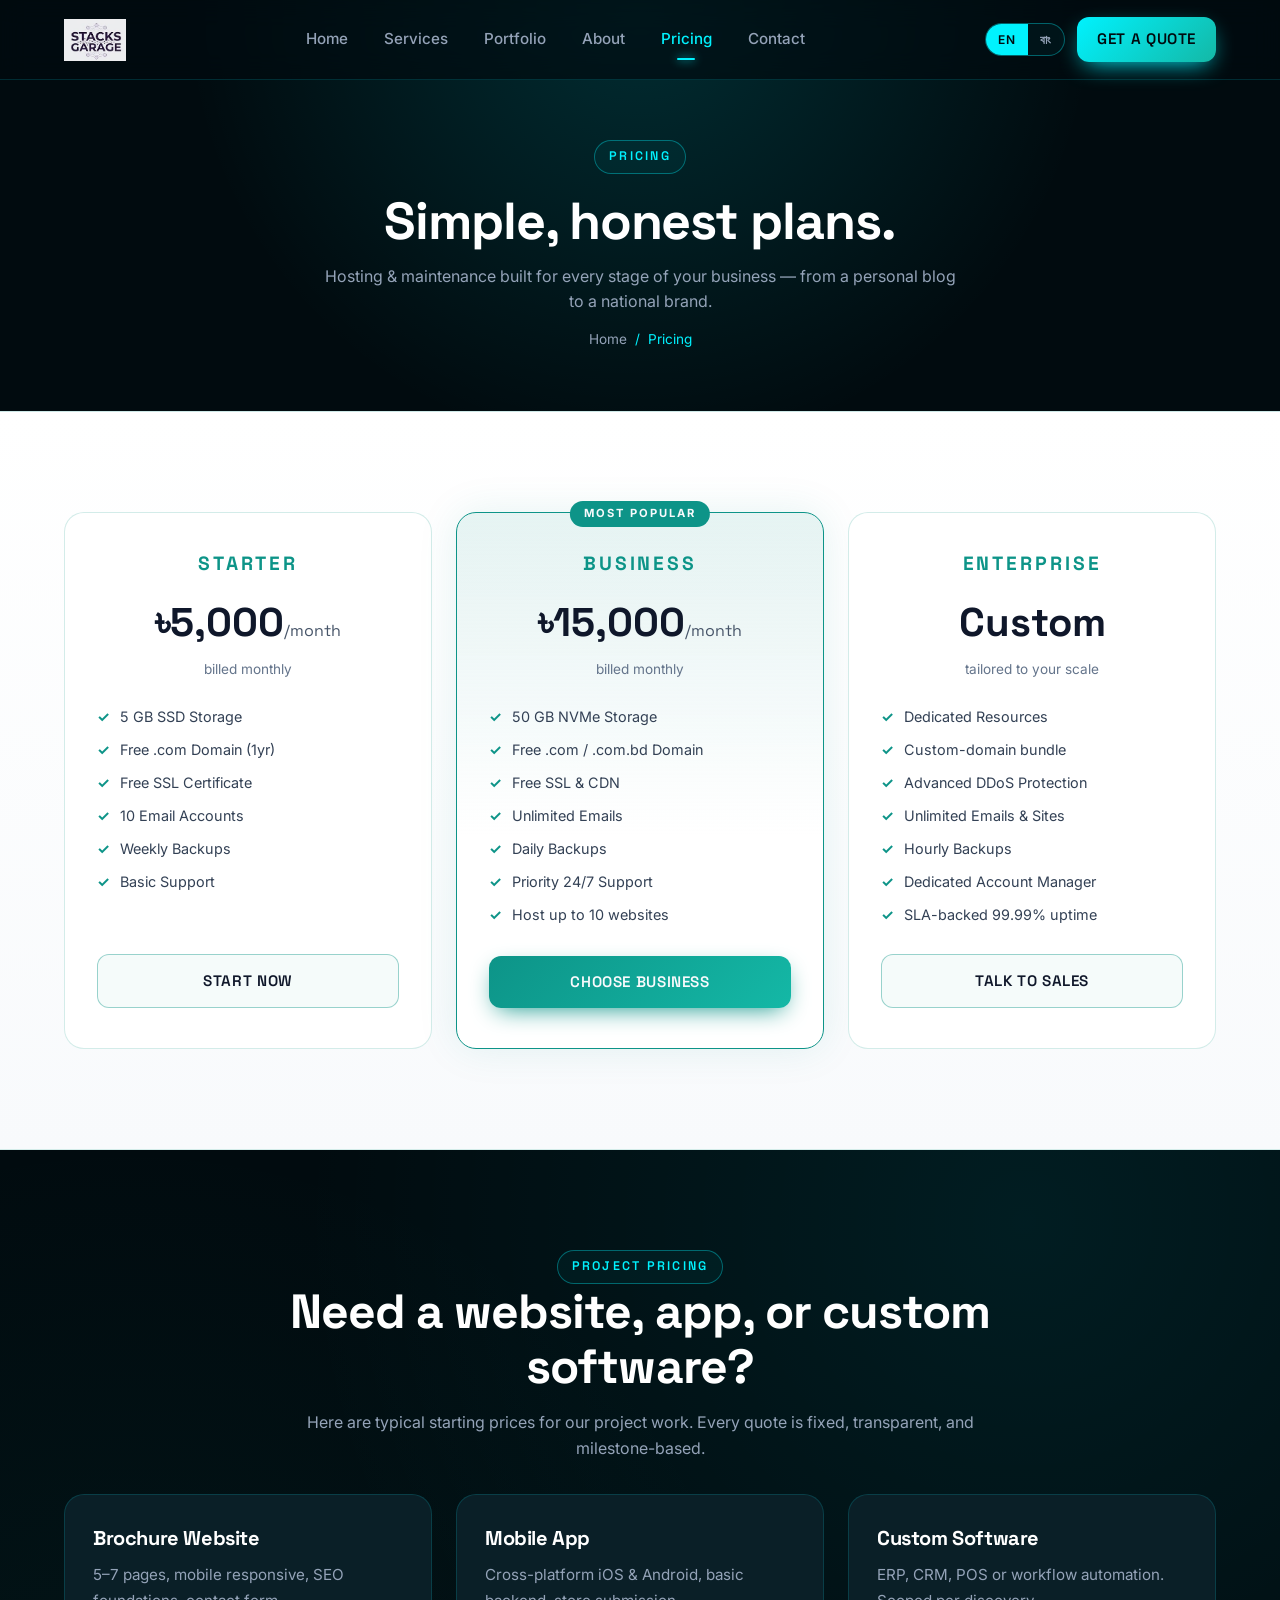
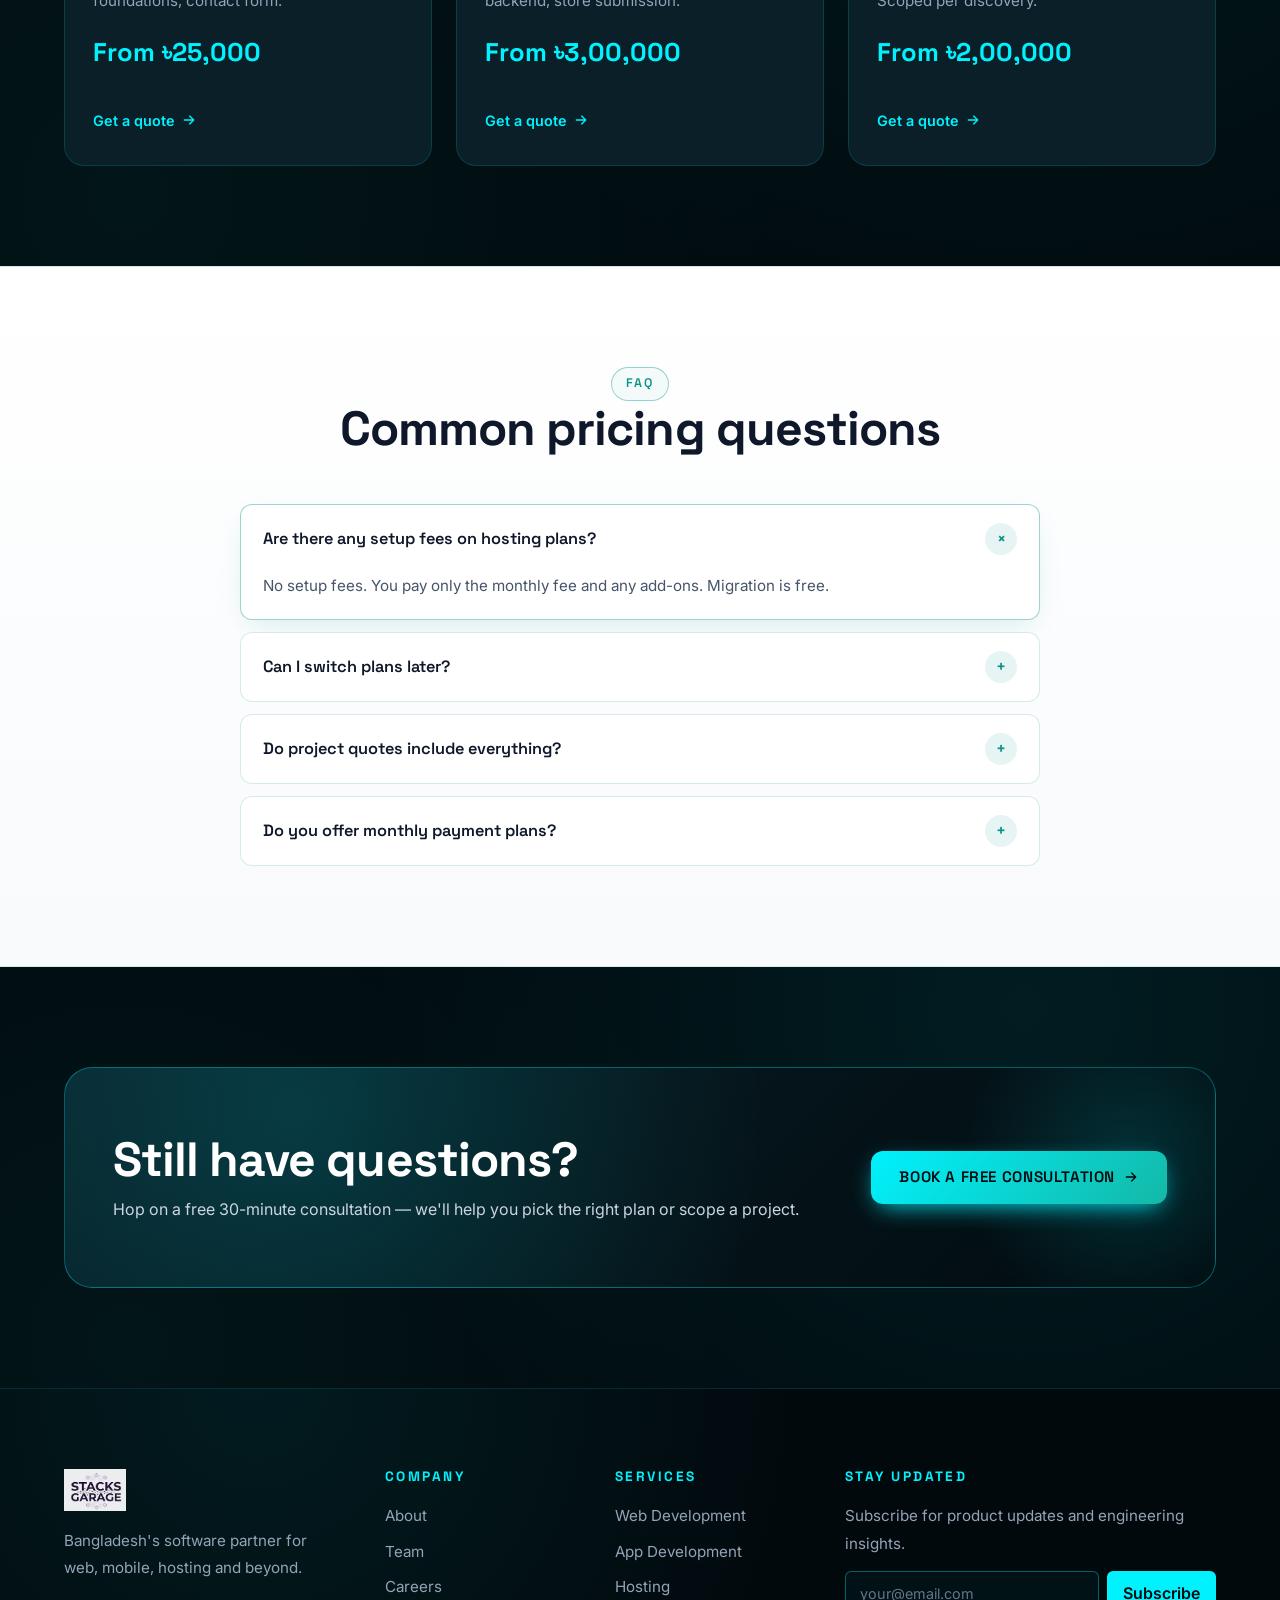
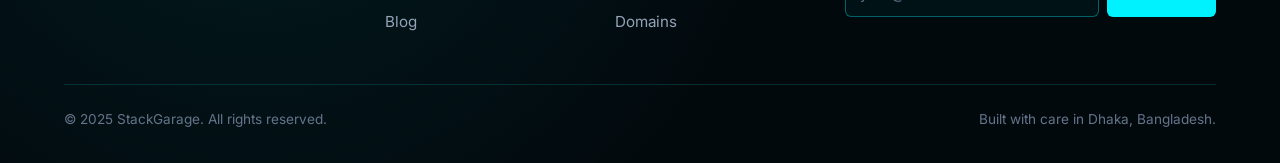
<file: StackGarage/pricing.html>
<!DOCTYPE html>
<html lang="en">
<head>
  <meta charset="UTF-8">
  <meta name="viewport" content="width=device-width, initial-scale=1.0">
  <meta name="description" content="StackGarage pricing — hosting and maintenance plans starting at ৳5,000/month. Free .com domain, free SSL, 24/7 support.">
  <title>Pricing | StackGarage</title>
  <link rel="icon" type="image/svg+xml" href="data:image/svg+xml,%3Csvg xmlns='http://www.w3.org/2000/svg' viewBox='0 0 100 100'%3E%3Crect width='100' height='100' rx='20' fill='%23010b0f'/%3E%3Ctext x='50' y='62' text-anchor='middle' fill='%2300f2fe' font-family='sans-serif' font-size='40' font-weight='bold'%3ES%3C/text%3E%3C/svg%3E">
  <link rel="preconnect" href="https://fonts.googleapis.com">
  <link rel="preconnect" href="https://fonts.gstatic.com" crossorigin>
  <link href="https://fonts.googleapis.com/css2?family=Inter:wght@300;400;500;600;700&family=Space+Grotesk:wght@500;600;700&family=Noto+Sans+Bengali:wght@400;500;600;700&display=swap" rel="stylesheet">
  <link rel="stylesheet" href="css/base.css">
  <link rel="stylesheet" href="css/layout.css">
  <link rel="stylesheet" href="css/components.css">
  <link rel="stylesheet" href="css/animations.css">
  <link rel="stylesheet" href="css/responsive.css">
</head>
<body>

  <header class="site-header">
    <div class="container nav">
      <a href="index.html" class="nav__logo" aria-label="StackGarage home">
        <img data-logo="white" src="assets/img/logos/WhiteLogo.png" alt="StackGarage" class="nav__logo-img">
        <img data-logo="black" src="assets/img/logos/blacklogo.png" alt="StackGarage" class="nav__logo-img" style="display:none">
      </a>
      <nav class="nav__menu" aria-label="Primary">
        <a href="index.html" class="nav__link" data-i18n="nav.home">Home</a>
        <a href="services.html" class="nav__link" data-i18n="nav.services">Services</a>
        <a href="portfolio.html" class="nav__link" data-i18n="nav.portfolio">Portfolio</a>
        <a href="about.html" class="nav__link" data-i18n="nav.about">About</a>
        <a href="pricing.html" class="nav__link is-active" data-i18n="nav.pricing">Pricing</a>
        <a href="contact.html" class="nav__link" data-i18n="nav.contact">Contact</a>
      </nav>
      <div class="nav__actions">
        <div class="lang-toggle" role="group" aria-label="Language">
          <button type="button" data-lang="en" class="is-active">EN</button>
          <button type="button" data-lang="bn">বাং</button>
        </div>
        <a href="contact.html" class="btn btn--primary" style="padding:10px 20px" data-i18n="nav.cta_quote">Get a Quote</a>
        <button class="nav__burger" aria-label="Toggle menu"><span></span></button>
      </div>
    </div>
  </header>
  <aside class="nav-drawer" aria-label="Mobile menu">
    <a href="index.html" class="nav__link" data-i18n="nav.home">Home</a>
    <a href="services.html" class="nav__link" data-i18n="nav.services">Services</a>
    <a href="portfolio.html" class="nav__link" data-i18n="nav.portfolio">Portfolio</a>
    <a href="about.html" class="nav__link" data-i18n="nav.about">About</a>
    <a href="pricing.html" class="nav__link" data-i18n="nav.pricing">Pricing</a>
    <a href="contact.html" class="nav__link" data-i18n="nav.contact">Contact</a>
    <a href="contact.html" class="btn btn--primary" data-i18n="nav.cta_quote">Get a Quote</a>
  </aside>
  <div class="nav-drawer-backdrop" aria-hidden="true"></div>

  <section class="page-hero">
    <div class="container page-hero__inner">
      <span class="eyebrow">Pricing</span>
      <h1>Simple, honest plans.</h1>
      <p>Hosting &amp; maintenance built for every stage of your business — from a personal blog to a national brand.</p>
      <div class="page-hero__breadcrumbs"><a href="index.html">Home</a> <span>/</span> <span style="color:var(--accent)">Pricing</span></div>
    </div>
  </section>

  <section class="section section-light" aria-label="Plans">
    <div class="container">
      <div class="pricing">

        <article class="plan reveal">
          <h3 class="plan__name">Starter</h3>
          <div class="plan__price">৳5,000<small>/month</small></div>
          <div class="plan__billing">billed monthly</div>
          <div class="plan__features">
            <ul style="display:flex;flex-direction:column;gap:10px">
              <li>5 GB SSD Storage</li>
              <li>Free .com Domain (1yr)</li>
              <li>Free SSL Certificate</li>
              <li>10 Email Accounts</li>
              <li>Weekly Backups</li>
              <li>Basic Support</li>
            </ul>
          </div>
          <a href="contact.html" class="btn btn--ghost">Start Now</a>
        </article>

        <article class="plan plan--featured reveal reveal--delay-1">
          <h3 class="plan__name">Business</h3>
          <div class="plan__price">৳15,000<small>/month</small></div>
          <div class="plan__billing">billed monthly</div>
          <div class="plan__features">
            <ul style="display:flex;flex-direction:column;gap:10px">
              <li>50 GB NVMe Storage</li>
              <li>Free .com / .com.bd Domain</li>
              <li>Free SSL &amp; CDN</li>
              <li>Unlimited Emails</li>
              <li>Daily Backups</li>
              <li>Priority 24/7 Support</li>
              <li>Host up to 10 websites</li>
            </ul>
          </div>
          <a href="contact.html" class="btn btn--primary">Choose Business</a>
        </article>

        <article class="plan reveal reveal--delay-2">
          <h3 class="plan__name">Enterprise</h3>
          <div class="plan__price">Custom</div>
          <div class="plan__billing">tailored to your scale</div>
          <div class="plan__features">
            <ul style="display:flex;flex-direction:column;gap:10px">
              <li>Dedicated Resources</li>
              <li>Custom-domain bundle</li>
              <li>Advanced DDoS Protection</li>
              <li>Unlimited Emails &amp; Sites</li>
              <li>Hourly Backups</li>
              <li>Dedicated Account Manager</li>
              <li>SLA-backed 99.99% uptime</li>
            </ul>
          </div>
          <a href="contact.html" class="btn btn--ghost">Talk to Sales</a>
        </article>

      </div>
    </div>
  </section>

  <section class="section section--dark" aria-label="Project pricing">
    <div class="container">
      <div class="section-heading reveal" style="margin-bottom:2rem">
        <span class="eyebrow">Project pricing</span>
        <h2>Need a website, app, or custom software?</h2>
        <p>Here are typical starting prices for our project work. Every quote is fixed, transparent, and milestone-based.</p>
      </div>
      <div class="grid grid-3">
        <div class="card reveal">
          <h3 class="card__title">Brochure Website</h3>
          <p class="card__text">5–7 pages, mobile responsive, SEO foundations, contact form.</p>
          <div style="margin:18px 0;color:var(--accent);font-family:var(--font-display);font-weight:700;font-size:1.6rem">From ৳25,000</div>
          <a href="contact.html" class="card__link">Get a quote <svg viewBox="0 0 24 24" fill="none" stroke="currentColor" stroke-width="2"><path stroke-linecap="round" stroke-linejoin="round" d="M5 12h14m-6-6 6 6-6 6"/></svg></a>
        </div>
        <div class="card reveal reveal--delay-1">
          <h3 class="card__title">Mobile App</h3>
          <p class="card__text">Cross-platform iOS &amp; Android, basic backend, store submission.</p>
          <div style="margin:18px 0;color:var(--accent);font-family:var(--font-display);font-weight:700;font-size:1.6rem">From ৳3,00,000</div>
          <a href="contact.html" class="card__link">Get a quote <svg viewBox="0 0 24 24" fill="none" stroke="currentColor" stroke-width="2"><path stroke-linecap="round" stroke-linejoin="round" d="M5 12h14m-6-6 6 6-6 6"/></svg></a>
        </div>
        <div class="card reveal reveal--delay-2">
          <h3 class="card__title">Custom Software</h3>
          <p class="card__text">ERP, CRM, POS or workflow automation. Scoped per discovery.</p>
          <div style="margin:18px 0;color:var(--accent);font-family:var(--font-display);font-weight:700;font-size:1.6rem">From ৳2,00,000</div>
          <a href="contact.html" class="card__link">Get a quote <svg viewBox="0 0 24 24" fill="none" stroke="currentColor" stroke-width="2"><path stroke-linecap="round" stroke-linejoin="round" d="M5 12h14m-6-6 6 6-6 6"/></svg></a>
        </div>
      </div>
    </div>
  </section>

  <section class="section section-light" aria-label="FAQ">
    <div class="container container--narrow">
      <div class="section-heading reveal">
        <span class="eyebrow">FAQ</span>
        <h2>Common pricing questions</h2>
      </div>
      <div class="faq">
        <div class="faq__item is-open reveal">
          <button class="faq__question">Are there any setup fees on hosting plans?<span class="faq__icon">+</span></button>
          <div class="faq__answer"><div class="faq__answer-inner">No setup fees. You pay only the monthly fee and any add-ons. Migration is free.</div></div>
        </div>
        <div class="faq__item reveal">
          <button class="faq__question">Can I switch plans later?<span class="faq__icon">+</span></button>
          <div class="faq__answer"><div class="faq__answer-inner">Yes — upgrade or downgrade anytime. We'll pro-rate and apply the change within an hour.</div></div>
        </div>
        <div class="faq__item reveal">
          <button class="faq__question">Do project quotes include everything?<span class="faq__icon">+</span></button>
          <div class="faq__answer"><div class="faq__answer-inner">Yes — design, development, QA, deployment and a 30-day post-launch bug-fix window. Third-party service fees (domain, SMS, payment gateway) are itemized separately.</div></div>
        </div>
        <div class="faq__item reveal">
          <button class="faq__question">Do you offer monthly payment plans?<span class="faq__icon">+</span></button>
          <div class="faq__answer"><div class="faq__answer-inner">Yes for projects over ৳1,00,000 — typically 30/30/40 milestone split, with each milestone tied to a deliverable you can use.</div></div>
        </div>
      </div>
    </div>
  </section>

  <section class="section section--dark" aria-label="CTA">
    <div class="container">
      <div class="cta-banner reveal">
        <div>
          <h2>Still have questions?</h2>
          <p>Hop on a free 30-minute consultation — we'll help you pick the right plan or scope a project.</p>
        </div>
        <a href="contact.html" class="btn btn--primary">Book a Free Consultation <svg width="16" height="16" viewBox="0 0 24 24" fill="none" stroke="currentColor" stroke-width="2"><path stroke-linecap="round" stroke-linejoin="round" d="M5 12h14m-6-6 6 6-6 6"/></svg></a>
      </div>
    </div>
  </section>

  <footer class="site-footer">
    <div class="container">
      <div class="footer__grid">
        <div class="footer__col footer__brand">
          <a href="index.html" class="nav__logo"><img src="assets/img/logos/WhiteLogo.png" alt="StackGarage" class="nav__logo-img"></a>
          <p>Bangladesh's software partner for web, mobile, hosting and beyond.</p>
        </div>
        <div class="footer__col">
          <h4>Company</h4>
          <ul style="display:flex;flex-direction:column;gap:8px">
            <li><a href="about.html">About</a></li><li><a href="about.html#team">Team</a></li>
            <li><a href="#">Careers</a></li><li><a href="#">Blog</a></li>
          </ul>
        </div>
        <div class="footer__col">
          <h4>Services</h4>
          <ul style="display:flex;flex-direction:column;gap:8px">
            <li><a href="services.html#web">Web Development</a></li>
            <li><a href="services.html#app">App Development</a></li>
            <li><a href="services.html#hosting">Hosting</a></li>
            <li><a href="services.html#domain">Domains</a></li>
          </ul>
        </div>
        <div class="footer__col">
          <h4>Stay updated</h4>
          <p>Subscribe for product updates and engineering insights.</p>
          <form class="footer__newsletter" novalidate>
            <input type="email" required placeholder="your@email.com" aria-label="Email">
            <button type="submit">Subscribe</button>
          </form>
        </div>
      </div>
      <div class="footer__bottom">
        <span>© 2025 StackGarage. All rights reserved.</span>
        <span>Built with care in Dhaka, Bangladesh.</span>
      </div>
    </div>
  </footer>
  <button class="back-to-top" aria-label="Back to top">
    <svg viewBox="0 0 24 24" fill="none" stroke="currentColor" stroke-width="2.5"><path stroke-linecap="round" stroke-linejoin="round" d="M5 15l7-7 7 7"/></svg>
  </button>

  <script src="js/i18n.js"></script>
  <script src="js/menu.js"></script>
  <script src="js/animations.js"></script>
  <script src="js/faq.js"></script>
  <script src="js/main.js"></script>
  <script src="js/form-validation.js"></script>
</body>
</html>
</file>
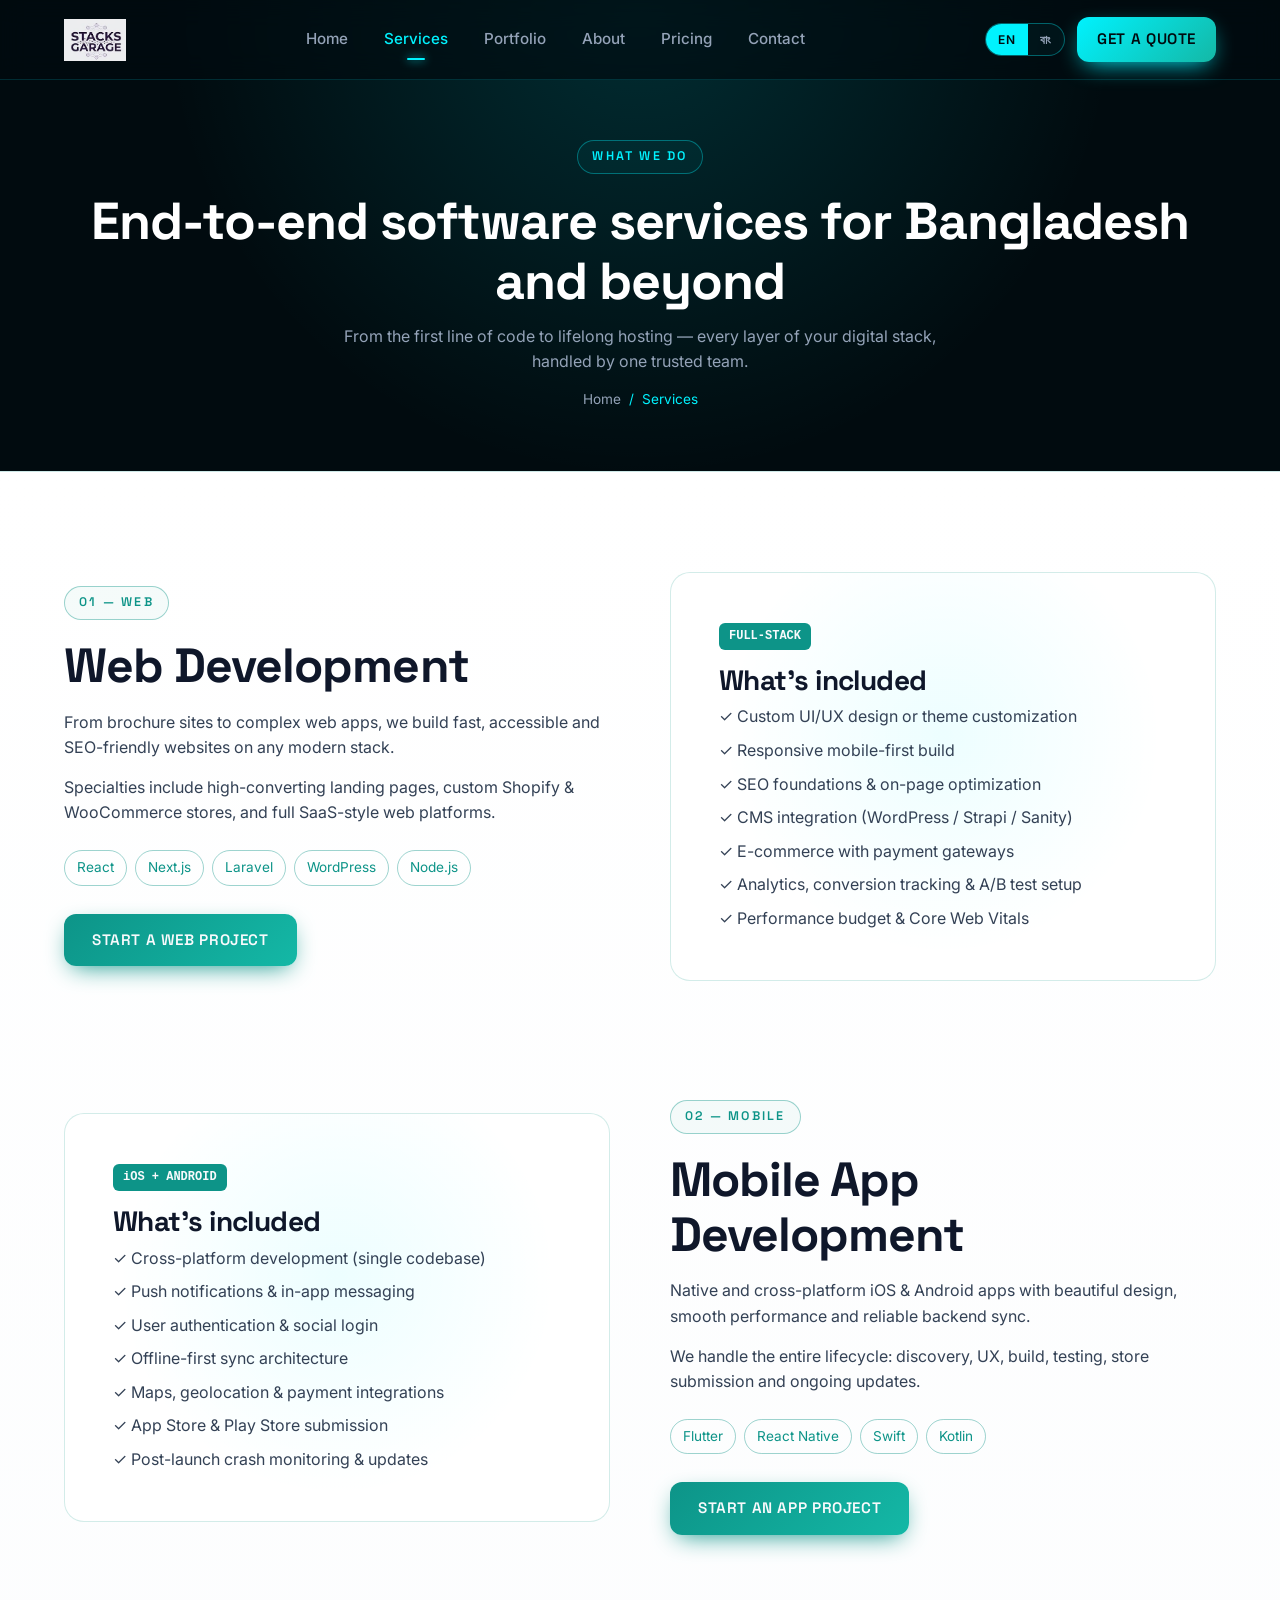
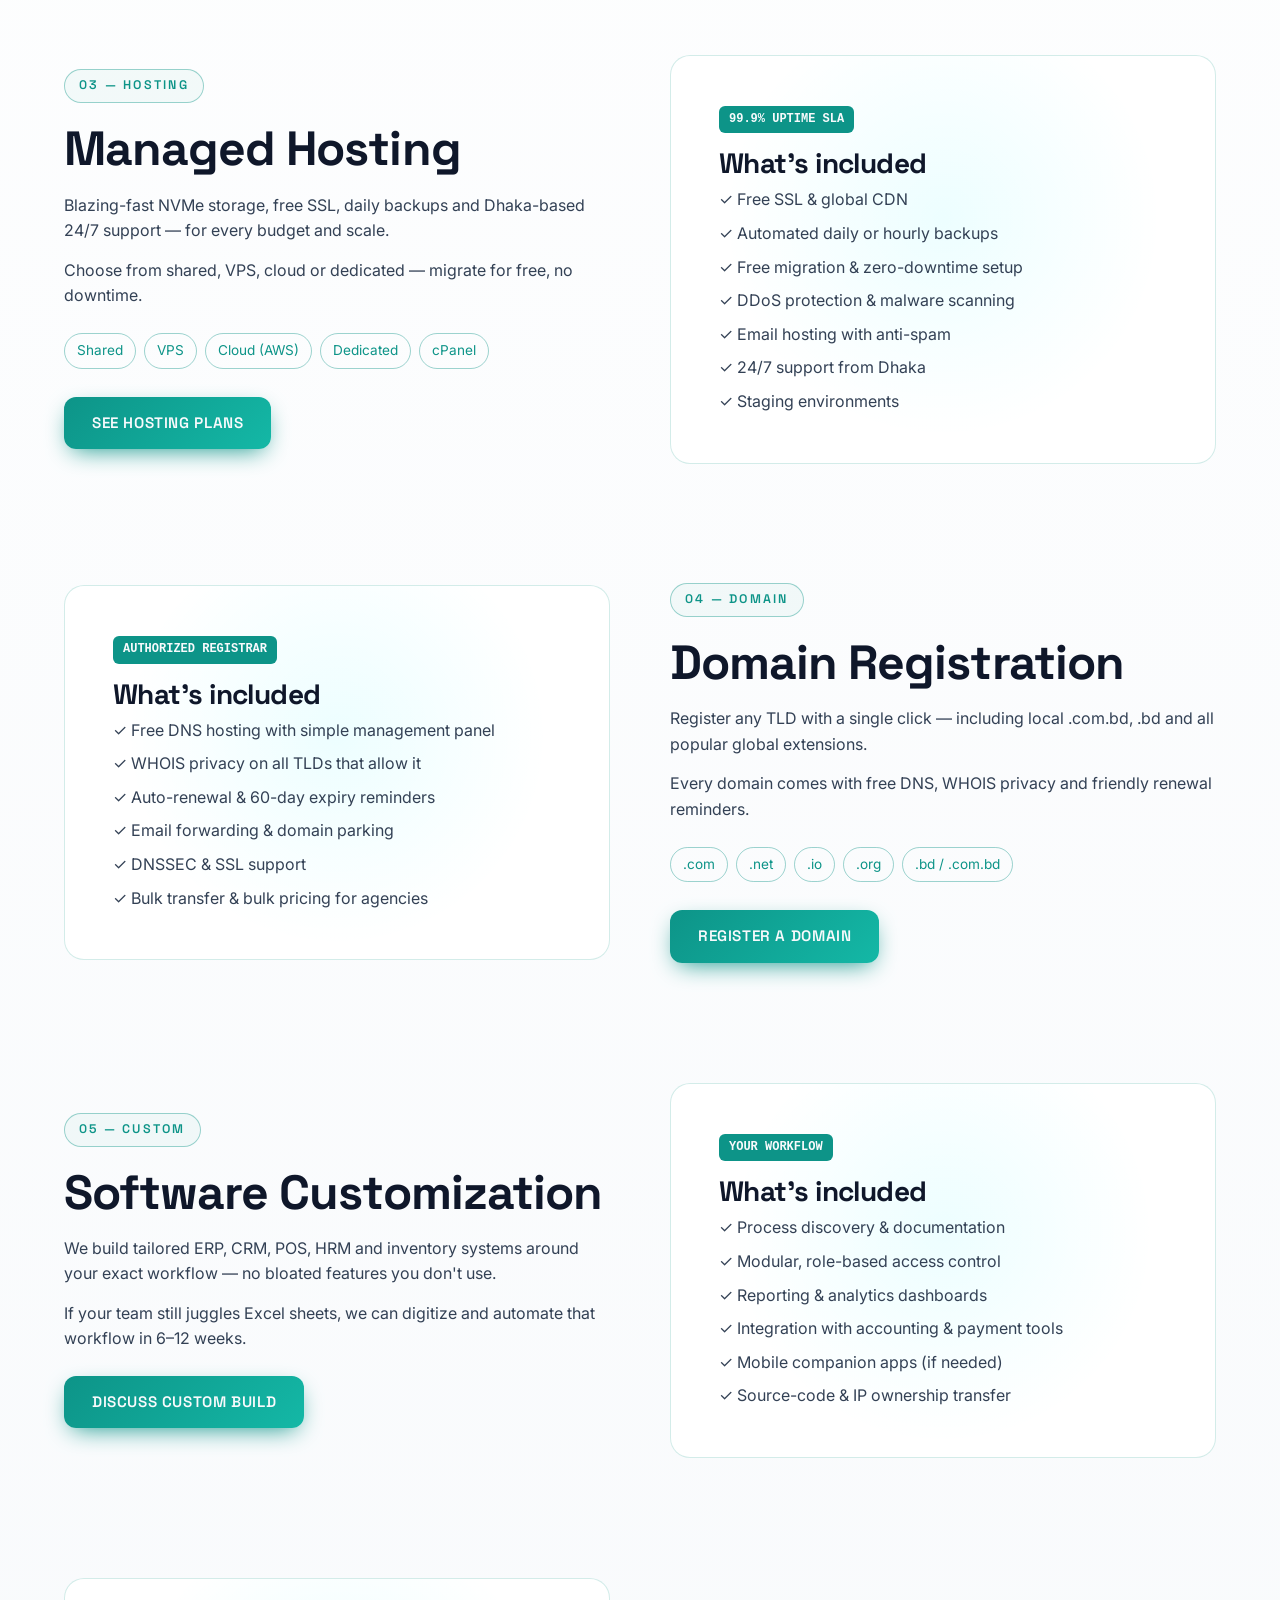
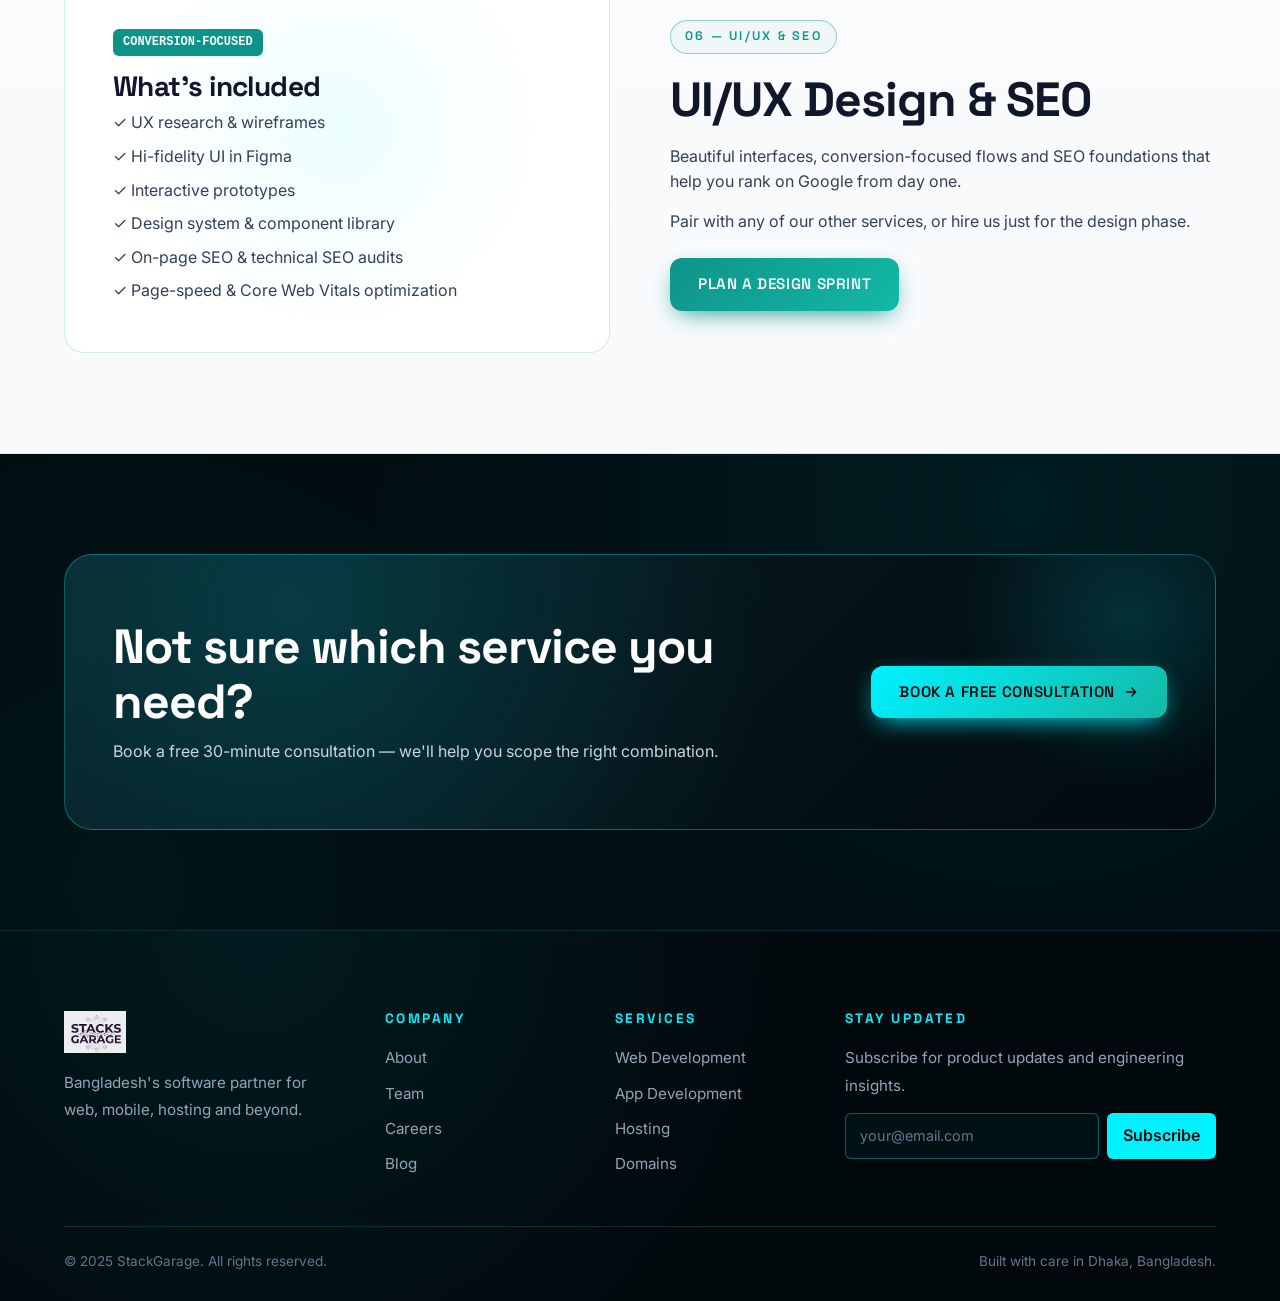
<file: StackGarage/services.html>
<!DOCTYPE html>
<html lang="en">
<head>
  <meta charset="UTF-8">
  <meta name="viewport" content="width=device-width, initial-scale=1.0">
  <meta name="description" content="StackGarage services — web development, app development, hosting, domain registration, custom software and UI/UX for businesses in Bangladesh.">
  <title>Services | StackGarage</title>
  <link rel="icon" type="image/svg+xml" href="data:image/svg+xml,%3Csvg xmlns='http://www.w3.org/2000/svg' viewBox='0 0 100 100'%3E%3Crect width='100' height='100' rx='20' fill='%23010b0f'/%3E%3Ctext x='50' y='62' text-anchor='middle' fill='%2300f2fe' font-family='sans-serif' font-size='40' font-weight='bold'%3ES%3C/text%3E%3C/svg%3E">
  <link rel="preconnect" href="https://fonts.googleapis.com">
  <link rel="preconnect" href="https://fonts.gstatic.com" crossorigin>
  <link href="https://fonts.googleapis.com/css2?family=Inter:wght@300;400;500;600;700&family=Space+Grotesk:wght@500;600;700&family=Noto+Sans+Bengali:wght@400;500;600;700&display=swap" rel="stylesheet">
  <link rel="stylesheet" href="css/base.css">
  <link rel="stylesheet" href="css/layout.css">
  <link rel="stylesheet" href="css/components.css">
  <link rel="stylesheet" href="css/animations.css">
  <link rel="stylesheet" href="css/responsive.css">
</head>
<body>

  <header class="site-header">
    <div class="container nav">
      <a href="index.html" class="nav__logo" aria-label="StackGarage home">
        <img data-logo="white" src="assets/img/logos/WhiteLogo.png" alt="StackGarage" class="nav__logo-img">
        <img data-logo="black" src="assets/img/logos/blacklogo.png" alt="StackGarage" class="nav__logo-img" style="display:none">
      </a>
      <nav class="nav__menu" aria-label="Primary">
        <a href="index.html" class="nav__link" data-i18n="nav.home">Home</a>
        <a href="services.html" class="nav__link is-active" data-i18n="nav.services">Services</a>
        <a href="portfolio.html" class="nav__link" data-i18n="nav.portfolio">Portfolio</a>
        <a href="about.html" class="nav__link" data-i18n="nav.about">About</a>
        <a href="pricing.html" class="nav__link" data-i18n="nav.pricing">Pricing</a>
        <a href="contact.html" class="nav__link" data-i18n="nav.contact">Contact</a>
      </nav>
      <div class="nav__actions">
        <div class="lang-toggle" role="group" aria-label="Language">
          <button type="button" data-lang="en" class="is-active">EN</button>
          <button type="button" data-lang="bn">বাং</button>
        </div>
        <a href="contact.html" class="btn btn--primary" style="padding:10px 20px" data-i18n="nav.cta_quote">Get a Quote</a>
        <button class="nav__burger" aria-label="Toggle menu"><span></span></button>
      </div>
    </div>
  </header>
  <aside class="nav-drawer" aria-label="Mobile menu">
    <a href="index.html" class="nav__link" data-i18n="nav.home">Home</a>
    <a href="services.html" class="nav__link" data-i18n="nav.services">Services</a>
    <a href="portfolio.html" class="nav__link" data-i18n="nav.portfolio">Portfolio</a>
    <a href="about.html" class="nav__link" data-i18n="nav.about">About</a>
    <a href="pricing.html" class="nav__link" data-i18n="nav.pricing">Pricing</a>
    <a href="contact.html" class="nav__link" data-i18n="nav.contact">Contact</a>
    <a href="contact.html" class="btn btn--primary" data-i18n="nav.cta_quote">Get a Quote</a>
  </aside>
  <div class="nav-drawer-backdrop" aria-hidden="true"></div>

  <section class="page-hero">
    <div class="container page-hero__inner">
      <span class="eyebrow">What we do</span>
      <h1>End-to-end software services for Bangladesh and beyond</h1>
      <p>From the first line of code to lifelong hosting — every layer of your digital stack, handled by one trusted team.</p>
      <div class="page-hero__breadcrumbs"><a href="index.html">Home</a> <span>/</span> <span style="color:var(--accent)">Services</span></div>
    </div>
  </section>

  <section class="section section-light" aria-label="Services">
    <div class="container">
      <!-- Web Development -->
      <article id="web" class="reveal" style="display:grid;grid-template-columns:1fr 1fr;gap:60px;align-items:center;margin-bottom:120px">
        <div>
          <span class="eyebrow">01 — Web</span>
          <h2 style="margin:18px 0 16px">Web Development</h2>
          <p style="margin-bottom:14px">From brochure sites to complex web apps, we build fast, accessible and SEO-friendly websites on any modern stack.</p>
          <p style="margin-bottom:24px">Specialties include high-converting landing pages, custom Shopify & WooCommerce stores, and full SaaS-style web platforms.</p>
          <div style="display:flex;flex-wrap:wrap;gap:8px;margin-bottom:28px">
            <span class="tag" style="padding:6px 12px;border:1px solid var(--border-strong);border-radius:999px;font-size:.85rem;color:var(--accent)">React</span>
            <span class="tag" style="padding:6px 12px;border:1px solid var(--border-strong);border-radius:999px;font-size:.85rem;color:var(--accent)">Next.js</span>
            <span class="tag" style="padding:6px 12px;border:1px solid var(--border-strong);border-radius:999px;font-size:.85rem;color:var(--accent)">Laravel</span>
            <span class="tag" style="padding:6px 12px;border:1px solid var(--border-strong);border-radius:999px;font-size:.85rem;color:var(--accent)">WordPress</span>
            <span class="tag" style="padding:6px 12px;border:1px solid var(--border-strong);border-radius:999px;font-size:.85rem;color:var(--accent)">Node.js</span>
          </div>
          <a href="contact.html" class="btn btn--primary">Start a Web Project</a>
        </div>
        <div style="padding:48px;border:1px solid var(--border);border-radius:var(--radius-lg);background:var(--bg-elev);position:relative;overflow:hidden">
          <div class="hero-spotlight" style="position:absolute;inset:0;opacity:.4"></div>
          <div style="position:relative;z-index:1">
            <div style="display:inline-block;padding:4px 10px;background:var(--accent);color:var(--bg);border-radius:6px;font-family:monospace;font-size:.75rem;font-weight:700">FULL-STACK</div>
            <h3 style="margin:14px 0 8px">What's included</h3>
            <ul style="display:flex;flex-direction:column;gap:8px;color:var(--text-soft)">
              <li>✓ Custom UI/UX design or theme customization</li>
              <li>✓ Responsive mobile-first build</li>
              <li>✓ SEO foundations &amp; on-page optimization</li>
              <li>✓ CMS integration (WordPress / Strapi / Sanity)</li>
              <li>✓ E-commerce with payment gateways</li>
              <li>✓ Analytics, conversion tracking &amp; A/B test setup</li>
              <li>✓ Performance budget &amp; Core Web Vitals</li>
            </ul>
          </div>
        </div>
      </article>

      <!-- App Development -->
      <article id="app" class="reveal" style="display:grid;grid-template-columns:1fr 1fr;gap:60px;align-items:center;margin-bottom:120px">
        <div style="order:2">
          <span class="eyebrow">02 — Mobile</span>
          <h2 style="margin:18px 0 16px">Mobile App Development</h2>
          <p style="margin-bottom:14px">Native and cross-platform iOS &amp; Android apps with beautiful design, smooth performance and reliable backend sync.</p>
          <p style="margin-bottom:24px">We handle the entire lifecycle: discovery, UX, build, testing, store submission and ongoing updates.</p>
          <div style="display:flex;flex-wrap:wrap;gap:8px;margin-bottom:28px">
            <span class="tag" style="padding:6px 12px;border:1px solid var(--border-strong);border-radius:999px;font-size:.85rem;color:var(--accent)">Flutter</span>
            <span class="tag" style="padding:6px 12px;border:1px solid var(--border-strong);border-radius:999px;font-size:.85rem;color:var(--accent)">React Native</span>
            <span class="tag" style="padding:6px 12px;border:1px solid var(--border-strong);border-radius:999px;font-size:.85rem;color:var(--accent)">Swift</span>
            <span class="tag" style="padding:6px 12px;border:1px solid var(--border-strong);border-radius:999px;font-size:.85rem;color:var(--accent)">Kotlin</span>
          </div>
          <a href="contact.html" class="btn btn--primary">Start an App Project</a>
        </div>
        <div style="padding:48px;border:1px solid var(--border);border-radius:var(--radius-lg);background:var(--bg-elev);position:relative;overflow:hidden;order:1">
          <div class="hero-spotlight" style="position:absolute;inset:0;opacity:.4"></div>
          <div style="position:relative;z-index:1">
            <div style="display:inline-block;padding:4px 10px;background:var(--accent);color:var(--bg);border-radius:6px;font-family:monospace;font-size:.75rem;font-weight:700">iOS + ANDROID</div>
            <h3 style="margin:14px 0 8px">What's included</h3>
            <ul style="display:flex;flex-direction:column;gap:8px;color:var(--text-soft)">
              <li>✓ Cross-platform development (single codebase)</li>
              <li>✓ Push notifications &amp; in-app messaging</li>
              <li>✓ User authentication &amp; social login</li>
              <li>✓ Offline-first sync architecture</li>
              <li>✓ Maps, geolocation &amp; payment integrations</li>
              <li>✓ App Store &amp; Play Store submission</li>
              <li>✓ Post-launch crash monitoring &amp; updates</li>
            </ul>
          </div>
        </div>
      </article>

      <!-- Hosting -->
      <article id="hosting" class="reveal" style="display:grid;grid-template-columns:1fr 1fr;gap:60px;align-items:center;margin-bottom:120px">
        <div>
          <span class="eyebrow">03 — Hosting</span>
          <h2 style="margin:18px 0 16px">Managed Hosting</h2>
          <p style="margin-bottom:14px">Blazing-fast NVMe storage, free SSL, daily backups and Dhaka-based 24/7 support — for every budget and scale.</p>
          <p style="margin-bottom:24px">Choose from shared, VPS, cloud or dedicated — migrate for free, no downtime.</p>
          <div style="display:flex;flex-wrap:wrap;gap:8px;margin-bottom:28px">
            <span class="tag" style="padding:6px 12px;border:1px solid var(--border-strong);border-radius:999px;font-size:.85rem;color:var(--accent)">Shared</span>
            <span class="tag" style="padding:6px 12px;border:1px solid var(--border-strong);border-radius:999px;font-size:.85rem;color:var(--accent)">VPS</span>
            <span class="tag" style="padding:6px 12px;border:1px solid var(--border-strong);border-radius:999px;font-size:.85rem;color:var(--accent)">Cloud (AWS)</span>
            <span class="tag" style="padding:6px 12px;border:1px solid var(--border-strong);border-radius:999px;font-size:.85rem;color:var(--accent)">Dedicated</span>
            <span class="tag" style="padding:6px 12px;border:1px solid var(--border-strong);border-radius:999px;font-size:.85rem;color:var(--accent)">cPanel</span>
          </div>
          <a href="pricing.html" class="btn btn--primary">See Hosting Plans</a>
        </div>
        <div style="padding:48px;border:1px solid var(--border);border-radius:var(--radius-lg);background:var(--bg-elev);position:relative;overflow:hidden">
          <div class="hero-spotlight" style="position:absolute;inset:0;opacity:.4"></div>
          <div style="position:relative;z-index:1">
            <div style="display:inline-block;padding:4px 10px;background:var(--accent);color:var(--bg);border-radius:6px;font-family:monospace;font-size:.75rem;font-weight:700">99.9% UPTIME SLA</div>
            <h3 style="margin:14px 0 8px">What's included</h3>
            <ul style="display:flex;flex-direction:column;gap:8px;color:var(--text-soft)">
              <li>✓ Free SSL &amp; global CDN</li>
              <li>✓ Automated daily or hourly backups</li>
              <li>✓ Free migration &amp; zero-downtime setup</li>
              <li>✓ DDoS protection &amp; malware scanning</li>
              <li>✓ Email hosting with anti-spam</li>
              <li>✓ 24/7 support from Dhaka</li>
              <li>✓ Staging environments</li>
            </ul>
          </div>
        </div>
      </article>

      <!-- Domain -->
      <article id="domain" class="reveal" style="display:grid;grid-template-columns:1fr 1fr;gap:60px;align-items:center;margin-bottom:120px">
        <div style="order:2">
          <span class="eyebrow">04 — Domain</span>
          <h2 style="margin:18px 0 16px">Domain Registration</h2>
          <p style="margin-bottom:14px">Register any TLD with a single click — including local .com.bd, .bd and all popular global extensions.</p>
          <p style="margin-bottom:24px">Every domain comes with free DNS, WHOIS privacy and friendly renewal reminders.</p>
          <div style="display:flex;flex-wrap:wrap;gap:8px;margin-bottom:28px">
            <span class="tag" style="padding:6px 12px;border:1px solid var(--border-strong);border-radius:999px;font-size:.85rem;color:var(--accent)">.com</span>
            <span class="tag" style="padding:6px 12px;border:1px solid var(--border-strong);border-radius:999px;font-size:.85rem;color:var(--accent)">.net</span>
            <span class="tag" style="padding:6px 12px;border:1px solid var(--border-strong);border-radius:999px;font-size:.85rem;color:var(--accent)">.io</span>
            <span class="tag" style="padding:6px 12px;border:1px solid var(--border-strong);border-radius:999px;font-size:.85rem;color:var(--accent)">.org</span>
            <span class="tag" style="padding:6px 12px;border:1px solid var(--border-strong);border-radius:999px;font-size:.85rem;color:var(--accent)">.bd / .com.bd</span>
          </div>
          <a href="contact.html" class="btn btn--primary">Register a Domain</a>
        </div>
        <div style="padding:48px;border:1px solid var(--border);border-radius:var(--radius-lg);background:var(--bg-elev);position:relative;overflow:hidden;order:1">
          <div class="hero-spotlight" style="position:absolute;inset:0;opacity:.4"></div>
          <div style="position:relative;z-index:1">
            <div style="display:inline-block;padding:4px 10px;background:var(--accent);color:var(--bg);border-radius:6px;font-family:monospace;font-size:.75rem;font-weight:700">AUTHORIZED REGISTRAR</div>
            <h3 style="margin:14px 0 8px">What's included</h3>
            <ul style="display:flex;flex-direction:column;gap:8px;color:var(--text-soft)">
              <li>✓ Free DNS hosting with simple management panel</li>
              <li>✓ WHOIS privacy on all TLDs that allow it</li>
              <li>✓ Auto-renewal &amp; 60-day expiry reminders</li>
              <li>✓ Email forwarding &amp; domain parking</li>
              <li>✓ DNSSEC &amp; SSL support</li>
              <li>✓ Bulk transfer &amp; bulk pricing for agencies</li>
            </ul>
          </div>
        </div>
      </article>

      <!-- Custom Software -->
      <article id="custom" class="reveal" style="display:grid;grid-template-columns:1fr 1fr;gap:60px;align-items:center;margin-bottom:120px">
        <div>
          <span class="eyebrow">05 — Custom</span>
          <h2 style="margin:18px 0 16px">Software Customization</h2>
          <p style="margin-bottom:14px">We build tailored ERP, CRM, POS, HRM and inventory systems around your exact workflow — no bloated features you don't use.</p>
          <p style="margin-bottom:24px">If your team still juggles Excel sheets, we can digitize and automate that workflow in 6–12 weeks.</p>
          <a href="contact.html" class="btn btn--primary">Discuss Custom Build</a>
        </div>
        <div style="padding:48px;border:1px solid var(--border);border-radius:var(--radius-lg);background:var(--bg-elev);position:relative;overflow:hidden">
          <div class="hero-spotlight" style="position:absolute;inset:0;opacity:.4"></div>
          <div style="position:relative;z-index:1">
            <div style="display:inline-block;padding:4px 10px;background:var(--accent);color:var(--bg);border-radius:6px;font-family:monospace;font-size:.75rem;font-weight:700">YOUR WORKFLOW</div>
            <h3 style="margin:14px 0 8px">What's included</h3>
            <ul style="display:flex;flex-direction:column;gap:8px;color:var(--text-soft)">
              <li>✓ Process discovery &amp; documentation</li>
              <li>✓ Modular, role-based access control</li>
              <li>✓ Reporting &amp; analytics dashboards</li>
              <li>✓ Integration with accounting &amp; payment tools</li>
              <li>✓ Mobile companion apps (if needed)</li>
              <li>✓ Source-code &amp; IP ownership transfer</li>
            </ul>
          </div>
        </div>
      </article>

      <!-- UI/UX & SEO -->
      <article id="design" class="reveal" style="display:grid;grid-template-columns:1fr 1fr;gap:60px;align-items:center">
        <div style="order:2">
          <span class="eyebrow">06 — UI/UX &amp; SEO</span>
          <h2 style="margin:18px 0 16px">UI/UX Design &amp; SEO</h2>
          <p style="margin-bottom:14px">Beautiful interfaces, conversion-focused flows and SEO foundations that help you rank on Google from day one.</p>
          <p style="margin-bottom:24px">Pair with any of our other services, or hire us just for the design phase.</p>
          <a href="contact.html" class="btn btn--primary">Plan a Design Sprint</a>
        </div>
        <div style="padding:48px;border:1px solid var(--border);border-radius:var(--radius-lg);background:var(--bg-elev);position:relative;overflow:hidden;order:1">
          <div class="hero-spotlight" style="position:absolute;inset:0;opacity:.4"></div>
          <div style="position:relative;z-index:1">
            <div style="display:inline-block;padding:4px 10px;background:var(--accent);color:var(--bg);border-radius:6px;font-family:monospace;font-size:.75rem;font-weight:700">CONVERSION-FOCUSED</div>
            <h3 style="margin:14px 0 8px">What's included</h3>
            <ul style="display:flex;flex-direction:column;gap:8px;color:var(--text-soft)">
              <li>✓ UX research &amp; wireframes</li>
              <li>✓ Hi-fidelity UI in Figma</li>
              <li>✓ Interactive prototypes</li>
              <li>✓ Design system &amp; component library</li>
              <li>✓ On-page SEO &amp; technical SEO audits</li>
              <li>✓ Page-speed &amp; Core Web Vitals optimization</li>
            </ul>
          </div>
        </div>
      </article>
    </div>
  </section>

  <section class="section section--dark" aria-label="CTA">
    <div class="container">
      <div class="cta-banner reveal">
        <div>
          <h2>Not sure which service you need?</h2>
          <p>Book a free 30-minute consultation — we'll help you scope the right combination.</p>
        </div>
        <a href="contact.html" class="btn btn--primary">Book a Free Consultation <svg width="16" height="16" viewBox="0 0 24 24" fill="none" stroke="currentColor" stroke-width="2"><path stroke-linecap="round" stroke-linejoin="round" d="M5 12h14m-6-6 6 6-6 6"/></svg></a>
      </div>
    </div>
  </section>

  <footer class="site-footer">
    <div class="container">
      <div class="footer__grid">
        <div class="footer__col footer__brand">
          <a href="index.html" class="nav__logo"><img src="assets/img/logos/WhiteLogo.png" alt="StackGarage" class="nav__logo-img"></a>
          <p>Bangladesh's software partner for web, mobile, hosting and beyond.</p>
        </div>
        <div class="footer__col">
          <h4>Company</h4>
          <ul style="display:flex;flex-direction:column;gap:8px">
            <li><a href="about.html">About</a></li><li><a href="about.html#team">Team</a></li>
            <li><a href="#">Careers</a></li><li><a href="#">Blog</a></li>
          </ul>
        </div>
        <div class="footer__col">
          <h4>Services</h4>
          <ul style="display:flex;flex-direction:column;gap:8px">
            <li><a href="#web">Web Development</a></li>
            <li><a href="#app">App Development</a></li>
            <li><a href="#hosting">Hosting</a></li>
            <li><a href="#domain">Domains</a></li>
          </ul>
        </div>
        <div class="footer__col">
          <h4>Stay updated</h4>
          <p>Subscribe for product updates and engineering insights.</p>
          <form class="footer__newsletter" novalidate>
            <input type="email" required placeholder="your@email.com" aria-label="Email">
            <button type="submit">Subscribe</button>
          </form>
        </div>
      </div>
      <div class="footer__bottom">
        <span>© 2025 StackGarage. All rights reserved.</span>
        <span>Built with care in Dhaka, Bangladesh.</span>
      </div>
    </div>
  </footer>
  <button class="back-to-top" aria-label="Back to top">
    <svg viewBox="0 0 24 24" fill="none" stroke="currentColor" stroke-width="2.5"><path stroke-linecap="round" stroke-linejoin="round" d="M5 15l7-7 7 7"/></svg>
  </button>

  <script src="js/i18n.js"></script>
  <script src="js/menu.js"></script>
  <script src="js/animations.js"></script>
  <script src="js/main.js"></script>
  <script src="js/form-validation.js"></script>
</body>
</html>
</file>
<file: css/base.css>
/* ============================================================
   Stacks Garage — base.css
   Design tokens, reset, typography, dark & light themes
   ============================================================ */

:root {
  /* ---------- Brand / Workshop palette ---------- */
  --blueprint-50:  #eef5fa;
  --blueprint-100: #d7e7f2;
  --blueprint-200: #aecfe4;
  --blueprint-300: #7fb0d0;
  --blueprint-400: #4c86b0;
  --blueprint-500: #386f97;
  --blueprint-600: #2c5878;
  --blueprint-700: #1f3f57;
  --signal-500: #0038a8;
  --signal-600: #002d86;
  --torque-400: #4d8dff;
  --ink-base: #05080d;
  --paper-base: #eef2f8;

  /* ---------- Brand / Logo accent (glow applied around fixed logo art) ---------- */
  --brand-navy: #041c3f;
  --brand-navy-soft: rgba(4, 28, 63, 0.5);
  --brand-line: rgba(0, 56, 168, 0.28);
  --logo-glow: rgba(0, 56, 168, 0.45);

  /* ---------- Dark theme (default) — "Night shift" ---------- */
  --bg: #05080d;
  --bg-alt: #070c14;
  --bg-elev: #0c131d;
  --surface: rgba(76, 134, 176, 0.06);
  --surface-strong: rgba(76, 134, 176, 0.12);
  --border: rgba(76, 134, 176, 0.22);
  --border-strong: rgba(76, 134, 176, 0.42);
  --text: #f5f7fb;
  --text-soft: #c7ccd6;
  --text-muted: #93a0b3;
  --text-dim: #626d80;
  --accent: #2f7dff;
  --accent-hover: #6fa8ff;
  --accent-soft: rgba(47, 125, 255, 0.16);
  --blueprint: rgba(76, 134, 176, 0.35);
  --torque: #4d8dff;
  --shadow-glow: 0 0 24px rgba(47, 125, 255, 0.35);
  --shadow-card: 0 14px 32px -12px rgba(0, 0, 0, 0.55);
  --header-bg: rgba(5, 8, 13, 0.94);
  --logo: 'white';

  /* ---------- Typography ---------- */
  --font-sans: 'Inter', system-ui, -apple-system, 'Segoe UI', Roboto, sans-serif;
  --font-display: 'Archivo', 'Inter', sans-serif;
  --font-mono: 'IBM Plex Mono', 'SFMono-Regular', Consolas, monospace;
  --font-bn: 'Noto Sans Bengali', 'Inter', sans-serif;

  /* ---------- Spacing & radius ---------- */
  --radius-sm: 4px;
  --radius-md: 8px;
  --radius-lg: 14px;
  --radius-xl: 18px;

  /* ---------- Layout ---------- */
  --container: 1200px;
  --container-narrow: 960px;
  --nav-h: 120px;

  /* ---------- Motion ---------- */
  --t-fast: 150ms;
  --t-base: 300ms;
  --t-slow: 600ms;
  --ease: cubic-bezier(0.4, 0, 0.2, 1);
}

/* Light theme — applied per-section via .section-light — "Workshop floor" */
.section-light {
  --bg: #eef2f8;
  --bg-alt: #ffffff;
  --bg-elev: #ffffff;
  --surface: rgba(0, 56, 168, 0.045);
  --surface-strong: rgba(0, 56, 168, 0.08);
  --border: rgba(0, 56, 168, 0.16);
  --border-strong: rgba(0, 56, 168, 0.32);
  --text: #0b1626;
  --text-soft: #33415a;
  --text-muted: #566380;
  --text-dim: #7c88a0;
  --accent: #0038a8;
  --accent-hover: #002d86;
  --accent-soft: rgba(0, 56, 168, 0.12);
  --blueprint: rgba(0, 56, 168, 0.22);
  --torque: #2f6fe0;
  --shadow-glow: 0 0 24px rgba(0, 56, 168, 0.18);
  --shadow-card: 0 14px 32px -12px rgba(20, 24, 29, 0.14);
  --header-bg: rgba(238, 242, 248, 0.96);
  --logo: 'black';
  --text-soft-light: #33415a;
}

/* ============================================================
   Reset
   ============================================================ */
*, *::before, *::after { box-sizing: border-box; }
* { margin: 0; padding: 0; }

html {
  scroll-behavior: smooth;
  -webkit-text-size-adjust: 100%;
}

body {
  font-family: var(--font-sans);
  font-size: 16px;
  line-height: 1.6;
  color: var(--text);
  background: var(--bg);
  -webkit-font-smoothing: antialiased;
  -moz-osx-font-smoothing: grayscale;
  overflow-x: hidden;
  min-height: 100vh;
  transition: background-color var(--t-slow) var(--ease), color var(--t-slow) var(--ease);
}

body.lang-bn { font-family: var(--font-bn), var(--font-sans); }

img, svg, video { display: block; max-width: 100%; height: auto; }

button { font: inherit; cursor: pointer; border: none; background: none; color: inherit; }
a { color: inherit; text-decoration: none; }
ul, ol { list-style: none; }

input, textarea, select {
  font: inherit;
  color: inherit;
  background: transparent;
  border: none;
  outline: none;
}

::selection { background: var(--accent); color: var(--bg); }

/* ============================================================
   Typography
   ============================================================ */
h1, h2, h3, h4, h5 {
  font-family: var(--font-display);
  font-weight: 700;
  line-height: 1.15;
  letter-spacing: -0.02em;
  color: var(--text);
}

h1 { font-size: clamp(2.5rem, 6vw, 4.5rem); }
h2 { font-size: clamp(2rem, 4vw, 3rem); }
h3 { font-size: clamp(1.4rem, 2.5vw, 1.75rem); }
h4 { font-size: 1.25rem; }

p { color: var(--text-soft); }

.text-gradient {
  background: linear-gradient(135deg, var(--accent) 0%, var(--torque) 100%);
  -webkit-background-clip: text;
  background-clip: text;
  -webkit-text-fill-color: transparent;
  color: transparent;
}

.section-light .text-gradient {
  background: linear-gradient(135deg, var(--accent) 0%, var(--accent-hover) 100%);
  -webkit-background-clip: text;
  background-clip: text;
}

.eyebrow {
  display: inline-flex;
  align-items: center;
  gap: 8px;
  padding: 6px 14px;
  border-radius: 999px;
  border: 1px solid var(--border-strong);
  background: var(--surface);
  color: var(--accent);
  font-family: var(--font-display);
  font-size: 0.78rem;
  font-weight: 600;
  text-transform: uppercase;
  letter-spacing: 0.18em;
}

.section-heading {
  text-align: center;
  max-width: 720px;
  margin: 0 auto 3rem;
}
.section-heading p {
  margin-top: 1rem;
  color: var(--text-muted);
}

/* ============================================================
   Utilities
   ============================================================ */
.container {
  width: 100%;
  max-width: var(--container);
  margin: 0 auto;
  padding-inline: 24px;
}
.container--narrow { max-width: var(--container-narrow); }

.section {
  position: relative;
  padding: 100px 0;
  background: var(--bg);
  color: var(--text);
  transition: background-color var(--t-slow) var(--ease), color var(--t-slow) var(--ease);
}
.section--alt { background: var(--bg-alt); }

.section-divider {
  height: 1px;
  background: linear-gradient(90deg, transparent, var(--border-strong), transparent);
  width: 100%;
}

.grid { display: grid; gap: 24px; }
.grid-2 { grid-template-columns: repeat(2, 1fr); }
.grid-3 { grid-template-columns: repeat(3, 1fr); }
.grid-4 { grid-template-columns: repeat(4, 1fr); }

/* Generic two-column content split (copy + visual) — collapses to
   one column at 900px, see responsive.css */
.grid-split {
  display: grid;
  grid-template-columns: 1fr 1fr;
  gap: 60px;
  align-items: center;
}
.grid-split--wide { grid-template-columns: 1.4fr 1fr; }

/* Two-column service split (copy + info panel) — collapses to one
   column at 900px, see responsive.css */
.service-split {
  display: grid;
  grid-template-columns: 1fr 1fr;
  gap: 60px;
  align-items: center;
  margin-bottom: 120px;
}
.service-split:last-child { margin-bottom: 0; }
.service-split__panel {
  padding: 48px;
  border: 1px solid var(--border);
  border-radius: var(--radius-lg);
  background: var(--bg-elev);
  position: relative;
  overflow: hidden;
}
.service-split__badge {
  position: relative;
  z-index: 1;
  display: inline-block;
  padding: 4px 10px;
  background: var(--accent);
  color: var(--bg);
  border-radius: var(--radius-sm);
  font-family: var(--font-mono);
  font-size: 0.72rem;
  font-weight: 700;
  letter-spacing: 0.06em;
  text-transform: uppercase;
}

.flex-center { display: flex; align-items: center; justify-content: center; }
.text-center { text-align: center; }

.sr-only {
  position: absolute; width: 1px; height: 1px; padding: 0; margin: -1px;
  overflow: hidden; clip: rect(0,0,0,0); white-space: nowrap; border: 0;
}

/* ============================================================
   Keyboard focus — visible, brand-colored ring; silent for mouse/touch
   ============================================================ */
:focus-visible {
  outline: 2px solid var(--accent);
  outline-offset: 3px;
  border-radius: 4px;
}
.btn:focus-visible,
.faq__question:focus-visible,
.portfolio-card:focus-visible,
.demo-modal__close:focus-visible,
.nav__burger:focus-visible {
  outline-offset: 2px;
  box-shadow: 0 0 0 4px var(--accent-soft);
}

/* Reduced motion */
@media (prefers-reduced-motion: reduce) {
  *, *::before, *::after {
    animation-duration: 0.01ms !important;
    animation-iteration-count: 1 !important;
    transition-duration: 0.01ms !important;
    scroll-behavior: auto !important;
  }
}

/* ============================================================
   Logo — nameplate lockup: opaque royal-blue plate, so it is
   rounded and lifted off the header like a mounted badge rather
   than styled as flat line-art.
   ============================================================ */
.nav__logo .nav__logo-img {
  height: 56px;
  width: auto;
  display: block;
  border-radius: 8px;
  box-shadow: 0 6px 18px -4px var(--logo-glow), 0 0 0 1px rgba(255, 255, 255, 0.08);
  transition: box-shadow var(--t-base) var(--ease), transform var(--t-base) var(--ease);
}
.nav__logo:hover .nav__logo-img {
  box-shadow: 0 8px 24px -4px var(--logo-glow), 0 0 0 1px rgba(255, 255, 255, 0.14);
  transform: translateY(-1px);
}
.footer__brand .nav__logo-img { height: 64px; }

/* ============================================================
   Hero watermark — large faded mark behind hero text
   ============================================================ */
.hero__watermark {
  position: absolute;
  top: 50%;
  left: 50%;
  width: min(720px, 90vw);
  height: min(720px, 90vw);
  transform: translate(-50%, -50%);
  opacity: 0.06;
  filter: blur(0.4px);
  pointer-events: none;
  z-index: 1;
}
.section-light .hero__watermark { opacity: 0.08; filter: blur(0.6px); }
@media (max-width: 900px) {
  .hero__watermark { width: 480px; height: 480px; opacity: 0.05; }
}
</file>
<file: css/layout.css>
/* ============================================================
   Stacks Garage — layout.css
   Header, footer, section frames, grids
   ============================================================ */

/* ============================================================
   Header / Navbar
   ============================================================ */
.site-header {
  position: fixed;
  top: 0; left: 0; right: 0;
  z-index: 100;
  height: var(--nav-h);
  background: var(--header-bg);
  border-bottom: 1px solid var(--border);
  transition: background var(--t-base) var(--ease), border-color var(--t-base) var(--ease), box-shadow var(--t-base) var(--ease);
}
.site-header.is-scrolled {
  border-bottom-color: var(--accent);
  box-shadow: 0 4px 20px rgba(0, 0, 0, 0.35);
}
/* Header is fixed and rides over both dark and light sections on single-page
   scroll — nav--over-light is toggled by menu.js and needs literal "workshop
   floor" values since the :root tokens it would otherwise read stay dark-themed. */
.site-header.nav--over-light {
  background: rgba(238, 242, 248, 0.96);
  border-bottom-color: rgba(0, 56, 168, 0.3);
}
.site-header.nav--over-light.is-scrolled { border-bottom-color: #0038a8; }
.site-header.nav--over-light .nav__link { color: #566380; }
.site-header.nav--over-light .nav__link.is-active { color: #0038a8; }

.nav {
  height: 100%;
  display: flex;
  align-items: center;
  justify-content: space-between;
  gap: 24px;
}

.nav__logo {
  display: flex;
  align-items: center;
  gap: 12px;
  font-family: var(--font-display);
  font-weight: 700;
  font-size: 1.2rem;
  color: var(--text);
  letter-spacing: -0.01em;
}
.nav__logo .nav__brand-line {
  display: flex; flex-direction: column; line-height: 1.05;
}
.nav__logo .nav__brand-line span:last-child {
  color: var(--accent); font-size: 0.85rem; letter-spacing: 0.18em; text-transform: uppercase;
}
.nav__logo-img { height: 78px; width: auto; }

.nav__menu {
  display: flex;
  align-items: center;
  gap: 36px;
}
.nav__link {
  position: relative;
  font-size: 0.95rem;
  font-weight: 500;
  color: var(--text-muted);
  transition: color var(--t-fast) var(--ease);
}
.nav__link:hover, .nav__link.is-active { color: var(--accent); }
.nav__link.is-active::after {
  content: '';
  position: absolute;
  bottom: -8px; left: 50%;
  transform: translateX(-50%);
  width: 18px; height: 2px;
  background: var(--accent);
  border-radius: 2px;
  box-shadow: 0 0 10px var(--accent);
}

.nav__actions { display: flex; align-items: center; gap: 12px; }

.lang-toggle {
  display: inline-flex;
  border: 1px solid var(--border-strong);
  border-radius: 999px;
  overflow: hidden;
  background: var(--surface);
}
.lang-toggle button {
  padding: 6px 12px;
  font-size: 0.75rem;
  font-weight: 600;
  letter-spacing: 0.1em;
  color: var(--text-muted);
  transition: all var(--t-fast) var(--ease);
}
.lang-toggle button.is-active {
  background: var(--accent);
  color: var(--bg);
}

.nav__burger {
  display: none;
  width: 44px; height: 44px;
  border-radius: 10px;
  background: var(--surface);
  border: 1px solid var(--border);
  align-items: center;
  justify-content: center;
}
.nav__burger span {
  display: block; width: 22px; height: 2px;
  background: var(--text);
  position: relative;
  transition: all var(--t-base) var(--ease);
}
.nav__burger span::before, .nav__burger span::after {
  content: '';
  position: absolute; left: 0;
  width: 22px; height: 2px;
  background: var(--text);
  transition: all var(--t-base) var(--ease);
}
.nav__burger span::before { top: -7px; }
.nav__burger span::after  { top: 7px; }
.nav__burger.is-open span { background: transparent; }
.nav__burger.is-open span::before { top: 0; transform: rotate(45deg); }
.nav__burger.is-open span::after  { top: 0; transform: rotate(-45deg); }

/* Mobile drawer */
.nav-drawer {
  position: fixed;
  top: var(--nav-h); right: 0;
  width: min(320px, 85vw);
  height: calc(100vh - var(--nav-h));
  background: var(--bg);
  border-left: 1px solid var(--border);
  padding: 32px 24px;
  transform: translateX(100%);
  transition: transform var(--t-base) var(--ease);
  z-index: 99;
  display: flex; flex-direction: column; gap: 24px;
}
.nav-drawer.is-open { transform: translateX(0); }
.nav-drawer .nav__link {
  display: block;
  font-size: 1.1rem;
  padding: 10px 0;
  border-bottom: 1px solid var(--border);
}
.nav-drawer-backdrop {
  position: fixed; inset: 0;
  background: rgba(0,0,0,0.5);
  opacity: 0; pointer-events: none;
  transition: opacity var(--t-base) var(--ease);
  z-index: 98;
}
.nav-drawer-backdrop.is-open { opacity: 1; pointer-events: auto; }

/* ============================================================
   Hero
   ============================================================ */
.hero {
  position: relative;
  min-height: 100vh;
  padding: calc(var(--nav-h) + 40px) 0 80px;
  display: flex;
  align-items: center;
  justify-content: center;
  overflow: hidden;
  background: var(--bg);
}
.hero__inner {
  position: relative; z-index: 10;
  text-align: center;
  max-width: 900px;
  margin: 0 auto;
  padding: 0 24px;
}

.hero__cta-row {
  display: flex; gap: 16px;
  justify-content: center;
  flex-wrap: wrap;
  margin-top: 28px;
}

/* ============================================================
   Hero — blueprint drafting-paper backdrop (replaces the old
   sci-fi orbit rings / cityscape / circuit decoration)
   ============================================================ */
.hero__blueprint {
  position: absolute; inset: 0;
  pointer-events: none;
  z-index: 0;
  background-image:
    linear-gradient(var(--blueprint) 1px, transparent 1px),
    linear-gradient(90deg, var(--blueprint) 1px, transparent 1px);
  background-size: 48px 48px;
  opacity: 0.35;
  mask-image: radial-gradient(ellipse 70% 60% at 50% 40%, #000 0%, transparent 75%);
  -webkit-mask-image: radial-gradient(ellipse 70% 60% at 50% 40%, #000 0%, transparent 75%);
}
.hero__dims {
  position: absolute; inset: 0;
  pointer-events: none;
  z-index: 1;
}
.hero__dims span {
  position: absolute;
  font-family: var(--font-mono);
  font-size: 0.72rem;
  letter-spacing: 0.08em;
  color: var(--blueprint);
}
.hero__dims .dim-line {
  position: absolute;
  background: var(--blueprint);
}
.hero__dims .dim-line--h { height: 1px; }
.hero__dims .dim-line--v { width: 1px; }

/* ============================================================
   Section header variations
   ============================================================ */
.section--dark {
  background:
    radial-gradient(circle at 85% 8%, var(--accent-soft), transparent 55%),
    radial-gradient(circle at 8% 92%, rgba(76, 134, 176, 0.12), transparent 50%),
    var(--bg);
  color: var(--text);
}

.section-light {
  background:
    linear-gradient(180deg, #ffffff 0%, var(--bg) 100%);
  color: var(--text);
  border-top: 1px solid var(--border);
  border-bottom: 1px solid var(--border);
}

/* ============================================================
   Footer
   ============================================================ */
.site-footer {
  background:
    radial-gradient(circle at 18% 0%, rgba(76, 134, 176, 0.14), transparent 50%),
    radial-gradient(circle at 82% 100%, rgba(255, 122, 41, 0.08), transparent 55%),
    #06080a;
  color: var(--text);
  padding: 80px 0 32px;
  border-top: 1px solid var(--border-strong);
}
.footer__grid {
  display: grid;
  grid-template-columns: 1.5fr 1fr 1fr 1.4fr;
  gap: 48px;
  margin-bottom: 48px;
}
.footer__col h4 {
  font-size: 0.85rem;
  font-weight: 700;
  letter-spacing: 0.18em;
  text-transform: uppercase;
  color: var(--accent);
  margin-bottom: 18px;
}
.footer__col p, .footer__col a, .footer__col li {
  color: var(--text-muted);
  font-size: 0.95rem;
  line-height: 1.8;
}
.footer__col a { transition: color var(--t-fast) var(--ease); }
.footer__col a:hover { color: var(--accent); }
.footer__brand p { margin-top: 16px; max-width: 320px; }
.footer__brand .nav__logo { margin-bottom: 8px; }

.footer__socials {
  display: flex; gap: 12px; margin-top: 20px;
}
.footer__socials a {
  width: 44px; height: 44px;
  display: inline-flex; align-items: center; justify-content: center;
  border: 1px solid var(--border-strong);
  border-radius: 50%;
  color: var(--text-muted);
  transition: all var(--t-fast) var(--ease);
}
.footer__socials a:hover {
  background: var(--accent);
  color: var(--bg);
  border-color: var(--accent);
  box-shadow: var(--shadow-glow);
}

.footer__newsletter {
  display: flex; gap: 8px; margin-top: 14px;
}
.footer__newsletter input {
  flex: 1;
  padding: 10px 14px;
  border: 1px solid var(--border-strong);
  border-radius: var(--radius-sm);
  background: var(--surface);
  color: var(--text);
  font-size: 0.9rem;
}
.footer__newsletter input::placeholder { color: var(--text-dim); }
.footer__newsletter button {
  padding: 10px 16px;
  background: var(--accent);
  color: var(--bg);
  border-radius: var(--radius-sm);
  font-weight: 600;
}

.footer__bottom {
  padding-top: 24px;
  border-top: 1px solid var(--border);
  display: flex;
  justify-content: space-between;
  align-items: center;
  flex-wrap: wrap;
  gap: 12px;
  font-size: 0.85rem;
  color: var(--text-dim);
}

/* ============================================================
   Page hero (smaller banner for inner pages)
   ============================================================ */
.page-hero {
  padding: calc(var(--nav-h) + 60px) 0 60px;
  background: var(--bg);
  text-align: center;
  position: relative;
  overflow: hidden;
}
.page-hero::before {
  content: '';
  position: absolute; inset: 0;
  background-image: radial-gradient(circle at 50% 0%, var(--accent-soft), transparent 60%);
}
.page-hero__inner { position: relative; z-index: 1; }
.page-hero h1 { font-size: clamp(2rem, 5vw, 3.25rem); margin: 18px 0 12px; }
.page-hero p { max-width: 640px; margin: 0 auto; color: var(--text-muted); }
.page-hero__breadcrumbs {
  display: flex; justify-content: center; gap: 8px;
  font-size: 0.85rem; color: var(--text-dim);
  margin-top: 14px;
}
.page-hero__breadcrumbs a { color: var(--text-muted); }
.page-hero__breadcrumbs a:hover { color: var(--accent); }
.page-hero__breadcrumbs span { color: var(--accent); }
</file>
<file: css/components.css>
/* ============================================================
   Stacks Garage — components.css
   Buttons, Work Order cards, forms, accordions, badges
   ============================================================ */

/* ============================================================
   Buttons
   ============================================================ */
.btn {
  display: inline-flex;
  align-items: center;
  justify-content: center;
  gap: 8px;
  min-height: 48px;
  padding: 14px 28px;
  border-radius: var(--radius-md);
  font-family: var(--font-display);
  font-weight: 700;
  font-size: 0.92rem;
  letter-spacing: 0.03em;
  text-transform: uppercase;
  position: relative;
  transition: all var(--t-base) var(--ease);
  cursor: pointer;
  white-space: nowrap;
}

.btn--primary {
  background: var(--accent);
  color: var(--bg);
  box-shadow: inset 0 -2px 0 rgba(0, 0, 0, 0.18), 0 8px 20px -10px rgba(0, 0, 0, 0.5);
}
.btn--primary:hover {
  background: var(--accent-hover);
  transform: translateY(-2px);
  box-shadow: inset 0 -2px 0 rgba(0, 0, 0, 0.18), 0 12px 26px -10px rgba(0, 0, 0, 0.55), var(--shadow-glow);
}

.btn--ghost {
  background: transparent;
  border: 1.5px dashed var(--border-strong);
  color: var(--text);
}
.btn--ghost:hover {
  background: var(--surface-strong);
  border-color: var(--accent);
  border-style: solid;
  color: var(--accent);
}

/* ============================================================
   Work Order card — the shared "job ticket" signature: a
   flat ink surface with a dimension-bracket corner mark.
   Reused by .card, .offer-card, .testimonial, .team__card,
   .stat, .portfolio-card. .plan gets a single bracket (see below)
   since its ::before is reserved for the "Most Popular" stamp.
   ============================================================ */
.card,
.offer-card,
.testimonial,
.team__card,
.stat,
.portfolio-card {
  position: relative;
  background: var(--bg-elev);
  border: 1px solid var(--border);
  overflow: hidden;
  transition: all var(--t-base) var(--ease);
}
.card::before, .card::after,
.offer-card::before, .offer-card::after,
.testimonial::before, .testimonial::after,
.team__card::before, .team__card::after,
.stat::before, .stat::after,
.portfolio-card::before, .portfolio-card::after,
.plan::after {
  content: '';
  position: absolute;
  width: 14px; height: 14px;
  border: 2px solid var(--accent);
  opacity: 0.4;
  transition: all var(--t-base) var(--ease);
  pointer-events: none;
}
.card::before, .offer-card::before, .testimonial::before,
.team__card::before, .stat::before, .portfolio-card::before {
  top: 10px; left: 10px; border-right: 0; border-bottom: 0;
}
.card::after, .offer-card::after, .testimonial::after,
.team__card::after, .stat::after, .portfolio-card::after, .plan::after {
  bottom: 10px; right: 10px; border-left: 0; border-top: 0;
}
.card:hover::before, .offer-card:hover::before, .testimonial:hover::before,
.team__card:hover::before, .stat:hover::before, .portfolio-card:hover::before {
  top: 6px; left: 6px; opacity: 0.85;
}
.card:hover::after, .offer-card:hover::after, .testimonial:hover::after,
.team__card:hover::after, .stat:hover::after, .portfolio-card:hover::after,
.plan:hover::after {
  bottom: 6px; right: 6px; opacity: 0.85;
}

/* ============================================================
   Service / feature card
   ============================================================ */
.card {
  border-radius: var(--radius-lg);
  padding: 32px 28px;
}
.card:hover {
  border-color: var(--border-strong);
  transform: translateY(-6px);
  box-shadow: var(--shadow-card);
}

.section-light .card {
  box-shadow: 0 1px 3px rgba(20, 24, 29, 0.05);
}

.card__icon {
  width: 64px; height: 64px;
  display: inline-flex; align-items: center; justify-content: center;
  background: var(--accent-soft);
  border: 1px solid var(--border-strong);
  border-radius: var(--radius-md);
  color: var(--accent);
  margin-bottom: 20px;
}
.card__icon svg { width: 30px; height: 30px; }
.card__title {
  font-family: var(--font-display);
  font-size: 1.25rem;
  font-weight: 700;
  color: var(--text);
  margin-bottom: 12px;
}
.card__text {
  font-size: 0.95rem;
  color: var(--text-muted);
  line-height: 1.7;
}
.card__link {
  display: inline-flex;
  align-items: center;
  gap: 6px;
  margin-top: 18px;
  color: var(--accent);
  font-weight: 600;
  font-size: 0.9rem;
}
.card__link svg { width: 16px; height: 16px; transition: transform var(--t-fast) var(--ease); }
.card__link:hover svg { transform: translateX(4px); }

.card--feature {
  text-align: center;
  padding: 36px 24px;
}

.card--why {
  text-align: left;
}

/* ============================================================
   Why choose / features list
   ============================================================ */
.feature-list {
  display: grid;
  grid-template-columns: repeat(2, 1fr);
  gap: 20px;
}
.feature-item {
  display: flex; gap: 14px; align-items: flex-start;
  padding: 18px;
  border-radius: var(--radius-md);
  background: var(--surface);
  border: 1px solid var(--border);
  transition: all var(--t-fast) var(--ease);
}
.feature-item:hover { border-color: var(--accent); }
.feature-item__icon {
  flex: 0 0 44px; width: 44px; height: 44px;
  display: inline-flex; align-items: center; justify-content: center;
  background: var(--accent-soft);
  border-radius: 10px;
  color: var(--accent);
}
.feature-item__icon svg { width: 22px; height: 22px; }
.feature-item__title {
  font-family: var(--font-display);
  font-size: 1rem;
  font-weight: 700;
  margin-bottom: 4px;
  color: var(--text);
}
.feature-item__text { font-size: 0.88rem; color: var(--text-muted); }

/* ============================================================
   Trust bar — dashed nameplate tags
   ============================================================ */
.trust-bar {
  display: grid;
  grid-template-columns: repeat(6, 1fr);
  gap: 16px;
  align-items: center;
}
.trust-bar__item {
  display: flex; align-items: center; justify-content: center;
  height: 60px;
  padding: 8px 14px;
  border: 1px dashed var(--border);
  border-radius: var(--radius-md);
  background: var(--surface);
  color: var(--text-muted);
  font-family: var(--font-mono);
  font-size: 0.85rem;
  font-weight: 600;
  letter-spacing: 0.05em;
  text-transform: uppercase;
  transition: all var(--t-fast) var(--ease);
}
.trust-bar__item:hover {
  color: var(--accent);
  border-color: var(--accent);
  border-style: solid;
  transform: translateY(-2px);
}
.trust-bar__heading {
  text-align: center;
  font-size: 0.8rem;
  letter-spacing: 0.2em;
  text-transform: uppercase;
  color: var(--text-dim);
  margin-bottom: 28px;
}

/* ============================================================
   Tech stack marquee — stamped tool tags
   ============================================================ */
.marquee {
  overflow: hidden;
  padding: 24px 0;
  mask-image: linear-gradient(90deg, transparent, #000 8%, #000 92%, transparent);
  -webkit-mask-image: linear-gradient(90deg, transparent, #000 8%, #000 92%, transparent);
}
.marquee__track {
  display: flex;
  gap: 48px;
  width: max-content;
  animation: marquee-scroll 28s linear infinite;
}
.marquee__item {
  display: inline-flex;
  align-items: center;
  gap: 10px;
  padding: 12px 22px;
  border: 1px dashed var(--border-strong);
  border-radius: var(--radius-sm);
  background: var(--surface);
  color: var(--text-soft);
  font-family: var(--font-mono);
  font-size: 0.88rem;
  font-weight: 600;
  letter-spacing: 0.02em;
  white-space: nowrap;
  transition: all var(--t-fast) var(--ease);
}
.marquee__item:hover { border-color: var(--accent); border-style: solid; color: var(--accent); }
.marquee__item svg { width: 22px; height: 22px; color: var(--accent); }

/* ============================================================
   Process / timeline — build stages, stamped step numbers
   ============================================================ */
.process {
  display: grid;
  grid-template-columns: repeat(5, 1fr);
  gap: 16px;
  position: relative;
}
.process::before {
  content: '';
  position: absolute;
  top: 36px; left: 8%; right: 8%;
  height: 0;
  border-top: 2px dashed var(--border-strong);
  z-index: 0;
}
.process__step {
  text-align: center;
  position: relative;
  z-index: 1;
}
.process__num {
  width: 72px; height: 72px;
  margin: 0 auto 16px;
  display: inline-flex; align-items: center; justify-content: center;
  border-radius: 50%;
  background: var(--bg);
  border: 2px solid var(--accent);
  color: var(--accent);
  font-family: var(--font-mono);
  font-size: 1.4rem;
  font-weight: 700;
  box-shadow: 0 0 0 6px var(--bg), 0 0 20px var(--accent-soft);
  transition: all var(--t-base) var(--ease);
}
.process__step:hover .process__num {
  background: var(--accent);
  color: var(--bg);
  box-shadow: 0 0 0 6px var(--bg), 0 0 30px var(--accent);
}
.process__title {
  font-family: var(--font-display);
  font-weight: 700;
  margin-bottom: 6px;
}
.process__desc {
  font-size: 0.88rem;
  color: var(--text-muted);
}

/* ============================================================
   Portfolio
   ============================================================ */
.portfolio-filters {
  display: flex; justify-content: center; flex-wrap: wrap;
  gap: 10px;
  margin-bottom: 36px;
}
.portfolio-filters button {
  min-height: 44px;
  padding: 12px 18px;
  border-radius: var(--radius-sm);
  border: 1px dashed var(--border-strong);
  background: var(--surface);
  color: var(--text-muted);
  font-family: var(--font-mono);
  font-size: 0.8rem;
  font-weight: 600;
  letter-spacing: 0.05em;
  text-transform: uppercase;
  transition: all var(--t-fast) var(--ease);
}
.portfolio-filters button.is-active,
.portfolio-filters button:hover {
  background: var(--accent);
  border-color: var(--accent);
  border-style: solid;
  color: var(--bg);
  box-shadow: 0 0 16px var(--accent-soft);
}

.portfolio-grid {
  display: grid;
  grid-template-columns: repeat(3, 1fr);
  gap: 24px;
}
.portfolio-card {
  border-radius: var(--radius-lg);
  aspect-ratio: 4 / 3;
}
.portfolio-card img,
.portfolio-card__thumb {
  width: 100%; height: 100%;
  object-fit: cover;
  transition: transform var(--t-slow) var(--ease);
}
.portfolio-card:hover { transform: translateY(-4px); border-color: var(--accent); }
.portfolio-card:hover img,
.portfolio-card:hover .portfolio-card__thumb { transform: scale(1.08); }
.portfolio-card__overlay {
  position: absolute; inset: 0;
  background: linear-gradient(180deg, transparent 30%, rgba(11, 14, 17, 0.95) 100%);
  display: flex;
  flex-direction: column;
  justify-content: flex-end;
  padding: 24px;
  opacity: 0;
  transition: opacity var(--t-base) var(--ease);
}
.portfolio-card:hover .portfolio-card__overlay { opacity: 1; }
.portfolio-card__overlay h4 { color: #fff; margin-bottom: 6px; }
.portfolio-card__overlay span { color: var(--accent); font-size: 0.85rem; font-weight: 600; }
.portfolio-card__metric {
  display: block;
  margin-top: 10px;
  font-family: var(--font-mono);
  font-size: 0.8rem;
  font-weight: 700;
  color: var(--torque);
  letter-spacing: 0.02em;
}
.portfolio-card__overlay .tags { display: flex; flex-wrap: wrap; gap: 6px; margin-top: 12px; }
.portfolio-card__overlay .tag {
  font-family: var(--font-mono);
  font-size: 0.68rem;
  letter-spacing: 0.02em;
  text-transform: uppercase;
  padding: 4px 10px;
  border-radius: var(--radius-sm);
  border: 1px dashed var(--accent);
  background: var(--accent-soft);
  color: var(--accent);
}

/* ============================================================
   Stats counter
   ============================================================ */
.stats {
  display: grid;
  grid-template-columns: repeat(4, 1fr);
  gap: 24px;
}
.stat {
  text-align: center;
  padding: 32px 16px;
  border-radius: var(--radius-lg);
  background: var(--surface);
}
.stat:hover { border-color: var(--accent); transform: translateY(-4px); }
.stat__num {
  font-family: var(--font-mono);
  font-size: clamp(2rem, 4vw, 3rem);
  font-weight: 700;
  color: var(--accent);
  line-height: 1;
}
.stat__label {
  margin-top: 8px;
  font-size: 0.88rem;
  color: var(--text-muted);
  text-transform: uppercase;
  letter-spacing: 0.12em;
}

/* ============================================================
   Pricing — job-quote cards (single dimension bracket; the
   ::before pseudo-element is reserved for the featured stamp)
   ============================================================ */
.pricing {
  display: grid;
  grid-template-columns: repeat(3, 1fr);
  gap: 24px;
  align-items: stretch;
}
.plan {
  position: relative;
  padding: 40px 32px;
  border: 1px solid var(--border);
  border-radius: var(--radius-lg);
  background: var(--bg-elev);
  text-align: center;
  display: flex; flex-direction: column;
  overflow: hidden;
  transition: all var(--t-base) var(--ease);
}
.plan:hover { border-color: var(--accent); transform: translateY(-6px); }
.plan--featured {
  border-color: var(--accent);
  background: linear-gradient(180deg, var(--accent-soft) 0%, var(--bg-elev) 60%);
  box-shadow: var(--shadow-glow);
}
.plan--featured::before {
  content: 'Most Popular';
  position: absolute;
  top: 14px; left: 50%;
  transform: translateX(-50%) rotate(-3deg);
  padding: 4px 12px;
  font-family: var(--font-mono);
  font-size: 0.66rem;
  letter-spacing: 0.14em;
  text-transform: uppercase;
  font-weight: 700;
  color: var(--accent);
  border: 1.5px dashed var(--accent);
  border-radius: var(--radius-sm);
  background: var(--accent-soft);
  z-index: 1;
}
.plan--featured .plan__name { margin-top: 20px; }
.plan__name {
  font-family: var(--font-display);
  font-size: 1.2rem;
  color: var(--accent);
  text-transform: uppercase;
  letter-spacing: 0.15em;
  margin-bottom: 8px;
}
.plan__price {
  font-family: var(--font-mono);
  font-size: 2.3rem;
  font-weight: 700;
  color: var(--text);
  margin: 8px 0 4px;
}
.plan__price small { font-size: 1rem; color: var(--text-muted); font-weight: 400; }
.plan__billing { font-size: 0.85rem; color: var(--text-dim); margin-bottom: 24px; }
.plan__features {
  text-align: left;
  margin: 0 0 28px;
  display: flex; flex-direction: column; gap: 12px;
  flex: 1;
}
.plan__features li {
  display: flex; gap: 10px;
  font-size: 0.9rem;
  color: var(--text-soft);
}
.plan__features li::before {
  content: '✓';
  color: var(--accent);
  font-weight: 700;
}

/* ============================================================
   Team
   ============================================================ */
.team {
  display: grid;
  grid-template-columns: repeat(3, 1fr);
  gap: 24px;
}
.team__card {
  display: flex;
  flex-direction: column;
  align-items: center;
  text-align: center;
  padding: 32px 20px;
  border-radius: var(--radius-lg);
}
.team__card:hover { transform: translateY(-4px); border-color: var(--accent); }
.team__avatar {
  width: 112px; height: 112px;
  margin: 0 auto 18px;
  border-radius: 50%;
  background: var(--accent-soft);
  border: 2px solid var(--accent);
  display: inline-flex; align-items: center; justify-content: center;
  overflow: hidden;
  color: var(--accent);
  font-family: var(--font-display);
  font-size: 1.8rem;
  font-weight: 700;
  flex-shrink: 0;
}
.team__avatar img { width: 100%; height: 100%; object-fit: cover; display: block; }
.team__name {
  font-family: var(--font-display);
  font-weight: 700;
  line-height: 1.3;
  display: flex;
  align-items: center;
  justify-content: center;
  min-height: 2.6em;
  margin-bottom: 4px;
}
.team__role { font-size: 0.85rem; color: var(--accent); letter-spacing: 0.1em; text-transform: uppercase; }
.team__phone {
  display: inline-block;
  font-family: var(--font-mono);
  font-size: 0.82rem;
  color: var(--text-muted);
  margin-top: 8px;
}
.team__phone:hover { color: var(--accent); }
.team__socials { display: flex; gap: 10px; justify-content: center; margin-top: auto; padding-top: 14px; }
.team__socials a {
  width: 44px; height: 44px;
  display: inline-flex; align-items: center; justify-content: center;
  border: 1px solid var(--border);
  border-radius: 50%;
  color: var(--text-muted);
  transition: all var(--t-fast) var(--ease);
}
.team__socials a:hover { color: var(--accent); border-color: var(--accent); }

/* ============================================================
   Testimonials carousel
   ============================================================ */
.testimonials {
  position: relative;
  overflow: hidden;
}
.testimonials__track {
  display: flex;
  gap: 24px;
  scroll-snap-type: x mandatory;
  overflow-x: auto;
  scroll-behavior: smooth;
  padding: 16px 4px 28px;
  -webkit-overflow-scrolling: touch;
  scrollbar-width: none;
}
.testimonials__track::-webkit-scrollbar { display: none; }
.testimonial {
  flex: 0 0 calc((100% - 48px) / 3);
  scroll-snap-align: start;
  border-radius: var(--radius-lg);
  padding: 28px;
}
.testimonial:hover { border-color: var(--border-strong); transform: translateY(-4px); }
.testimonial__quote-mark {
  font-family: var(--font-display);
  font-size: 4rem;
  line-height: 1;
  color: var(--accent);
  opacity: 0.4;
  position: absolute;
  top: 12px; right: 24px;
}
.testimonial__text {
  color: var(--text-soft);
  font-size: 0.95rem;
  line-height: 1.7;
  margin-bottom: 20px;
}
.testimonial__author {
  display: flex; align-items: center; gap: 12px;
}
.testimonial__avatar {
  width: 48px; height: 48px;
  border-radius: 50%;
  background: var(--accent-soft);
  border: 2px solid var(--accent);
  display: inline-flex; align-items: center; justify-content: center;
  color: var(--accent);
  font-family: var(--font-display);
  font-weight: 700;
}
.testimonial__name {
  font-family: var(--font-display);
  font-weight: 700;
  font-size: 0.95rem;
}
.testimonial__role {
  font-size: 0.8rem;
  color: var(--text-muted);
}

.testimonials__nav {
  display: flex; justify-content: center; gap: 10px; margin-top: 16px;
}
.testimonials__nav button {
  width: 44px; height: 44px;
  border-radius: 50%;
  border: 1px solid var(--border-strong);
  background: var(--surface);
  color: var(--text);
  display: inline-flex; align-items: center; justify-content: center;
  transition: all var(--t-fast) var(--ease);
}
.testimonials__nav button:hover {
  background: var(--accent);
  color: var(--bg);
  border-color: var(--accent);
  box-shadow: var(--shadow-glow);
}
.testimonials__nav button svg { width: 18px; height: 18px; }

/* ============================================================
   FAQ
   ============================================================ */
.faq {
  max-width: 800px;
  margin: 0 auto;
  display: flex; flex-direction: column; gap: 12px;
}
.faq__item {
  border: 1px solid var(--border);
  border-radius: var(--radius-md);
  background: var(--bg-elev);
  overflow: hidden;
  transition: all var(--t-base) var(--ease);
}
.faq__item.is-open { border-color: var(--border-strong); box-shadow: var(--shadow-card); }
.faq__question {
  display: flex;
  justify-content: space-between;
  align-items: center;
  gap: 16px;
  width: 100%;
  min-height: 44px;
  padding: 18px 22px;
  text-align: left;
  font-family: var(--font-display);
  font-weight: 600;
  font-size: 1.02rem;
  color: var(--text);
}
.faq__icon {
  flex: 0 0 32px;
  width: 32px; height: 32px;
  display: inline-flex; align-items: center; justify-content: center;
  border-radius: 50%;
  background: var(--accent-soft);
  color: var(--accent);
  transition: transform var(--t-base) var(--ease);
}
.faq__item.is-open .faq__icon { transform: rotate(45deg); }
.faq__answer {
  max-height: 0;
  overflow: hidden;
  transition: max-height var(--t-base) var(--ease);
}
.faq__answer-inner {
  padding: 0 22px 20px;
  font-size: 0.95rem;
  color: var(--text-muted);
  line-height: 1.7;
}
.faq__item.is-open .faq__answer { max-height: 400px; }

/* ============================================================
   Forms — floating labels, live validation states
   ============================================================ */
.form {
  display: grid;
  gap: 18px;
}
.form__row {
  display: grid;
  grid-template-columns: 1fr 1fr;
  gap: 18px;
  align-items: end;
}
.form__field label {
  display: block;
  font-size: 0.85rem;
  font-weight: 600;
  color: var(--text-soft);
  margin-bottom: 6px;
  letter-spacing: 0.04em;
}
.form__field input,
.form__field select,
.form__field textarea {
  width: 100%;
  min-height: 48px;
  padding: 12px 16px;
  background: var(--surface);
  border: 1px solid var(--border);
  border-radius: var(--radius-sm);
  color: var(--text);
  font-size: 0.95rem;
  transition: all var(--t-fast) var(--ease);
}
.form__field textarea { min-height: 130px; resize: vertical; }
.form__field input:focus,
.form__field select:focus,
.form__field textarea:focus {
  border-color: var(--accent);
  background: var(--surface-strong);
  box-shadow: 0 0 0 4px var(--accent-soft);
}
.form__field.error input,
.form__field.error select,
.form__field.error textarea { border-color: #ef4444; }
.form__error {
  display: none;
  color: #ef4444;
  font-size: 0.82rem;
  margin-top: 4px;
}
.form__field.error .form__error { display: block; }

/* Floating-label variant — label sits inside the field until
   focused or filled; CSS-only via :placeholder-shown, so the
   existing form-validation.js needs no changes. Markup order:
   input/textarea first, label second, input has placeholder=" ". */
.form__field--floating {
  position: relative;
}
.form__field--floating label {
  position: absolute;
  left: 16px; top: 15px;
  margin: 0;
  color: var(--text-dim);
  font-weight: 500;
  letter-spacing: 0;
  text-transform: none;
  background: transparent;
  transition: all var(--t-fast) var(--ease);
  pointer-events: none;
}
.form__field--floating input,
.form__field--floating textarea { padding-top: 22px; padding-bottom: 8px; }
.form__field--floating textarea ~ label { top: 15px; }
.form__field--floating input:focus + label,
.form__field--floating input:not(:placeholder-shown) + label,
.form__field--floating textarea:focus + label,
.form__field--floating textarea:not(:placeholder-shown) + label {
  top: 6px;
  font-size: 0.7rem;
  font-weight: 700;
  letter-spacing: 0.08em;
  text-transform: uppercase;
  color: var(--accent);
}

.form-success {
  display: none;
  padding: 16px 20px;
  border-radius: var(--radius-md);
  background: rgba(34, 197, 94, 0.1);
  border: 1px solid rgba(34, 197, 94, 0.4);
  color: #22c55e;
  font-weight: 600;
  margin-top: 12px;
}
.form-success.is-visible { display: block; }

/* ============================================================
   CTA banner
   ============================================================ */
.cta-banner {
  position: relative;
  padding: 64px 48px;
  border-radius: var(--radius-xl);
  background:
    radial-gradient(circle at 20% 20%, var(--accent-soft), transparent 50%),
    linear-gradient(135deg, var(--bg-elev), var(--bg));
  border: 1px dashed var(--border-strong);
  display: grid;
  grid-template-columns: 1.4fr auto;
  align-items: center;
  gap: 32px;
  overflow: hidden;
}
.cta-banner::before {
  content: '';
  position: absolute;
  top: -50%; right: -10%;
  width: 400px; height: 400px;
  border-radius: 50%;
  background: radial-gradient(circle, var(--accent-soft) 0%, transparent 60%);
}
.cta-banner h2 { position: relative; z-index: 1; }
.cta-banner p { position: relative; z-index: 1; margin-top: 10px; }
.cta-banner .btn { position: relative; z-index: 1; }

/* ============================================================
   Contact info
   ============================================================ */
.contact-info {
  display: flex; flex-direction: column; gap: 18px;
}
.contact-info__item {
  display: flex; gap: 14px; align-items: flex-start;
  padding: 18px 20px;
  border: 1px solid var(--border);
  border-radius: var(--radius-md);
  background: var(--surface);
  transition: all var(--t-fast) var(--ease);
}
.contact-info__item:hover { border-color: var(--accent); }
.contact-info__icon {
  flex: 0 0 44px; width: 44px; height: 44px;
  display: inline-flex; align-items: center; justify-content: center;
  background: var(--accent-soft);
  border-radius: 10px;
  color: var(--accent);
}
.contact-info__icon svg { width: 22px; height: 22px; }
.contact-info__title {
  font-family: var(--font-display);
  font-weight: 700;
  font-size: 0.92rem;
  margin-bottom: 2px;
}
.contact-info__text { font-size: 0.88rem; color: var(--text-muted); }
.contact-info__text a:hover { color: var(--accent); }

/* ============================================================
   Toast
   ============================================================ */
.toast {
  position: fixed;
  bottom: 92px; right: 32px;
  padding: 14px 20px;
  background: var(--bg-elev);
  border: 1px solid var(--accent);
  border-radius: var(--radius-md);
  color: var(--text);
  box-shadow: var(--shadow-glow);
  z-index: 200;
  display: flex; align-items: center; gap: 10px;
  transform: translateX(calc(100% + 40px));
  transition: transform var(--t-base) var(--ease);
  max-width: 360px;
}
.toast.is-visible { transform: translateX(0); }
.toast__icon { color: var(--accent); flex-shrink: 0 }

/* ============================================================
   Back to top
   ============================================================ */
.back-to-top {
  position: fixed;
  bottom: 32px; right: 32px;
  width: 48px; height: 48px;
  border-radius: 50%;
  background: var(--accent);
  color: var(--bg);
  display: inline-flex; align-items: center; justify-content: center;
  box-shadow: var(--shadow-glow);
  opacity: 0; visibility: hidden;
  transform: translateY(20px);
  transition: all var(--t-base) var(--ease);
  z-index: 50;
}
.back-to-top.is-visible {
  opacity: 1; visibility: visible; transform: translateY(0);
}
.back-to-top:hover { transform: translateY(-2px) scale(1.05); }
.back-to-top svg { width: 22px; height: 22px; }

/* ============================================================
   Offers cards (Hot offers section)
   ============================================================ */
.offers-grid {
  display: grid;
  grid-template-columns: repeat(2, 1fr);
  gap: 28px;
}
.offer-card {
  border-radius: var(--radius-lg);
  padding: 32px 28px;
  display: flex;
  flex-direction: column;
}
.offer-card:hover {
  transform: translateY(-4px);
  border-color: var(--border-strong);
  box-shadow: var(--shadow-card);
}
.offer-card--featured {
  border-color: var(--accent);
  background:
    radial-gradient(circle at 80% 0%, var(--accent-soft), transparent 50%),
    linear-gradient(180deg, var(--accent-soft), var(--bg-elev) 60%);
  box-shadow: var(--shadow-glow);
}
.offer-card__ribbon {
  position: absolute;
  top: 14px; right: 14px;
  padding: 4px 10px;
  font-family: var(--font-mono);
  font-size: 0.64rem;
  font-weight: 700;
  letter-spacing: 0.14em;
  text-transform: uppercase;
  color: var(--accent);
  border: 1.5px dashed var(--accent);
  border-radius: var(--radius-sm);
  background: var(--accent-soft);
  transform: rotate(-3deg);
  z-index: 1;
}
.offer-card__head {
  display: flex;
  align-items: center;
  gap: 16px;
  margin-bottom: 18px;
}
.offer-card__icon {
  width: 56px; height: 56px;
  display: inline-flex; align-items: center; justify-content: center;
  background: var(--accent-soft);
  border: 1px solid var(--border-strong);
  border-radius: var(--radius-md);
  color: var(--accent);
  flex-shrink: 0;
}
.offer-card__icon svg { width: 28px; height: 28px; }
.offer-card__title { font-family: var(--font-display); font-size: 1.4rem; font-weight: 700; }
.offer-card__price {
  font-family: var(--font-mono);
  font-size: 1.7rem;
  font-weight: 700;
  color: var(--accent);
  line-height: 1;
  margin: 4px 0 4px;
}
.offer-card__price small { font-size: 0.9rem; font-weight: 400; color: var(--text-muted); margin-left: 6px; }
.offer-card__price--neg {
  font-family: var(--font-mono);
  font-size: 1.5rem;
  font-weight: 700;
  color: var(--accent);
  line-height: 1;
  margin: 4px 0 4px;
}
.offer-card__features {
  list-style: none;
  display: flex; flex-direction: column; gap: 10px;
  margin: 18px 0 28px;
  flex: 1;
}
.offer-card__features li {
  display: flex;
  gap: 10px;
  align-items: flex-start;
  font-size: 0.92rem;
  color: var(--text-soft);
}
.offer-card__features li::before {
  content: '\2713';
  color: var(--accent);
  font-weight: 700;
  flex: 0 0 16px;
  line-height: 1.5;
}
.offer-card__actions {
  display: flex; gap: 10px;
  margin-top: auto;
}
.offer-card__actions .btn {
  padding: 11px 18px;
  font-size: 0.78rem;
  letter-spacing: 0.06em;
  flex: 1;
  justify-content: center;
}

/* ============================================================
   Demo modal
   ============================================================ */
.demo-modal {
  position: fixed;
  inset: 0;
  z-index: 300;
  display: none;
  align-items: center;
  justify-content: center;
}
.demo-modal.is-open { display: flex; }
.demo-modal__backdrop {
  position: absolute;
  inset: 0;
  background: rgba(11, 14, 17, 0.8);
  backdrop-filter: blur(6px);
  -webkit-backdrop-filter: blur(6px);
  animation: dm-fade-in 0.18s ease;
}
.demo-modal__panel {
  position: relative;
  z-index: 1;
  width: min(820px, 92vw);
  max-height: 88vh;
  background: var(--bg-elev);
  border: 1px solid var(--border-strong);
  border-radius: var(--radius-xl);
  display: flex;
  flex-direction: column;
  overflow: hidden;
  box-shadow: 0 30px 80px -10px rgba(0, 0, 0, 0.6);
  animation: dm-zoom-in 0.22s ease;
}
.demo-modal__head {
  display: flex;
  align-items: center;
  justify-content: space-between;
  gap: 12px;
  padding: 20px 24px;
  border-bottom: 1px solid var(--border);
}
.demo-modal__title { font-family: var(--font-display); font-size: 1.15rem; font-weight: 700; }
.demo-modal__subtitle { font-size: 0.85rem; color: var(--text-muted); margin-top: 2px; }
.demo-modal__close {
  width: 44px; height: 44px;
  display: inline-flex; align-items: center; justify-content: center;
  border: 1px solid var(--border-strong);
  border-radius: 50%;
  background: var(--surface);
  color: var(--text);
  font-size: 1.2rem;
  cursor: pointer;
  transition: all var(--t-fast) var(--ease);
}
.demo-modal__close:hover {
  background: var(--accent);
  color: var(--bg);
  border-color: var(--accent);
  box-shadow: var(--shadow-glow);
}
.demo-modal__body {
  padding: 24px;
  overflow-y: auto;
  flex: 1;
}
.demo-modal__gallery {
  display: grid;
  grid-template-columns: repeat(1, 1fr);
  gap: 16px;
}
.demo-modal__gallery img {
  width: 100%;
  height: auto;
  border-radius: var(--radius-md);
  border: 1px solid var(--border);
  display: block;
}
.demo-modal__foot {
  display: flex;
  align-items: center;
  justify-content: space-between;
  gap: 12px;
  padding: 18px 24px;
  border-top: 1px solid var(--border);
  background: var(--surface);
}
.demo-modal__hint {
  font-size: 0.85rem;
  color: var(--text-muted);
}
.demo-modal__hint b { color: var(--accent); }

@keyframes dm-fade-in { from { opacity: 0; } to { opacity: 1; } }
@keyframes dm-zoom-in { from { opacity: 0; transform: scale(0.95); } to { opacity: 1; transform: scale(1); } }

@media (prefers-reduced-motion: reduce) {
  .demo-modal__backdrop, .demo-modal__panel { animation: none; }
}

/* ============================================================
   Plan builder — live hosting-cost calculator (pricing.html)
   ============================================================ */
.plan-builder {
  display: grid;
  grid-template-columns: 1.3fr 1fr;
  gap: 0;
  border: 1px solid var(--border);
  border-radius: var(--radius-lg);
  background: var(--bg-elev);
  overflow: hidden;
}
.plan-builder__controls {
  padding: 40px;
  display: flex;
  flex-direction: column;
  gap: 28px;
}
.pb-field__head {
  display: flex;
  align-items: baseline;
  justify-content: space-between;
  margin-bottom: 12px;
}
.pb-field__head label {
  font-family: var(--font-display);
  font-weight: 700;
  font-size: 0.95rem;
}
.pb-field__value {
  font-family: var(--font-mono);
  color: var(--accent);
  font-weight: 700;
  font-size: 0.95rem;
}
.pb-field input[type="range"] {
  -webkit-appearance: none;
  appearance: none;
  width: 100%;
  height: 6px;
  border-radius: 999px;
  background: var(--border-strong);
  cursor: pointer;
}
.pb-field input[type="range"]::-webkit-slider-thumb {
  -webkit-appearance: none;
  appearance: none;
  width: 20px;
  height: 20px;
  border-radius: 50%;
  background: var(--accent);
  border: 3px solid var(--bg-elev);
  box-shadow: 0 0 0 2px var(--accent), 0 4px 10px rgba(0, 0, 0, 0.35);
  transition: transform var(--t-fast) var(--ease);
}
.pb-field input[type="range"]:hover::-webkit-slider-thumb { transform: scale(1.12); }
.pb-field input[type="range"]::-moz-range-thumb {
  width: 20px;
  height: 20px;
  border-radius: 50%;
  background: var(--accent);
  border: 3px solid var(--bg-elev);
  box-shadow: 0 0 0 2px var(--accent);
  cursor: pointer;
}
.pb-field input[type="range"]::-moz-range-track {
  height: 6px;
  border-radius: 999px;
  background: var(--border-strong);
}

.pb-toggle {
  display: inline-flex;
  border: 1px solid var(--border-strong);
  border-radius: 999px;
  overflow: hidden;
  background: var(--surface);
}
.pb-toggle__btn {
  padding: 9px 16px;
  font-size: 0.85rem;
  font-weight: 600;
  color: var(--text-muted);
  transition: all var(--t-fast) var(--ease);
  white-space: nowrap;
}
.pb-toggle__btn span { opacity: 0.8; font-size: 0.8em; margin-left: 4px; }
.pb-toggle__btn.is-active {
  background: var(--accent);
  color: var(--bg);
}
.pb-toggle__btn.is-active span { opacity: 0.9; }

.plan-builder__summary {
  padding: 40px;
  background:
    radial-gradient(circle at 100% 0%, var(--accent-soft), transparent 60%),
    var(--surface);
  border-left: 1px solid var(--border);
  display: flex;
  flex-direction: column;
}
.pb-summary__label {
  font-family: var(--font-display);
  font-size: 0.8rem;
  font-weight: 700;
  letter-spacing: 0.14em;
  text-transform: uppercase;
  color: var(--text-muted);
}
.pb-summary__price {
  font-family: var(--font-mono);
  font-size: 2.4rem;
  font-weight: 700;
  color: var(--accent);
  margin: 10px 0 2px;
  line-height: 1;
}
.pb-summary__price small { font-size: 1rem; color: var(--text-muted); font-weight: 400; }
.pb-summary__note { font-size: 0.82rem; color: var(--text-dim); min-height: 1.2em; margin-bottom: 20px; }
.pb-summary__breakdown {
  display: flex;
  flex-direction: column;
  gap: 10px;
  padding: 18px 0;
  border-top: 1px solid var(--border);
  border-bottom: 1px solid var(--border);
  margin-bottom: 24px;
  flex: 1;
}
.pb-summary__breakdown li {
  display: flex;
  justify-content: space-between;
  font-size: 0.88rem;
  color: var(--text-soft);
}
.pb-summary__breakdown li span:last-child { font-family: var(--font-mono); color: var(--text-muted); }

@media (max-width: 900px) {
  .plan-builder { grid-template-columns: 1fr; }
  .plan-builder__summary { border-left: none; border-top: 1px solid var(--border); }
}

/* ============================================================
   Service finder quiz (services.html)
   ============================================================ */
.service-quiz {
  max-width: 720px;
  margin: 0 auto;
  border: 1px solid var(--border);
  border-radius: var(--radius-lg);
  background: var(--bg-elev);
  padding: 44px;
}
.service-quiz__head { text-align: center; margin-bottom: 24px; }
.service-quiz__head h2 { margin-top: 8px; }

.service-quiz__progress {
  display: flex;
  justify-content: center;
  gap: 8px;
  margin-bottom: 32px;
}
.service-quiz__progress span {
  width: 28px; height: 3px;
  border-radius: 999px;
  background: var(--border-strong);
  transition: background var(--t-base) var(--ease);
}
.service-quiz__progress span.is-active,
.service-quiz__progress span.is-done { background: var(--accent); }

.service-quiz__step { display: none; }
.service-quiz__step.is-active {
  display: block;
  animation: sq-fade-in var(--t-base) var(--ease);
}
.service-quiz__question {
  text-align: center;
  font-family: var(--font-display);
  font-size: 1.15rem;
  font-weight: 700;
  margin-bottom: 24px;
}
.service-quiz__options {
  display: grid;
  grid-template-columns: 1fr 1fr;
  gap: 14px;
}
.service-quiz__options button {
  padding: 18px 16px;
  border: 1px solid var(--border-strong);
  border-radius: var(--radius-md);
  background: var(--surface);
  text-align: left;
  font-size: 0.92rem;
  font-weight: 600;
  color: var(--text-soft);
  transition: all var(--t-fast) var(--ease);
}
.service-quiz__options button:hover {
  border-color: var(--accent);
  background: var(--accent-soft);
  color: var(--text);
  transform: translateY(-2px);
}
.service-quiz__back {
  margin-top: 20px;
  font-size: 0.85rem;
  font-weight: 600;
  color: var(--text-muted);
}
.service-quiz__back:hover { color: var(--accent); }

.service-quiz__result { display: none; }
.service-quiz__result.is-active {
  display: block;
  animation: sq-fade-in var(--t-base) var(--ease);
}
.service-quiz__result-card {
  display: flex;
  gap: 24px;
  align-items: flex-start;
}
.service-quiz__result-icon {
  flex: none;
  width: 56px; height: 56px;
  border-radius: var(--radius-md);
  background: var(--accent-soft);
  color: var(--accent);
  display: flex; align-items: center; justify-content: center;
}
.service-quiz__result-icon svg { width: 28px; height: 28px; }
.service-quiz__result-card h3 { margin: 6px 0 8px; }
.service-quiz__result-card p { margin-bottom: 6px; }
.service-quiz__urgency { font-size: 0.88rem; color: var(--text-muted); font-style: italic; }
.service-quiz__pairs {
  display: flex;
  flex-wrap: wrap;
  gap: 8px;
  margin: 14px 0 20px;
}
.service-quiz__pairs span {
  padding: 5px 12px;
  border-radius: 999px;
  border: 1px solid var(--border-strong);
  font-size: 0.78rem;
  color: var(--text-muted);
}
.service-quiz__actions {
  display: flex;
  flex-wrap: wrap;
  align-items: center;
  gap: 14px;
}
.service-quiz__restart {
  font-size: 0.85rem;
  font-weight: 600;
  color: var(--text-muted);
}
.service-quiz__restart:hover { color: var(--accent); }

@keyframes sq-fade-in { from { opacity: 0; transform: translateY(6px); } to { opacity: 1; transform: translateY(0); } }

@media (max-width: 640px) {
  .service-quiz { padding: 28px 20px; }
  .service-quiz__options { grid-template-columns: 1fr; }
  .service-quiz__result-card { flex-direction: column; }
}

@media (prefers-reduced-motion: reduce) {
  .service-quiz__step.is-active, .service-quiz__result.is-active { animation: none; }
}
</file>
<file: css/animations.css>
/* ============================================================
   Stacks Garage — animations.css
   Keyframes: reveal-on-scroll, marquee, blink, stamp-in
   ============================================================ */

/* ---------- Typewriter cursor blink ---------- */
@keyframes blink {
  0%, 100% { opacity: 1; }
  50%      { opacity: 0; }
}
.cursor-blink { animation: blink 1s step-end infinite; }

/* ---------- Marquee scroll ---------- */
@keyframes marquee-scroll {
  from { transform: translateX(0); }
  to   { transform: translateX(-50%); }
}

/* ---------- Reveal animations (used with IntersectionObserver) ---------- */
.reveal {
  opacity: 0;
  transform: translateY(28px);
  transition: opacity 0.7s var(--ease), transform 0.7s var(--ease);
  will-change: opacity, transform;
}
.reveal.is-visible {
  opacity: 1;
  transform: translateY(0);
}
.reveal--delay-1 { transition-delay: 0.1s; }
.reveal--delay-2 { transition-delay: 0.2s; }
.reveal--delay-3 { transition-delay: 0.3s; }
.reveal--delay-4 { transition-delay: 0.4s; }

.reveal--left  { transform: translateX(-28px); }
.reveal--right { transform: translateX(28px); }
.reveal--left.is-visible,
.reveal--right.is-visible { transform: translateX(0); }

.reveal--scale { transform: scale(0.9); }
.reveal--scale.is-visible { transform: scale(1); }

/* ---------- Stamp-in — the one signature load moment: the hero
   eyebrow badge lands like an ink stamp hitting paper ---------- */
@keyframes stamp-in {
  0%   { opacity: 0; transform: scale(1.8) rotate(-8deg); }
  60%  { opacity: 1; transform: scale(0.96) rotate(1deg); }
  100% { opacity: 1; transform: scale(1) rotate(-2deg); }
}
.stamp-in { animation: stamp-in 0.5s var(--ease) both; }

/* ---------- Spotlight — soft radial glow used behind hero/feature blocks ---------- */
.hero-spotlight {
  position: absolute; inset: 0;
  background: radial-gradient(circle at 50% 40%, var(--accent-soft) 0%, transparent 60%);
  pointer-events: none;
}

@media (prefers-reduced-motion: reduce) {
  .stamp-in { animation: none; }
}
</file>
<file: css/responsive.css>
/* ============================================================
   Stacks Garage — responsive.css
   Breakpoints: 1024, 900, 640, 380
   ============================================================ */

html { overflow-x: hidden; }

/* ---- Tablets / small laptops ---- */
@media (max-width: 1024px) {
  .grid-4 { grid-template-columns: repeat(3, 1fr); }
  .grid-3 { grid-template-columns: repeat(2, 1fr); }

  .offers-grid { grid-template-columns: 1fr; }

  .trust-bar { grid-template-columns: repeat(4, 1fr); }

  .footer__grid {
    grid-template-columns: 1fr 1fr;
    gap: 36px;
  }

  .process { grid-template-columns: repeat(3, 1fr); gap: 24px 16px; }
  .process::before { display: none; }

  .service-split { gap: 40px; margin-bottom: 80px; }

  .pricing { grid-template-columns: 1fr; max-width: 480px; margin: 0 auto; }

  .cta-banner {
    grid-template-columns: 1fr;
    text-align: center;
    padding: 48px 28px;
  }
}

/* ---- Tablets ---- */
@media (max-width: 900px) {
  :root { --nav-h: 90px; }
  .section { padding: 72px 0; }

  h1 { font-size: clamp(2rem, 7vw, 3rem); }
  h2 { font-size: clamp(1.6rem, 5vw, 2.2rem); }

  .nav__menu { display: none; }
  .nav__burger { display: inline-flex; }
  .nav__logo-img { height: 52px; }

  .grid-4 { grid-template-columns: repeat(2, 1fr); }
  .grid-2 { grid-template-columns: 1fr; }

  .service-split { grid-template-columns: 1fr; gap: 32px; margin-bottom: 56px; }
  .grid-split, .grid-split--wide { grid-template-columns: 1fr; gap: 32px; }

  .team { grid-template-columns: repeat(2, 1fr); }

  .stats { grid-template-columns: repeat(2, 1fr); }

  .portfolio-grid { grid-template-columns: repeat(2, 1fr); }

  .testimonial { flex: 0 0 calc((100% - 24px) / 2); }

  .hero__dims { display: none; }
  .hero__blueprint { background-size: 32px 32px; }
}

/* ---- Mobile ---- */
@media (max-width: 640px) {
  .container { padding-inline: 18px; }

  :root { --nav-h: 80px; }

  .nav__logo-img { height: 44px; }
  .nav__actions .btn--primary { display: none; }

  .section { padding: 60px 0; }

  .section-heading { margin-bottom: 2rem; }

  .grid-3, .grid-4 { grid-template-columns: 1fr; }
  .trust-bar { grid-template-columns: repeat(2, 1fr); }
  .stats { grid-template-columns: 1fr 1fr; }

  .offer-card { padding: 26px 22px; }
  .offer-card__head { gap: 12px; }
  .offer-card__title { font-size: 1.2rem; }

  .demo-modal__head, .demo-modal__foot, .demo-modal__body { padding-inline: 18px; }
  .demo-modal__foot { flex-direction: column; align-items: stretch; }
  .demo-modal__foot .btn { width: 100%; }
  .team { grid-template-columns: 1fr; }
  .portfolio-grid { grid-template-columns: 1fr; }

  .testimonial { flex: 0 0 88%; }

  .process { grid-template-columns: 1fr 1fr; }

  .form__row { grid-template-columns: 1fr; }

  .feature-list { grid-template-columns: 1fr; }

  .footer__grid { grid-template-columns: 1fr; gap: 32px; }

  .footer__bottom {
    flex-direction: column;
    text-align: center;
  }

  .hero {
    min-height: 90vh;
    padding-top: calc(var(--nav-h) + 20px);
    padding-bottom: 80px;
  }

  .hero__cta-row { flex-direction: column; align-items: stretch; }
  .hero__cta-row .btn { width: 100%; }

  .btn { padding: 12px 22px; font-size: 0.85rem; }

  .card { padding: 24px 20px; }

  .service-split__panel { padding: 28px 24px; }

  .lang-toggle button { padding: 5px 10px; }

  .back-to-top { bottom: 20px; right: 20px; width: 42px; height: 42px; }
  .toast { left: 20px; right: 20px; bottom: 20px; }
}

/* ---- Very small phones ---- */
@media (max-width: 380px) {
  .nav__logo-img { height: 38px; }
}

/* ---- Print ---- */
@media print {
  .site-header, .site-footer, .back-to-top, .lang-toggle, .nav-drawer { display: none; }
  .hero { min-height: auto; padding: 20px 0; }
  body { background: white; color: black; }
}
</file>
<file: StackGarage/css/base.css>
/* ============================================================
   StackGarage — base.css
   Design tokens, reset, typography, dark & light themes
   ============================================================ */

:root {
  /* ---------- Brand / Teal palette ---------- */
  --teal-50:  #ecfeff;
  --teal-100: #cffafe;
  --teal-200: #a5f3fc;
  --teal-300: #67e8f9;
  --teal-400: #2dd4bf;
  --teal-500: #14b8a6;
  --teal-600: #0d9488;
  --teal-700: #0f766e;
  --teal-glow: #00f2fe;
  --teal-dark: #031f26;
  --teal-base: #010b0f;

  /* ---------- Dark theme (default) ---------- */
  --bg: #010b0f;
  --bg-alt: #051418;
  --bg-elev: #0a1f27;
  --surface: rgba(0, 242, 254, 0.04);
  --surface-strong: rgba(0, 242, 254, 0.08);
  --border: rgba(0, 242, 254, 0.15);
  --border-strong: rgba(0, 242, 254, 0.35);
  --text: #ffffff;
  --text-soft: #cbd5e1;
  --text-muted: #94a3b8;
  --text-dim: #64748b;
  --accent: #00f2fe;
  --accent-hover: #2dd4bf;
  --accent-soft: rgba(0, 242, 254, 0.15);
  --shadow-glow: 0 0 30px rgba(0, 242, 254, 0.35);
  --shadow-card: 0 10px 30px -10px rgba(0, 242, 254, 0.25);
  --header-bg: rgba(1, 11, 15, 0.7);
  --logo: 'white';

  /* ---------- Typography ---------- */
  --font-sans: 'Inter', system-ui, -apple-system, 'Segoe UI', Roboto, sans-serif;
  --font-display: 'Space Grotesk', 'Inter', sans-serif;
  --font-bn: 'Noto Sans Bengali', 'Inter', sans-serif;

  /* ---------- Spacing & radius ---------- */
  --radius-sm: 6px;
  --radius-md: 12px;
  --radius-lg: 20px;
  --radius-xl: 28px;

  /* ---------- Layout ---------- */
  --container: 1200px;
  --container-narrow: 960px;
  --nav-h: 80px;

  /* ---------- Motion ---------- */
  --t-fast: 150ms;
  --t-base: 300ms;
  --t-slow: 600ms;
  --ease: cubic-bezier(0.4, 0, 0.2, 1);
}

/* Light theme — applied per-section via .section-light */
.section-light {
  --bg: #f8fafc;
  --bg-alt: #ffffff;
  --bg-elev: #ffffff;
  --surface: rgba(13, 148, 136, 0.04);
  --surface-strong: rgba(13, 148, 136, 0.08);
  --border: rgba(13, 148, 136, 0.18);
  --border-strong: rgba(13, 148, 136, 0.4);
  --text: #0f172a;
  --text-soft: #334155;
  --text-muted: #475569;
  --text-dim: #64748b;
  --accent: #0d9488;
  --accent-hover: #0f766e;
  --accent-soft: rgba(13, 148, 136, 0.1);
  --shadow-glow: 0 0 30px rgba(13, 148, 136, 0.2);
  --shadow-card: 0 10px 30px -10px rgba(13, 148, 136, 0.2);
  --header-bg: rgba(248, 250, 252, 0.85);
  --logo: 'black';
}

/* ============================================================
   Reset
   ============================================================ */
*, *::before, *::after { box-sizing: border-box; }
* { margin: 0; padding: 0; }

html {
  scroll-behavior: smooth;
  -webkit-text-size-adjust: 100%;
}

body {
  font-family: var(--font-sans);
  font-size: 16px;
  line-height: 1.6;
  color: var(--text);
  background: var(--bg);
  -webkit-font-smoothing: antialiased;
  -moz-osx-font-smoothing: grayscale;
  overflow-x: hidden;
  min-height: 100vh;
  transition: background-color var(--t-slow) var(--ease), color var(--t-slow) var(--ease);
}

body.lang-bn { font-family: var(--font-bn), var(--font-sans); }

img, svg, video { display: block; max-width: 100%; height: auto; }

button { font: inherit; cursor: pointer; border: none; background: none; color: inherit; }
a { color: inherit; text-decoration: none; }
ul, ol { list-style: none; }

input, textarea, select {
  font: inherit;
  color: inherit;
  background: transparent;
  border: none;
  outline: none;
}

::selection { background: var(--accent); color: var(--bg); }

/* ============================================================
   Typography
   ============================================================ */
h1, h2, h3, h4, h5 {
  font-family: var(--font-display);
  font-weight: 700;
  line-height: 1.15;
  letter-spacing: -0.02em;
  color: var(--text);
}

h1 { font-size: clamp(2.5rem, 6vw, 4.5rem); }
h2 { font-size: clamp(2rem, 4vw, 3rem); }
h3 { font-size: clamp(1.4rem, 2.5vw, 1.75rem); }
h4 { font-size: 1.25rem; }

p { color: var(--text-soft); }

.text-gradient {
  background: linear-gradient(135deg, var(--accent) 0%, var(--teal-500) 100%);
  -webkit-background-clip: text;
  background-clip: text;
  -webkit-text-fill-color: transparent;
  color: transparent;
}

.section-light .text-gradient {
  background: linear-gradient(135deg, var(--teal-600) 0%, var(--teal-400) 100%);
  -webkit-background-clip: text;
  background-clip: text;
}

.eyebrow {
  display: inline-flex;
  align-items: center;
  gap: 8px;
  padding: 6px 14px;
  border-radius: 999px;
  border: 1px solid var(--border-strong);
  background: var(--surface);
  color: var(--accent);
  font-family: var(--font-display);
  font-size: 0.78rem;
  font-weight: 600;
  text-transform: uppercase;
  letter-spacing: 0.18em;
}

.section-heading {
  text-align: center;
  max-width: 720px;
  margin: 0 auto 3rem;
}
.section-heading p {
  margin-top: 1rem;
  color: var(--text-muted);
}

/* ============================================================
   Utilities
   ============================================================ */
.container {
  width: 100%;
  max-width: var(--container);
  margin: 0 auto;
  padding-inline: 24px;
}
.container--narrow { max-width: var(--container-narrow); }

.section {
  position: relative;
  padding: 100px 0;
  background: var(--bg);
  color: var(--text);
  transition: background-color var(--t-slow) var(--ease), color var(--t-slow) var(--ease);
}
.section--alt { background: var(--bg-alt); }

.section-divider {
  height: 1px;
  background: linear-gradient(90deg, transparent, var(--border-strong), transparent);
  width: 100%;
}

.grid { display: grid; gap: 24px; }
.grid-2 { grid-template-columns: repeat(2, 1fr); }
.grid-3 { grid-template-columns: repeat(3, 1fr); }
.grid-4 { grid-template-columns: repeat(4, 1fr); }

.flex-center { display: flex; align-items: center; justify-content: center; }
.text-center { text-align: center; }

.sr-only {
  position: absolute; width: 1px; height: 1px; padding: 0; margin: -1px;
  overflow: hidden; clip: rect(0,0,0,0); white-space: nowrap; border: 0;
}

/* Reduced motion */
@media (prefers-reduced-motion: reduce) {
  *, *::before, *::after {
    animation-duration: 0.01ms !important;
    animation-iteration-count: 1 !important;
    transition-duration: 0.01ms !important;
    scroll-behavior: auto !important;
  }
}
</file>
<file: StackGarage/css/layout.css>
/* ============================================================
   StackGarage — layout.css
   Header, footer, section frames, grids
   ============================================================ */

/* ============================================================
   Header / Navbar
   ============================================================ */
.site-header {
  position: fixed;
  top: 0; left: 0; right: 0;
  z-index: 100;
  height: var(--nav-h);
  background: var(--header-bg);
  backdrop-filter: blur(14px) saturate(150%);
  -webkit-backdrop-filter: blur(14px) saturate(150%);
  border-bottom: 1px solid var(--border);
  transition: background var(--t-base) var(--ease), border-color var(--t-base) var(--ease), box-shadow var(--t-base) var(--ease);
}
.site-header.is-scrolled {
  box-shadow: 0 4px 20px rgba(0, 0, 0, 0.25);
}
.site-header.nav--over-light {
  background: rgba(248, 250, 252, 0.92);
  border-bottom-color: rgba(13, 148, 136, 0.2);
}
.site-header.nav--over-light .nav__link { color: var(--text-muted); }
.site-header.nav--over-light .nav__link.is-active { color: var(--accent); }

.nav {
  height: 100%;
  display: flex;
  align-items: center;
  justify-content: space-between;
  gap: 24px;
}

.nav__logo {
  display: flex;
  align-items: center;
  gap: 12px;
  font-family: var(--font-display);
  font-weight: 700;
  font-size: 1.2rem;
  color: var(--text);
  letter-spacing: -0.01em;
}
.nav__logo .nav__brand-line {
  display: flex; flex-direction: column; line-height: 1.05;
}
.nav__logo .nav__brand-line span:last-child {
  color: var(--accent); font-size: 0.85rem; letter-spacing: 0.18em; text-transform: uppercase;
}
.nav__logo-img { height: 42px; width: auto; }

.nav__menu {
  display: flex;
  align-items: center;
  gap: 36px;
}
.nav__link {
  position: relative;
  font-size: 0.95rem;
  font-weight: 500;
  color: var(--text-muted);
  transition: color var(--t-fast) var(--ease);
}
.nav__link:hover, .nav__link.is-active { color: var(--accent); }
.nav__link.is-active::after {
  content: '';
  position: absolute;
  bottom: -8px; left: 50%;
  transform: translateX(-50%);
  width: 18px; height: 2px;
  background: var(--accent);
  border-radius: 2px;
  box-shadow: 0 0 10px var(--accent);
}

.nav__actions { display: flex; align-items: center; gap: 12px; }

.lang-toggle {
  display: inline-flex;
  border: 1px solid var(--border-strong);
  border-radius: 999px;
  overflow: hidden;
  background: var(--surface);
}
.lang-toggle button {
  padding: 6px 12px;
  font-size: 0.75rem;
  font-weight: 600;
  letter-spacing: 0.1em;
  color: var(--text-muted);
  transition: all var(--t-fast) var(--ease);
}
.lang-toggle button.is-active {
  background: var(--accent);
  color: var(--bg);
}

.nav__burger {
  display: none;
  width: 44px; height: 44px;
  border-radius: 10px;
  background: var(--surface);
  border: 1px solid var(--border);
  align-items: center;
  justify-content: center;
}
.nav__burger span {
  display: block; width: 22px; height: 2px;
  background: var(--text);
  position: relative;
  transition: all var(--t-base) var(--ease);
}
.nav__burger span::before, .nav__burger span::after {
  content: '';
  position: absolute; left: 0;
  width: 22px; height: 2px;
  background: var(--text);
  transition: all var(--t-base) var(--ease);
}
.nav__burger span::before { top: -7px; }
.nav__burger span::after  { top: 7px; }
.nav__burger.is-open span { background: transparent; }
.nav__burger.is-open span::before { top: 0; transform: rotate(45deg); }
.nav__burger.is-open span::after  { top: 0; transform: rotate(-45deg); }

/* Mobile drawer */
.nav-drawer {
  position: fixed;
  top: var(--nav-h); right: 0;
  width: min(320px, 85vw);
  height: calc(100vh - var(--nav-h));
  background: var(--bg);
  border-left: 1px solid var(--border);
  padding: 32px 24px;
  transform: translateX(100%);
  transition: transform var(--t-base) var(--ease);
  z-index: 99;
  display: flex; flex-direction: column; gap: 24px;
}
.nav-drawer.is-open { transform: translateX(0); }
.nav-drawer .nav__link {
  display: block;
  font-size: 1.1rem;
  padding: 10px 0;
  border-bottom: 1px solid var(--border);
}
.nav-drawer-backdrop {
  position: fixed; inset: 0;
  background: rgba(0,0,0,0.5);
  opacity: 0; pointer-events: none;
  transition: opacity var(--t-base) var(--ease);
  z-index: 98;
}
.nav-drawer-backdrop.is-open { opacity: 1; pointer-events: auto; }

/* ============================================================
   Hero
   ============================================================ */
.hero {
  position: relative;
  min-height: 100vh;
  padding: calc(var(--nav-h) + 40px) 0 80px;
  display: flex;
  align-items: center;
  justify-content: center;
  overflow: hidden;
  background: var(--bg);
}
.hero__inner {
  position: relative; z-index: 10;
  text-align: center;
  max-width: 900px;
  margin: 0 auto;
  padding: 0 24px;
}

.hero__floats {
  position: absolute; inset: 0;
  pointer-events: none;
  z-index: 5;
}

.hero__cta-row {
  display: flex; gap: 16px;
  justify-content: center;
  flex-wrap: wrap;
  margin-top: 28px;
}

/* Hero visual layers */
.hero__orbit {
  position: absolute;
  top: 50%; left: 0;
  width: 500px; height: 500px;
  transform: translate(-50%, -50%);
  pointer-events: none;
  opacity: 0.7;
  z-index: 1;
}
.hero__orbit--right {
  left: auto; right: 0;
  transform: translate(50%, -50%);
}
.hero__orbit-ring {
  position: absolute; inset: 0;
  border-radius: 50%;
}
.hero__orbit-ring--1 { border: 1px solid var(--border-strong); border-top-color: var(--accent); border-bottom-color: var(--accent); }
.hero__orbit-ring--2 { inset: 25px; border: 2px dashed var(--teal-500); opacity: 0.4; }
.hero__orbit-ring--3 { inset: 55px; }
.hero__orbit-ring--4 { inset: 80px; border: 4px dotted var(--accent); opacity: 0.3; }
.hero__orbit-ring--5 { inset: 100px; border: 1px solid var(--border); }

.hero__spotlight {
  position: absolute; inset: 0;
  background-image: radial-gradient(circle at 50% 40%, var(--accent-soft) 0%, transparent 60%);
  pointer-events: none;
  z-index: 0;
}

/* ============================================================
   Section header variations
   ============================================================ */
.section--dark {
  background:
    radial-gradient(circle at 80% 10%, rgba(0, 242, 254, 0.08), transparent 60%),
    radial-gradient(circle at 10% 90%, rgba(20, 184, 166, 0.06), transparent 50%),
    var(--bg);
  color: var(--text);
}

.section-light {
  background:
    linear-gradient(180deg, #ffffff 0%, var(--bg) 100%);
  color: var(--text);
  border-top: 1px solid var(--border);
  border-bottom: 1px solid var(--border);
}

/* ============================================================
   Footer
   ============================================================ */
.site-footer {
  background:
    radial-gradient(circle at 20% 0%, rgba(0, 242, 254, 0.08), transparent 50%),
    #02090d;
  color: var(--text);
  padding: 80px 0 32px;
  border-top: 1px solid var(--border);
}
.footer__grid {
  display: grid;
  grid-template-columns: 1.5fr 1fr 1fr 1.4fr;
  gap: 48px;
  margin-bottom: 48px;
}
.footer__col h4 {
  font-size: 0.85rem;
  font-weight: 700;
  letter-spacing: 0.18em;
  text-transform: uppercase;
  color: var(--accent);
  margin-bottom: 18px;
}
.footer__col p, .footer__col a, .footer__col li {
  color: var(--text-muted);
  font-size: 0.95rem;
  line-height: 1.8;
}
.footer__col a { transition: color var(--t-fast) var(--ease); }
.footer__col a:hover { color: var(--accent); }
.footer__brand p { margin-top: 16px; max-width: 320px; }
.footer__brand .nav__logo { margin-bottom: 8px; }

.footer__socials {
  display: flex; gap: 12px; margin-top: 20px;
}
.footer__socials a {
  width: 40px; height: 40px;
  display: inline-flex; align-items: center; justify-content: center;
  border: 1px solid var(--border-strong);
  border-radius: 50%;
  color: var(--text-muted);
  transition: all var(--t-fast) var(--ease);
}
.footer__socials a:hover {
  background: var(--accent);
  color: var(--bg);
  border-color: var(--accent);
  box-shadow: var(--shadow-glow);
}

.footer__newsletter {
  display: flex; gap: 8px; margin-top: 14px;
}
.footer__newsletter input {
  flex: 1;
  padding: 10px 14px;
  border: 1px solid var(--border-strong);
  border-radius: var(--radius-sm);
  background: var(--surface);
  color: var(--text);
  font-size: 0.9rem;
}
.footer__newsletter input::placeholder { color: var(--text-dim); }
.footer__newsletter button {
  padding: 10px 16px;
  background: var(--accent);
  color: var(--bg);
  border-radius: var(--radius-sm);
  font-weight: 600;
}

.footer__bottom {
  padding-top: 24px;
  border-top: 1px solid var(--border);
  display: flex;
  justify-content: space-between;
  align-items: center;
  flex-wrap: wrap;
  gap: 12px;
  font-size: 0.85rem;
  color: var(--text-dim);
}

/* ============================================================
   Page hero (smaller banner for inner pages)
   ============================================================ */
.page-hero {
  padding: calc(var(--nav-h) + 60px) 0 60px;
  background: var(--bg);
  text-align: center;
  position: relative;
  overflow: hidden;
}
.page-hero::before {
  content: '';
  position: absolute; inset: 0;
  background-image: radial-gradient(circle at 50% 0%, var(--accent-soft), transparent 60%);
}
.page-hero__inner { position: relative; z-index: 1; }
.page-hero h1 { font-size: clamp(2rem, 5vw, 3.25rem); margin: 18px 0 12px; }
.page-hero p { max-width: 640px; margin: 0 auto; color: var(--text-muted); }
.page-hero__breadcrumbs {
  display: flex; justify-content: center; gap: 8px;
  font-size: 0.85rem; color: var(--text-dim);
  margin-top: 14px;
}
.page-hero__breadcrumbs a { color: var(--text-muted); }
.page-hero__breadcrumbs a:hover { color: var(--accent); }
.page-hero__breadcrumbs span { color: var(--accent); }
</file>
<file: StackGarage/css/components.css>
/* ============================================================
   StackGarage — components.css
   Buttons, cards, forms, accordions, badges
   ============================================================ */

/* ============================================================
   Buttons
   ============================================================ */
.btn {
  display: inline-flex;
  align-items: center;
  justify-content: center;
  gap: 8px;
  padding: 14px 28px;
  border-radius: var(--radius-md);
  font-family: var(--font-display);
  font-weight: 600;
  font-size: 0.95rem;
  letter-spacing: 0.04em;
  text-transform: uppercase;
  position: relative;
  transition: all var(--t-base) var(--ease);
  cursor: pointer;
  white-space: nowrap;
}

.btn--primary {
  background: linear-gradient(135deg, var(--accent) 0%, var(--teal-500) 100%);
  color: var(--bg);
  box-shadow: 0 8px 24px -8px var(--accent);
}
.btn--primary:hover {
  transform: translateY(-2px);
  box-shadow: 0 12px 32px -8px var(--accent), var(--shadow-glow);
}

.btn--ghost {
  background: var(--surface);
  border: 1px solid var(--border-strong);
  color: var(--text);
  backdrop-filter: blur(8px);
}
.btn--ghost:hover {
  background: var(--surface-strong);
  border-color: var(--accent);
  color: var(--accent);
}

/* Sci-fi chamfered button (used in hero) */
.btn--sci {
  background: transparent;
  color: var(--text);
  padding: 16px 36px;
  border: 1px solid var(--accent);
  clip-path: polygon(20px 0, 100% 0, 100% calc(100% - 20px), calc(100% - 20px) 100%, 0 100%, 0 20px);
  position: relative;
  overflow: visible;
}
.btn--sci::before {
  content: '';
  position: absolute; inset: 0;
  background: linear-gradient(135deg, var(--accent), var(--teal-500));
  z-index: -1;
  opacity: 0;
  transition: opacity var(--t-base) var(--ease);
}
.btn--sci:hover { color: var(--bg); }
.btn--sci:hover::before { opacity: 1; }
.btn--sci:hover { transform: translateY(-2px); box-shadow: var(--shadow-glow); }

/* ============================================================
   Service / feature card
   ============================================================ */
.card {
  position: relative;
  background: var(--bg-elev);
  border: 1px solid var(--border);
  border-radius: var(--radius-lg);
  padding: 32px 28px;
  overflow: hidden;
  transition: all var(--t-base) var(--ease);
}
.card::before {
  content: '';
  position: absolute;
  top: -1px; left: -1px; right: -1px;
  height: 2px;
  background: linear-gradient(90deg, transparent, var(--accent), transparent);
  transform: translateX(-100%);
  transition: transform var(--t-slow) var(--ease);
}
.card:hover {
  border-color: var(--border-strong);
  transform: translateY(-6px);
  box-shadow: var(--shadow-card);
}
.card:hover::before { transform: translateX(0); }

.section-light .card {
  background: var(--bg-elev);
  box-shadow: 0 1px 3px rgba(0,0,0,0.04);
}

.card__icon {
  width: 64px; height: 64px;
  display: inline-flex; align-items: center; justify-content: center;
  background: var(--accent-soft);
  border: 1px solid var(--border-strong);
  border-radius: var(--radius-md);
  color: var(--accent);
  margin-bottom: 20px;
}
.card__icon svg { width: 30px; height: 30px; }
.card__title {
  font-family: var(--font-display);
  font-size: 1.25rem;
  font-weight: 700;
  color: var(--text);
  margin-bottom: 12px;
}
.card__text {
  font-size: 0.95rem;
  color: var(--text-muted);
  line-height: 1.7;
}
.card__link {
  display: inline-flex;
  align-items: center;
  gap: 6px;
  margin-top: 18px;
  color: var(--accent);
  font-weight: 600;
  font-size: 0.9rem;
}
.card__link svg { width: 16px; height: 16px; transition: transform var(--t-fast) var(--ease); }
.card__link:hover svg { transform: translateX(4px); }

.card--feature {
  text-align: center;
  padding: 36px 24px;
}

.card--why {
  text-align: left;
}

/* ============================================================
   Why choose / features list
   ============================================================ */
.feature-list {
  display: grid;
  grid-template-columns: repeat(2, 1fr);
  gap: 20px;
}
.feature-item {
  display: flex; gap: 14px; align-items: flex-start;
  padding: 18px;
  border-radius: var(--radius-md);
  background: var(--surface);
  border: 1px solid var(--border);
  transition: all var(--t-fast) var(--ease);
}
.feature-item:hover { border-color: var(--accent); }
.feature-item__icon {
  flex: 0 0 44px; width: 44px; height: 44px;
  display: inline-flex; align-items: center; justify-content: center;
  background: var(--accent-soft);
  border-radius: 10px;
  color: var(--accent);
}
.feature-item__icon svg { width: 22px; height: 22px; }
.feature-item__title {
  font-family: var(--font-display);
  font-size: 1rem;
  font-weight: 700;
  margin-bottom: 4px;
  color: var(--text);
}
.feature-item__text { font-size: 0.88rem; color: var(--text-muted); }

/* ============================================================
   Trust bar
   ============================================================ */
.trust-bar {
  display: grid;
  grid-template-columns: repeat(6, 1fr);
  gap: 16px;
  align-items: center;
}
.trust-bar__item {
  display: flex; align-items: center; justify-content: center;
  height: 60px;
  padding: 8px 14px;
  border: 1px dashed var(--border);
  border-radius: var(--radius-md);
  background: var(--surface);
  color: var(--text-muted);
  font-family: var(--font-display);
  font-size: 0.95rem;
  font-weight: 600;
  letter-spacing: 0.05em;
  transition: all var(--t-fast) var(--ease);
}
.trust-bar__item:hover {
  color: var(--accent);
  border-color: var(--accent);
  transform: translateY(-2px);
}
.trust-bar__heading {
  text-align: center;
  font-size: 0.8rem;
  letter-spacing: 0.2em;
  text-transform: uppercase;
  color: var(--text-dim);
  margin-bottom: 28px;
}

/* ============================================================
   Tech stack marquee
   ============================================================ */
.marquee {
  overflow: hidden;
  padding: 24px 0;
  mask-image: linear-gradient(90deg, transparent, #000 8%, #000 92%, transparent);
  -webkit-mask-image: linear-gradient(90deg, transparent, #000 8%, #000 92%, transparent);
}
.marquee__track {
  display: flex;
  gap: 48px;
  width: max-content;
  animation: marquee-scroll 28s linear infinite;
}
.marquee__item {
  display: inline-flex;
  align-items: center;
  gap: 10px;
  padding: 12px 22px;
  border: 1px solid var(--border);
  border-radius: 999px;
  background: var(--surface);
  color: var(--text-soft);
  font-family: var(--font-display);
  font-size: 0.95rem;
  font-weight: 600;
  white-space: nowrap;
  transition: all var(--t-fast) var(--ease);
}
.marquee__item:hover { border-color: var(--accent); color: var(--accent); }
.marquee__item svg { width: 22px; height: 22px; color: var(--accent); }

/* ============================================================
   Process / timeline
   ============================================================ */
.process {
  display: grid;
  grid-template-columns: repeat(5, 1fr);
  gap: 16px;
  position: relative;
}
.process::before {
  content: '';
  position: absolute;
  top: 36px; left: 8%; right: 8%;
  height: 2px;
  background: linear-gradient(90deg, transparent, var(--border-strong), var(--accent), var(--border-strong), transparent);
  z-index: 0;
}
.process__step {
  text-align: center;
  position: relative;
  z-index: 1;
}
.process__num {
  width: 72px; height: 72px;
  margin: 0 auto 16px;
  display: inline-flex; align-items: center; justify-content: center;
  border-radius: 50%;
  background: var(--bg);
  border: 2px solid var(--accent);
  color: var(--accent);
  font-family: var(--font-display);
  font-size: 1.6rem;
  font-weight: 700;
  box-shadow: 0 0 0 6px var(--bg), 0 0 20px var(--accent-soft);
  transition: all var(--t-base) var(--ease);
}
.process__step:hover .process__num {
  background: var(--accent);
  color: var(--bg);
  box-shadow: 0 0 0 6px var(--bg), 0 0 30px var(--accent);
}
.process__title {
  font-family: var(--font-display);
  font-weight: 700;
  margin-bottom: 6px;
}
.process__desc {
  font-size: 0.88rem;
  color: var(--text-muted);
}

/* ============================================================
   Portfolio
   ============================================================ */
.portfolio-filters {
  display: flex; justify-content: center; flex-wrap: wrap;
  gap: 10px;
  margin-bottom: 36px;
}
.portfolio-filters button {
  padding: 8px 18px;
  border-radius: 999px;
  border: 1px solid var(--border);
  background: var(--surface);
  color: var(--text-muted);
  font-family: var(--font-display);
  font-size: 0.85rem;
  font-weight: 600;
  letter-spacing: 0.05em;
  transition: all var(--t-fast) var(--ease);
}
.portfolio-filters button.is-active,
.portfolio-filters button:hover {
  background: var(--accent);
  color: var(--bg);
  border-color: var(--accent);
  box-shadow: 0 0 16px var(--accent-soft);
}

.portfolio-grid {
  display: grid;
  grid-template-columns: repeat(3, 1fr);
  gap: 24px;
}
.portfolio-card {
  position: relative;
  border-radius: var(--radius-lg);
  overflow: hidden;
  border: 1px solid var(--border);
  background: var(--bg-elev);
  aspect-ratio: 4 / 3;
  transition: all var(--t-base) var(--ease);
}
.portfolio-card img,
.portfolio-card__thumb {
  width: 100%; height: 100%;
  object-fit: cover;
  transition: transform var(--t-slow) var(--ease);
}
.portfolio-card:hover { transform: translateY(-4px); border-color: var(--accent); }
.portfolio-card:hover img,
.portfolio-card:hover .portfolio-card__thumb { transform: scale(1.08); }
.portfolio-card__overlay {
  position: absolute; inset: 0;
  background: linear-gradient(180deg, transparent 30%, rgba(1,11,15,0.95) 100%);
  display: flex;
  flex-direction: column;
  justify-content: flex-end;
  padding: 24px;
  opacity: 0;
  transition: opacity var(--t-base) var(--ease);
}
.portfolio-card:hover .portfolio-card__overlay { opacity: 1; }
.portfolio-card__overlay h4 { color: #fff; margin-bottom: 6px; }
.portfolio-card__overlay span { color: var(--accent); font-size: 0.85rem; font-weight: 600; }
.portfolio-card__overlay .tags { display: flex; flex-wrap: wrap; gap: 6px; margin-top: 12px; }
.portfolio-card__overlay .tag {
  font-size: 0.7rem;
  padding: 4px 10px;
  border-radius: 999px;
  background: rgba(0, 242, 254, 0.15);
  color: var(--accent);
}

/* ============================================================
   Stats counter
   ============================================================ */
.stats {
  display: grid;
  grid-template-columns: repeat(4, 1fr);
  gap: 24px;
}
.stat {
  text-align: center;
  padding: 32px 16px;
  border: 1px solid var(--border);
  border-radius: var(--radius-lg);
  background: var(--surface);
  transition: all var(--t-base) var(--ease);
}
.stat:hover { border-color: var(--accent); transform: translateY(-4px); }
.stat__num {
  font-family: var(--font-display);
  font-size: clamp(2rem, 4vw, 3rem);
  font-weight: 700;
  color: var(--accent);
  line-height: 1;
}
.stat__label {
  margin-top: 8px;
  font-size: 0.88rem;
  color: var(--text-muted);
  text-transform: uppercase;
  letter-spacing: 0.12em;
}

/* ============================================================
   Pricing
   ============================================================ */
.pricing {
  display: grid;
  grid-template-columns: repeat(3, 1fr);
  gap: 24px;
  align-items: stretch;
}
.plan {
  position: relative;
  padding: 40px 32px;
  border: 1px solid var(--border);
  border-radius: var(--radius-lg);
  background: var(--bg-elev);
  text-align: center;
  display: flex; flex-direction: column;
  transition: all var(--t-base) var(--ease);
}
.plan:hover { border-color: var(--accent); transform: translateY(-6px); }
.plan--featured {
  border-color: var(--accent);
  background: linear-gradient(180deg, var(--accent-soft) 0%, var(--bg-elev) 60%);
  box-shadow: 0 0 40px var(--accent-soft);
}
.plan--featured::before {
  content: 'Most Popular';
  position: absolute;
  top: -12px; left: 50%;
  transform: translateX(-50%);
  padding: 4px 14px;
  font-size: 0.7rem;
  letter-spacing: 0.18em;
  text-transform: uppercase;
  font-weight: 700;
  background: var(--accent);
  color: var(--bg);
  border-radius: 999px;
}
.plan__name {
  font-family: var(--font-display);
  font-size: 1.2rem;
  color: var(--accent);
  text-transform: uppercase;
  letter-spacing: 0.15em;
  margin-bottom: 8px;
}
.plan__price {
  font-family: var(--font-display);
  font-size: 2.5rem;
  font-weight: 700;
  color: var(--text);
  margin: 8px 0 4px;
}
.plan__price small { font-size: 1rem; color: var(--text-muted); font-weight: 400; }
.plan__billing { font-size: 0.85rem; color: var(--text-dim); margin-bottom: 24px; }
.plan__features {
  text-align: left;
  margin: 0 0 28px;
  display: flex; flex-direction: column; gap: 12px;
  flex: 1;
}
.plan__features li {
  display: flex; gap: 10px;
  font-size: 0.9rem;
  color: var(--text-soft);
}
.plan__features li::before {
  content: '✓';
  color: var(--accent);
  font-weight: 700;
}

/* ============================================================
   Team
   ============================================================ */
.team {
  display: grid;
  grid-template-columns: repeat(4, 1fr);
  gap: 24px;
}
.team__card {
  text-align: center;
  padding: 28px 20px;
  border: 1px solid var(--border);
  border-radius: var(--radius-lg);
  background: var(--bg-elev);
  transition: all var(--t-base) var(--ease);
}
.team__card:hover { transform: translateY(-4px); border-color: var(--accent); }
.team__avatar {
  width: 96px; height: 96px;
  margin: 0 auto 16px;
  border-radius: 50%;
  background: var(--accent-soft);
  border: 2px solid var(--accent);
  display: inline-flex; align-items: center; justify-content: center;
  color: var(--accent);
  font-family: var(--font-display);
  font-size: 1.8rem;
  font-weight: 700;
}
.team__name { font-family: var(--font-display); font-weight: 700; margin-bottom: 4px; }
.team__role { font-size: 0.85rem; color: var(--accent); letter-spacing: 0.1em; text-transform: uppercase; }
.team__socials { display: flex; gap: 10px; justify-content: center; margin-top: 14px; }
.team__socials a {
  width: 32px; height: 32px;
  display: inline-flex; align-items: center; justify-content: center;
  border: 1px solid var(--border);
  border-radius: 50%;
  color: var(--text-muted);
  transition: all var(--t-fast) var(--ease);
}
.team__socials a:hover { color: var(--accent); border-color: var(--accent); }

/* ============================================================
   Testimonials carousel
   ============================================================ */
.testimonials {
  position: relative;
  overflow: hidden;
}
.testimonials__track {
  display: flex;
  gap: 24px;
  scroll-snap-type: x mandatory;
  overflow-x: auto;
  scroll-behavior: smooth;
  padding: 16px 4px 28px;
  -webkit-overflow-scrolling: touch;
  scrollbar-width: none;
}
.testimonials__track::-webkit-scrollbar { display: none; }
.testimonial {
  flex: 0 0 calc((100% - 48px) / 3);
  scroll-snap-align: start;
  background: var(--bg-elev);
  border: 1px solid var(--border);
  border-radius: var(--radius-lg);
  padding: 28px;
  position: relative;
  transition: all var(--t-base) var(--ease);
}
.testimonial:hover { border-color: var(--border-strong); transform: translateY(-4px); }
.testimonial__quote-mark {
  font-family: var(--font-display);
  font-size: 4rem;
  line-height: 1;
  color: var(--accent);
  opacity: 0.4;
  position: absolute;
  top: 12px; right: 24px;
}
.testimonial__text {
  color: var(--text-soft);
  font-size: 0.95rem;
  line-height: 1.7;
  margin-bottom: 20px;
}
.testimonial__author {
  display: flex; align-items: center; gap: 12px;
}
.testimonial__avatar {
  width: 48px; height: 48px;
  border-radius: 50%;
  background: var(--accent-soft);
  border: 2px solid var(--accent);
  display: inline-flex; align-items: center; justify-content: center;
  color: var(--accent);
  font-family: var(--font-display);
  font-weight: 700;
}
.testimonial__name {
  font-family: var(--font-display);
  font-weight: 700;
  font-size: 0.95rem;
}
.testimonial__role {
  font-size: 0.8rem;
  color: var(--text-muted);
}

.testimonials__nav {
  display: flex; justify-content: center; gap: 10px; margin-top: 16px;
}
.testimonials__nav button {
  width: 44px; height: 44px;
  border-radius: 50%;
  border: 1px solid var(--border-strong);
  background: var(--surface);
  color: var(--text);
  display: inline-flex; align-items: center; justify-content: center;
  transition: all var(--t-fast) var(--ease);
}
.testimonials__nav button:hover {
  background: var(--accent);
  color: var(--bg);
  border-color: var(--accent);
  box-shadow: var(--shadow-glow);
}
.testimonials__nav button svg { width: 18px; height: 18px; }

/* ============================================================
   FAQ
   ============================================================ */
.faq {
  max-width: 800px;
  margin: 0 auto;
  display: flex; flex-direction: column; gap: 12px;
}
.faq__item {
  border: 1px solid var(--border);
  border-radius: var(--radius-md);
  background: var(--bg-elev);
  overflow: hidden;
  transition: all var(--t-base) var(--ease);
}
.faq__item.is-open { border-color: var(--border-strong); box-shadow: var(--shadow-card); }
.faq__question {
  display: flex;
  justify-content: space-between;
  align-items: center;
  gap: 16px;
  width: 100%;
  padding: 18px 22px;
  text-align: left;
  font-family: var(--font-display);
  font-weight: 600;
  font-size: 1.02rem;
  color: var(--text);
}
.faq__icon {
  flex: 0 0 32px;
  width: 32px; height: 32px;
  display: inline-flex; align-items: center; justify-content: center;
  border-radius: 50%;
  background: var(--accent-soft);
  color: var(--accent);
  transition: transform var(--t-base) var(--ease);
}
.faq__item.is-open .faq__icon { transform: rotate(45deg); }
.faq__answer {
  max-height: 0;
  overflow: hidden;
  transition: max-height var(--t-base) var(--ease);
}
.faq__answer-inner {
  padding: 0 22px 20px;
  font-size: 0.95rem;
  color: var(--text-muted);
  line-height: 1.7;
}
.faq__item.is-open .faq__answer { max-height: 400px; }

/* ============================================================
   Forms
   ============================================================ */
.form {
  display: grid;
  gap: 18px;
}
.form__row {
  display: grid;
  grid-template-columns: 1fr 1fr;
  gap: 18px;
}
.form__field label {
  display: block;
  font-size: 0.85rem;
  font-weight: 600;
  color: var(--text-soft);
  margin-bottom: 6px;
  letter-spacing: 0.04em;
}
.form__field input,
.form__field select,
.form__field textarea {
  width: 100%;
  padding: 12px 16px;
  background: var(--surface);
  border: 1px solid var(--border);
  border-radius: var(--radius-sm);
  color: var(--text);
  font-size: 0.95rem;
  transition: all var(--t-fast) var(--ease);
}
.form__field textarea { min-height: 130px; resize: vertical; }
.form__field input:focus,
.form__field select:focus,
.form__field textarea:focus {
  border-color: var(--accent);
  background: var(--surface-strong);
  box-shadow: 0 0 0 4px var(--accent-soft);
}
.form__field.error input,
.form__field.error select,
.form__field.error textarea { border-color: #ef4444; }
.form__error {
  display: none;
  color: #ef4444;
  font-size: 0.82rem;
  margin-top: 4px;
}
.form__field.error .form__error { display: block; }

.form-success {
  display: none;
  padding: 16px 20px;
  border-radius: var(--radius-md);
  background: rgba(34, 197, 94, 0.1);
  border: 1px solid rgba(34, 197, 94, 0.4);
  color: #22c55e;
  font-weight: 600;
  margin-top: 12px;
}
.form-success.is-visible { display: block; }

/* ============================================================
   CTA banner
   ============================================================ */
.cta-banner {
  position: relative;
  padding: 64px 48px;
  border-radius: var(--radius-xl);
  background:
    radial-gradient(circle at 20% 20%, var(--accent-soft), transparent 50%),
    linear-gradient(135deg, var(--bg-elev), var(--bg));
  border: 1px solid var(--border-strong);
  display: grid;
  grid-template-columns: 1.4fr auto;
  align-items: center;
  gap: 32px;
  overflow: hidden;
}
.cta-banner::before {
  content: '';
  position: absolute;
  top: -50%; right: -10%;
  width: 400px; height: 400px;
  border-radius: 50%;
  background: radial-gradient(circle, var(--accent-soft) 0%, transparent 60%);
}
.cta-banner h2 { position: relative; z-index: 1; }
.cta-banner p { position: relative; z-index: 1; margin-top: 10px; }
.cta-banner .btn { position: relative; z-index: 1; }

/* ============================================================
   Contact info
   ============================================================ */
.contact-info {
  display: flex; flex-direction: column; gap: 18px;
}
.contact-info__item {
  display: flex; gap: 14px; align-items: flex-start;
  padding: 18px 20px;
  border: 1px solid var(--border);
  border-radius: var(--radius-md);
  background: var(--surface);
  transition: all var(--t-fast) var(--ease);
}
.contact-info__item:hover { border-color: var(--accent); }
.contact-info__icon {
  flex: 0 0 44px; width: 44px; height: 44px;
  display: inline-flex; align-items: center; justify-content: center;
  background: var(--accent-soft);
  border-radius: 10px;
  color: var(--accent);
}
.contact-info__icon svg { width: 22px; height: 22px; }
.contact-info__title {
  font-family: var(--font-display);
  font-weight: 700;
  font-size: 0.92rem;
  margin-bottom: 2px;
}
.contact-info__text { font-size: 0.88rem; color: var(--text-muted); }

/* ============================================================
   Toast
   ============================================================ */
.toast {
  position: fixed;
  bottom: 92px; right: 32px;
  padding: 14px 20px;
  background: var(--bg-elev);
  border: 1px solid var(--accent);
  border-radius: var(--radius-md);
  color: var(--text);
  box-shadow: var(--shadow-glow);
  z-index: 200;
  display: flex; align-items: center; gap: 10px;
  transform: translateX(calc(100% + 40px));
  transition: transform var(--t-base) var(--ease);
  max-width: 360px;
}
.toast.is-visible { transform: translateX(0); }
.toast__icon { color: var(--accent); flex-shrink:0 }

/* ============================================================
   Back to top
   ============================================================ */
.back-to-top {
  position: fixed;
  bottom: 32px; right: 32px;
  width: 48px; height: 48px;
  border-radius: 50%;
  background: var(--accent);
  color: var(--bg);
  display: inline-flex; align-items: center; justify-content: center;
  box-shadow: var(--shadow-glow);
  opacity: 0; visibility: hidden;
  transform: translateY(20px);
  transition: all var(--t-base) var(--ease);
  z-index: 50;
}
.back-to-top.is-visible {
  opacity: 1; visibility: visible; transform: translateY(0);
}
.back-to-top:hover { transform: translateY(-2px) scale(1.05); }
.back-to-top svg { width: 22px; height: 22px; }
</file>
<file: StackGarage/css/animations.css>
/* ============================================================
   StackGarage — animations.css
   Keyframes, glows, orbits, reveals
   ============================================================ */

/* ---------- Float ---------- */
@keyframes float {
  0%, 100% { transform: translateY(0); }
  50%      { transform: translateY(-20px); }
}
@keyframes float-delayed {
  0%, 100% { transform: translateY(0); }
  50%      { transform: translateY(-15px); }
}
.animate-float       { animation: float 6s ease-in-out infinite; }
.animate-float-d     { animation: float-delayed 7s ease-in-out infinite 1s; }

/* ---------- Spin / orbit ---------- */
@keyframes spin-cw  { from { transform: rotate(0deg); }   to { transform: rotate(360deg); } }
@keyframes spin-ccw { from { transform: rotate(0deg); }   to { transform: rotate(-360deg); } }
.animate-spin-cw       { animation: spin-cw  20s linear infinite; }
.animate-spin-ccw      { animation: spin-ccw 25s linear infinite; }
.animate-spin-cw-slow  { animation: spin-cw  40s linear infinite; }
.animate-spin-ccw-slow { animation: spin-ccw 50s linear infinite; }

/* ---------- Typewriter cursor blink ---------- */
@keyframes blink {
  0%, 100% { opacity: 1; }
  50%      { opacity: 0; }
}
.cursor-blink { animation: blink 1s step-end infinite; }

/* ---------- Pulse glow ---------- */
@keyframes pulse-glow {
  0%, 100% { box-shadow: 0 0 15px rgba(0, 242, 254, 0.4), inset 0 0 10px rgba(0, 242, 254, 0.2); }
  50%      { box-shadow: 0 0 30px rgba(0, 242, 254, 0.8), inset 0 0 20px rgba(0, 242, 254, 0.5); }
}

/* ---------- Marquee scroll ---------- */
@keyframes marquee-scroll {
  from { transform: translateX(0); }
  to   { transform: translateX(-50%); }
}

/* ---------- Reveal animations (used with IntersectionObserver) ---------- */
.reveal {
  opacity: 0;
  transform: translateY(28px);
  transition: opacity 0.7s var(--ease), transform 0.7s var(--ease);
  will-change: opacity, transform;
}
.reveal.is-visible {
  opacity: 1;
  transform: translateY(0);
}
.reveal--delay-1 { transition-delay: 0.1s; }
.reveal--delay-2 { transition-delay: 0.2s; }
.reveal--delay-3 { transition-delay: 0.3s; }
.reveal--delay-4 { transition-delay: 0.4s; }

.reveal--left  { transform: translateX(-28px); }
.reveal--right { transform: translateX(28px); }
.reveal--left.is-visible,
.reveal--right.is-visible { transform: translateX(0); }

.reveal--scale { transform: scale(0.9); }
.reveal--scale.is-visible { transform: scale(1); }

/* ---------- Floor grid ---------- */
.floor-grid {
  position: absolute;
  bottom: 0; left: 0; right: 0;
  height: 50vh;
  background-image:
    linear-gradient(to right, rgba(0, 242, 254, 0.08) 1px, transparent 1px),
    linear-gradient(to top, rgba(0, 242, 254, 0.08) 1px, transparent 1px);
  background-size: 60px 60px;
  transform: perspective(600px) rotateX(70deg);
  transform-origin: bottom center;
  mask-image: linear-gradient(to top, rgba(0,0,0,1) 0%, transparent 80%);
  -webkit-mask-image: linear-gradient(to top, rgba(0,0,0,1) 0%, transparent 80%);
  z-index: 0;
  pointer-events: none;
}

/* ---------- Cityscape ---------- */
.cityscape {
  position: absolute;
  bottom: 0; left: 0;
  width: 100%; height: 130px;
  z-index: 4;
  pointer-events: none;
  display: flex;
  align-items: flex-end;
  justify-content: space-between;
  opacity: 0.7;
}
.building {
  width: 4%;
  background: linear-gradient(to top, #010b0f, #043842);
  border-top: 1px solid rgba(0, 242, 254, 0.4);
  border-left: 1px solid rgba(0, 242, 254, 0.15);
  border-right: 1px solid rgba(0, 242, 254, 0.15);
  box-shadow: 0 -5px 15px rgba(0, 242, 254, 0.08);
  position: relative;
}
.building::after {
  content: '';
  position: absolute;
  top: 10px; left: 20%; right: 20%; height: 20px;
  background-image: linear-gradient(to bottom, rgba(0, 242, 254, 0.6) 2px, transparent 2px);
  background-size: 100% 6px;
  opacity: 0.4;
}

/* ---------- PCB / circuit decoration ---------- */
.circuit-bg {
  position: absolute;
  left: 0; right: 0; bottom: 100px;
  height: 30vh;
  pointer-events: none;
  z-index: 3;
  opacity: 0.5;
}

/* ---------- Floating tech icons ---------- */
.glow-teal { filter: drop-shadow(0 0 10px rgba(0, 242, 254, 0.7)); }
.float-icon {
  position: absolute;
  pointer-events: none;
  filter: drop-shadow(0 0 12px rgba(0, 242, 254, 0.6));
  opacity: 0.85;
}

/* ---------- Hero spotlight ---------- */
.hero-spotlight {
  position: absolute; inset: 0;
  background:
    radial-gradient(circle at 50% 40%, rgba(0, 242, 254, 0.18) 0%, transparent 60%);
  pointer-events: none;
}

/* ---------- Sci-fi button slits decoration ---------- */
.btn-slits {
  position: absolute;
  bottom: -6px; left: 16px;
  display: flex; gap: 4px;
}
.btn-slits span {
  width: 12px; height: 6px;
  background: var(--accent);
  transform: skewX(-12deg);
  box-shadow: 0 0 5px var(--accent);
}
.btn-slits--right {
  left: auto; right: 16px; width: 48px;
}
.btn-slits--right span {
  width: 100%; height: 6px; background: var(--teal-500);
}
</file>
<file: StackGarage/css/responsive.css>
/* ============================================================
   StackGarage — responsive.css
   Breakpoints: 1280, 1024, 768, 640, 480
   ============================================================ */

/* ---- Large desktops ----- */
@media (max-width: 1280px) {
  .hero__orbit { width: 420px; height: 420px; }
}

/* ---- Tablets / small laptops ---- */
@media (max-width: 1024px) {
  .grid-4 { grid-template-columns: repeat(3, 1fr); }
  .grid-3 { grid-template-columns: repeat(2, 1fr); }

  .trust-bar { grid-template-columns: repeat(4, 1fr); }

  .footer__grid {
    grid-template-columns: 1fr 1fr;
    gap: 36px;
  }

  .process { grid-template-columns: repeat(3, 1fr); gap: 24px 16px; }
  .process::before { display: none; }

  .pricing { grid-template-columns: 1fr; max-width: 480px; margin: 0 auto; }

  .cta-banner {
    grid-template-columns: 1fr;
    text-align: center;
    padding: 48px 28px;
  }
}

/* ---- Tablets ---- */
@media (max-width: 900px) {
  :root { --nav-h: 68px; }
  .section { padding: 72px 0; }

  h1 { font-size: clamp(2rem, 7vw, 3rem); }
  h2 { font-size: clamp(1.6rem, 5vw, 2.2rem); }

  .nav__menu { display: none; }
  .nav__burger { display: inline-flex; }

  .grid-4 { grid-template-columns: repeat(2, 1fr); }
  .grid-2 { grid-template-columns: 1fr; }

  .team { grid-template-columns: repeat(2, 1fr); }

  .stats { grid-template-columns: repeat(2, 1fr); }

  .portfolio-grid { grid-template-columns: repeat(2, 1fr); }

  .testimonial { flex: 0 0 calc((100% - 24px) / 2); }

  .hero__orbit { display: none; }
}

/* ---- Mobile ---- */
@media (max-width: 640px) {
  .container { padding-inline: 18px; }

  .section { padding: 60px 0; }

  .section-heading { margin-bottom: 2rem; }

  .grid-3, .grid-4 { grid-template-columns: 1fr; }
  .trust-bar { grid-template-columns: repeat(2, 1fr); }
  .stats { grid-template-columns: 1fr 1fr; }
  .team { grid-template-columns: 1fr; }
  .portfolio-grid { grid-template-columns: 1fr; }

  .testimonial { flex: 0 0 88%; }

  .process { grid-template-columns: 1fr 1fr; }

  .form__row { grid-template-columns: 1fr; }

  .feature-list { grid-template-columns: 1fr; }

  .footer__grid { grid-template-columns: 1fr; gap: 32px; }

  .footer__bottom {
    flex-direction: column;
    text-align: center;
  }

  .hero {
    min-height: 90vh;
    padding-top: calc(var(--nav-h) + 20px);
    padding-bottom: 80px;
  }

  .hero__cta-row { flex-direction: column; align-items: stretch; }
  .hero__cta-row .btn { width: 100%; }

  .btn { padding: 12px 22px; font-size: 0.85rem; }

  .card { padding: 24px 20px; }

  .lang-toggle button { padding: 5px 10px; }

  .back-to-top { bottom: 20px; right: 20px; width: 42px; height: 42px; }
  .toast { left: 20px; right: 20px; bottom: 20px; }
}

/* ---- Very small phones ---- */
@media (max-width: 380px) {
  .nav__logo-img { height: 36px; }
  .nav__logo .nav__brand-line { font-size: 1rem; }
  .nav__logo .nav__brand-line span:last-child { font-size: 0.7rem; }
}

/* ---- Print ---- */
@media print {
  .site-header, .site-footer, .back-to-top, .lang-toggle, .nav-drawer { display: none; }
  .hero { min-height: auto; padding: 20px 0; }
  body { background: white; color: black; }
}
</file>
